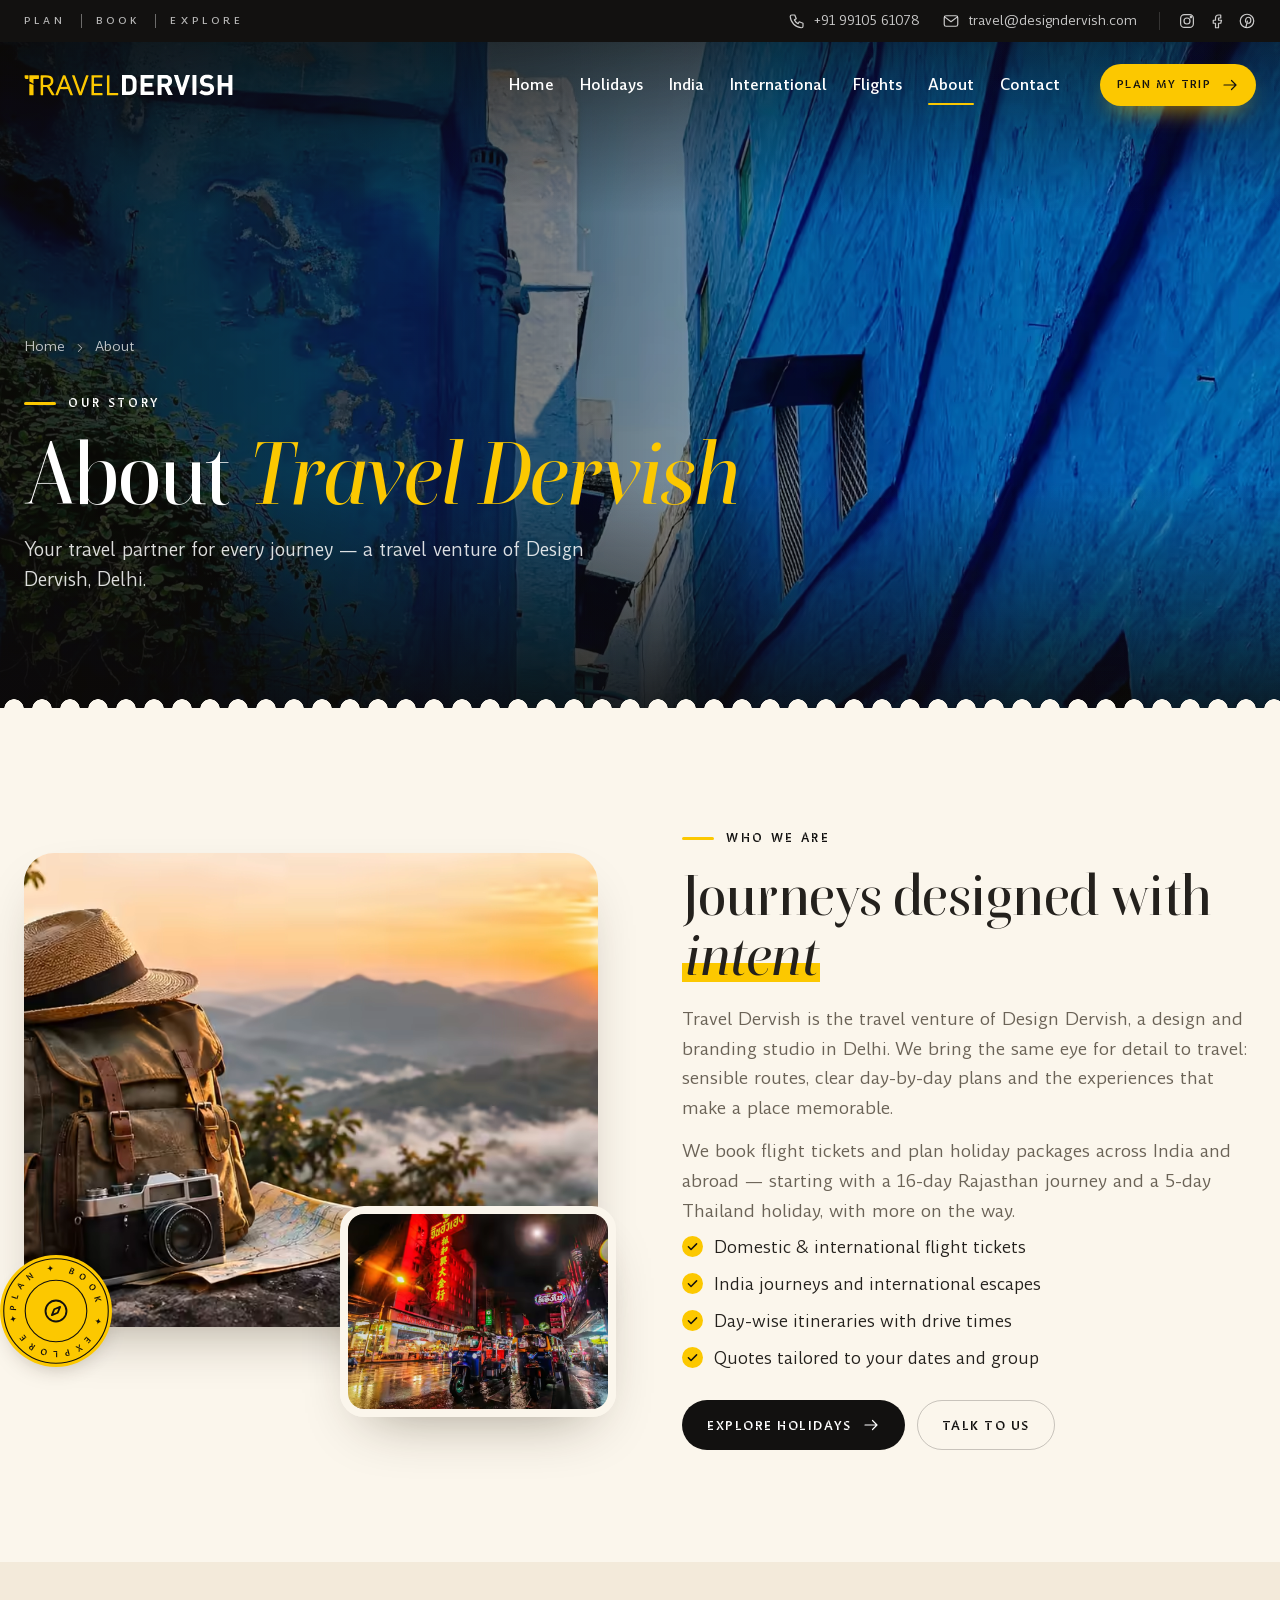
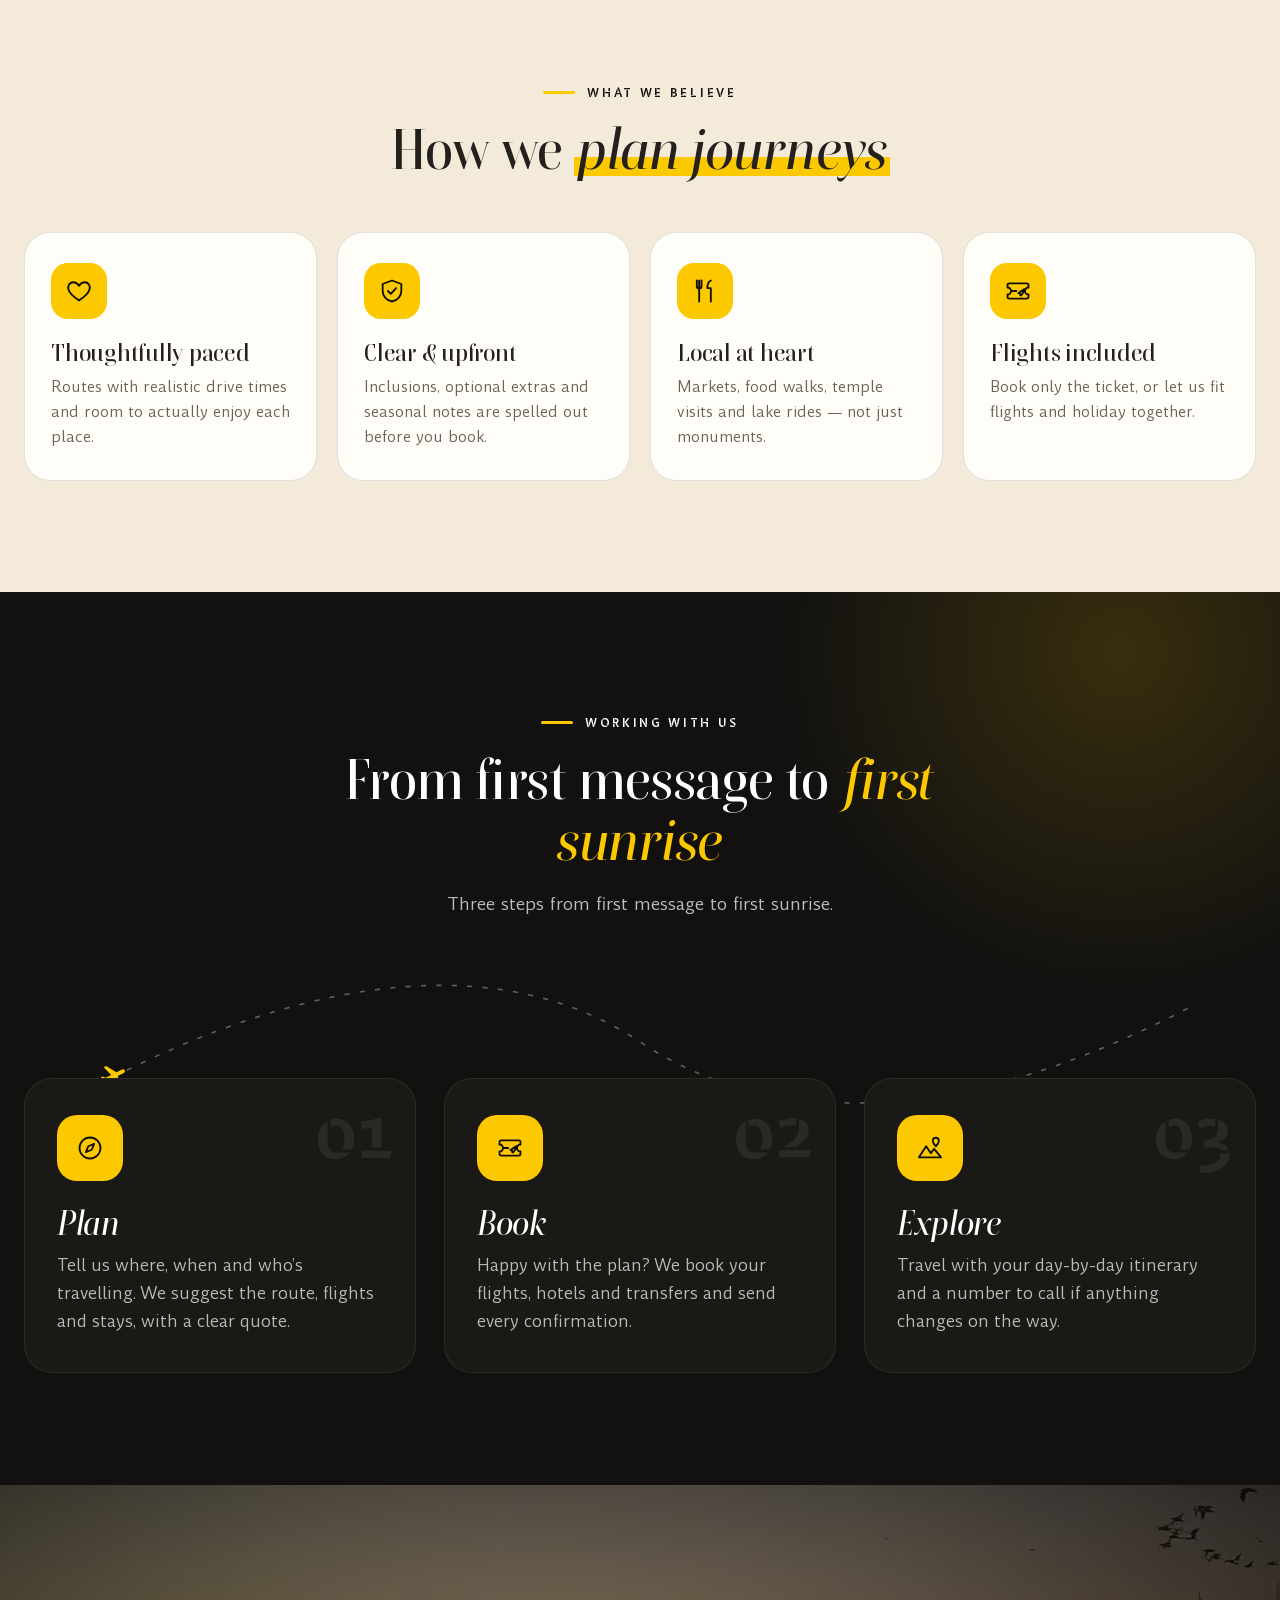
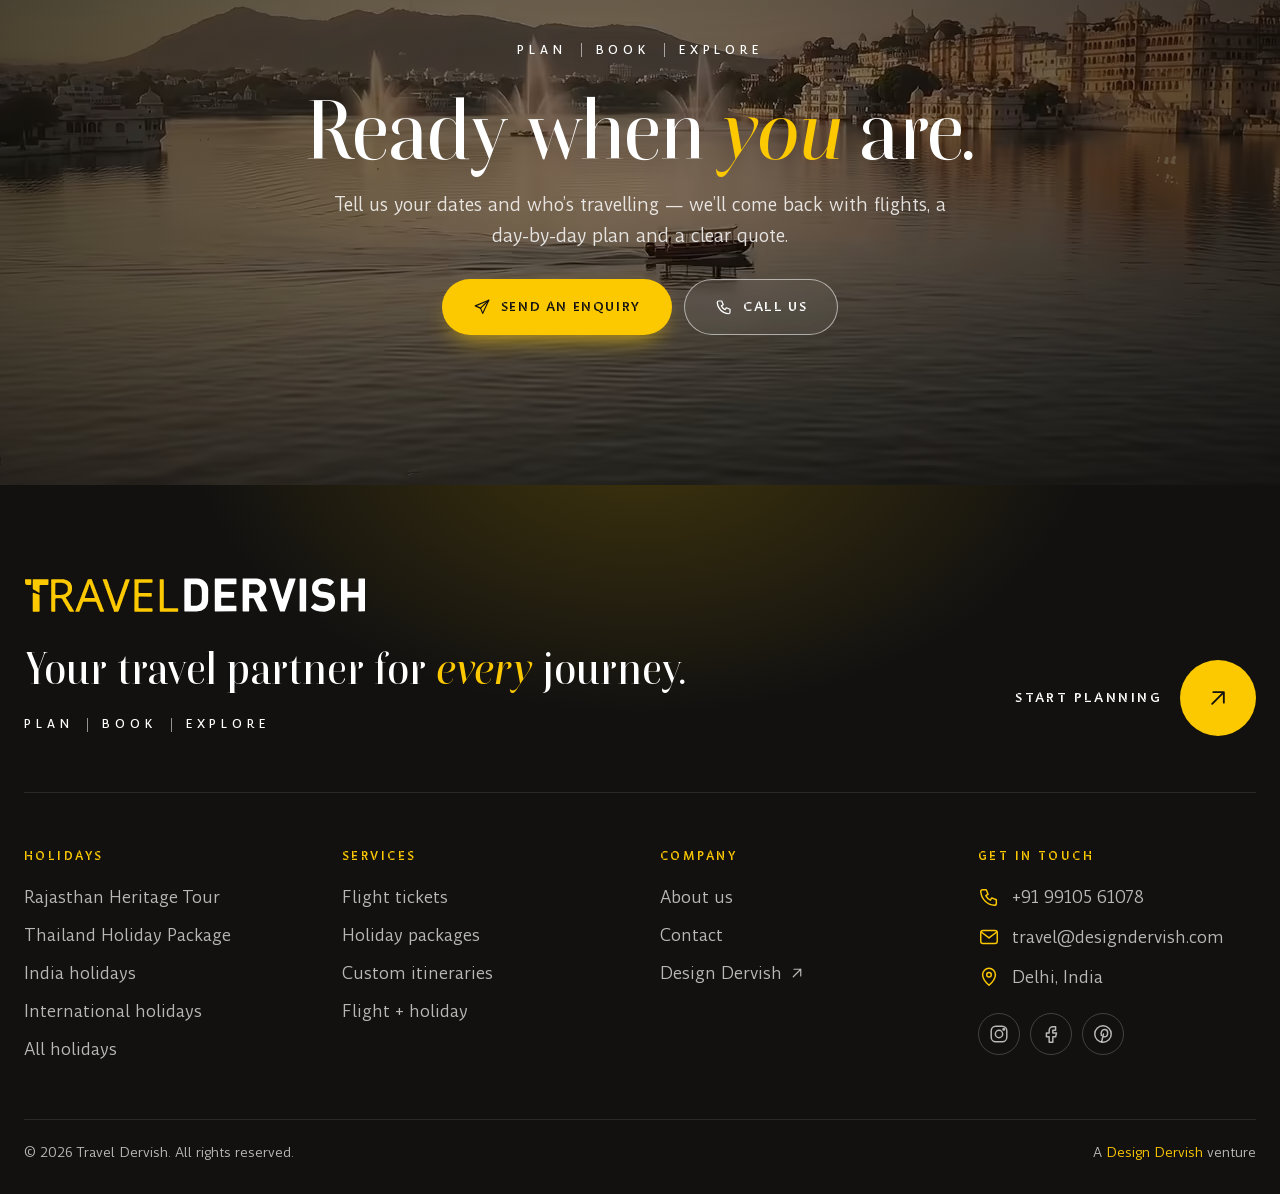
<file: website/about.html>
<!doctype html>
<html lang="en">
<head>
<meta charset="utf-8">
<meta name="viewport" content="width=device-width, initial-scale=1">
<title>About Us | Travel Dervish, a Design Dervish venture</title>
<meta name="description" content="Travel Dervish is the travel venture of Design Dervish, Delhi: flight tickets and day-by-day holidays across India and abroad.">
<link rel="canonical" href="https://travel.designdervish.com/about">
<meta property="og:type" content="website">
<meta property="og:site_name" content="Travel Dervish">
<meta property="og:title" content="About Us | Travel Dervish, a Design Dervish venture">
<meta property="og:description" content="Travel Dervish is the travel venture of Design Dervish, Delhi: flight tickets and day-by-day holidays across India and abroad.">
<meta property="og:url" content="https://travel.designdervish.com/about">
<meta property="og:image" content="https://travel.designdervish.com/assets/img/og-travel-dervish.jpg">
<meta property="og:image:type" content="image/jpeg">
<meta property="og:image:width" content="1200">
<meta property="og:image:height" content="630">
<meta property="og:image:alt" content="Travel Dervish: Your Travel Partner for Every Journey">
<meta name="twitter:card" content="summary_large_image">
<meta name="twitter:image" content="https://travel.designdervish.com/assets/img/og-travel-dervish.jpg">
<meta name="theme-color" content="#121110">
<link rel="icon" href="assets/img/favicon.svg" type="image/svg+xml">
<link rel="apple-touch-icon" href="assets/img/apple-touch-icon.png">
<link rel="preload" as="image" type="image/avif" href="assets/img/hero-about.avif" imagesrcset="assets/img/hero-about-sm.avif 960w, assets/img/hero-about.avif 1920w" imagesizes="100vw" fetchpriority="high">
<link rel="preload" href="assets/fonts/boska-500.woff2" as="font" type="font/woff2" crossorigin><link rel="preload" href="assets/fonts/boska-500i.woff2" as="font" type="font/woff2" crossorigin><link rel="preload" href="assets/fonts/amulya-400.woff2" as="font" type="font/woff2" crossorigin><link rel="preload" href="assets/fonts/bespoke-stencil-500.woff2" as="font" type="font/woff2" crossorigin>
<style>@font-face{font-family:'Boska';font-style:normal;font-weight:500;font-display:swap;src:url('assets/fonts/boska-500.woff2') format('woff2')}@font-face{font-family:'Boska';font-style:italic;font-weight:500;font-display:swap;src:url('assets/fonts/boska-500i.woff2') format('woff2')}@font-face{font-family:'Bespoke Stencil';font-style:normal;font-weight:500;font-display:swap;src:url('assets/fonts/bespoke-stencil-500.woff2') format('woff2')}@font-face{font-family:'Bespoke Stencil';font-style:normal;font-weight:700;font-display:swap;src:url('assets/fonts/bespoke-stencil-700.woff2') format('woff2')}@font-face{font-family:'Amulya';font-style:normal;font-weight:400;font-display:swap;src:url('assets/fonts/amulya-400.woff2') format('woff2')}@font-face{font-family:'Amulya';font-style:normal;font-weight:500;font-display:swap;src:url('assets/fonts/amulya-500.woff2') format('woff2')}@font-face{font-family:'Amulya';font-style:normal;font-weight:700;font-display:swap;src:url('assets/fonts/amulya-700.woff2') format('woff2')}@font-face{font-family:'Boska Fallback';src:local('Georgia');size-adjust:93.89%;ascent-override:102.24%;descent-override:26.63%;line-gap-override:9.59%}@font-face{font-family:'Bespoke Stencil Fallback';src:local('Arial');size-adjust:107.60%;ascent-override:91.08%;descent-override:25.09%;line-gap-override:8.36%}@font-face{font-family:'Amulya Fallback';src:local('Arial');size-adjust:108.10%;ascent-override:96.21%;descent-override:32.38%;line-gap-override:8.33%}:root{--ink:#121110;--ink-2:#1b1915;--ink-3:#2a2621;--ink-4:#3b362f;--sun:#FCC800;--sun-2:#FFDA4A;--sun-3:#E2A900;--sun-soft:#FFF4C9;--ember:#E8711C;--cream:#FBF6EC;--sand:#F3EADA;--sand-2:#E8DBC4;--paper:#FFFDF8;--text:#24211d;--muted:#6b6357;--line:rgba(18,17,16,.12);--line-2:rgba(18,17,16,.22);--f-display:'Boska','Boska Fallback',Georgia,'Times New Roman',serif;--f-label:'Bespoke Stencil','Bespoke Stencil Fallback',Arial,sans-serif;--f-body:'Amulya','Amulya Fallback',Arial,system-ui,sans-serif;--r:18px;--r-lg:28px;--shadow:0 24px 60px -28px rgba(40,26,6,.45);--shadow-sm:0 10px 26px -14px rgba(40,26,6,.4);--ease:cubic-bezier(.2,.8,.2,1);--container:1240px;--notch-bg:var(--cream);--sky:linear-gradient(180deg,#9DB5C6 0%,#D9D3C6 30%,#F3D3A4 56%,#F4AE66 80%,#E98A3F 100%)}*,*::before,*::after{box-sizing:border-box}html{scroll-behavior:smooth;-webkit-text-size-adjust:100%;overflow-x:clip}body{margin:0;font-family:var(--f-body);font-size:17px;line-height:1.65;color:var(--text);background:var(--cream);-webkit-font-smoothing:antialiased;text-rendering:optimizeLegibility;overflow-x:clip}img,video,svg{display:block;max-width:100%}img{height:auto}picture{display:contents}video{object-fit:cover}a{color:inherit;text-decoration:none}button{font:inherit;color:inherit;cursor:pointer;background:none;border:0;padding:0}h1,h2,h3,h4{font-family:var(--f-display);font-weight:500;line-height:1.08;margin:0;letter-spacing:-.01em}p{margin:0 0 1em}::selection{background:var(--sun);color:var(--ink)}:focus-visible{outline:2.5px solid var(--sun-3);outline-offset:3px}.container{width:min(var(--container),100% - 48px);margin-inline:auto}[id]{scroll-margin-top:96px}.sr-only{position:absolute;left:-9999px;top:0;z-index:999;background:var(--sun);color:var(--ink);padding:12px 18px;border-radius:10px}.sr-only:focus{left:16px;top:16px}.ta-r{text-align:right}.grow{flex:1}.i{width:22px;height:22px;flex:none;fill:none;stroke:currentColor;stroke-width:1.6;stroke-linecap:round;stroke-linejoin:round}.i--xs{width:14px;height:14px}.i--sm{width:18px;height:18px}.i--lg{width:28px;height:28px}.i--xl{width:42px;height:42px;stroke-width:1.3}.btn{position:relative;display:inline-flex;align-items:center;justify-content:center;gap:10px;padding:15px 24px;border-radius:999px;border:1.5px solid transparent;font-family:var(--f-label);font-weight:500;font-size:.8rem;letter-spacing:.12em;text-transform:uppercase;line-height:1;white-space:nowrap;transition:transform .35s var(--ease),background .3s,color .3s,border-color .3s,box-shadow .3s}.btn:hover{transform:translateY(-2px)}.btn:active{transform:translateY(0)}.btn--sun{background:var(--sun);color:var(--ink);box-shadow:0 12px 26px -12px rgba(252,200,0,.85)}.btn--sun:hover{background:var(--sun-2);box-shadow:0 16px 32px -12px rgba(252,200,0,.9)}.btn--ink{background:var(--ink);color:#fff}.btn--ink:hover{background:var(--ink-4)}.btn--ghost{border-color:rgba(255,255,255,.55);color:#fff;background:rgba(255,255,255,.06);backdrop-filter:blur(6px)}.btn--ghost:hover{background:#fff;color:var(--ink);border-color:#fff}.btn--line{border-color:var(--line-2);color:var(--ink)}.btn--line:hover{border-color:var(--ink);background:var(--ink);color:#fff}.btn--line-light{border-color:rgba(255,255,255,.3);color:#fff}.btn--line-light:hover{border-color:var(--sun);color:var(--sun)}.btn--sm{padding:11px 16px;font-size:.7rem}.btn--lg{padding:18px 30px;font-size:.84rem}.btn--block{width:100%}.btns{display:flex;flex-wrap:wrap;gap:12px;margin-top:28px}.btns--center{justify-content:center}.btns--col{flex-direction:column;margin-top:auto;gap:8px}.motto{display:inline-flex;align-items:center;gap:14px;font-weight:500;font-size:.72rem;letter-spacing:.42em;text-transform:uppercase;color:var(--ink)}.motto i{width:1px;height:14px;background:currentColor;opacity:.55}.motto--light{color:#fff}.kicker{display:inline-flex;align-items:center;gap:12px;margin-bottom:16px;font-family:var(--f-label);font-weight:500;font-size:.76rem;letter-spacing:.22em;text-transform:uppercase;color:var(--ink)}.kicker::before{content:"";width:32px;height:3px;border-radius:3px;background:var(--sun)}.kicker--light{color:#fff}.head{max-width:740px;margin-bottom:52px}.head--center{margin-inline:auto;text-align:center}.title{font-size:clamp(2.2rem,4.4vw,3.6rem)}.title em,.phero--sky .phero__title em,.center-page h1 em{font-style:italic;padding:0 .06em;-webkit-box-decoration-break:clone;box-decoration-break:clone;background:linear-gradient(180deg,transparent 62%,var(--sun) 62%,var(--sun) 90%,transparent 90%)}.head--light .title,.head--light .kicker{color:#fff}.head--light .title em{background:none;color:var(--sun)}.lead{font-size:1.12rem;color:var(--muted);margin:18px 0 0}.lead + .lead{margin-top:14px}.head--light .lead{color:rgba(255,255,255,.72)}.head-split{display:flex;align-items:flex-end;justify-content:space-between;gap:24px;margin-bottom:52px}.head-split .head{margin-bottom:0}.link-arrow{display:inline-flex;align-items:center;gap:10px;padding-bottom:6px;border-bottom:2px solid var(--sun);font-family:var(--f-label);font-size:.76rem;letter-spacing:.16em;text-transform:uppercase;white-space:nowrap}.link-arrow .i{transition:transform .3s var(--ease)}.link-arrow:hover .i{transform:translateX(4px)}.badge{position:absolute;top:16px;left:16px;z-index:2;padding:8px 13px;border-radius:999px;background:var(--sun);color:var(--ink);font-family:var(--f-label);font-size:.64rem;letter-spacing:.16em;text-transform:uppercase;line-height:1}.badge--ember{background:var(--ember);color:#fff}.chips{display:flex;flex-wrap:wrap;gap:8px;align-items:center}.chips .badge{position:static}.chips--light{margin-bottom:18px}.chips--light span:not(.badge){padding:7px 14px;border-radius:999px;background:rgba(255,255,255,.14);backdrop-filter:blur(6px);font-size:.85rem}.ticks{list-style:none;padding:0;margin:8px 0;display:grid;gap:9px}.ticks li{display:flex;gap:11px;align-items:flex-start}.ticks .i{width:21px;height:21px;padding:3.5px;margin-top:3px;border-radius:50%;background:var(--sun);color:var(--ink);stroke-width:2.6}.ticks--sm{font-size:.95rem}.barcode{display:block;flex:none;width:104px;height:36px;opacity:.85;background:repeating-linear-gradient(90deg,var(--ink) 0 2px,transparent 2px 4px,var(--ink) 4px 5px,transparent 5px 8px,var(--ink) 8px 11px,transparent 11px 12px,var(--ink) 12px 13px,transparent 13px 16px)}.stamp{position:relative;display:grid;place-items:center;width:112px;height:112px;color:#fff;flex:none}.stamp>svg{position:absolute;inset:0;width:100%;height:100%;fill:none;stroke:currentColor;stroke-width:1.2;animation:spin 28s linear infinite}.stamp text{fill:currentColor;stroke:none;font-family:var(--f-label);font-size:9.5px}.stamp b{font-family:var(--f-label);font-weight:700;font-size:1.35rem;letter-spacing:.06em}.stamp b .i{width:28px;height:28px}.stamp--ink{color:var(--ink)}.stamp--sun{color:var(--ink);background:var(--sun);border-radius:50%;box-shadow:var(--shadow-sm)}@keyframes spin{to{transform:rotate(360deg)}}[data-tilt]{transform:perspective(1100px) rotateX(var(--rx,0deg)) rotateY(var(--ry,0deg));transition:transform .7s var(--ease)}[data-tilt].is-tilting{transition:transform .12s linear}.glare{position:absolute;inset:0;z-index:6;pointer-events:none;border-radius:inherit;opacity:0;transition:opacity .4s;background:radial-gradient(circle at var(--gx,50%) var(--gy,50%),rgba(255,255,255,.45),transparent 48%);mix-blend-mode:soft-light}[data-tilt].is-tilting .glare{opacity:1}.topbar{position:relative;z-index:60;background:var(--ink);color:rgba(255,255,255,.78);font-size:.85rem}.topbar__inner{display:flex;align-items:center;justify-content:space-between;gap:20px;height:42px}.topbar .motto{font-size:.62rem;color:rgba(255,255,255,.7)}.topbar__right{display:flex;align-items:center;gap:22px}.topbar__right>a{display:inline-flex;align-items:center;gap:8px;white-space:nowrap;transition:color .2s}.topbar__right>a:hover{color:var(--sun)}.topbar__right b{color:#fff;font-weight:700}.topbar__social{display:flex;gap:12px;padding-left:18px;border-left:1px solid rgba(255,255,255,.15)}.topbar__social a:hover{color:var(--sun)}.header{position:relative;z-index:50;color:var(--ink)}.header--solid{position:sticky;top:0;background:rgba(251,246,236,.94);backdrop-filter:blur(12px);border-bottom:1px solid var(--line)}.header--overlay{position:absolute;top:42px;left:0;right:0;color:#fff}.header--overlay.is-fixed{position:fixed;top:0;color:var(--ink);background:rgba(251,246,236,.93);backdrop-filter:blur(14px) saturate(1.3);box-shadow:0 12px 30px -22px rgba(0,0,0,.55);animation:drop .55s var(--ease)}@keyframes drop{from{transform:translateY(-100%)}}.header__inner{display:flex;align-items:center;gap:28px;height:86px;transition:height .3s}.is-fixed .header__inner,.header--solid .header__inner{height:72px}.logo{display:inline-flex;color:inherit;flex:none}.logo__mark{height:22px;width:209px}.logo--light{color:#fff}.logo--lg .logo__mark{height:36px;width:342px}.nav{display:flex;gap:2px;margin-left:auto}.nav__link{position:relative;padding:10px 12px;font-weight:500;font-size:.96rem}.nav__link::after{content:"";position:absolute;left:12px;right:12px;bottom:3px;height:2px;border-radius:2px;background:var(--sun);transform:scaleX(0);transform-origin:left;transition:transform .35s var(--ease)}.nav__link:hover::after,.nav__link.is-active::after{transform:scaleX(1)}.header__actions{display:flex;align-items:center;gap:12px}.nav-toggle{display:none;width:48px;height:48px;border-radius:50%;border:1.5px solid currentColor;place-items:center}.mobile-nav{position:fixed;inset:0;z-index:120;display:flex;flex-direction:column;padding:22px 24px 30px;overflow-y:auto;background:var(--ink);color:#fff;transform:translateX(100%);visibility:hidden;transition:transform .55s var(--ease),visibility 0s .55s}.mobile-nav.is-open{transform:none;visibility:visible;transition:transform .55s var(--ease)}.mobile-nav__top{display:flex;align-items:center;justify-content:space-between;margin-bottom:24px}.mobile-nav__close{width:48px;height:48px;border-radius:50%;border:1.5px solid rgba(255,255,255,.3);display:grid;place-items:center}.m-link{display:flex;align-items:center;justify-content:space-between;padding:15px 2px;border-bottom:1px solid rgba(255,255,255,.1);font-family:var(--f-display);font-size:1.8rem}.m-link .i{color:var(--sun);opacity:.6}.m-link.is-active{color:var(--sun)}.mobile-nav__foot{margin-top:auto;padding-top:28px;display:grid;gap:12px;justify-items:center}.mobile-nav__foot .motto{margin-top:10px;font-size:.62rem;opacity:.7}.hero{position:relative;display:flex;flex-direction:column;min-height:max(700px,calc(100svh - 42px));color:#fff;background:var(--ink);overflow:hidden;isolation:isolate}.hero__stage{position:absolute;inset:-5%;z-index:-2;will-change:transform;transform:translate3d(0,0,0)}.clip{position:absolute;inset:0;opacity:0;transition:opacity 1.3s ease;overflow:hidden}.clip.is-active{opacity:1;z-index:1}.clip.is-leaving{opacity:0;z-index:0}.clip img,.clip video{position:absolute;inset:0;width:100%;height:100%;object-fit:cover}.clip video{opacity:0;transition:opacity .9s ease}.clip.is-playing video{opacity:1}.clip img,.clip video{transform:scale(1.02);backface-visibility:hidden}.clip.is-active img,.clip.is-active video,.clip.is-leaving img,.clip.is-leaving video{animation:push 12s cubic-bezier(.25,.6,.3,1) both}.clip--still.is-active img{animation:drift 26s ease-in-out infinite alternate}@keyframes push{from{transform:scale(1.14)}to{transform:scale(1.02)}}@keyframes drift{from{transform:scale(1.05) translate(0,0)}to{transform:scale(1.17) translate(-2%,-1.5%)}}.hero__shade{position:absolute;inset:0;z-index:-1;pointer-events:none;background:linear-gradient(90deg,rgba(12,10,8,.8) 0%,rgba(12,10,8,.5) 42%,rgba(12,10,8,.12) 72%),linear-gradient(0deg,rgba(12,10,8,.8) 0%,transparent 34%),linear-gradient(180deg,rgba(12,10,8,.6) 0%,transparent 26%)}.hero__inner{flex:1;display:grid;grid-template-columns:minmax(0,1fr) 430px;gap:56px;align-items:center;padding-top:128px;padding-bottom:28px}[data-depth]{will-change:transform}.hero__title{margin:20px 0 18px;font-size:clamp(3rem,6.4vw,6rem);line-height:.98;letter-spacing:-.02em}.hero__title .ln{display:block;overflow:hidden;padding-bottom:.1em;margin-bottom:-.1em}.hero__title .ln>span{display:inline-block;animation:rise 1.2s var(--ease) both .15s}.hero__title .ln + .ln>span{animation-delay:.3s}.hero__title em{color:var(--sun)}@keyframes rise{from{transform:translateY(108%)}}.hero__text{max-width:540px;font-size:1.2rem;color:rgba(255,255,255,.86);animation:fade 1.2s ease both .5s}.hero__actions{display:flex;flex-wrap:wrap;gap:14px;margin-top:30px;animation:fade 1.2s ease both .7s}.hero .motto{animation:fade 1s ease both}@keyframes fade{from{opacity:0;transform:translateY(14px)}}.hero__bottom{display:flex;align-items:flex-end;gap:22px;padding-bottom:26px}.chapters{flex:1;display:grid;grid-template-columns:repeat(4,1fr);gap:22px}.chapter{display:grid;gap:2px;text-align:left;color:rgba(255,255,255,.55);transition:color .3s}.chapter__bar{height:2px;margin-bottom:12px;border-radius:2px;background:rgba(255,255,255,.25);overflow:hidden}.chapter__bar i{display:block;height:100%;background:var(--sun);transform:scaleX(0);transform-origin:left}.chapter.is-active .chapter__bar i{animation:bar var(--chapter-dur,9s) linear forwards}.hero.is-paused .chapter.is-active .chapter__bar i{animation-play-state:paused}@keyframes bar{to{transform:scaleX(1)}}.chapter__scope{font-family:var(--f-label);font-size:.62rem;letter-spacing:.2em;text-transform:uppercase;color:var(--sun)}.chapter strong{font-family:var(--f-display);font-weight:500;font-size:1.18rem;color:#fff}.chapter small{font-size:.8rem}.chapter.is-active,.chapter:hover{color:rgba(255,255,255,.88)}.hero__pause{flex:none;width:46px;height:46px;border-radius:50%;border:1.5px solid rgba(255,255,255,.4);display:grid;place-items:center;transition:.3s}.hero__pause:hover{background:#fff;color:var(--ink)}.hero__pause .i:last-child,.hero.is-paused .hero__pause .i:first-child{display:none}.hero.is-paused .hero__pause .i:last-child{display:block}.booker{position:relative;padding:18px;border-radius:28px;color:#fff;background:rgba(18,17,16,.82);animation:fade 1s ease both .55s;border:1px solid rgba(255,255,255,.16);box-shadow:0 30px 70px -24px rgba(0,0,0,.7)}.booker__tabs{position:relative;display:grid;grid-template-columns:1fr auto 1fr;align-items:center;gap:10px;margin-bottom:14px}.booker__tabs::before{content:"";position:absolute;left:50%;top:4px;bottom:4px;width:1px;background:rgba(255,255,255,.22)}.booker__tab{display:flex;flex-direction:column;align-items:center;gap:6px;padding:10px 8px;border-radius:18px;text-align:center;font-weight:700;font-size:1.04rem;line-height:1.12;color:rgba(255,255,255,.62);transition:background .3s,color .3s}.booker__tab:hover{color:#fff}.booker__tab.is-active{color:#fff;background:rgba(255,255,255,.1)}.booker__tab.is-active .i{color:var(--sun)}.booker__tab .i--xl{width:36px;height:36px}.booker__or{position:relative;z-index:1;width:36px;height:36px;border-radius:50%;display:grid;place-items:center;background:var(--sun);color:var(--ink);font-weight:700;font-size:.9rem}.booker__panel{display:none;gap:10px}.booker__panel.is-active{display:grid;animation:fade .45s ease}.seg{display:flex;gap:4px;padding:4px;border-radius:999px;background:rgba(255,255,255,.1)}.seg label{position:relative;flex:1}.seg input{position:absolute;inset:0;opacity:0;cursor:pointer}.seg span{display:flex;align-items:center;justify-content:center;gap:7px;padding:9px 10px;border-radius:999px;cursor:pointer;font-weight:500;font-size:.84rem;white-space:nowrap;transition:background .25s,color .25s}.seg input:checked + span{background:var(--sun);color:var(--ink)}.seg input:focus-visible + span{outline:2px solid var(--sun);outline-offset:2px}.bf{display:flex;flex-direction:column;gap:1px;min-width:0;padding:7px 14px;border-radius:14px;background:rgba(255,253,248,.96);color:var(--ink);cursor:text;transition:box-shadow .2s}.bf>span{font-family:var(--f-label);font-size:.6rem;letter-spacing:.16em;text-transform:uppercase;color:var(--muted)}.bf input,.bf select{width:100%;min-width:0;padding:0;border:0;outline:0;background:transparent;font:inherit;font-weight:500;font-size:.98rem;color:var(--ink);color-scheme:light}.bf select{appearance:none;cursor:pointer}.bf:focus-within{box-shadow:0 0 0 2.5px var(--sun)}.bf[hidden]{display:none}.bf-route{display:grid;grid-template-columns:1fr auto 1fr;align-items:center;gap:8px}.bf-swap{width:38px;height:38px;border-radius:50%;display:grid;place-items:center;background:var(--sun);color:var(--ink);transition:transform .45s var(--ease)}.bf-swap:hover{transform:rotate(180deg)}.bf-row{display:grid;grid-template-columns:1fr 1fr;gap:8px}.bf-row:has(>[hidden]){grid-template-columns:1fr}.booker .btn{margin-top:4px}@media (hover:hover) and (pointer:fine) and (min-width:1025px){.booker{background:rgba(18,17,16,.52);-webkit-backdrop-filter:blur(14px) saturate(1.25);backdrop-filter:blur(14px) saturate(1.25)}}.ticker{overflow:hidden;background:var(--sun);color:var(--ink)}.ticker__track{display:flex;width:max-content;animation:marquee 40s linear infinite;will-change:transform}.ticker span{padding:17px 0;font-family:var(--f-label);font-weight:500;font-size:1.02rem;letter-spacing:.16em;text-transform:uppercase;white-space:nowrap}.ticker i{padding:17px 26px;font-style:normal;opacity:.6}@keyframes marquee{to{transform:translateX(-50%)}}.section{position:relative;padding:112px 0}.section--sand{background:var(--sand);--notch-bg:var(--sand)}.section--ink{background:var(--ink);color:#fff;--notch-bg:var(--ink)}.duo{display:grid;grid-template-columns:1fr 84px 1fr;align-items:stretch}.duo__or{position:relative;display:grid;place-items:center}.duo__or::before{content:"";position:absolute;left:50%;top:8%;bottom:8%;width:1px;background:var(--line-2)}.duo__or span{position:relative;width:56px;height:56px;border-radius:50%;display:grid;place-items:center;background:var(--sun);font-weight:700;font-size:1.05rem;box-shadow:0 0 0 9px var(--cream)}.duo__card{position:relative;display:flex;flex-direction:column;gap:14px;min-height:520px;padding:40px;border-radius:var(--r-lg);overflow:hidden;isolation:isolate}.duo__card h3{font-size:clamp(2.2rem,3.4vw,2.9rem)}.duo__card p{max-width:440px;margin:0}.duo__card .btn{align-self:flex-start;margin-top:10px}.duo__card--sky{background:linear-gradient(160deg,#FFF8E0 0%,#FCE6B9 52%,#F6C38A 100%);color:var(--ink)}.duo__card--photo{background:var(--ink);color:#fff}.duo__card--photo::before{content:"";position:absolute;inset:0;z-index:-1;background:linear-gradient(180deg,rgba(12,10,8,.2) 0%,rgba(12,10,8,.55) 45%,rgba(12,10,8,.9) 100%)}.duo__bg{position:absolute;inset:0;z-index:-2;width:100%;height:100%;object-fit:cover;transition:transform 1.4s var(--ease)}.duo__card--photo:hover .duo__bg{transform:scale(1.07)}.duo__card--photo p{color:rgba(255,255,255,.85)}.duo__top{display:flex;align-items:flex-start;justify-content:space-between;margin-bottom:auto;padding-bottom:30px}.duo__icon{width:82px;height:82px;border-radius:24px;display:grid;place-items:center;background:var(--ink);color:var(--sun)}.duo__card--photo .duo__icon{background:var(--sun);color:var(--ink)}.duo__num{font-family:var(--f-label);font-size:3.6rem;line-height:1;opacity:.16}.duo__arc{position:absolute;right:-30px;top:30px;z-index:-1;width:62%;fill:none;stroke:var(--ink);stroke-width:1.5;stroke-dasharray:4 9;opacity:.32}.worlds{display:grid;grid-template-columns:1fr 1fr;gap:28px}.world{position:relative;display:block;aspect-ratio:5 / 5.6;max-height:660px;border-radius:var(--r-lg);overflow:hidden;color:#fff;background:var(--ink);isolation:isolate}.world img,.world video{position:absolute;inset:0;z-index:-2;width:100%;height:100%;object-fit:cover;transition:transform 1.4s var(--ease),opacity .7s}.world video{opacity:0}.world.is-playing video{opacity:1}.world:hover img,.world:hover video{transform:scale(1.06)}.world::after{content:"";position:absolute;inset:0;z-index:-1;background:linear-gradient(180deg,rgba(12,10,8,.1) 30%,rgba(12,10,8,.86) 100%)}.world .stamp{position:absolute;top:24px;right:24px}.world__body{position:absolute;left:32px;right:110px;bottom:30px}.world__count{display:inline-flex;align-items:center;gap:8px;margin-bottom:14px;padding:8px 14px;border-radius:999px;background:rgba(255,255,255,.14);backdrop-filter:blur(8px);font-family:var(--f-label);font-size:.7rem;letter-spacing:.18em;text-transform:uppercase}.world h3{font-size:clamp(2.6rem,5vw,4.4rem);font-style:italic}.world p{margin:6px 0 0;color:rgba(255,255,255,.82)}.world__go{position:absolute;right:28px;bottom:30px;width:64px;height:64px;border-radius:50%;display:grid;place-items:center;background:var(--sun);color:var(--ink);transition:transform .5s var(--ease)}.world:hover .world__go{transform:rotate(45deg) scale(1.05)}.passes{display:grid;grid-template-columns:repeat(3,1fr);gap:28px;align-items:stretch}.pass{position:relative;display:flex;flex-direction:column;border-radius:26px;background:var(--paper);box-shadow:var(--shadow)}.pass__media{position:relative;display:block;aspect-ratio:16 / 10.5;overflow:hidden;border-radius:26px 26px 0 0}.pass__media img{width:100%;height:100%;object-fit:cover;transition:transform 1.2s var(--ease)}.pass:hover .pass__media img{transform:scale(1.07)}.pass__scope{position:absolute;left:16px;bottom:14px;display:inline-flex;align-items:center;gap:6px;padding:7px 12px;border-radius:999px;background:rgba(18,17,16,.62);backdrop-filter:blur(8px);color:#fff;font-family:var(--f-label);font-size:.64rem;letter-spacing:.16em;text-transform:uppercase}.pass__body{flex:1;padding:24px 26px 22px}.pass__route{display:grid;grid-template-columns:auto 1fr auto;align-items:end;gap:14px;margin-bottom:20px}.pass__route small,.pass__meta dt{display:block;font-family:var(--f-label);font-size:.6rem;letter-spacing:.18em;text-transform:uppercase;color:var(--muted)}.pass__route b{font-family:var(--f-display);font-weight:500;font-size:1.45rem;line-height:1.1}.pass__fly{position:relative;display:flex;align-items:center;gap:6px;padding-bottom:8px}.pass__fly span{flex:1;border-top:1.5px dashed var(--line-2)}.pass__fly small{position:absolute;left:0;right:0;bottom:-12px;text-align:center;letter-spacing:.12em}.pass__plane{width:20px;height:20px;transform:rotate(90deg);color:var(--ink)}.pass:hover .pass__plane{animation:hop 1.4s var(--ease) infinite}@keyframes hop{50%{translate:8px -3px}}.pass__title{font-size:1.7rem;margin-bottom:10px}.pass__title a{background:linear-gradient(var(--sun),var(--sun)) 0 92% / 0 4px no-repeat;transition:background-size .45s var(--ease)}.pass__title a:hover{background-size:100% 4px}.pass__text{margin:0;font-size:.98rem;color:var(--muted)}.pass__stub{position:relative;padding:20px 26px 24px;border-top:2px dashed var(--line-2)}.pass__stub::before,.pass__stub::after{content:"";position:absolute;top:-15px;width:14px;height:28px;background:var(--notch-bg)}.pass__stub::before{left:0;border-radius:0 14px 14px 0;box-shadow:inset -4px 0 6px -4px rgba(40,26,6,.25)}.pass__stub::after{right:0;border-radius:14px 0 0 14px;box-shadow:inset 4px 0 6px -4px rgba(40,26,6,.25)}.pass__meta{display:grid;grid-template-columns:repeat(3,1fr);gap:10px;margin:0 0 18px}.pass__meta dd{margin:3px 0 0;font-weight:700;font-size:.98rem}.pass__meta--col{grid-template-columns:1fr;gap:14px;margin:0}.pass__foot{display:flex;align-items:center;justify-content:space-between;gap:14px}.pass--blank{background:var(--ink);color:#fff}.pass__blank{position:relative;padding:32px 26px 4px}.pass__blank .stamp{position:absolute;top:-30px;right:-18px;width:92px;height:92px;color:var(--ink);background:var(--sun);border-radius:50%;box-shadow:var(--shadow-sm)}.pass--blank .pass__blank{padding-top:40px}.pass__blank .stamp b .i{width:24px;height:24px}.pass--blank .kicker{color:#fff}.pass__blank h3{margin:6px 0 10px;font-size:2.2rem}.pass__blank h3 em{color:var(--sun)}.pass__blank p{max-width:82%;margin:0;font-size:.98rem;color:rgba(255,255,255,.72)}.pass--blank .pass__route small{color:rgba(255,255,255,.55)}.pass--blank .pass__fly span{border-color:rgba(255,255,255,.3)}.pass--blank .pass__plane{color:var(--sun)}.pass__route--blank b{font-style:italic;color:rgba(255,255,255,.92)}.pass--blank .pass__stub{border-top-color:rgba(255,255,255,.2)}.pbe{overflow:hidden}.pbe::before{content:"";position:absolute;top:-320px;right:-220px;width:760px;height:760px;border-radius:50%;pointer-events:none;background:radial-gradient(circle,rgba(252,200,0,.16),transparent 64%)}.pbe__track{position:relative}.pbe__path{width:100%;height:auto;margin-bottom:-46px;overflow:visible}.pbe__path path{fill:none;stroke:rgba(255,255,255,.32);stroke-width:1.6;stroke-dasharray:5 10}.pbe__plane{color:var(--sun)}.pbe__steps{position:relative;display:grid;grid-template-columns:repeat(3,1fr);gap:28px}.pbe__step{position:relative;overflow:hidden;padding:36px 32px;border-radius:var(--r-lg);background:var(--ink-2);border:1px solid rgba(255,255,255,.08);transition:border-color .4s,transform .5s var(--ease)}.pbe__step:hover{border-color:rgba(252,200,0,.5);transform:translateY(-6px)}.pbe__num{position:absolute;top:14px;right:22px;font-family:var(--f-label);font-size:4.8rem;line-height:1;color:rgba(255,255,255,.07)}.pbe__icon{width:66px;height:66px;margin-bottom:24px;border-radius:20px;display:grid;place-items:center;background:var(--sun);color:var(--ink)}.pbe__step h3{margin-bottom:10px;font-size:2.1rem;font-style:italic}.pbe__step p{margin:0;color:rgba(255,255,255,.7)}.flow-section{overflow:hidden}.flow{position:relative;height:clamp(440px,46vw,560px);perspective:1500px;outline:none;touch-action:pan-y;-webkit-user-select:none;user-select:none;-webkit-tap-highlight-color:transparent}.flow:focus-visible{outline:2.5px solid var(--sun-3);outline-offset:-6px;border-radius:30px}.flow__stage{position:absolute;inset:0;transform-style:preserve-3d}.flow__item{position:absolute;left:50%;top:47%;width:clamp(230px,24vw,320px);aspect-ratio:3 / 4;border-radius:24px;overflow:hidden;color:#fff;background:var(--ink);transform:translate(-50%,-50%);box-shadow:0 34px 60px -28px rgba(0,0,0,.6);contain:layout paint;will-change:transform,opacity;backface-visibility:hidden;-webkit-user-drag:none}.flow__item img{position:absolute;top:0;left:-8%;width:116%;max-width:none;height:100%;object-fit:cover;pointer-events:none;will-change:transform;backface-visibility:hidden}.flow__item::after{content:"";position:absolute;inset:0;background:linear-gradient(180deg,transparent 42%,rgba(12,10,8,.88));pointer-events:none}.flow__shade{position:absolute;inset:0;z-index:2;background:rgba(12,10,8,.5);opacity:0;pointer-events:none;will-change:opacity}.flow__info{position:absolute;left:22px;right:22px;bottom:22px;z-index:1;opacity:0;transform:translate3d(0,14px,0);transition:opacity .45s ease,transform .6s var(--ease)}.flow__item.is-active .flow__info{opacity:1;transform:none;transition-delay:.08s}.flow__country{display:inline-flex;align-items:center;gap:6px;font-family:var(--f-label);font-size:.64rem;letter-spacing:.18em;text-transform:uppercase;color:var(--sun)}.flow__info h4{margin:4px 0 2px;font-size:2.1rem;font-style:italic}.flow__info>span:last-child{font-size:.9rem;color:rgba(255,255,255,.82)}.flow.is-dragging .flow__item{cursor:grabbing}html:not(.js) .flow{height:auto}html:not(.js) .flow__stage{position:static;display:flex;gap:20px;overflow-x:auto;padding:0 24px 30px}html:not(.js) .flow__item{position:relative;left:auto;top:auto;flex:0 0 260px;transform:none}html:not(.js) .flow__info{opacity:1;transform:none}.has-flow-cursor .flow,.has-flow-cursor .flow *{cursor:none}.flow-cursor{position:fixed;left:0;top:0;z-index:95;pointer-events:none;will-change:transform;transform:translate3d(-300px,-300px,0)}.flow-cursor__in{position:relative;width:98px;height:98px;margin:-49px 0 0 -49px;border-radius:50%;display:grid;place-items:center;background:var(--sun);color:var(--ink);box-shadow:0 16px 36px -14px rgba(0,0,0,.5);transform:scale(0);transition:transform .45s var(--ease),background .3s,color .3s}.flow-cursor.is-on .flow-cursor__in{transform:scale(1)}.flow-cursor.is-on.is-down .flow-cursor__in{transform:scale(.8)}.flow-cursor.is-view .flow-cursor__in{background:var(--ink);color:var(--sun)}.flow-cursor__in>span{position:absolute;inset:0;display:flex;align-items:center;justify-content:center;gap:5px;font-family:var(--f-label);font-weight:500;font-size:.66rem;letter-spacing:.16em;text-transform:uppercase;transition:opacity .25s ease,transform .35s var(--ease)}.flow-cursor__view{opacity:0;transform:scale(.6)}.flow-cursor.is-view .flow-cursor__drag{opacity:0;transform:scale(.6)}.flow-cursor.is-view .flow-cursor__view{opacity:1;transform:none}.flow-cursor .i{width:13px;height:13px;stroke-width:2.4;transition:transform .35s var(--ease)}.flow-cursor.is-down .flow-cursor__drag .i:first-child{transform:translateX(-5px)}.flow-cursor.is-down .flow-cursor__drag .i:last-child{transform:translateX(5px)}.round-nav{display:flex;gap:10px}.round-btn{width:56px;height:56px;border-radius:50%;display:grid;place-items:center;border:1.5px solid var(--line-2);transition:.3s}.round-btn:hover{border-color:var(--ink);background:var(--ink);color:#fff}.round-btn--fill{background:var(--ink);color:#fff;border-color:var(--ink)}.round-btn--fill:hover{background:var(--sun);color:var(--ink);border-color:var(--sun)}.spotlight{background:var(--ink);color:#fff;overflow:hidden}.spotlight__grid{display:grid;grid-template-columns:1fr 1fr;gap:84px;align-items:center}.spotlight__media{position:relative}.vframe{position:relative;aspect-ratio:4 / 4.6;border-radius:30px;overflow:hidden;background:var(--ink-3);box-shadow:0 40px 90px -36px rgba(0,0,0,.9)}.vframe__video{position:absolute;inset:0;width:100%;height:100%;object-fit:cover;object-position:68% center}.spot-badge{position:absolute;left:-26px;bottom:44px;z-index:3;width:122px;height:122px;border-radius:50%;display:grid;place-content:center;text-align:center;background:var(--sun);color:var(--ink);box-shadow:0 20px 40px -14px rgba(0,0,0,.6)}.spot-badge strong{font-family:var(--f-display);font-size:2.9rem;font-weight:500;line-height:.9}.spot-badge span{font-family:var(--f-label);font-size:.68rem;letter-spacing:.22em;text-transform:uppercase}.spotlight__stamp{position:absolute;top:-34px;right:-26px;z-index:3}.spotlight .kicker{color:#fff}.spotlight .title em{background:none;color:var(--sun)}.spotlight .lead{color:rgba(255,255,255,.72)}.route-chips{display:flex;flex-wrap:wrap;gap:8px;margin:26px 0 22px}.route-chips span{padding:7px 14px;border-radius:999px;border:1px solid rgba(255,255,255,.2);font-size:.85rem}.vband{position:relative;display:flex;align-items:center;min-height:640px;overflow:hidden;color:#fff;background:var(--ink);isolation:isolate}.bgvideo{position:absolute;inset:0;z-index:-2;width:100%;height:100%;object-fit:cover}video.bgvideo,video.vframe__video{opacity:0;transition:opacity .9s ease}video.bgvideo.is-playing,video.vframe__video.is-playing{opacity:1}.vband__shade{position:absolute;inset:0;z-index:-1;background:radial-gradient(ellipse at center,rgba(12,10,8,.38),rgba(12,10,8,.82))}.vband__inner{padding:120px 0;text-align:center}.vband__quote{max-width:980px;margin:26px auto 60px;font-family:var(--f-display);font-size:clamp(2.4rem,5.4vw,4.9rem);line-height:1.04}.vband__quote em,.vband__title em{color:var(--sun)}.vband__title{margin:24px 0 16px;font-size:clamp(2.8rem,6.4vw,5.4rem)}.vband__text{max-width:620px;margin:0 auto;font-size:1.15rem;color:rgba(255,255,255,.84)}.vband--cta{min-height:600px}.stats{display:grid;grid-template-columns:repeat(4,1fr);gap:22px;max-width:1040px;margin:0 auto;padding-top:38px;border-top:1px solid rgba(255,255,255,.2)}.stat strong{display:block;font-family:var(--f-label);font-weight:500;font-size:3.4rem;line-height:1;color:var(--sun)}.stat strong .i{width:54px;height:54px;margin:0 auto;stroke-width:1.3}.stat span{display:block;margin-top:10px;font-size:.92rem;color:rgba(255,255,255,.8)}.moments{display:grid;grid-template-columns:repeat(4,1fr);grid-auto-rows:230px;gap:16px}.moments a{position:relative;display:block;overflow:hidden;border-radius:22px}.moments a:nth-child(1){grid-column:span 2;grid-row:span 2}.moments a:nth-child(3){grid-row:span 2}.moments a:nth-child(5),.moments a:nth-child(6){grid-column:span 2}.moments img{width:100%;height:100%;object-fit:cover;transition:transform 1.1s var(--ease)}.moments a:hover img{transform:scale(1.07)}.moments span{position:absolute;left:14px;bottom:14px;padding:7px 13px;border-radius:999px;background:rgba(18,17,16,.62);backdrop-filter:blur(6px);color:#fff;font-size:.82rem;opacity:0;translate:0 8px;transition:opacity .4s,translate .4s var(--ease)}.moments a:hover span,.moments a:focus-visible span{opacity:1;translate:0 0}.faq-layout{display:grid;grid-template-columns:.85fr 1.15fr;gap:64px;align-items:start}.faq-layout .head{margin-bottom:30px}.faq{display:grid;gap:12px}.faq__item{overflow:hidden;border-radius:18px;background:var(--paper);border:1px solid var(--line);transition:border-color .3s,box-shadow .3s}.faq__item.is-open{border-color:var(--ink);box-shadow:var(--shadow-sm)}.faq__q{width:100%;display:flex;align-items:center;justify-content:space-between;gap:18px;padding:20px 24px;text-align:left;font-family:var(--f-display);font-size:1.28rem;font-weight:500;line-height:1.25}.faq__plus{position:relative;flex:none;width:36px;height:36px;border-radius:50%;background:var(--sand);transition:transform .45s var(--ease),background .3s}.faq__plus::before,.faq__plus::after{content:"";position:absolute;left:50%;top:50%;width:13px;height:1.8px;border-radius:2px;background:var(--ink);transform:translate(-50%,-50%)}.faq__plus::after{transform:translate(-50%,-50%) rotate(90deg)}.is-open>.faq__q .faq__plus,.is-open>.day__head .faq__plus{transform:rotate(45deg);background:var(--sun)}.faq__a,.day__body{max-height:0;overflow:hidden;transition:max-height .5s var(--ease)}.faq__a p{margin:0;padding:0 24px 22px;color:var(--muted)}.help-card{position:relative;overflow:hidden;padding:30px;border-radius:var(--r-lg);background:var(--ink);color:#fff}.help-card::after{content:"";position:absolute;right:-80px;bottom:-80px;width:220px;height:220px;border-radius:50%;background:radial-gradient(circle,rgba(252,200,0,.22),transparent 65%)}.help-card__icon{width:58px;height:58px;margin-bottom:18px;border-radius:18px;display:grid;place-items:center;background:var(--sun);color:var(--ink)}.help-card h3{margin-bottom:8px;font-size:1.75rem}.help-card p{margin:0;color:rgba(255,255,255,.72)}.help-card .btns{margin-top:20px}.help-card .btn--ink{background:var(--sun);color:var(--ink)}.help-card .btn--ink:hover{background:var(--sun-2)}.help-card .btn--line{border-color:rgba(255,255,255,.3);color:#fff}.help-card .btn--line:hover{background:#fff;color:var(--ink)}.phero{position:relative;display:flex;align-items:flex-end;min-height:clamp(540px,74vh,760px);overflow:hidden;color:#fff;background:var(--ink);isolation:isolate}.phero__inner{padding:200px 0 112px}.phero__title{max-width:16ch;margin:2px 0 18px;font-size:clamp(2.9rem,6.8vw,6.1rem);line-height:.98;letter-spacing:-.02em;animation:fade 1s ease both .1s}.phero__title em{color:var(--sun)}.phero--pkg .phero__title{max-width:22ch;font-size:clamp(2.4rem,5vw,4.5rem)}.phero__text{display:flex;flex-wrap:wrap;align-items:center;gap:8px;max-width:620px;margin:0;font-size:1.16rem;color:rgba(255,255,255,.86);animation:fade 1s ease both .25s}.phero .btns{animation:fade 1s ease both .4s}.breadcrumb{display:flex;flex-wrap:wrap;align-items:center;gap:8px;margin-bottom:26px;font-size:.86rem;color:rgba(255,255,255,.75)}.breadcrumb a:hover{color:var(--sun)}.edge{position:absolute;left:0;right:0;bottom:-1px;z-index:3;height:20px;background:radial-gradient(circle at 14px 20px,var(--cream) 9.5px,transparent 10px) 0 0 / 28px 20px repeat-x}.phero--sky{align-items:center;color:var(--ink);background:var(--sky)}.phero--sky .hero__shade{background:radial-gradient(ellipse 60% 70% at 20% 45%,rgba(251,246,236,.55),transparent 70%)}.phero--sky .phero__inner{padding:190px 0 260px}.header--solid ~ main .phero--sky .phero__inner{padding-top:110px}.phero--sky .phero__title em{color:var(--ink)}.phero--sky .phero__text{color:var(--text)}.phero--sky .breadcrumb{color:var(--muted)}.phero--sky .breadcrumb a:hover{color:var(--ink)}.phero--sky .kicker--light{color:var(--ink)}.sky{position:absolute;inset:0;overflow:hidden}.sky__sun{position:absolute;left:70%;top:50%;width:150px;height:150px;border-radius:50%;background:radial-gradient(circle,#FFFBEA 0%,#FFE9A8 38%,rgba(255,214,140,0) 72%);box-shadow:0 0 140px 70px rgba(255,210,140,.5);animation:sunrise 3.2s var(--ease) both}@keyframes sunrise{from{opacity:0;translate:0 90px}}.sky__clouds{position:absolute;inset:0;animation:clouds 70s linear infinite alternate;background:radial-gradient(ellipse 28% 5% at 18% 28%,rgba(255,255,255,.6),transparent 70%),radial-gradient(ellipse 20% 3.5% at 72% 20%,rgba(255,255,255,.5),transparent 70%),radial-gradient(ellipse 30% 4.5% at 46% 40%,rgba(255,238,215,.5),transparent 70%),radial-gradient(ellipse 18% 3% at 88% 38%,rgba(255,244,228,.55),transparent 70%)}@keyframes clouds{to{transform:translateX(-6%)}}.sky__mtn{position:absolute;left:-6%;bottom:0;width:112%;max-width:none}.sky__mtn--3{height:50%}.sky__mtn--3 path{fill:#8D99A0;opacity:.6}.sky__mtn--2{height:40%}.sky__mtn--2 path{fill:#53605A;opacity:.92}.sky__mtn--1{height:27%}.sky__mtn--1 path{fill:#1D221E}.sky__mist{position:absolute;left:0;right:0;bottom:14%;height:24%;filter:blur(12px);animation:mist 16s ease-in-out infinite alternate;background:linear-gradient(0deg,transparent,rgba(255,242,226,.7) 50%,transparent)}@keyframes mist{to{transform:translateX(4%);opacity:.7}}.sky__flight{position:absolute;inset:0;width:100%;height:100%}.sky__trail{fill:none;stroke:rgba(255,255,255,.8);stroke-width:2;stroke-dasharray:2 11;stroke-linecap:round}.sky__plane{color:#fff;filter:drop-shadow(0 4px 6px rgba(0,0,0,.25))}.phero--sky .edge{display:none}.filters{display:flex;flex-wrap:wrap;align-items:center;justify-content:space-between;gap:18px;margin-bottom:26px}.tabs{display:inline-flex;gap:4px;padding:5px;border-radius:999px;background:var(--sand)}.tab{display:inline-flex;align-items:center;gap:8px;padding:11px 20px;border-radius:999px;font-weight:500;transition:background .3s,color .3s}.tab.is-active{background:var(--ink);color:#fff}.chip{display:inline-flex;align-items:center;gap:8px;padding:9px 16px;border-radius:999px;border:1.5px solid var(--line-2);font-size:.92rem;transition:.3s}.chip .i{width:18px;height:18px}.chip:hover,.chip.is-active{border-color:var(--ink);background:var(--sun)}.count-line{margin:0 0 24px;color:var(--muted)}.listing{display:grid;gap:30px}.lpass{position:relative;display:grid;grid-template-columns:380px minmax(0,1fr) 250px;border-radius:28px;background:var(--paper);box-shadow:var(--shadow)}.lpass.is-hidden{display:none}.lpass__media{position:relative;min-height:320px;overflow:hidden;border-radius:28px 0 0 28px}.lpass__media img{position:absolute;inset:0;width:100%;height:100%;object-fit:cover;transition:transform 1.2s var(--ease)}.lpass:hover .lpass__media img{transform:scale(1.06)}.lpass__body{padding:32px 34px}.lpass__region{display:inline-flex;align-items:center;gap:8px;margin-bottom:10px;font-family:var(--f-label);font-size:.68rem;letter-spacing:.18em;text-transform:uppercase;color:var(--muted)}.lpass h3{margin-bottom:14px;font-size:clamp(1.6rem,2.4vw,2.15rem)}.lpass__route{display:flex;flex-wrap:wrap;gap:6px 0;margin-bottom:14px;font-size:.86rem;font-weight:500}.lpass__route span:not(:last-child)::after{content:"\2192";margin:0 8px;color:var(--sun-3)}.lpass p{color:var(--muted)}.lpass__cats{list-style:none;display:flex;flex-wrap:wrap;gap:8px;margin:0;padding:0}.lpass__cats li{display:inline-flex;align-items:center;gap:6px;padding:6px 12px;border-radius:999px;background:var(--sand);font-size:.85rem}.lpass__cats .i{width:15px;height:15px}.lpass__stub{position:relative;display:flex;flex-direction:column;gap:18px;padding:32px 26px;border-left:2px dashed var(--line-2)}.lpass__stub::before,.lpass__stub::after{content:"";position:absolute;left:-15px;width:28px;height:14px;background:var(--notch-bg)}.lpass__stub::before{top:0;border-radius:0 0 14px 14px;box-shadow:inset 0 -4px 6px -4px rgba(40,26,6,.25)}.lpass__stub::after{bottom:0;border-radius:14px 14px 0 0;box-shadow:inset 0 4px 6px -4px rgba(40,26,6,.25)}.suggest{display:grid;grid-template-columns:auto 1fr auto;align-items:center;gap:30px;margin-top:44px;padding:34px 40px;border-radius:var(--r-lg);background:var(--sun)}.suggest .kicker::before{background:var(--ink)}.suggest h3{margin-bottom:6px;font-size:2.1rem}.suggest p{max-width:620px;margin:0}.suggest .btn--sun{background:var(--ink);color:#fff;box-shadow:none}.suggest .btn--sun:hover{background:var(--ink-4)}.pkg-top{position:relative;z-index:4;margin-top:-58px}.facts{display:grid;grid-template-columns:repeat(4,1fr);padding:10px;border-radius:24px;background:var(--paper);box-shadow:var(--shadow)}.fact{display:flex;align-items:center;gap:14px;padding:18px 20px}.fact:not(:last-child){border-right:1.5px dashed var(--line-2)}.fact__icon{flex:none;width:50px;height:50px;border-radius:15px;display:grid;place-items:center;background:var(--sun);color:var(--ink)}.fact small{display:block;font-family:var(--f-label);font-size:.6rem;letter-spacing:.18em;text-transform:uppercase;color:var(--muted)}.fact strong{font-size:.98rem;line-height:1.3}.pkg-gallery{position:relative;display:grid;grid-template-columns:2fr 1fr 1fr;grid-template-rows:230px 230px;gap:12px;margin-top:28px}.pkg-gallery button{position:relative;overflow:hidden;border-radius:20px}.pkg-gallery img{width:100%;height:100%;object-fit:cover;transition:transform .9s var(--ease)}.pkg-gallery button:hover img{transform:scale(1.06)}.g-main{grid-row:span 2}.pkg-gallery .pkg-gallery__all{position:absolute;right:16px;bottom:16px;display:inline-flex;align-items:center;gap:8px;padding:11px 17px;border-radius:999px;background:var(--paper);font-weight:700;font-size:.88rem;box-shadow:var(--shadow-sm)}.pkg-layout{display:grid;grid-template-columns:minmax(0,1fr) 390px;gap:56px;align-items:start;padding-top:50px;padding-bottom:110px}.pkg-tabs{position:sticky;top:72px;z-index:5;display:flex;gap:4px;overflow-x:auto;padding:10px 0;margin-bottom:10px;scrollbar-width:none;background:rgba(251,246,236,.94);backdrop-filter:blur(10px);border-bottom:1px solid var(--line)}.pkg-tabs::-webkit-scrollbar{display:none}.pkg-tabs a{padding:9px 16px;border-radius:999px;font-weight:500;font-size:.93rem;white-space:nowrap;transition:background .3s,color .3s}.pkg-tabs a:hover{background:var(--sand)}.pkg-tabs a.is-active{background:var(--ink);color:#fff}.pkg-section{padding:40px 0 10px;scroll-margin-top:140px}.pkg-section h2{display:flex;align-items:center;gap:14px;margin-bottom:22px;font-size:2.1rem}.pkg-section h2>.i{width:42px;height:42px;padding:9px;border-radius:13px;background:var(--sun);color:var(--ink)}.pkg-section>p{font-size:1.08rem;color:var(--muted)}.highlights{list-style:none;display:grid;grid-template-columns:1fr 1fr;gap:12px;margin:0;padding:0}.highlights li{display:flex;align-items:flex-start;gap:12px;padding:14px 16px;border-radius:15px;background:var(--paper);border:1px solid var(--line);font-size:.97rem}.highlights .i{flex:none;width:22px;height:22px;margin-top:2px;padding:4px;border-radius:50%;background:var(--sun);stroke-width:2.6}.route{position:relative;list-style:none;display:flex;flex-wrap:wrap;row-gap:28px;margin:0;padding:6px 0 0}.route li{position:relative;flex:1 0 104px;display:flex;flex-direction:column;align-items:center;gap:6px;text-align:center}.route li::before{content:"";position:absolute;top:8px;left:50%;width:100%;border-top:2px dashed var(--line-2)}.route li:last-child::before{display:none}.route li i{position:relative;z-index:1;width:18px;height:18px;border-radius:50%;background:var(--paper);border:3px solid var(--ink)}.route li:first-child i,.route li:last-child i{background:var(--sun)}.route span{font-weight:700;font-size:.95rem}.route small{font-family:var(--f-label);font-size:.64rem;letter-spacing:.16em;color:var(--muted)}.itinerary{display:grid;gap:12px}.day{overflow:hidden;border-radius:20px;background:var(--paper);border:1px solid var(--line);transition:border-color .3s,box-shadow .3s}.day.is-open{border-color:var(--ink);box-shadow:var(--shadow-sm)}.day__head{width:100%;display:grid;grid-template-columns:auto 1fr auto;align-items:center;gap:18px;padding:16px 20px;text-align:left}.day__num{width:64px;height:64px;border-radius:17px;display:flex;flex-direction:column;align-items:center;justify-content:center;line-height:1;background:var(--ink);color:#fff;transition:.3s}.day.is-open .day__num{background:var(--sun);color:var(--ink)}.day__num small{font-family:var(--f-label);font-size:.56rem;letter-spacing:.18em;text-transform:uppercase}.day__num strong{font-family:var(--f-label);font-size:1.55rem;font-weight:500}.day__title{display:block;font-family:var(--f-display);font-size:1.32rem;font-weight:500;line-height:1.2}.day__meta{display:flex;flex-wrap:wrap;gap:6px 16px;margin-top:6px;font-size:.84rem;color:var(--muted)}.day__meta span{display:inline-flex;align-items:center;gap:6px}.day__meta .i{width:15px;height:15px}.day__inner{padding:0 26px 26px 102px;color:var(--muted)}.day__inner img{width:100%;max-height:330px;margin:14px 0;border-radius:15px;object-fit:cover}.day__stay{display:inline-flex;align-items:center;gap:8px;padding:7px 14px;border-radius:999px;background:var(--sand);color:var(--ink);font-size:.86rem;font-weight:700}.overview-table{margin:0;overflow:hidden;border-radius:20px;background:var(--paper);border:1px solid var(--line)}.overview-table div{display:grid;grid-template-columns:220px 1fr;border-bottom:1px solid var(--line)}.overview-table div:last-child{border-bottom:0}.overview-table dt{display:flex;align-items:center;padding:14px 20px;background:var(--sand);font-family:var(--f-label);font-size:.7rem;letter-spacing:.16em;text-transform:uppercase}.overview-table dd{margin:0;padding:14px 20px}.notes{list-style:none;display:grid;gap:10px;margin:0;padding:0}.notes li{display:flex;align-items:flex-start;gap:12px;padding:14px 18px;border-radius:15px;background:var(--sun-soft);border:1px solid rgba(226,169,0,.35)}.notes .i{flex:none;margin-top:2px}.aside{position:sticky;top:92px;display:grid;gap:16px}.aside-card{overflow:hidden;border-radius:26px;background:var(--paper);box-shadow:var(--shadow)}.aside-card__head{position:relative;padding:26px 26px 30px;background:var(--ink);color:#fff}.aside-card__head .kicker{margin-bottom:6px}.aside-card__head strong{display:block;margin:2px 0;font-family:var(--f-display);font-size:2.1rem;font-weight:500}.aside-card__head>span:last-child{font-size:.92rem;color:rgba(255,255,255,.7)}.aside-card__head::after{content:"";position:absolute;left:0;right:0;bottom:-1px;height:12px;background:radial-gradient(circle at 8px 12px,var(--paper) 6px,transparent 6.5px) 0 0 / 16px 12px repeat-x}.aside-card__body{padding:22px 24px 24px}.aside-mini{display:flex;align-items:center;gap:14px;padding:14px 16px;border-radius:20px;background:var(--paper);border:1px solid var(--line)}.aside-mini strong{display:block;font-size:.98rem}.aside-mini a{font-size:.9rem;color:var(--muted);text-decoration:underline;text-decoration-color:var(--sun);text-decoration-thickness:2px;text-underline-offset:3px}.aside-mini a:hover{color:var(--ink)}.form{display:grid;gap:14px}.form-row{display:grid;grid-template-columns:1fr 1fr;gap:14px}.form-group{display:grid;gap:14px;padding:18px;border-radius:20px;background:var(--sand);border:1.5px dashed var(--line-2)}.form-group[hidden]{display:none}.field{display:flex;flex-direction:column;gap:6px;min-width:0}.field[hidden]{display:none}.field label,.seg-field legend{font-family:var(--f-label);font-size:.66rem;letter-spacing:.16em;text-transform:uppercase;color:var(--muted)}.field input,.field select,.field textarea{width:100%;min-width:0;padding:12px 14px;border-radius:13px;border:1.5px solid var(--line-2);background:var(--paper);font:inherit;font-size:1rem;color:var(--ink);color-scheme:light;transition:border-color .2s,box-shadow .2s}.field select{appearance:none;padding-right:38px;cursor:pointer;background:var(--paper) url("data:image/svg+xml,%3Csvg xmlns='http://www.w3.org/2000/svg' viewBox='0 0 24 24' fill='none' stroke='%23121110' stroke-width='2' stroke-linecap='round' stroke-linejoin='round'%3E%3Cpath d='M6 9l6 6 6-6'/%3E%3C/svg%3E") no-repeat right 12px center / 16px}.field textarea{min-height:110px;resize:vertical}.field input:focus,.field select:focus,.field textarea:focus{outline:none;border-color:var(--ink);box-shadow:0 0 0 4px rgba(252,200,0,.45)}.seg-field{min-width:0;margin:0;padding:0;border:0}.seg-field legend{margin-bottom:8px;padding:0}.form .seg{flex-wrap:wrap;border-radius:18px;background:var(--sand)}.form .seg label{flex:1 1 150px}.form .seg span{padding:13px 10px;border-radius:14px;color:var(--ink)}.check{display:flex;align-items:center;gap:10px;font-size:.93rem;cursor:pointer}.check input{width:18px;height:18px;accent-color:var(--ink)}.hp{position:absolute;left:-9999px;width:1px;height:1px;overflow:hidden}.alert{display:none;padding:12px 16px;border-radius:13px;font-size:.92rem}.alert--error{background:#FDE7E1;color:#8A2A12;border:1px solid #F3B9A8}.alert.is-shown{display:block}.or{text-align:center;font-size:.85rem;color:var(--muted)}.form-note{margin:0;text-align:center;font-size:.82rem;color:var(--muted)}.flights__grid{display:grid;grid-template-columns:minmax(0,1.15fr) minmax(0,.85fr);gap:56px;align-items:start}.panel{position:relative;padding:38px;border-radius:30px;background:var(--paper);box-shadow:var(--shadow)}.panel--ticket{border-top:8px solid var(--sun)}.panel__head{display:flex;align-items:center;gap:16px;margin-bottom:22px}.panel__icon{flex:none;width:62px;height:62px;border-radius:19px;display:grid;place-items:center;background:var(--ink);color:var(--sun)}.panel__head .kicker{margin-bottom:4px}.panel__head h2{font-size:clamp(1.8rem,3vw,2.3rem)}.panel__lead{margin:-6px 0 22px;color:var(--muted)}.flights__side .head{margin-bottom:28px}.whys{display:grid;gap:14px}.why{display:flex;align-items:flex-start;gap:16px;padding:18px;border-radius:20px;background:var(--paper);border:1px solid var(--line)}.why__icon{flex:none;width:56px;height:56px;border-radius:17px;display:grid;place-items:center;background:var(--sun);color:var(--ink)}.why h3{margin-bottom:4px;font-size:1.35rem}.why p{margin:0;font-size:.95rem;color:var(--muted)}.mini-pass{display:flex;align-items:center;justify-content:space-between;gap:16px;margin-top:18px;padding:22px 26px;border-radius:22px;background:var(--ink);color:#fff}.mini-pass small{display:block;font-family:var(--f-label);font-size:.62rem;letter-spacing:.18em;text-transform:uppercase;color:var(--sun)}.mini-pass strong{display:block;font-family:var(--f-display);font-size:1.7rem;font-weight:500}.mini-pass a{font-weight:700}.mini-pass a:hover{color:var(--sun)}.mini-pass .barcode{background:repeating-linear-gradient(90deg,#fff 0 2px,transparent 2px 4px,#fff 4px 5px,transparent 5px 8px,#fff 8px 11px,transparent 11px 12px,#fff 12px 13px,transparent 13px 16px)}.contact-grid{display:grid;grid-template-columns:minmax(0,1.3fr) minmax(0,.7fr);gap:40px;align-items:start}.contact-side{position:sticky;top:92px;display:grid;gap:18px}.person{overflow:hidden;border-radius:28px;background:var(--ink);color:#fff}.person__img{width:100%;aspect-ratio:16 / 9;object-fit:cover}.person__body{display:grid;gap:9px;padding:24px 26px 28px}.person__body .kicker{margin-bottom:0;color:#fff}.person__name{font-family:var(--f-display);font-size:2.1rem;font-weight:500;line-height:1.1}a.person__name:hover{color:var(--sun)}.person__line{display:flex;align-items:center;gap:10px;color:rgba(255,255,255,.85);word-break:break-word}a.person__line:hover{color:var(--sun)}.person .motto{margin-top:12px;font-size:.6rem;color:var(--sun)}.info-card{display:flex;align-items:center;gap:14px;padding:16px;border-radius:20px;background:var(--paper);border:1px solid var(--line)}.info-card small{display:block;font-family:var(--f-label);font-size:.62rem;letter-spacing:.16em;text-transform:uppercase;color:var(--muted)}.split{display:grid;grid-template-columns:1fr 1fr;gap:84px;align-items:center}.collage{position:relative;padding-bottom:90px}.collage .c1{width:100%;aspect-ratio:4 / 3.3;border-radius:30px;object-fit:cover;box-shadow:var(--shadow)}.collage .c2{position:absolute;right:-18px;bottom:0;width:48%;border-radius:24px;border:8px solid var(--cream);box-shadow:var(--shadow)}.collage__stamp{position:absolute;left:-24px;bottom:50px}.values{display:grid;grid-template-columns:repeat(4,1fr);gap:20px}.value{position:relative;overflow:hidden;padding:30px 26px;border-radius:26px;background:var(--paper);border:1px solid var(--line)}.value h3{margin:20px 0 8px;font-size:1.55rem}.value p{margin:0;font-size:.96rem;color:var(--muted)}.footer{position:relative;overflow:hidden;padding-top:92px;background:var(--ink);color:rgba(255,255,255,.7)}.footer__glow{position:absolute;left:50%;top:-380px;width:1000px;height:640px;transform:translateX(-50%);pointer-events:none;background:radial-gradient(ellipse at center,rgba(252,200,0,.2),transparent 64%)}.footer__top{position:relative;display:flex;align-items:flex-end;justify-content:space-between;gap:30px;padding-bottom:56px;border-bottom:1px solid rgba(255,255,255,.1)}.footer__tag{margin:24px 0 16px;font-family:var(--f-display);font-size:clamp(1.9rem,3.4vw,2.9rem);line-height:1.1;color:#fff}.footer__tag em{color:var(--sun)}.footer__cta{display:inline-flex;align-items:center;gap:18px;font-family:var(--f-label);font-size:.84rem;letter-spacing:.18em;text-transform:uppercase;color:#fff}.footer__cta .i{width:76px;height:76px;padding:24px;border-radius:50%;background:var(--sun);color:var(--ink);transition:transform .5s var(--ease)}.footer__cta:hover .i{transform:rotate(45deg)}.footer__grid{position:relative;display:grid;grid-template-columns:repeat(4,1fr);gap:40px;padding:56px 0}.footer h4{margin-bottom:20px;font-family:var(--f-label);font-weight:500;font-size:.76rem;letter-spacing:.2em;text-transform:uppercase;color:var(--sun)}.footer__links{display:grid;gap:10px;justify-items:start}.footer__links a{display:inline-flex;align-items:center;gap:6px;transition:color .2s}.footer__links a:hover{color:#fff}.footer__contact{list-style:none;display:grid;gap:12px;margin:0 0 22px;padding:0}.footer__contact li{display:flex;align-items:center;gap:12px;word-break:break-word}.footer__contact .i{color:var(--sun)}.footer__contact a:hover{color:#fff}.socials{display:flex;gap:10px}.socials a{width:42px;height:42px;border-radius:50%;display:grid;place-items:center;border:1px solid rgba(255,255,255,.2);transition:.3s}.socials a:hover{background:var(--sun);border-color:var(--sun);color:var(--ink)}.footer__bottom{display:flex;flex-wrap:wrap;justify-content:space-between;gap:20px;padding:22px 0 30px;border-top:1px solid rgba(255,255,255,.1);font-size:.85rem}.footer__bottom a{color:var(--sun)}.to-top{position:fixed;right:22px;bottom:22px;z-index:40;width:52px;height:52px;border-radius:50%;display:grid;place-items:center;background:var(--sun);color:var(--ink);box-shadow:var(--shadow-sm);opacity:0;translate:0 20px;pointer-events:none;transition:opacity .4s,translate .4s var(--ease)}.to-top.is-visible{opacity:1;translate:0 0;pointer-events:auto}.wa-float{position:fixed;left:22px;bottom:22px;z-index:40;width:56px;height:56px;border-radius:50%;display:grid;place-items:center;background:#25D366;color:#fff;box-shadow:var(--shadow-sm)}.lightbox{position:fixed;inset:0;z-index:200;display:none;align-items:center;justify-content:center;padding:60px 90px;background:rgba(12,10,8,.95)}.lightbox.is-open{display:flex}.lightbox img{max-width:100%;max-height:82vh;border-radius:16px}.lightbox button{position:absolute;width:54px;height:54px;border-radius:50%;display:grid;place-items:center;background:rgba(255,255,255,.1);color:#fff;transition:.3s}.lightbox button:hover{background:var(--sun);color:var(--ink)}.lightbox__close{top:20px;right:20px}.lightbox__prev{left:20px;top:50%;translate:0 -50%}.lightbox__next{right:20px;top:50%;translate:0 -50%}.lightbox__cap{position:absolute;left:0;right:0;bottom:22px;text-align:center;font-size:.92rem;color:rgba(255,255,255,.8)}.center-page{position:relative;display:grid;place-items:center;min-height:calc(100vh - 114px);padding:90px 20px 140px;overflow:hidden;background:var(--sky)}.center-page__sky{position:absolute;inset:0}.center-page__card{position:relative;z-index:2;max-width:640px;padding:48px 42px;border-radius:32px;text-align:center;background:rgba(255,253,248,.92);backdrop-filter:blur(14px);box-shadow:var(--shadow)}.center-page h1{margin:18px 0 14px;font-size:clamp(2rem,4vw,3.1rem)}.center-page p{color:var(--muted)}.center-page p a{color:var(--ink);font-weight:700;text-decoration:underline;text-decoration-color:var(--sun);text-decoration-thickness:2px}.check-circle{width:86px;height:86px;margin:0 auto 18px;border-radius:50%;display:grid;place-items:center;background:var(--sun)}.check-circle .i{width:42px;height:42px;stroke-width:2.4}.big{display:flex;align-items:center;justify-content:center;gap:4px;font-family:var(--f-label);font-size:6.4rem;line-height:1}.big .i{width:84px;height:84px;color:var(--sun-3);transform:rotate(45deg)}.is-idle,.is-idle *{animation-play-state:paused !important}.js [data-reveal]{opacity:0;translate:0 28px;transition:opacity .75s var(--ease),translate .75s var(--ease),transform .7s var(--ease)}.js [data-reveal].is-visible{opacity:1;translate:0 0}.js .passes>:nth-child(2),.js .worlds>:nth-child(2),.js .pbe__steps>:nth-child(2),.js .values>:nth-child(2),.js .whys>:nth-child(2){transition-delay:.12s}.js .passes>:nth-child(3),.js .pbe__steps>:nth-child(3),.js .values>:nth-child(3),.js .whys>:nth-child(3){transition-delay:.24s}.js .values>:nth-child(4),.js .whys>:nth-child(4){transition-delay:.36s}.js [data-tilt][data-reveal].is-visible{transition:opacity .75s var(--ease),translate .75s var(--ease),transform .7s var(--ease)}.js [data-tilt][data-reveal].is-visible.is-tilting{transition:opacity .75s,translate .75s,transform .12s linear}@media (max-width:1180px){.nav{display:none}.nav-toggle{display:grid}.header__actions{margin-left:auto}.hero__inner{grid-template-columns:minmax(0,1fr) 390px;gap:36px}.lpass{grid-template-columns:300px minmax(0,1fr) 230px}}@media (max-width:1024px){.section{padding:92px 0}.hero__inner{grid-template-columns:1fr;gap:40px;padding-top:160px}.booker{max-width:560px}.chapters{grid-template-columns:repeat(4,1fr);gap:14px}.chapter small{display:none}.duo{grid-template-columns:1fr;gap:0}.duo__or{height:84px}.duo__or::before{left:8%;right:8%;top:50%;bottom:auto;width:auto;height:1px}.duo__card{min-height:460px}.passes{grid-template-columns:repeat(2,1fr)}.spotlight__grid,.split,.faq-layout,.contact-grid,.flights__grid{grid-template-columns:1fr;gap:56px}.spotlight__media{max-width:560px}.pkg-layout{grid-template-columns:1fr}.aside,.contact-side{position:static}.facts{grid-template-columns:repeat(2,1fr)}.fact:nth-child(2){border-right:0}.values{grid-template-columns:repeat(2,1fr)}.footer__grid{grid-template-columns:repeat(2,1fr)}.stats{grid-template-columns:repeat(2,1fr);row-gap:34px}.lpass{grid-template-columns:280px minmax(0,1fr)}.lpass__stub{grid-column:1 / -1;flex-direction:row;flex-wrap:wrap;align-items:center;border-left:0;border-top:2px dashed var(--line-2)}.lpass__stub::before,.lpass__stub::after{top:-15px;width:14px;height:28px}.lpass__stub::before{left:0;border-radius:0 14px 14px 0;box-shadow:inset -4px 0 6px -4px rgba(40,26,6,.25)}.lpass__stub::after{left:auto;right:0;bottom:auto;border-radius:14px 0 0 14px;box-shadow:inset 4px 0 6px -4px rgba(40,26,6,.25)}.lpass__stub .pass__meta--col{grid-template-columns:repeat(3,auto);gap:24px}.lpass__stub .btns--col{flex-direction:row;margin-left:auto;margin-top:0}.lpass__media{border-radius:28px 0 0 0}}@media (max-width:860px){.pbe__steps{grid-template-columns:1fr}.pbe__path{display:none}.suggest{grid-template-columns:1fr;text-align:left}.moments{grid-template-columns:repeat(2,1fr);grid-auto-rows:180px}.moments a:nth-child(n){grid-column:auto;grid-row:auto}.moments a:nth-child(1){grid-column:span 2;grid-row:span 2}}@media (max-width:760px){body{font-size:16px}.container{width:calc(100% - 36px)}.section{padding:76px 0}.topbar .motto,.hide-sm{display:none}.topbar__inner{justify-content:center}.header__inner{height:72px}.head,.head-split{margin-bottom:36px}.head-split{flex-direction:column;align-items:flex-start}.hero{min-height:0}.hero__inner{padding-top:140px;padding-bottom:24px}.hero__title{font-size:clamp(2.6rem,11vw,3.6rem)}.hero__text{font-size:1.05rem}.booker{padding:16px;border-radius:24px}.booker__tab{font-size:.95rem;padding:10px 6px}.booker__tab .i--xl{width:34px;height:34px}.seg span{font-size:.78rem;padding:8px 6px}.chapters{gap:10px}.chapter:not(.is-active) strong,.chapter:not(.is-active) .chapter__scope{opacity:.5}.chapter strong{font-size:.92rem}.chapter__scope{font-size:.54rem}.duo__card{padding:30px 26px;min-height:0}.duo__top{padding-bottom:50px}.passes,.worlds,.values{grid-template-columns:1fr}.world{aspect-ratio:4 / 4.3}.world .stamp{width:88px;height:88px;top:16px;right:16px}.world__body{left:22px;right:92px;bottom:22px}.world__go{right:20px;bottom:22px;width:54px;height:54px}.flow{height:470px}.flow__item{width:250px}.spot-badge{left:12px;bottom:16px;width:96px;height:96px}.spot-badge strong{font-size:2.2rem}.spotlight__stamp{right:8px;top:-26px;width:92px;height:92px}.vband{min-height:560px}.stat strong{font-size:2.6rem}.phero__inner{padding:160px 0 96px}.phero--sky .phero__inner{padding:150px 0 230px}.header--solid ~ main .phero--sky .phero__inner{padding-top:80px}.facts{grid-template-columns:1fr;padding:6px 14px}.fact{padding:14px 6px;border-right:0 !important}.fact:not(:last-child){border-bottom:1.5px dashed var(--line-2)}.pkg-gallery{grid-template-columns:1fr 1fr;grid-template-rows:220px 130px}.g-main{grid-column:span 2;grid-row:auto}.g-hide-sm{display:none}.highlights,.form-row{grid-template-columns:1fr}.overview-table div{grid-template-columns:1fr}.day__head{gap:12px;padding:14px}.day__num{width:54px;height:54px}.day__title{font-size:1.12rem}.day__inner{padding:0 18px 20px}.lpass{grid-template-columns:1fr}.lpass__media{min-height:230px;border-radius:28px 28px 0 0}.lpass__body{padding:26px 22px}.lpass__stub{padding:26px 22px}.lpass__stub .pass__meta--col{grid-template-columns:repeat(3,auto);gap:16px}.lpass__stub .btns--col{width:100%;margin-left:0}.lpass__stub .btns--col .btn{flex:1}.lpass__stub .barcode{display:none}.panel{padding:26px 20px}.collage .c2{right:0}.collage__stamp{left:8px;width:92px;height:92px}.footer__top{flex-direction:column;align-items:flex-start}.footer__grid{grid-template-columns:1fr;gap:34px;padding:44px 0}.logo--lg .logo__mark{height:28px;width:266px}.suggest{padding:28px 24px}.suggest .stamp{display:none}.lightbox{padding:60px 14px}.lightbox__prev,.lightbox__next{top:auto;bottom:14px;translate:none}}@media (max-width:480px){.logo__mark{height:18px;width:171px}.hide-xs{display:none}.topbar__social{display:none}.topbar{font-size:.8rem}.btn--lg{padding:16px 22px;font-size:.78rem}.pass__body,.pass__stub{padding-left:20px;padding-right:20px}.pass__meta{grid-template-columns:repeat(3,auto)}.pass__foot .barcode{width:70px}.bf-route{grid-template-columns:1fr}.bf-swap{justify-self:center;transform:rotate(90deg);margin:-4px 0}.bf-swap:hover{transform:rotate(270deg)}.center-page__card{padding:36px 22px}.big{font-size:4.6rem}.big .i{width:60px;height:60px}}@media (prefers-reduced-motion:reduce){*,*::before,*::after{animation-duration:.01ms !important;animation-iteration-count:1 !important;transition-duration:.01ms !important;scroll-behavior:auto !important}.js [data-reveal]{opacity:1;translate:none}.sky__plane,.pbe__plane{display:none}.clip video,.bgvideo,.vframe video,.world video{display:none}}@view-transition{navigation:auto}::view-transition-old(root){animation:vt-out .26s ease both}::view-transition-new(root){animation:vt-in .38s ease both}@keyframes vt-out{to{opacity:0}}@keyframes vt-in{from{opacity:0}}@media (prefers-reduced-motion:reduce){@view-transition{navigation:none}}</style>
<script type="speculationrules">{"prefetch": [{"where": {"and": [{"href_matches": "/*"}, {"not": {"href_matches": "/assets/*"}}, {"not": {"selector_matches": "[download], [target=_blank]"}}]}, "eagerness": "moderate"}], "prerender": [{"where": {"and": [{"href_matches": "/*"}, {"not": {"href_matches": "/assets/*"}}, {"not": {"selector_matches": "[download], [target=_blank]"}}]}, "eagerness": "moderate"}]}</script>
<script>document.documentElement.className += ' js';</script>
</head>
<body>
<svg xmlns="http://www.w3.org/2000/svg" style="display:none"><symbol id="i-pin" viewBox="0 0 24 24"><path d="M12 21s-7-6.2-7-11.5A7 7 0 0 1 19 9.5C19 14.8 12 21 12 21z"/><circle cx="12" cy="9.5" r="2.5"/></symbol><symbol id="i-compass" viewBox="0 0 24 24"><circle cx="12" cy="12" r="9"/><path d="M15.5 8.5l-2 5-5 2 2-5z"/></symbol><symbol id="i-check" viewBox="0 0 24 24"><path d="M5 12.5l4.5 4.5L19 7.5"/></symbol><symbol id="i-phone" viewBox="0 0 24 24"><path d="M5 4h4l2 5-2.5 1.5a11 11 0 0 0 5 5L15 13l5 2v4a2 2 0 0 1-2 2A16 16 0 0 1 3 6a2 2 0 0 1 2-2z"/></symbol><symbol id="i-mail" viewBox="0 0 24 24"><rect x="3" y="5" width="18" height="14" rx="2.5"/><path d="M3.5 6.5l8.5 6.5 8.5-6.5"/></symbol><symbol id="i-instagram" viewBox="0 0 24 24"><rect x="3.5" y="3.5" width="17" height="17" rx="5"/><circle cx="12" cy="12" r="4"/><circle cx="17.2" cy="6.8" r=".9"/></symbol><symbol id="i-facebook" viewBox="0 0 24 24"><path d="M14 8h3V4h-3a4 4 0 0 0-4 4v3H7v4h3v6h4v-6h3l1-4h-4V8z"/></symbol><symbol id="i-pinterest" viewBox="0 0 24 24"><circle cx="12" cy="12" r="9"/><path d="M10.5 20.5l2-8.5M10.2 13.6c-1-3.6 1-6.6 3.4-6.6 2.3 0 3.5 1.6 3.5 3.5 0 2.6-1.6 4.5-3.6 4.5-1 0-1.8-.6-1.6-1.6"/></symbol><symbol id="i-arrow-right" viewBox="0 0 24 24"><path d="M4 12h16M14 6l6 6-6 6"/></symbol><symbol id="i-arrow-up" viewBox="0 0 24 24"><path d="M12 20V4M6 10l6-6 6 6"/></symbol><symbol id="i-arrow-up-right" viewBox="0 0 24 24"><path d="M7 17L17 7M8 7h9v9"/></symbol><symbol id="i-chevron-right" viewBox="0 0 24 24"><path d="M9 6l6 6-6 6"/></symbol><symbol id="i-menu" viewBox="0 0 24 24"><path d="M4 7h16M4 12h10M4 17h16"/></symbol><symbol id="i-close" viewBox="0 0 24 24"><path d="M6 6l12 12M18 6L6 18"/></symbol><symbol id="i-send" viewBox="0 0 24 24"><path d="M21 3L3 10.5l7 3 3 7z"/><path d="M10 13.5L21 3"/></symbol><symbol id="i-plane-fill" viewBox="0 0 24 24"><path fill="currentColor" stroke="none" d="M21 15.5v-2l-8-5V3.5a1.5 1.5 0 0 0-3 0v5l-8 5v2l8-2.5V18l-2 1.5V21l3.5-1 3.5 1v-1.5L13 18v-5z"/></symbol><symbol id="i-ticket" viewBox="0 0 24 24"><path d="M3 9V7a1.5 1.5 0 0 1 1.5-1.5h15A1.5 1.5 0 0 1 21 7v2a3 3 0 0 0 0 6v2a1.5 1.5 0 0 1-1.5 1.5h-15A1.5 1.5 0 0 1 3 17v-2a3 3 0 0 0 0-6z"/><path d="M6.5 12h4"/><path d="M12.5 13.8l4.6-3.2c.5-.3 1.1.2.8.7l-3.2 4.6-.9-.6-.1-1.4-1.4-.1z"/></symbol><symbol id="i-mountain" viewBox="0 0 24 24"><path d="M2.5 20l6.2-9.5 4 6 2.8-3.8 6 7.3z"/><path d="M17 3.2a2.6 2.6 0 0 1 2.6 2.6c0 2-2.6 4.7-2.6 4.7s-2.6-2.7-2.6-4.7A2.6 2.6 0 0 1 17 3.2z"/></symbol><symbol id="i-shield" viewBox="0 0 24 24"><path d="M12 3l8 3v6c0 4.5-3.4 8.2-8 9-4.6-.8-8-4.5-8-9V6z"/><path d="M8.5 12l2.5 2.5 4.5-5"/></symbol><symbol id="i-food" viewBox="0 0 24 24"><path d="M7 3v8M5 3v5a2 2 0 0 0 4 0V3M7 11v10M17 3c-2 1-3 3.5-3 6.5h3V21"/></symbol><symbol id="i-heart" viewBox="0 0 24 24"><path d="M12 20s-7.5-4.6-9-9.3C2 7.2 4.2 4.5 7.2 4.5c2 0 3.6 1.2 4.8 3 1.2-1.8 2.8-3 4.8-3 3 0 5.2 2.7 4.2 6.2C19.5 15.4 12 20 12 20z"/></symbol><symbol id="brand" viewBox="26 33 798 84"><path fill="#FCC800" fill-rule="evenodd" d="M47.33 69.83L46.33 71.00L46.33 113.17L46.83 114.00L47.83 114.33L55.67 114.00L58.50 114.33L60.67 114.17L61.67 113.67L62.50 112.67L62.33 75.50L62.17 75.00L60.83 74.00L58.33 73.50L56.83 72.50L53.33 71.67L50.33 70.17ZM343.17 38.50L342.67 39.17L342.83 113.00L343.67 113.83L345.33 114.33L348.83 114.00L384.83 114.33L385.67 113.00L385.83 108.33L385.67 106.83L384.83 105.83L359.67 106.00L353.33 105.67L352.17 104.83L352.17 39.33L351.33 38.17L345.83 38.00ZM284.50 38.17L283.83 38.67L283.50 39.50L283.83 41.50L283.50 43.67L283.83 45.67L283.50 112.50L283.83 113.33L284.50 114.00L285.67 114.33L325.00 114.17L326.00 112.83L326.17 111.00L325.83 109.67L326.00 107.17L325.67 106.50L324.67 105.83L295.33 106.00L294.00 105.50L293.33 104.67L293.33 80.50L294.33 79.00L295.17 78.67L322.83 78.83L324.00 77.67L324.33 76.33L324.00 74.50L324.17 71.17L322.83 70.17L295.50 70.33L294.17 69.83L293.17 68.50L293.33 48.33L294.33 46.83L295.83 46.33L320.33 46.50L322.17 46.17L324.33 46.67L325.33 46.17L326.00 44.67L325.83 38.83L324.83 38.00ZM210.00 38.17L209.50 38.83L209.67 40.17L211.83 45.17L212.17 47.33L213.17 48.83L214.33 53.17L215.50 55.33L216.33 58.83L217.83 61.67L218.17 63.67L219.67 67.00L220.50 70.33L221.67 72.50L222.50 75.67L223.50 77.33L224.33 81.17L225.50 83.33L226.17 86.33L227.33 88.50L228.33 92.17L229.33 94.00L230.33 98.00L231.50 100.33L232.33 103.50L233.67 106.17L236.17 113.33L236.83 114.17L237.67 114.50L240.00 114.00L242.50 114.33L245.00 114.00L246.33 113.00L247.33 111.33L247.83 108.83L249.50 105.17L250.17 102.17L251.50 99.67L252.33 96.17L253.67 93.50L254.50 90.33L255.50 88.67L256.33 84.83L257.50 82.83L258.00 80.33L261.33 72.00L262.00 69.33L263.33 66.50L263.67 64.33L265.50 60.33L266.50 56.67L267.50 54.83L270.33 45.83L271.50 44.17L272.00 41.00L272.83 39.00L272.33 38.33L270.00 38.00L264.00 38.17L262.67 39.00L261.67 42.67L260.33 45.17L257.33 55.00L256.33 56.67L255.83 59.33L254.50 62.17L253.67 65.67L252.67 67.50L251.67 71.17L250.33 74.00L249.67 76.83L248.33 79.67L247.50 83.33L246.33 85.33L243.17 96.00L241.67 100.17L240.67 101.00L240.00 100.17L239.67 96.17L238.17 92.50L237.67 89.67L236.17 86.50L235.50 83.83L234.33 81.50L233.50 78.00L229.83 68.83L228.67 64.67L227.83 63.17L227.50 61.00L226.00 57.83L223.17 48.83L222.17 46.67L221.67 44.17L220.33 41.83L219.83 39.33L219.17 38.33L218.17 38.00ZM89.67 38.67L89.17 39.67L89.50 45.17L89.50 113.17L91.00 114.17L93.33 114.33L94.67 114.00L97.33 114.17L98.17 113.83L99.00 112.83L99.00 84.67L99.33 83.83L100.83 82.67L108.50 82.83L112.83 82.50L115.50 85.17L118.33 90.50L119.67 92.17L120.83 94.83L122.00 96.17L122.67 97.83L127.50 105.33L128.33 107.67L130.00 109.83L130.50 111.50L131.83 113.17L133.17 114.17L138.50 114.00L141.33 114.33L142.17 114.00L142.83 113.17L142.67 112.33L140.17 108.67L137.50 103.67L134.17 99.00L133.17 96.67L132.00 95.50L131.33 93.83L130.00 92.17L127.67 87.67L123.67 81.33L123.67 80.50L124.17 80.00L128.67 77.67L133.67 73.33L135.67 70.50L137.17 66.83L137.83 64.17L138.00 56.67L137.50 53.00L136.17 50.33L135.50 48.00L132.67 44.67L127.50 41.00L119.00 38.50L108.83 38.00L91.83 38.00ZM99.83 47.00L102.83 46.17L106.50 46.50L114.67 46.50L118.50 47.67L121.17 48.00L124.50 50.50L127.33 54.17L128.00 56.67L128.00 62.83L127.67 66.00L126.00 68.67L123.33 71.50L120.00 73.33L118.00 74.00L111.83 74.83L101.00 74.83L100.17 74.50L99.00 72.83L99.17 48.00ZM46.33 38.83L46.50 60.50L47.17 61.33L50.17 63.33L52.50 64.33L60.67 69.83L61.83 69.83L62.33 69.33L62.33 53.17L63.00 52.17L64.00 51.67L81.17 51.67L82.50 51.17L83.00 50.50L83.17 39.33L82.50 38.33L81.67 38.00L47.33 38.00ZM28.67 38.33L28.17 39.50L28.83 48.50L30.00 50.33L32.83 51.67L41.33 51.67L42.83 51.00L43.17 43.50L43.00 39.00L42.50 38.33L41.67 38.00L29.33 38.00ZM183.00 37.83L175.67 38.00L174.50 39.17L169.50 52.33L168.33 54.50L167.67 57.50L166.33 59.83L165.50 62.83L164.33 64.67L164.00 66.83L162.33 69.83L161.50 73.00L160.17 75.33L159.50 79.17L158.33 80.50L158.00 82.50L156.50 85.33L155.50 88.67L152.33 96.00L151.83 98.17L150.33 101.00L149.67 103.67L148.33 106.00L147.33 109.33L146.00 111.83L145.83 113.33L146.83 114.33L149.33 114.00L154.00 114.17L155.50 113.33L156.50 110.17L157.50 108.50L158.17 105.83L159.50 103.67L160.33 100.00L161.50 98.00L161.67 96.67L164.00 91.50L164.67 90.83L165.67 90.50L167.50 90.83L170.33 90.50L176.17 90.83L193.00 90.67L194.83 92.33L195.50 93.50L196.00 95.67L197.50 98.83L198.50 102.00L199.50 103.67L200.33 106.83L201.83 109.67L203.00 113.17L204.33 114.17L208.17 114.00L209.50 114.33L211.83 114.17L212.83 113.17L211.50 109.00L210.50 107.33L208.50 102.00L207.67 98.67L206.00 95.33L205.83 94.17L204.33 91.67L203.50 88.33L201.83 84.83L201.67 83.50L200.33 81.00L199.67 78.33L198.50 76.33L197.50 72.83L196.33 70.67L193.33 62.33L192.33 60.50L191.83 58.00L190.33 55.17L189.67 52.17L188.17 50.00L187.17 46.33L184.50 39.50ZM178.83 50.17L179.33 50.17L179.83 50.67L181.00 53.17L182.33 58.33L183.67 60.83L184.17 63.33L185.33 65.17L186.17 68.67L187.83 72.00L188.50 74.67L189.83 77.50L190.00 79.00L191.33 80.50L190.67 81.50L189.50 82.00L169.17 82.17L168.17 81.67L167.67 80.83L169.67 76.33L170.33 73.83L171.50 71.67L171.83 69.83L173.50 66.33L174.17 63.50L175.33 61.50L176.00 57.67L177.50 54.83L177.83 51.67Z"/><path fill="currentColor" fill-rule="evenodd" d="M765.83 36.83L765.50 37.50L765.67 112.83L766.33 113.33L779.67 113.33L780.50 112.67L780.67 82.00L781.33 81.17L805.33 81.00L806.00 81.33L806.50 82.17L806.50 112.33L806.83 113.00L807.50 113.33L821.17 113.17L821.67 112.33L821.67 37.50L821.33 36.83L820.67 36.50L807.50 36.50L806.83 36.83L806.50 37.50L806.50 66.67L806.17 67.33L805.33 67.83L781.33 67.67L780.67 66.83L780.67 37.50L780.33 36.83L779.67 36.50L766.50 36.50ZM670.17 36.50L669.50 36.83L669.17 37.50L669.17 112.33L669.50 113.00L670.17 113.33L683.33 113.33L684.00 113.00L684.33 112.33L684.33 37.50L684.00 36.83L683.33 36.50ZM598.83 36.50L598.33 37.00L598.33 37.83L600.83 44.67L602.00 49.17L603.83 53.83L604.17 55.67L609.83 72.00L610.00 73.33L623.00 112.33L624.00 113.33L634.00 113.33L634.67 112.83L646.67 77.33L646.83 76.00L659.67 38.17L659.67 36.83L659.17 36.50L645.00 36.50L644.33 36.83L641.17 46.17L640.83 48.17L639.17 52.67L638.83 54.67L637.17 59.17L636.83 61.17L635.17 65.67L634.83 67.67L633.17 72.17L632.83 74.17L632.00 76.00L629.67 84.00L628.83 84.50L627.83 82.83L613.83 37.17L613.00 36.50ZM536.67 36.67L536.17 37.50L536.17 112.33L536.50 113.00L537.17 113.33L550.33 113.33L551.00 113.00L551.33 112.33L551.33 83.50L552.33 82.67L561.33 82.67L562.50 83.67L576.17 112.00L577.00 113.00L577.67 113.33L593.67 113.17L594.00 112.50L577.83 81.33L577.83 80.33L578.33 79.83L582.17 77.83L587.00 73.33L589.67 68.83L590.67 65.83L591.33 60.67L590.83 54.83L589.67 50.83L587.50 46.67L585.83 44.50L582.17 41.17L577.00 38.33L572.67 37.00L569.00 36.50ZM551.50 50.33L552.33 49.83L566.17 49.83L568.33 50.17L571.83 51.67L574.33 54.00L576.00 57.50L576.00 62.50L575.00 65.00L572.50 67.83L570.50 69.00L567.83 69.83L552.33 70.00L551.67 69.67L551.33 69.17ZM471.50 36.83L471.17 37.50L471.17 112.33L471.50 113.00L472.17 113.33L521.17 113.17L521.67 112.33L521.67 100.67L520.83 99.83L487.17 99.83L486.17 99.17L486.00 82.50L486.33 81.83L487.17 81.33L515.33 81.33L516.00 81.00L516.33 80.33L516.33 68.50L515.50 67.83L486.67 67.67L486.00 66.67L486.00 50.67L487.00 49.83L520.83 49.83L521.67 49.17L521.67 37.50L521.33 36.83L520.67 36.50L472.17 36.50ZM400.67 36.67L400.17 37.50L400.17 112.33L400.50 113.00L401.17 113.33L428.50 113.33L435.83 112.50L439.33 111.50L443.67 109.50L447.33 106.83L449.67 104.50L451.83 101.50L453.67 97.83L454.67 94.83L455.67 89.67L455.83 61.17L454.67 54.67L453.67 51.67L451.50 47.67L449.00 44.50L445.17 41.17L441.33 39.00L435.67 37.17L430.50 36.50ZM416.33 49.83L427.67 49.83L432.50 50.83L435.17 52.33L438.00 55.17L439.83 58.67L440.83 64.83L441.00 71.50L440.83 84.33L440.00 90.33L439.00 93.00L437.83 94.83L434.50 97.83L432.00 99.00L428.50 99.83L416.50 99.83L415.83 99.50L415.33 98.67L415.33 50.67ZM736.83 37.17L731.83 36.17L726.50 35.83L720.00 36.00L715.00 37.00L709.67 39.17L705.67 41.83L702.33 45.33L700.00 49.33L699.17 51.50L698.17 56.17L698.17 62.50L699.00 66.50L700.17 69.67L702.67 73.33L706.50 76.67L710.33 78.67L713.33 79.67L718.00 80.67L728.00 81.83L732.17 83.00L734.33 84.50L735.50 85.83L736.83 89.33L736.83 92.67L735.67 95.67L733.17 98.17L728.83 100.00L724.33 100.50L717.00 100.00L713.00 99.00L710.50 98.00L708.17 96.67L705.50 94.50L704.50 94.33L695.50 103.33L695.50 104.17L699.50 107.67L704.67 110.67L710.17 112.50L716.33 113.67L726.83 113.83L732.83 112.83L738.50 110.83L740.83 109.67L743.67 107.67L747.17 104.17L749.83 99.83L750.83 97.33L751.67 92.83L751.67 87.83L750.83 83.00L749.83 80.00L747.17 75.67L743.33 72.33L739.17 70.17L732.50 68.50L721.00 67.00L718.00 66.00L716.17 65.00L713.83 62.67L712.83 60.50L712.83 56.33L714.17 53.50L715.50 51.83L718.17 50.00L721.83 49.00L728.83 49.17L733.17 50.00L735.33 50.83L739.33 53.67L740.33 54.00L741.00 53.67L748.83 45.83L749.33 44.50L745.50 41.17L741.83 39.00Z"/></symbol></svg>
<a class="sr-only" href="#main">Skip to content</a>
<div class="topbar"><div class="container topbar__inner">
<div class="motto motto--light"><span>Plan</span><i></i><span>Book</span><i></i><span>Explore</span></div>
<div class="topbar__right">
<a href="tel:+919910561078"><svg class="i i--sm" aria-hidden="true"><use href="#i-phone"/></svg><span>+91 99105 61078</span></a>
<a href="mailto:travel@designdervish.com" class="hide-sm"><svg class="i i--sm" aria-hidden="true"><use href="#i-mail"/></svg><span>travel@designdervish.com</span></a>
<div class="topbar__social"><a href="https://www.instagram.com/" target="_blank" rel="noopener" aria-label="Instagram"><svg class="i i--sm" aria-hidden="true"><use href="#i-instagram"/></svg></a><a href="https://www.facebook.com/" target="_blank" rel="noopener" aria-label="Facebook"><svg class="i i--sm" aria-hidden="true"><use href="#i-facebook"/></svg></a><a href="https://www.pinterest.com/" target="_blank" rel="noopener" aria-label="Pinterest"><svg class="i i--sm" aria-hidden="true"><use href="#i-pinterest"/></svg></a></div>
</div>
</div></div>
<header class="header header--overlay">
<div class="container header__inner">
<a href="/" class="logo " aria-label="Travel Dervish home"><svg class="logo__mark" viewBox="0 0 798 84" aria-hidden="true"><use href="#brand"/></svg></a>
<nav class="nav" aria-label="Main"><a class="nav__link" href="/">Home</a><a class="nav__link" href="journeys">Holidays</a><a class="nav__link" href="journeys?type=india">India</a><a class="nav__link" href="journeys?type=international">International</a><a class="nav__link" href="flights">Flights</a><a class="nav__link is-active" href="about">About</a><a class="nav__link" href="contact">Contact</a></nav>
<div class="header__actions">
<a href="contact" class="btn btn--sun btn--sm hide-xs">Plan my trip <svg class="i i--sm" aria-hidden="true"><use href="#i-arrow-right"/></svg></a>
<button class="nav-toggle" data-nav-open aria-label="Open menu"><svg class="i" aria-hidden="true"><use href="#i-menu"/></svg></button>
</div>
</div>
</header>
<div class="mobile-nav" aria-label="Mobile menu">
<div class="mobile-nav__top"><a href="/" class="logo logo--light" aria-label="Travel Dervish home"><svg class="logo__mark" viewBox="0 0 798 84" aria-hidden="true"><use href="#brand"/></svg></a><button class="mobile-nav__close" data-nav-close aria-label="Close menu"><svg class="i" aria-hidden="true"><use href="#i-close"/></svg></button></div>
<nav class="mobile-nav__links"><a class="m-link" href="/"><span>Home</span><svg class="i i--sm" aria-hidden="true"><use href="#i-arrow-right"/></svg></a><a class="m-link" href="journeys"><span>Holidays</span><svg class="i i--sm" aria-hidden="true"><use href="#i-arrow-right"/></svg></a><a class="m-link" href="journeys?type=india"><span>India</span><svg class="i i--sm" aria-hidden="true"><use href="#i-arrow-right"/></svg></a><a class="m-link" href="journeys?type=international"><span>International</span><svg class="i i--sm" aria-hidden="true"><use href="#i-arrow-right"/></svg></a><a class="m-link" href="flights"><span>Flights</span><svg class="i i--sm" aria-hidden="true"><use href="#i-arrow-right"/></svg></a><a class="m-link is-active" href="about"><span>About</span><svg class="i i--sm" aria-hidden="true"><use href="#i-arrow-right"/></svg></a><a class="m-link" href="contact"><span>Contact</span><svg class="i i--sm" aria-hidden="true"><use href="#i-arrow-right"/></svg></a></nav>
<div class="mobile-nav__foot">
<a href="contact" class="btn btn--sun btn--lg btn--block"><svg class="i i--sm" aria-hidden="true"><use href="#i-send"/></svg> Plan my trip</a>
<a href="tel:+919910561078" class="btn btn--line-light btn--block"><svg class="i i--sm" aria-hidden="true"><use href="#i-phone"/></svg> Call +91 99105 61078</a>
<div class="motto motto--light"><span>Plan</span><i></i><span>Book</span><i></i><span>Explore</span></div>
</div>
</div>
<main id="main">
<section class="phero phero--still" data-hero>
<div class="hero__stage" data-stage><div class="clip is-active clip--still"><picture><source type="image/avif" srcset="assets/img/hero-about-sm.avif 960w, assets/img/hero-about.avif 1920w" sizes="100vw"><img src="assets/img/hero-about.webp" srcset="assets/img/hero-about-sm.webp 960w, assets/img/hero-about.webp 1920w" sizes="100vw" alt="Blue-washed lanes of Jodhpur" width="1920" height="1080" fetchpriority="high"></picture></div></div>
<div class="hero__shade"></div>
<div class="container phero__inner">
<nav class="breadcrumb" aria-label="Breadcrumb"><a href="/">Home</a><svg class="i i--xs" aria-hidden="true"><use href="#i-chevron-right"/></svg><span>About</span></nav>
<span class="kicker kicker--light">Our story</span>
<h1 class="phero__title">About <em>Travel Dervish</em></h1>
<p class="phero__text">Your travel partner for every journey &mdash; a travel venture of Design Dervish, Delhi.</p>
</div>
<div class="edge" aria-hidden="true"></div>
</section>
<section class="section">
<div class="container split">
<div class="collage" data-reveal>
<picture><source type="image/avif" srcset="assets/img/brand-sunrise.avif"><img src="assets/img/brand-sunrise.webp" alt="Backpack, hat and camera on a mountain top at sunrise" width="1086" height="600" class="c1" loading="lazy" decoding="async"></picture>
<picture><source type="image/avif" srcset="assets/img/about-tuktuk.avif"><img src="assets/img/about-tuktuk.webp" alt="Tuk-tuks on a Bangkok street at night" width="800" height="600" class="c2" loading="lazy" decoding="async"></picture>
<span class="stamp stamp--sun collage__stamp" aria-hidden="true"><svg viewBox="0 0 120 120"><defs><path id="st-about" d="M60 60m-43 0a43 43 0 1 1 86 0a43 43 0 1 1-86 0"/></defs>
<circle cx="60" cy="60" r="56"/><circle cx="60" cy="60" r="33"/><text><textPath href="#st-about" textLength="266" lengthAdjust="spacing">PLAN &#10022; BOOK &#10022; EXPLORE &#10022; </textPath></text></svg><b><svg class="i" aria-hidden="true"><use href="#i-compass"/></svg></b></span>
</div>
<div data-reveal>
<span class="kicker">Who we are</span>
<h2 class="title">Journeys designed with <em>intent</em></h2>
<p class="lead">Travel Dervish is the travel venture of Design Dervish, a design and branding studio in Delhi. We bring the same eye for detail to travel: sensible routes, clear day-by-day plans and the experiences that make a place memorable.</p>
<p class="lead">We book flight tickets and plan holiday packages across India and abroad &mdash; starting with a 16-day Rajasthan journey and a 5-day Thailand holiday, with more on the way.</p>
<ul class="ticks">
<li><svg class="i" aria-hidden="true"><use href="#i-check"/></svg> Domestic &amp; international flight tickets</li>
<li><svg class="i" aria-hidden="true"><use href="#i-check"/></svg> India journeys and international escapes</li>
<li><svg class="i" aria-hidden="true"><use href="#i-check"/></svg> Day-wise itineraries with drive times</li>
<li><svg class="i" aria-hidden="true"><use href="#i-check"/></svg> Quotes tailored to your dates and group</li>
</ul>
<div class="btns"><a href="journeys" class="btn btn--ink">Explore holidays <svg class="i i--sm" aria-hidden="true"><use href="#i-arrow-right"/></svg></a><a href="contact" class="btn btn--line">Talk to us</a></div>
</div>
</div>
</section>
<section class="section section--sand">
<div class="container">
<div class="head head--center" data-reveal><span class="kicker">What we believe</span><h2 class="title">How we <em>plan journeys</em></h2></div>
<div class="values"><div class="value" data-tilt data-reveal><span class="why__icon"><svg class="i i--lg" aria-hidden="true"><use href="#i-heart"/></svg></span><h3>Thoughtfully paced</h3><p>Routes with realistic drive times and room to actually enjoy each place.</p><i class="glare" aria-hidden="true"></i></div><div class="value" data-tilt data-reveal><span class="why__icon"><svg class="i i--lg" aria-hidden="true"><use href="#i-shield"/></svg></span><h3>Clear &amp; upfront</h3><p>Inclusions, optional extras and seasonal notes are spelled out before you book.</p><i class="glare" aria-hidden="true"></i></div><div class="value" data-tilt data-reveal><span class="why__icon"><svg class="i i--lg" aria-hidden="true"><use href="#i-food"/></svg></span><h3>Local at heart</h3><p>Markets, food walks, temple visits and lake rides &mdash; not just monuments.</p><i class="glare" aria-hidden="true"></i></div><div class="value" data-tilt data-reveal><span class="why__icon"><svg class="i i--lg" aria-hidden="true"><use href="#i-ticket"/></svg></span><h3>Flights included</h3><p>Book only the ticket, or let us fit flights and holiday together.</p><i class="glare" aria-hidden="true"></i></div></div>
</div>
</section>
<section class="section section--ink pbe">
<div class="container">
<div class="head head--center head--light" data-reveal><span class="kicker">Working with us</span><h2 class="title">From first message to <em>first sunrise</em></h2><p class="lead">Three steps from first message to first sunrise.</p></div>
<div class="pbe__track">
<svg class="pbe__path" viewBox="0 0 1200 150" aria-hidden="true">
<path id="pbe-arc" d="M60 118 C 300 -10, 480 -10, 600 70 S 900 160, 1140 34"/>
<g class="pbe__plane"><use href="#i-plane-fill" x="-15" y="-15" width="30" height="30" transform="rotate(90)"/>
<animateMotion dur="10s" repeatCount="indefinite" rotate="auto"><mpath href="#pbe-arc"/></animateMotion></g>
</svg>
<div class="pbe__steps"><div class="pbe__step" data-reveal><span class="pbe__num">01</span><div class="pbe__icon"><svg class="i i--lg" aria-hidden="true"><use href="#i-compass"/></svg></div><h3>Plan</h3><p>Tell us where, when and who&rsquo;s travelling. We suggest the route, flights and stays, with a clear quote.</p></div><div class="pbe__step" data-reveal><span class="pbe__num">02</span><div class="pbe__icon"><svg class="i i--lg" aria-hidden="true"><use href="#i-ticket"/></svg></div><h3>Book</h3><p>Happy with the plan? We book your flights, hotels and transfers and send every confirmation.</p></div><div class="pbe__step" data-reveal><span class="pbe__num">03</span><div class="pbe__icon"><svg class="i i--lg" aria-hidden="true"><use href="#i-mountain"/></svg></div><h3>Explore</h3><p>Travel with your day-by-day itinerary and a number to call if anything changes on the way.</p></div></div>
</div>
</div>
</section>
<section class="vband vband--cta">
<picture><source type="image/avif" srcset="assets/img/poster-lake-sm.avif 768w, assets/img/poster-lake.avif 1280w" sizes="100vw"><img class="bgvideo" src="assets/img/poster-lake.webp" srcset="assets/img/poster-lake-sm.webp 768w, assets/img/poster-lake.webp 1280w" sizes="100vw" alt="" width="1280" height="720" loading="lazy" decoding="async"></picture><video class="bgvideo" muted loop playsinline preload="none" data-hd="assets/video/lake-hd.mp4" data-sm="assets/video/lake-sm.mp4" data-lazy-video aria-hidden="true"></video>
<div class="vband__shade"></div>
<div class="container vband__inner" data-reveal>
<div class="motto motto--light"><span>Plan</span><i></i><span>Book</span><i></i><span>Explore</span></div>
<h2 class="vband__title">Ready when <em>you</em> are.</h2>
<p class="vband__text">Tell us your dates and who&rsquo;s travelling &mdash; we&rsquo;ll come back with flights, a day-by-day plan and a clear quote.</p>
<div class="btns btns--center">
<a href="contact" class="btn btn--sun btn--lg"><svg class="i i--sm" aria-hidden="true"><use href="#i-send"/></svg> Send an enquiry</a>
<a href="tel:+919910561078" class="btn btn--ghost btn--lg"><svg class="i i--sm" aria-hidden="true"><use href="#i-phone"/></svg> Call us</a>
</div>
</div>
</section>
</main>
<footer class="footer">
<div class="footer__glow" aria-hidden="true"></div>
<div class="container footer__top">
<div>
<a href="/" class="logo logo--light logo--lg" aria-label="Travel Dervish home"><svg class="logo__mark" viewBox="0 0 798 84" aria-hidden="true"><use href="#brand"/></svg></a>
<p class="footer__tag">Your travel partner for <em>every</em> journey.</p>
<div class="motto motto--light"><span>Plan</span><i></i><span>Book</span><i></i><span>Explore</span></div>
</div>
<a href="contact" class="footer__cta"><span>Start planning</span><svg class="i" aria-hidden="true"><use href="#i-arrow-up-right"/></svg></a>
</div>
<div class="container footer__grid">
<div><h4>Holidays</h4><div class="footer__links"><a href="rajasthan-heritage-tour">Rajasthan Heritage Tour</a><a href="thailand-holiday-package">Thailand Holiday Package</a><a href="journeys?type=india">India holidays</a><a href="journeys?type=international">International holidays</a><a href="journeys">All holidays</a></div></div>
<div><h4>Services</h4><div class="footer__links"><a href="flights">Flight tickets</a><a href="journeys">Holiday packages</a><a href="contact?journey=custom">Custom itineraries</a><a href="contact?service=both">Flight + holiday</a></div></div>
<div><h4>Company</h4><div class="footer__links"><a href="about">About us</a><a href="contact">Contact</a><a href="https://www.designdervish.com" target="_blank" rel="noopener">Design Dervish <svg class="i i--sm" aria-hidden="true"><use href="#i-arrow-up-right"/></svg></a></div></div>
<div>
<h4>Get in touch</h4>
<ul class="footer__contact">
<li><svg class="i" aria-hidden="true"><use href="#i-phone"/></svg><a href="tel:+919910561078">+91 99105 61078</a></li>
<li><svg class="i" aria-hidden="true"><use href="#i-mail"/></svg><a href="mailto:travel@designdervish.com">travel@designdervish.com</a></li>
<li><svg class="i" aria-hidden="true"><use href="#i-pin"/></svg><span>Delhi, India</span></li>
</ul>
<div class="socials"><a href="https://www.instagram.com/" target="_blank" rel="noopener" aria-label="Instagram"><svg class="i" aria-hidden="true"><use href="#i-instagram"/></svg></a><a href="https://www.facebook.com/" target="_blank" rel="noopener" aria-label="Facebook"><svg class="i" aria-hidden="true"><use href="#i-facebook"/></svg></a><a href="https://www.pinterest.com/" target="_blank" rel="noopener" aria-label="Pinterest"><svg class="i" aria-hidden="true"><use href="#i-pinterest"/></svg></a></div>
</div>
</div>
<div class="container footer__bottom">
<span>&copy; <span data-year>2026</span> Travel Dervish. All rights reserved.</span>
<span>A <a href="https://www.designdervish.com" target="_blank" rel="noopener">Design Dervish</a> venture</span>
</div>
</footer>
<button class="to-top" aria-label="Back to top"><svg class="i" aria-hidden="true"><use href="#i-arrow-up"/></svg></button>
<script src="assets/js/site.js?v=c1b1dfc6" defer></script>
</body>
</html>
</file>
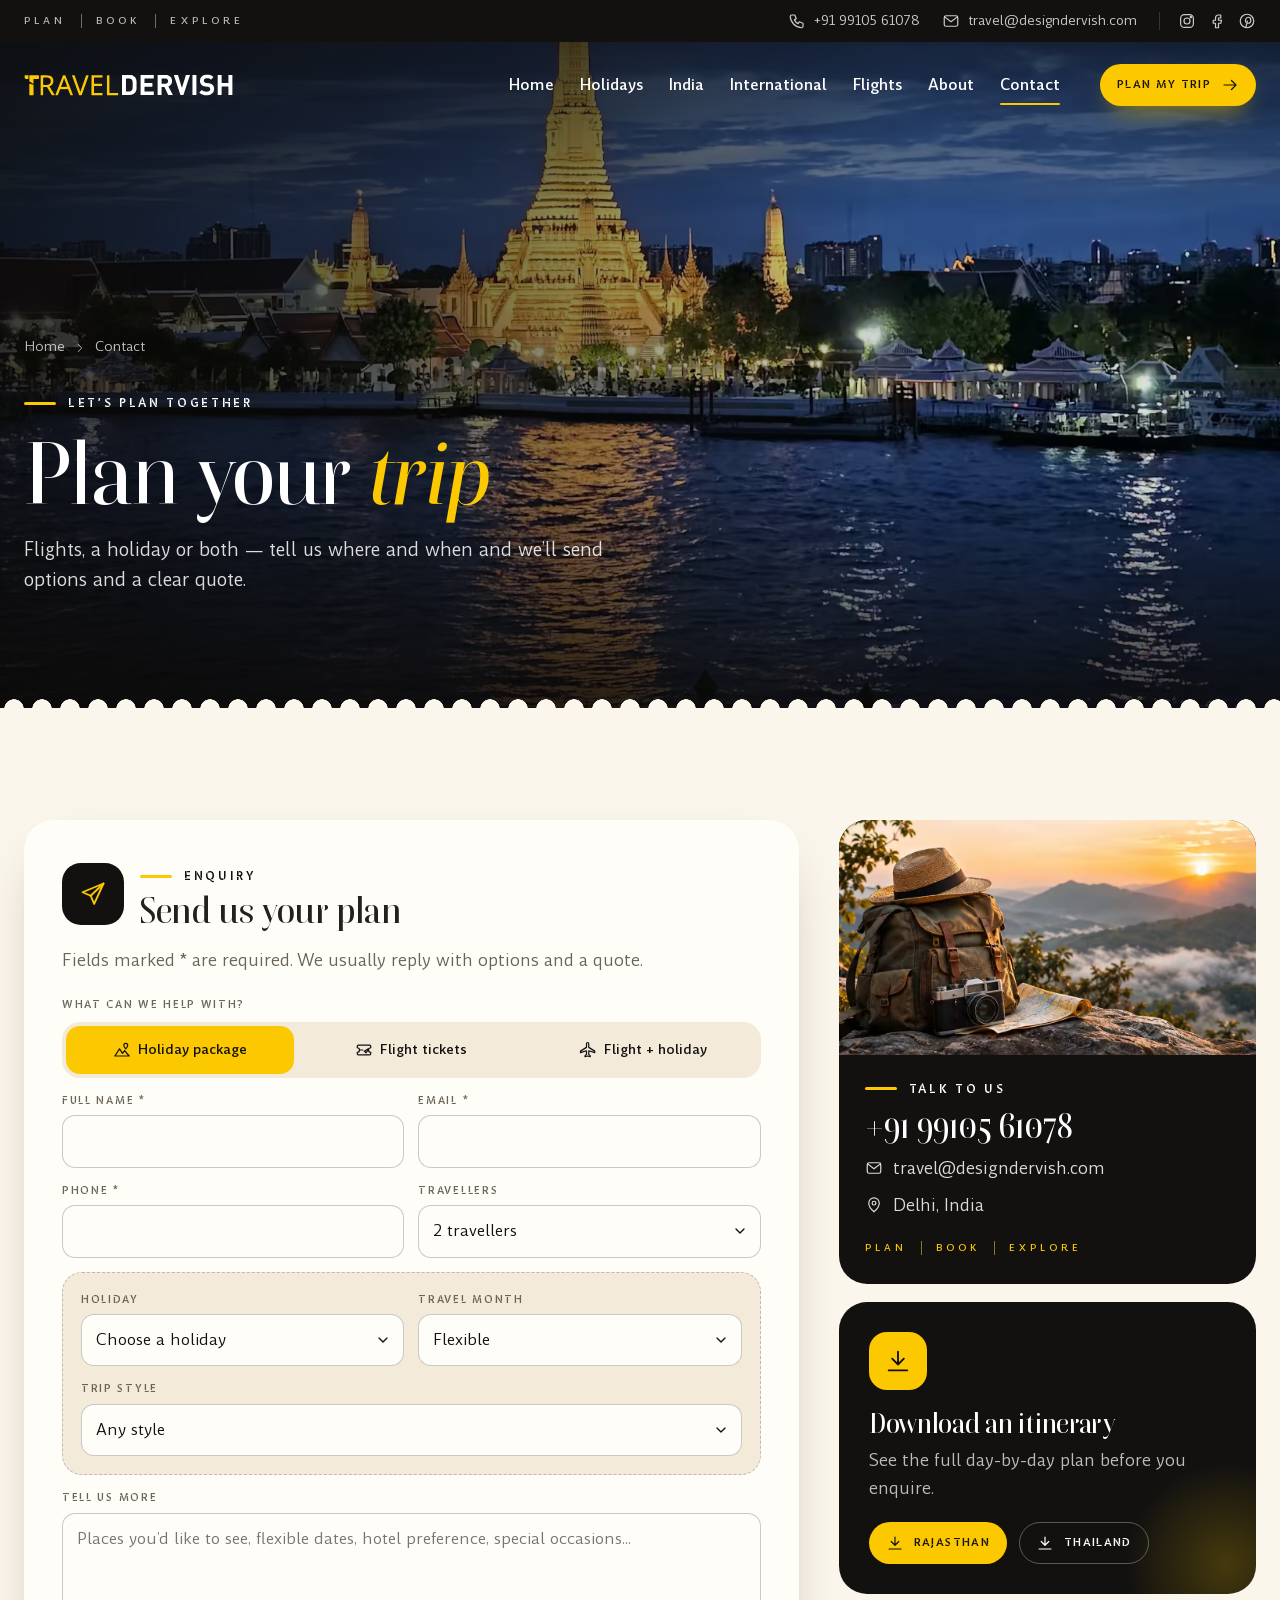
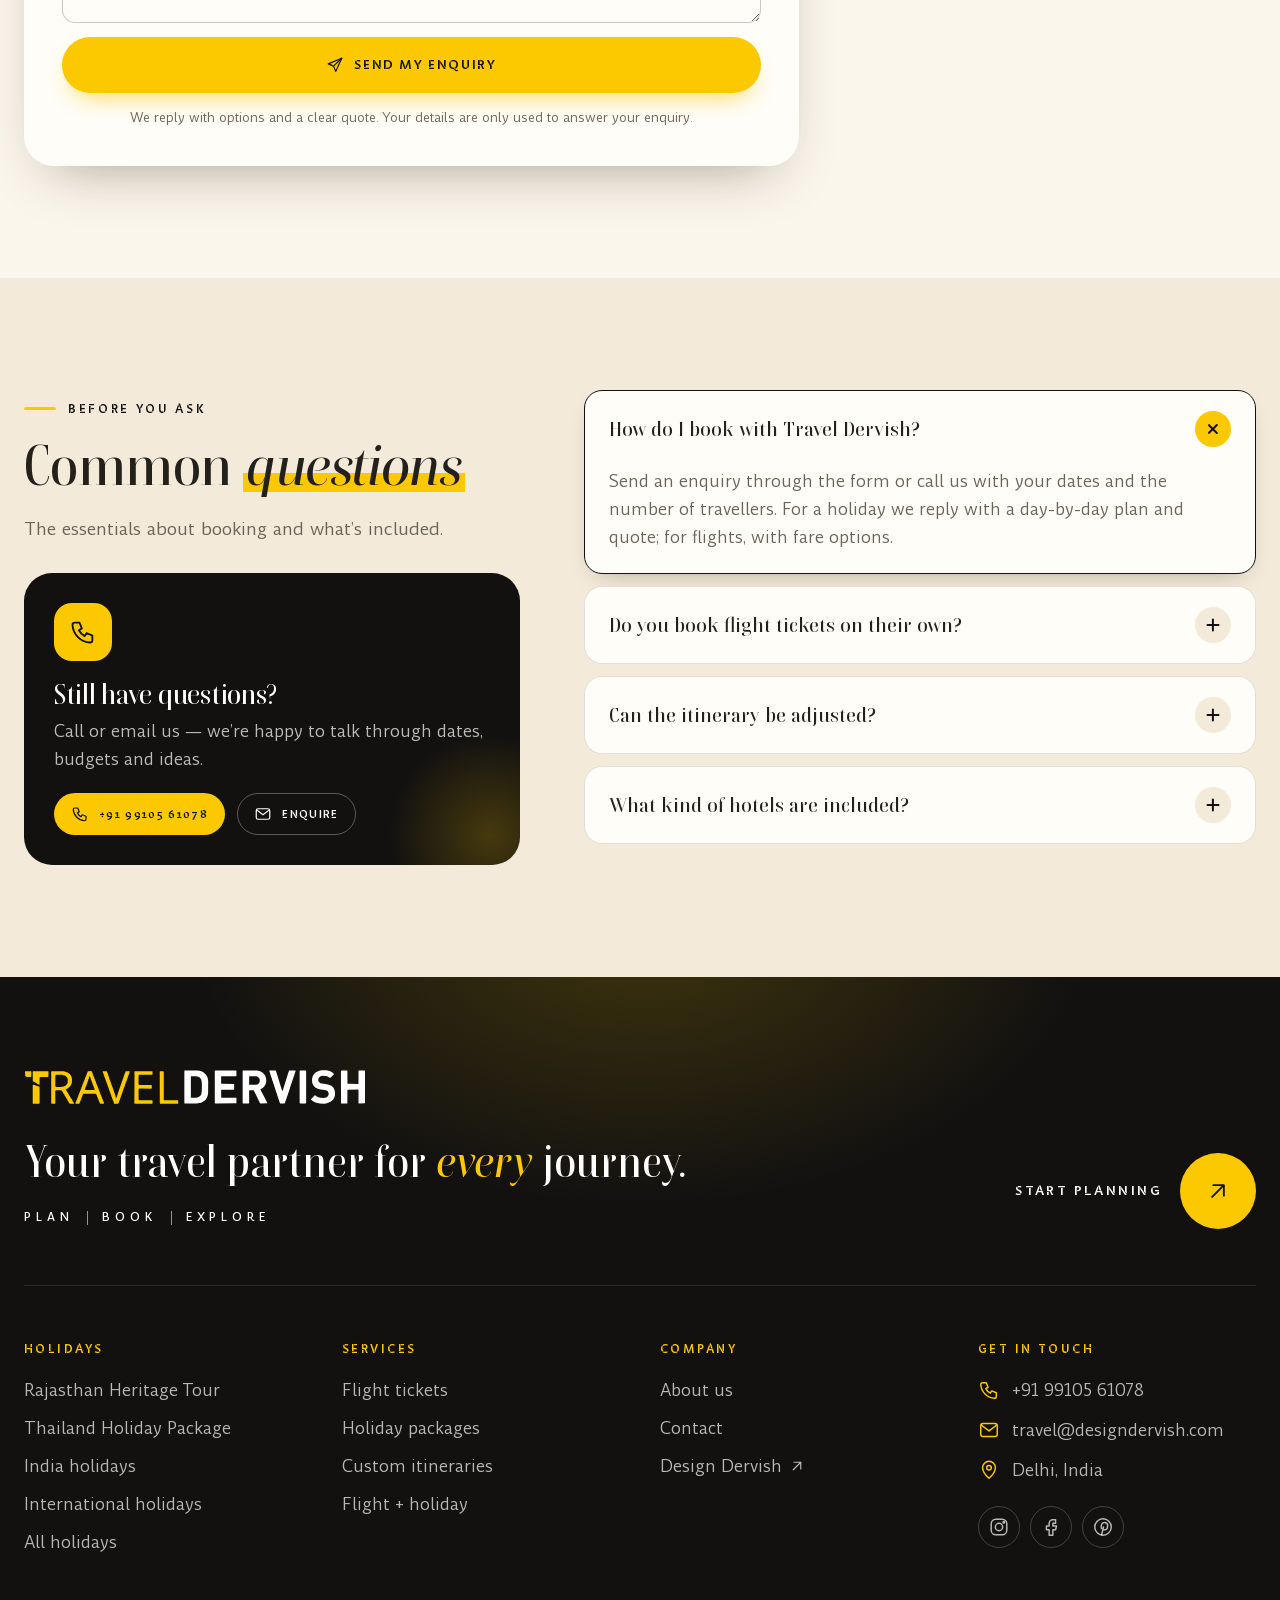
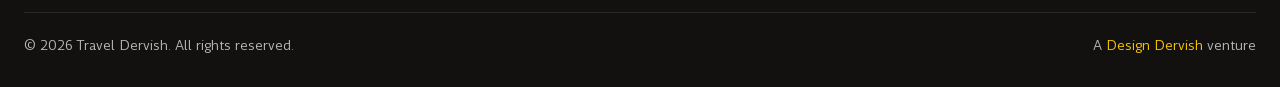
<file: website/contact.html>
<!doctype html>
<html lang="en">
<head>
<meta charset="utf-8">
<meta name="viewport" content="width=device-width, initial-scale=1">
<title>Contact & Enquiries | Plan Your Trip | Travel Dervish</title>
<meta name="description" content="Send Travel Dervish an enquiry or call +91 99105 61078 to book flight tickets or plan a holiday in India or abroad.">
<link rel="canonical" href="https://travel.designdervish.com/contact">
<meta property="og:type" content="website">
<meta property="og:site_name" content="Travel Dervish">
<meta property="og:title" content="Contact &amp; Enquiries | Plan Your Trip | Travel Dervish">
<meta property="og:description" content="Send Travel Dervish an enquiry or call +91 99105 61078 to book flight tickets or plan a holiday in India or abroad.">
<meta property="og:url" content="https://travel.designdervish.com/contact">
<meta property="og:image" content="https://travel.designdervish.com/assets/img/og-travel-dervish.jpg">
<meta property="og:image:type" content="image/jpeg">
<meta property="og:image:width" content="1200">
<meta property="og:image:height" content="630">
<meta property="og:image:alt" content="Travel Dervish: Your Travel Partner for Every Journey">
<meta name="twitter:card" content="summary_large_image">
<meta name="twitter:image" content="https://travel.designdervish.com/assets/img/og-travel-dervish.jpg">
<meta name="theme-color" content="#121110">
<link rel="icon" href="assets/img/favicon.svg" type="image/svg+xml">
<link rel="apple-touch-icon" href="assets/img/apple-touch-icon.png">
<link rel="preload" as="image" type="image/avif" href="assets/img/hero-contact.avif" imagesrcset="assets/img/hero-contact-sm.avif 960w, assets/img/hero-contact.avif 1920w" imagesizes="100vw" fetchpriority="high">
<link rel="preload" href="assets/fonts/boska-500.woff2" as="font" type="font/woff2" crossorigin><link rel="preload" href="assets/fonts/boska-500i.woff2" as="font" type="font/woff2" crossorigin><link rel="preload" href="assets/fonts/amulya-400.woff2" as="font" type="font/woff2" crossorigin><link rel="preload" href="assets/fonts/bespoke-stencil-500.woff2" as="font" type="font/woff2" crossorigin>
<style>@font-face{font-family:'Boska';font-style:normal;font-weight:500;font-display:swap;src:url('assets/fonts/boska-500.woff2') format('woff2')}@font-face{font-family:'Boska';font-style:italic;font-weight:500;font-display:swap;src:url('assets/fonts/boska-500i.woff2') format('woff2')}@font-face{font-family:'Bespoke Stencil';font-style:normal;font-weight:500;font-display:swap;src:url('assets/fonts/bespoke-stencil-500.woff2') format('woff2')}@font-face{font-family:'Bespoke Stencil';font-style:normal;font-weight:700;font-display:swap;src:url('assets/fonts/bespoke-stencil-700.woff2') format('woff2')}@font-face{font-family:'Amulya';font-style:normal;font-weight:400;font-display:swap;src:url('assets/fonts/amulya-400.woff2') format('woff2')}@font-face{font-family:'Amulya';font-style:normal;font-weight:500;font-display:swap;src:url('assets/fonts/amulya-500.woff2') format('woff2')}@font-face{font-family:'Amulya';font-style:normal;font-weight:700;font-display:swap;src:url('assets/fonts/amulya-700.woff2') format('woff2')}@font-face{font-family:'Boska Fallback';src:local('Georgia');size-adjust:93.89%;ascent-override:102.24%;descent-override:26.63%;line-gap-override:9.59%}@font-face{font-family:'Bespoke Stencil Fallback';src:local('Arial');size-adjust:107.60%;ascent-override:91.08%;descent-override:25.09%;line-gap-override:8.36%}@font-face{font-family:'Amulya Fallback';src:local('Arial');size-adjust:108.10%;ascent-override:96.21%;descent-override:32.38%;line-gap-override:8.33%}:root{--ink:#121110;--ink-2:#1b1915;--ink-3:#2a2621;--ink-4:#3b362f;--sun:#FCC800;--sun-2:#FFDA4A;--sun-3:#E2A900;--sun-soft:#FFF4C9;--ember:#E8711C;--cream:#FBF6EC;--sand:#F3EADA;--sand-2:#E8DBC4;--paper:#FFFDF8;--text:#24211d;--muted:#6b6357;--line:rgba(18,17,16,.12);--line-2:rgba(18,17,16,.22);--f-display:'Boska','Boska Fallback',Georgia,'Times New Roman',serif;--f-label:'Bespoke Stencil','Bespoke Stencil Fallback',Arial,sans-serif;--f-body:'Amulya','Amulya Fallback',Arial,system-ui,sans-serif;--r:18px;--r-lg:28px;--shadow:0 24px 60px -28px rgba(40,26,6,.45);--shadow-sm:0 10px 26px -14px rgba(40,26,6,.4);--ease:cubic-bezier(.2,.8,.2,1);--container:1240px;--notch-bg:var(--cream);--sky:linear-gradient(180deg,#9DB5C6 0%,#D9D3C6 30%,#F3D3A4 56%,#F4AE66 80%,#E98A3F 100%)}*,*::before,*::after{box-sizing:border-box}html{scroll-behavior:smooth;-webkit-text-size-adjust:100%;overflow-x:clip}body{margin:0;font-family:var(--f-body);font-size:17px;line-height:1.65;color:var(--text);background:var(--cream);-webkit-font-smoothing:antialiased;text-rendering:optimizeLegibility;overflow-x:clip}img,video,svg{display:block;max-width:100%}img{height:auto}picture{display:contents}video{object-fit:cover}a{color:inherit;text-decoration:none}button{font:inherit;color:inherit;cursor:pointer;background:none;border:0;padding:0}h1,h2,h3,h4{font-family:var(--f-display);font-weight:500;line-height:1.08;margin:0;letter-spacing:-.01em}p{margin:0 0 1em}::selection{background:var(--sun);color:var(--ink)}:focus-visible{outline:2.5px solid var(--sun-3);outline-offset:3px}.container{width:min(var(--container),100% - 48px);margin-inline:auto}[id]{scroll-margin-top:96px}.sr-only{position:absolute;left:-9999px;top:0;z-index:999;background:var(--sun);color:var(--ink);padding:12px 18px;border-radius:10px}.sr-only:focus{left:16px;top:16px}.ta-r{text-align:right}.grow{flex:1}.i{width:22px;height:22px;flex:none;fill:none;stroke:currentColor;stroke-width:1.6;stroke-linecap:round;stroke-linejoin:round}.i--xs{width:14px;height:14px}.i--sm{width:18px;height:18px}.i--lg{width:28px;height:28px}.i--xl{width:42px;height:42px;stroke-width:1.3}.btn{position:relative;display:inline-flex;align-items:center;justify-content:center;gap:10px;padding:15px 24px;border-radius:999px;border:1.5px solid transparent;font-family:var(--f-label);font-weight:500;font-size:.8rem;letter-spacing:.12em;text-transform:uppercase;line-height:1;white-space:nowrap;transition:transform .35s var(--ease),background .3s,color .3s,border-color .3s,box-shadow .3s}.btn:hover{transform:translateY(-2px)}.btn:active{transform:translateY(0)}.btn--sun{background:var(--sun);color:var(--ink);box-shadow:0 12px 26px -12px rgba(252,200,0,.85)}.btn--sun:hover{background:var(--sun-2);box-shadow:0 16px 32px -12px rgba(252,200,0,.9)}.btn--ink{background:var(--ink);color:#fff}.btn--ink:hover{background:var(--ink-4)}.btn--ghost{border-color:rgba(255,255,255,.55);color:#fff;background:rgba(255,255,255,.06);backdrop-filter:blur(6px)}.btn--ghost:hover{background:#fff;color:var(--ink);border-color:#fff}.btn--line{border-color:var(--line-2);color:var(--ink)}.btn--line:hover{border-color:var(--ink);background:var(--ink);color:#fff}.btn--line-light{border-color:rgba(255,255,255,.3);color:#fff}.btn--line-light:hover{border-color:var(--sun);color:var(--sun)}.btn--sm{padding:11px 16px;font-size:.7rem}.btn--lg{padding:18px 30px;font-size:.84rem}.btn--block{width:100%}.btns{display:flex;flex-wrap:wrap;gap:12px;margin-top:28px}.btns--center{justify-content:center}.btns--col{flex-direction:column;margin-top:auto;gap:8px}.motto{display:inline-flex;align-items:center;gap:14px;font-weight:500;font-size:.72rem;letter-spacing:.42em;text-transform:uppercase;color:var(--ink)}.motto i{width:1px;height:14px;background:currentColor;opacity:.55}.motto--light{color:#fff}.kicker{display:inline-flex;align-items:center;gap:12px;margin-bottom:16px;font-family:var(--f-label);font-weight:500;font-size:.76rem;letter-spacing:.22em;text-transform:uppercase;color:var(--ink)}.kicker::before{content:"";width:32px;height:3px;border-radius:3px;background:var(--sun)}.kicker--light{color:#fff}.head{max-width:740px;margin-bottom:52px}.head--center{margin-inline:auto;text-align:center}.title{font-size:clamp(2.2rem,4.4vw,3.6rem)}.title em,.phero--sky .phero__title em,.center-page h1 em{font-style:italic;padding:0 .06em;-webkit-box-decoration-break:clone;box-decoration-break:clone;background:linear-gradient(180deg,transparent 62%,var(--sun) 62%,var(--sun) 90%,transparent 90%)}.head--light .title,.head--light .kicker{color:#fff}.head--light .title em{background:none;color:var(--sun)}.lead{font-size:1.12rem;color:var(--muted);margin:18px 0 0}.lead + .lead{margin-top:14px}.head--light .lead{color:rgba(255,255,255,.72)}.head-split{display:flex;align-items:flex-end;justify-content:space-between;gap:24px;margin-bottom:52px}.head-split .head{margin-bottom:0}.link-arrow{display:inline-flex;align-items:center;gap:10px;padding-bottom:6px;border-bottom:2px solid var(--sun);font-family:var(--f-label);font-size:.76rem;letter-spacing:.16em;text-transform:uppercase;white-space:nowrap}.link-arrow .i{transition:transform .3s var(--ease)}.link-arrow:hover .i{transform:translateX(4px)}.badge{position:absolute;top:16px;left:16px;z-index:2;padding:8px 13px;border-radius:999px;background:var(--sun);color:var(--ink);font-family:var(--f-label);font-size:.64rem;letter-spacing:.16em;text-transform:uppercase;line-height:1}.badge--ember{background:var(--ember);color:#fff}.chips{display:flex;flex-wrap:wrap;gap:8px;align-items:center}.chips .badge{position:static}.chips--light{margin-bottom:18px}.chips--light span:not(.badge){padding:7px 14px;border-radius:999px;background:rgba(255,255,255,.14);backdrop-filter:blur(6px);font-size:.85rem}.ticks{list-style:none;padding:0;margin:8px 0;display:grid;gap:9px}.ticks li{display:flex;gap:11px;align-items:flex-start}.ticks .i{width:21px;height:21px;padding:3.5px;margin-top:3px;border-radius:50%;background:var(--sun);color:var(--ink);stroke-width:2.6}.ticks--sm{font-size:.95rem}.barcode{display:block;flex:none;width:104px;height:36px;opacity:.85;background:repeating-linear-gradient(90deg,var(--ink) 0 2px,transparent 2px 4px,var(--ink) 4px 5px,transparent 5px 8px,var(--ink) 8px 11px,transparent 11px 12px,var(--ink) 12px 13px,transparent 13px 16px)}.stamp{position:relative;display:grid;place-items:center;width:112px;height:112px;color:#fff;flex:none}.stamp>svg{position:absolute;inset:0;width:100%;height:100%;fill:none;stroke:currentColor;stroke-width:1.2;animation:spin 28s linear infinite}.stamp text{fill:currentColor;stroke:none;font-family:var(--f-label);font-size:9.5px}.stamp b{font-family:var(--f-label);font-weight:700;font-size:1.35rem;letter-spacing:.06em}.stamp b .i{width:28px;height:28px}.stamp--ink{color:var(--ink)}.stamp--sun{color:var(--ink);background:var(--sun);border-radius:50%;box-shadow:var(--shadow-sm)}@keyframes spin{to{transform:rotate(360deg)}}[data-tilt]{transform:perspective(1100px) rotateX(var(--rx,0deg)) rotateY(var(--ry,0deg));transition:transform .7s var(--ease)}[data-tilt].is-tilting{transition:transform .12s linear}.glare{position:absolute;inset:0;z-index:6;pointer-events:none;border-radius:inherit;opacity:0;transition:opacity .4s;background:radial-gradient(circle at var(--gx,50%) var(--gy,50%),rgba(255,255,255,.45),transparent 48%);mix-blend-mode:soft-light}[data-tilt].is-tilting .glare{opacity:1}.topbar{position:relative;z-index:60;background:var(--ink);color:rgba(255,255,255,.78);font-size:.85rem}.topbar__inner{display:flex;align-items:center;justify-content:space-between;gap:20px;height:42px}.topbar .motto{font-size:.62rem;color:rgba(255,255,255,.7)}.topbar__right{display:flex;align-items:center;gap:22px}.topbar__right>a{display:inline-flex;align-items:center;gap:8px;white-space:nowrap;transition:color .2s}.topbar__right>a:hover{color:var(--sun)}.topbar__right b{color:#fff;font-weight:700}.topbar__social{display:flex;gap:12px;padding-left:18px;border-left:1px solid rgba(255,255,255,.15)}.topbar__social a:hover{color:var(--sun)}.header{position:relative;z-index:50;color:var(--ink)}.header--solid{position:sticky;top:0;background:rgba(251,246,236,.94);backdrop-filter:blur(12px);border-bottom:1px solid var(--line)}.header--overlay{position:absolute;top:42px;left:0;right:0;color:#fff}.header--overlay.is-fixed{position:fixed;top:0;color:var(--ink);background:rgba(251,246,236,.93);backdrop-filter:blur(14px) saturate(1.3);box-shadow:0 12px 30px -22px rgba(0,0,0,.55);animation:drop .55s var(--ease)}@keyframes drop{from{transform:translateY(-100%)}}.header__inner{display:flex;align-items:center;gap:28px;height:86px;transition:height .3s}.is-fixed .header__inner,.header--solid .header__inner{height:72px}.logo{display:inline-flex;color:inherit;flex:none}.logo__mark{height:22px;width:209px}.logo--light{color:#fff}.logo--lg .logo__mark{height:36px;width:342px}.nav{display:flex;gap:2px;margin-left:auto}.nav__link{position:relative;padding:10px 12px;font-weight:500;font-size:.96rem}.nav__link::after{content:"";position:absolute;left:12px;right:12px;bottom:3px;height:2px;border-radius:2px;background:var(--sun);transform:scaleX(0);transform-origin:left;transition:transform .35s var(--ease)}.nav__link:hover::after,.nav__link.is-active::after{transform:scaleX(1)}.header__actions{display:flex;align-items:center;gap:12px}.nav-toggle{display:none;width:48px;height:48px;border-radius:50%;border:1.5px solid currentColor;place-items:center}.mobile-nav{position:fixed;inset:0;z-index:120;display:flex;flex-direction:column;padding:22px 24px 30px;overflow-y:auto;background:var(--ink);color:#fff;transform:translateX(100%);visibility:hidden;transition:transform .55s var(--ease),visibility 0s .55s}.mobile-nav.is-open{transform:none;visibility:visible;transition:transform .55s var(--ease)}.mobile-nav__top{display:flex;align-items:center;justify-content:space-between;margin-bottom:24px}.mobile-nav__close{width:48px;height:48px;border-radius:50%;border:1.5px solid rgba(255,255,255,.3);display:grid;place-items:center}.m-link{display:flex;align-items:center;justify-content:space-between;padding:15px 2px;border-bottom:1px solid rgba(255,255,255,.1);font-family:var(--f-display);font-size:1.8rem}.m-link .i{color:var(--sun);opacity:.6}.m-link.is-active{color:var(--sun)}.mobile-nav__foot{margin-top:auto;padding-top:28px;display:grid;gap:12px;justify-items:center}.mobile-nav__foot .motto{margin-top:10px;font-size:.62rem;opacity:.7}.hero{position:relative;display:flex;flex-direction:column;min-height:max(700px,calc(100svh - 42px));color:#fff;background:var(--ink);overflow:hidden;isolation:isolate}.hero__stage{position:absolute;inset:-5%;z-index:-2;will-change:transform;transform:translate3d(0,0,0)}.clip{position:absolute;inset:0;opacity:0;transition:opacity 1.3s ease;overflow:hidden}.clip.is-active{opacity:1;z-index:1}.clip.is-leaving{opacity:0;z-index:0}.clip img,.clip video{position:absolute;inset:0;width:100%;height:100%;object-fit:cover}.clip video{opacity:0;transition:opacity .9s ease}.clip.is-playing video{opacity:1}.clip img,.clip video{transform:scale(1.02);backface-visibility:hidden}.clip.is-active img,.clip.is-active video,.clip.is-leaving img,.clip.is-leaving video{animation:push 12s cubic-bezier(.25,.6,.3,1) both}.clip--still.is-active img{animation:drift 26s ease-in-out infinite alternate}@keyframes push{from{transform:scale(1.14)}to{transform:scale(1.02)}}@keyframes drift{from{transform:scale(1.05) translate(0,0)}to{transform:scale(1.17) translate(-2%,-1.5%)}}.hero__shade{position:absolute;inset:0;z-index:-1;pointer-events:none;background:linear-gradient(90deg,rgba(12,10,8,.8) 0%,rgba(12,10,8,.5) 42%,rgba(12,10,8,.12) 72%),linear-gradient(0deg,rgba(12,10,8,.8) 0%,transparent 34%),linear-gradient(180deg,rgba(12,10,8,.6) 0%,transparent 26%)}.hero__inner{flex:1;display:grid;grid-template-columns:minmax(0,1fr) 430px;gap:56px;align-items:center;padding-top:128px;padding-bottom:28px}[data-depth]{will-change:transform}.hero__title{margin:20px 0 18px;font-size:clamp(3rem,6.4vw,6rem);line-height:.98;letter-spacing:-.02em}.hero__title .ln{display:block;overflow:hidden;padding-bottom:.1em;margin-bottom:-.1em}.hero__title .ln>span{display:inline-block;animation:rise 1.2s var(--ease) both .15s}.hero__title .ln + .ln>span{animation-delay:.3s}.hero__title em{color:var(--sun)}@keyframes rise{from{transform:translateY(108%)}}.hero__text{max-width:540px;font-size:1.2rem;color:rgba(255,255,255,.86);animation:fade 1.2s ease both .5s}.hero__actions{display:flex;flex-wrap:wrap;gap:14px;margin-top:30px;animation:fade 1.2s ease both .7s}.hero .motto{animation:fade 1s ease both}@keyframes fade{from{opacity:0;transform:translateY(14px)}}.hero__bottom{display:flex;align-items:flex-end;gap:22px;padding-bottom:26px}.chapters{flex:1;display:grid;grid-template-columns:repeat(4,1fr);gap:22px}.chapter{display:grid;gap:2px;text-align:left;color:rgba(255,255,255,.55);transition:color .3s}.chapter__bar{height:2px;margin-bottom:12px;border-radius:2px;background:rgba(255,255,255,.25);overflow:hidden}.chapter__bar i{display:block;height:100%;background:var(--sun);transform:scaleX(0);transform-origin:left}.chapter.is-active .chapter__bar i{animation:bar var(--chapter-dur,9s) linear forwards}.hero.is-paused .chapter.is-active .chapter__bar i{animation-play-state:paused}@keyframes bar{to{transform:scaleX(1)}}.chapter__scope{font-family:var(--f-label);font-size:.62rem;letter-spacing:.2em;text-transform:uppercase;color:var(--sun)}.chapter strong{font-family:var(--f-display);font-weight:500;font-size:1.18rem;color:#fff}.chapter small{font-size:.8rem}.chapter.is-active,.chapter:hover{color:rgba(255,255,255,.88)}.hero__pause{flex:none;width:46px;height:46px;border-radius:50%;border:1.5px solid rgba(255,255,255,.4);display:grid;place-items:center;transition:.3s}.hero__pause:hover{background:#fff;color:var(--ink)}.hero__pause .i:last-child,.hero.is-paused .hero__pause .i:first-child{display:none}.hero.is-paused .hero__pause .i:last-child{display:block}.booker{position:relative;padding:18px;border-radius:28px;color:#fff;background:rgba(18,17,16,.82);animation:fade 1s ease both .55s;border:1px solid rgba(255,255,255,.16);box-shadow:0 30px 70px -24px rgba(0,0,0,.7)}.booker__tabs{position:relative;display:grid;grid-template-columns:1fr auto 1fr;align-items:center;gap:10px;margin-bottom:14px}.booker__tabs::before{content:"";position:absolute;left:50%;top:4px;bottom:4px;width:1px;background:rgba(255,255,255,.22)}.booker__tab{display:flex;flex-direction:column;align-items:center;gap:6px;padding:10px 8px;border-radius:18px;text-align:center;font-weight:700;font-size:1.04rem;line-height:1.12;color:rgba(255,255,255,.62);transition:background .3s,color .3s}.booker__tab:hover{color:#fff}.booker__tab.is-active{color:#fff;background:rgba(255,255,255,.1)}.booker__tab.is-active .i{color:var(--sun)}.booker__tab .i--xl{width:36px;height:36px}.booker__or{position:relative;z-index:1;width:36px;height:36px;border-radius:50%;display:grid;place-items:center;background:var(--sun);color:var(--ink);font-weight:700;font-size:.9rem}.booker__panel{display:none;gap:10px}.booker__panel.is-active{display:grid;animation:fade .45s ease}.seg{display:flex;gap:4px;padding:4px;border-radius:999px;background:rgba(255,255,255,.1)}.seg label{position:relative;flex:1}.seg input{position:absolute;inset:0;opacity:0;cursor:pointer}.seg span{display:flex;align-items:center;justify-content:center;gap:7px;padding:9px 10px;border-radius:999px;cursor:pointer;font-weight:500;font-size:.84rem;white-space:nowrap;transition:background .25s,color .25s}.seg input:checked + span{background:var(--sun);color:var(--ink)}.seg input:focus-visible + span{outline:2px solid var(--sun);outline-offset:2px}.bf{display:flex;flex-direction:column;gap:1px;min-width:0;padding:7px 14px;border-radius:14px;background:rgba(255,253,248,.96);color:var(--ink);cursor:text;transition:box-shadow .2s}.bf>span{font-family:var(--f-label);font-size:.6rem;letter-spacing:.16em;text-transform:uppercase;color:var(--muted)}.bf input,.bf select{width:100%;min-width:0;padding:0;border:0;outline:0;background:transparent;font:inherit;font-weight:500;font-size:.98rem;color:var(--ink);color-scheme:light}.bf select{appearance:none;cursor:pointer}.bf:focus-within{box-shadow:0 0 0 2.5px var(--sun)}.bf[hidden]{display:none}.bf-route{display:grid;grid-template-columns:1fr auto 1fr;align-items:center;gap:8px}.bf-swap{width:38px;height:38px;border-radius:50%;display:grid;place-items:center;background:var(--sun);color:var(--ink);transition:transform .45s var(--ease)}.bf-swap:hover{transform:rotate(180deg)}.bf-row{display:grid;grid-template-columns:1fr 1fr;gap:8px}.bf-row:has(>[hidden]){grid-template-columns:1fr}.booker .btn{margin-top:4px}@media (hover:hover) and (pointer:fine) and (min-width:1025px){.booker{background:rgba(18,17,16,.52);-webkit-backdrop-filter:blur(14px) saturate(1.25);backdrop-filter:blur(14px) saturate(1.25)}}.ticker{overflow:hidden;background:var(--sun);color:var(--ink)}.ticker__track{display:flex;width:max-content;animation:marquee 40s linear infinite;will-change:transform}.ticker span{padding:17px 0;font-family:var(--f-label);font-weight:500;font-size:1.02rem;letter-spacing:.16em;text-transform:uppercase;white-space:nowrap}.ticker i{padding:17px 26px;font-style:normal;opacity:.6}@keyframes marquee{to{transform:translateX(-50%)}}.section{position:relative;padding:112px 0}.section--sand{background:var(--sand);--notch-bg:var(--sand)}.section--ink{background:var(--ink);color:#fff;--notch-bg:var(--ink)}.duo{display:grid;grid-template-columns:1fr 84px 1fr;align-items:stretch}.duo__or{position:relative;display:grid;place-items:center}.duo__or::before{content:"";position:absolute;left:50%;top:8%;bottom:8%;width:1px;background:var(--line-2)}.duo__or span{position:relative;width:56px;height:56px;border-radius:50%;display:grid;place-items:center;background:var(--sun);font-weight:700;font-size:1.05rem;box-shadow:0 0 0 9px var(--cream)}.duo__card{position:relative;display:flex;flex-direction:column;gap:14px;min-height:520px;padding:40px;border-radius:var(--r-lg);overflow:hidden;isolation:isolate}.duo__card h3{font-size:clamp(2.2rem,3.4vw,2.9rem)}.duo__card p{max-width:440px;margin:0}.duo__card .btn{align-self:flex-start;margin-top:10px}.duo__card--sky{background:linear-gradient(160deg,#FFF8E0 0%,#FCE6B9 52%,#F6C38A 100%);color:var(--ink)}.duo__card--photo{background:var(--ink);color:#fff}.duo__card--photo::before{content:"";position:absolute;inset:0;z-index:-1;background:linear-gradient(180deg,rgba(12,10,8,.2) 0%,rgba(12,10,8,.55) 45%,rgba(12,10,8,.9) 100%)}.duo__bg{position:absolute;inset:0;z-index:-2;width:100%;height:100%;object-fit:cover;transition:transform 1.4s var(--ease)}.duo__card--photo:hover .duo__bg{transform:scale(1.07)}.duo__card--photo p{color:rgba(255,255,255,.85)}.duo__top{display:flex;align-items:flex-start;justify-content:space-between;margin-bottom:auto;padding-bottom:30px}.duo__icon{width:82px;height:82px;border-radius:24px;display:grid;place-items:center;background:var(--ink);color:var(--sun)}.duo__card--photo .duo__icon{background:var(--sun);color:var(--ink)}.duo__num{font-family:var(--f-label);font-size:3.6rem;line-height:1;opacity:.16}.duo__arc{position:absolute;right:-30px;top:30px;z-index:-1;width:62%;fill:none;stroke:var(--ink);stroke-width:1.5;stroke-dasharray:4 9;opacity:.32}.worlds{display:grid;grid-template-columns:1fr 1fr;gap:28px}.world{position:relative;display:block;aspect-ratio:5 / 5.6;max-height:660px;border-radius:var(--r-lg);overflow:hidden;color:#fff;background:var(--ink);isolation:isolate}.world img,.world video{position:absolute;inset:0;z-index:-2;width:100%;height:100%;object-fit:cover;transition:transform 1.4s var(--ease),opacity .7s}.world video{opacity:0}.world.is-playing video{opacity:1}.world:hover img,.world:hover video{transform:scale(1.06)}.world::after{content:"";position:absolute;inset:0;z-index:-1;background:linear-gradient(180deg,rgba(12,10,8,.1) 30%,rgba(12,10,8,.86) 100%)}.world .stamp{position:absolute;top:24px;right:24px}.world__body{position:absolute;left:32px;right:110px;bottom:30px}.world__count{display:inline-flex;align-items:center;gap:8px;margin-bottom:14px;padding:8px 14px;border-radius:999px;background:rgba(255,255,255,.14);backdrop-filter:blur(8px);font-family:var(--f-label);font-size:.7rem;letter-spacing:.18em;text-transform:uppercase}.world h3{font-size:clamp(2.6rem,5vw,4.4rem);font-style:italic}.world p{margin:6px 0 0;color:rgba(255,255,255,.82)}.world__go{position:absolute;right:28px;bottom:30px;width:64px;height:64px;border-radius:50%;display:grid;place-items:center;background:var(--sun);color:var(--ink);transition:transform .5s var(--ease)}.world:hover .world__go{transform:rotate(45deg) scale(1.05)}.passes{display:grid;grid-template-columns:repeat(3,1fr);gap:28px;align-items:stretch}.pass{position:relative;display:flex;flex-direction:column;border-radius:26px;background:var(--paper);box-shadow:var(--shadow)}.pass__media{position:relative;display:block;aspect-ratio:16 / 10.5;overflow:hidden;border-radius:26px 26px 0 0}.pass__media img{width:100%;height:100%;object-fit:cover;transition:transform 1.2s var(--ease)}.pass:hover .pass__media img{transform:scale(1.07)}.pass__scope{position:absolute;left:16px;bottom:14px;display:inline-flex;align-items:center;gap:6px;padding:7px 12px;border-radius:999px;background:rgba(18,17,16,.62);backdrop-filter:blur(8px);color:#fff;font-family:var(--f-label);font-size:.64rem;letter-spacing:.16em;text-transform:uppercase}.pass__body{flex:1;padding:24px 26px 22px}.pass__route{display:grid;grid-template-columns:auto 1fr auto;align-items:end;gap:14px;margin-bottom:20px}.pass__route small,.pass__meta dt{display:block;font-family:var(--f-label);font-size:.6rem;letter-spacing:.18em;text-transform:uppercase;color:var(--muted)}.pass__route b{font-family:var(--f-display);font-weight:500;font-size:1.45rem;line-height:1.1}.pass__fly{position:relative;display:flex;align-items:center;gap:6px;padding-bottom:8px}.pass__fly span{flex:1;border-top:1.5px dashed var(--line-2)}.pass__fly small{position:absolute;left:0;right:0;bottom:-12px;text-align:center;letter-spacing:.12em}.pass__plane{width:20px;height:20px;transform:rotate(90deg);color:var(--ink)}.pass:hover .pass__plane{animation:hop 1.4s var(--ease) infinite}@keyframes hop{50%{translate:8px -3px}}.pass__title{font-size:1.7rem;margin-bottom:10px}.pass__title a{background:linear-gradient(var(--sun),var(--sun)) 0 92% / 0 4px no-repeat;transition:background-size .45s var(--ease)}.pass__title a:hover{background-size:100% 4px}.pass__text{margin:0;font-size:.98rem;color:var(--muted)}.pass__stub{position:relative;padding:20px 26px 24px;border-top:2px dashed var(--line-2)}.pass__stub::before,.pass__stub::after{content:"";position:absolute;top:-15px;width:14px;height:28px;background:var(--notch-bg)}.pass__stub::before{left:0;border-radius:0 14px 14px 0;box-shadow:inset -4px 0 6px -4px rgba(40,26,6,.25)}.pass__stub::after{right:0;border-radius:14px 0 0 14px;box-shadow:inset 4px 0 6px -4px rgba(40,26,6,.25)}.pass__meta{display:grid;grid-template-columns:repeat(3,1fr);gap:10px;margin:0 0 18px}.pass__meta dd{margin:3px 0 0;font-weight:700;font-size:.98rem}.pass__meta--col{grid-template-columns:1fr;gap:14px;margin:0}.pass__foot{display:flex;align-items:center;justify-content:space-between;gap:14px}.pass--blank{background:var(--ink);color:#fff}.pass__blank{position:relative;padding:32px 26px 4px}.pass__blank .stamp{position:absolute;top:-30px;right:-18px;width:92px;height:92px;color:var(--ink);background:var(--sun);border-radius:50%;box-shadow:var(--shadow-sm)}.pass--blank .pass__blank{padding-top:40px}.pass__blank .stamp b .i{width:24px;height:24px}.pass--blank .kicker{color:#fff}.pass__blank h3{margin:6px 0 10px;font-size:2.2rem}.pass__blank h3 em{color:var(--sun)}.pass__blank p{max-width:82%;margin:0;font-size:.98rem;color:rgba(255,255,255,.72)}.pass--blank .pass__route small{color:rgba(255,255,255,.55)}.pass--blank .pass__fly span{border-color:rgba(255,255,255,.3)}.pass--blank .pass__plane{color:var(--sun)}.pass__route--blank b{font-style:italic;color:rgba(255,255,255,.92)}.pass--blank .pass__stub{border-top-color:rgba(255,255,255,.2)}.pbe{overflow:hidden}.pbe::before{content:"";position:absolute;top:-320px;right:-220px;width:760px;height:760px;border-radius:50%;pointer-events:none;background:radial-gradient(circle,rgba(252,200,0,.16),transparent 64%)}.pbe__track{position:relative}.pbe__path{width:100%;height:auto;margin-bottom:-46px;overflow:visible}.pbe__path path{fill:none;stroke:rgba(255,255,255,.32);stroke-width:1.6;stroke-dasharray:5 10}.pbe__plane{color:var(--sun)}.pbe__steps{position:relative;display:grid;grid-template-columns:repeat(3,1fr);gap:28px}.pbe__step{position:relative;overflow:hidden;padding:36px 32px;border-radius:var(--r-lg);background:var(--ink-2);border:1px solid rgba(255,255,255,.08);transition:border-color .4s,transform .5s var(--ease)}.pbe__step:hover{border-color:rgba(252,200,0,.5);transform:translateY(-6px)}.pbe__num{position:absolute;top:14px;right:22px;font-family:var(--f-label);font-size:4.8rem;line-height:1;color:rgba(255,255,255,.07)}.pbe__icon{width:66px;height:66px;margin-bottom:24px;border-radius:20px;display:grid;place-items:center;background:var(--sun);color:var(--ink)}.pbe__step h3{margin-bottom:10px;font-size:2.1rem;font-style:italic}.pbe__step p{margin:0;color:rgba(255,255,255,.7)}.flow-section{overflow:hidden}.flow{position:relative;height:clamp(440px,46vw,560px);perspective:1500px;outline:none;touch-action:pan-y;-webkit-user-select:none;user-select:none;-webkit-tap-highlight-color:transparent}.flow:focus-visible{outline:2.5px solid var(--sun-3);outline-offset:-6px;border-radius:30px}.flow__stage{position:absolute;inset:0;transform-style:preserve-3d}.flow__item{position:absolute;left:50%;top:47%;width:clamp(230px,24vw,320px);aspect-ratio:3 / 4;border-radius:24px;overflow:hidden;color:#fff;background:var(--ink);transform:translate(-50%,-50%);box-shadow:0 34px 60px -28px rgba(0,0,0,.6);contain:layout paint;will-change:transform,opacity;backface-visibility:hidden;-webkit-user-drag:none}.flow__item img{position:absolute;top:0;left:-8%;width:116%;max-width:none;height:100%;object-fit:cover;pointer-events:none;will-change:transform;backface-visibility:hidden}.flow__item::after{content:"";position:absolute;inset:0;background:linear-gradient(180deg,transparent 42%,rgba(12,10,8,.88));pointer-events:none}.flow__shade{position:absolute;inset:0;z-index:2;background:rgba(12,10,8,.5);opacity:0;pointer-events:none;will-change:opacity}.flow__info{position:absolute;left:22px;right:22px;bottom:22px;z-index:1;opacity:0;transform:translate3d(0,14px,0);transition:opacity .45s ease,transform .6s var(--ease)}.flow__item.is-active .flow__info{opacity:1;transform:none;transition-delay:.08s}.flow__country{display:inline-flex;align-items:center;gap:6px;font-family:var(--f-label);font-size:.64rem;letter-spacing:.18em;text-transform:uppercase;color:var(--sun)}.flow__info h4{margin:4px 0 2px;font-size:2.1rem;font-style:italic}.flow__info>span:last-child{font-size:.9rem;color:rgba(255,255,255,.82)}.flow.is-dragging .flow__item{cursor:grabbing}html:not(.js) .flow{height:auto}html:not(.js) .flow__stage{position:static;display:flex;gap:20px;overflow-x:auto;padding:0 24px 30px}html:not(.js) .flow__item{position:relative;left:auto;top:auto;flex:0 0 260px;transform:none}html:not(.js) .flow__info{opacity:1;transform:none}.has-flow-cursor .flow,.has-flow-cursor .flow *{cursor:none}.flow-cursor{position:fixed;left:0;top:0;z-index:95;pointer-events:none;will-change:transform;transform:translate3d(-300px,-300px,0)}.flow-cursor__in{position:relative;width:98px;height:98px;margin:-49px 0 0 -49px;border-radius:50%;display:grid;place-items:center;background:var(--sun);color:var(--ink);box-shadow:0 16px 36px -14px rgba(0,0,0,.5);transform:scale(0);transition:transform .45s var(--ease),background .3s,color .3s}.flow-cursor.is-on .flow-cursor__in{transform:scale(1)}.flow-cursor.is-on.is-down .flow-cursor__in{transform:scale(.8)}.flow-cursor.is-view .flow-cursor__in{background:var(--ink);color:var(--sun)}.flow-cursor__in>span{position:absolute;inset:0;display:flex;align-items:center;justify-content:center;gap:5px;font-family:var(--f-label);font-weight:500;font-size:.66rem;letter-spacing:.16em;text-transform:uppercase;transition:opacity .25s ease,transform .35s var(--ease)}.flow-cursor__view{opacity:0;transform:scale(.6)}.flow-cursor.is-view .flow-cursor__drag{opacity:0;transform:scale(.6)}.flow-cursor.is-view .flow-cursor__view{opacity:1;transform:none}.flow-cursor .i{width:13px;height:13px;stroke-width:2.4;transition:transform .35s var(--ease)}.flow-cursor.is-down .flow-cursor__drag .i:first-child{transform:translateX(-5px)}.flow-cursor.is-down .flow-cursor__drag .i:last-child{transform:translateX(5px)}.round-nav{display:flex;gap:10px}.round-btn{width:56px;height:56px;border-radius:50%;display:grid;place-items:center;border:1.5px solid var(--line-2);transition:.3s}.round-btn:hover{border-color:var(--ink);background:var(--ink);color:#fff}.round-btn--fill{background:var(--ink);color:#fff;border-color:var(--ink)}.round-btn--fill:hover{background:var(--sun);color:var(--ink);border-color:var(--sun)}.spotlight{background:var(--ink);color:#fff;overflow:hidden}.spotlight__grid{display:grid;grid-template-columns:1fr 1fr;gap:84px;align-items:center}.spotlight__media{position:relative}.vframe{position:relative;aspect-ratio:4 / 4.6;border-radius:30px;overflow:hidden;background:var(--ink-3);box-shadow:0 40px 90px -36px rgba(0,0,0,.9)}.vframe__video{position:absolute;inset:0;width:100%;height:100%;object-fit:cover;object-position:68% center}.spot-badge{position:absolute;left:-26px;bottom:44px;z-index:3;width:122px;height:122px;border-radius:50%;display:grid;place-content:center;text-align:center;background:var(--sun);color:var(--ink);box-shadow:0 20px 40px -14px rgba(0,0,0,.6)}.spot-badge strong{font-family:var(--f-display);font-size:2.9rem;font-weight:500;line-height:.9}.spot-badge span{font-family:var(--f-label);font-size:.68rem;letter-spacing:.22em;text-transform:uppercase}.spotlight__stamp{position:absolute;top:-34px;right:-26px;z-index:3}.spotlight .kicker{color:#fff}.spotlight .title em{background:none;color:var(--sun)}.spotlight .lead{color:rgba(255,255,255,.72)}.route-chips{display:flex;flex-wrap:wrap;gap:8px;margin:26px 0 22px}.route-chips span{padding:7px 14px;border-radius:999px;border:1px solid rgba(255,255,255,.2);font-size:.85rem}.vband{position:relative;display:flex;align-items:center;min-height:640px;overflow:hidden;color:#fff;background:var(--ink);isolation:isolate}.bgvideo{position:absolute;inset:0;z-index:-2;width:100%;height:100%;object-fit:cover}video.bgvideo,video.vframe__video{opacity:0;transition:opacity .9s ease}video.bgvideo.is-playing,video.vframe__video.is-playing{opacity:1}.vband__shade{position:absolute;inset:0;z-index:-1;background:radial-gradient(ellipse at center,rgba(12,10,8,.38),rgba(12,10,8,.82))}.vband__inner{padding:120px 0;text-align:center}.vband__quote{max-width:980px;margin:26px auto 60px;font-family:var(--f-display);font-size:clamp(2.4rem,5.4vw,4.9rem);line-height:1.04}.vband__quote em,.vband__title em{color:var(--sun)}.vband__title{margin:24px 0 16px;font-size:clamp(2.8rem,6.4vw,5.4rem)}.vband__text{max-width:620px;margin:0 auto;font-size:1.15rem;color:rgba(255,255,255,.84)}.vband--cta{min-height:600px}.stats{display:grid;grid-template-columns:repeat(4,1fr);gap:22px;max-width:1040px;margin:0 auto;padding-top:38px;border-top:1px solid rgba(255,255,255,.2)}.stat strong{display:block;font-family:var(--f-label);font-weight:500;font-size:3.4rem;line-height:1;color:var(--sun)}.stat strong .i{width:54px;height:54px;margin:0 auto;stroke-width:1.3}.stat span{display:block;margin-top:10px;font-size:.92rem;color:rgba(255,255,255,.8)}.moments{display:grid;grid-template-columns:repeat(4,1fr);grid-auto-rows:230px;gap:16px}.moments a{position:relative;display:block;overflow:hidden;border-radius:22px}.moments a:nth-child(1){grid-column:span 2;grid-row:span 2}.moments a:nth-child(3){grid-row:span 2}.moments a:nth-child(5),.moments a:nth-child(6){grid-column:span 2}.moments img{width:100%;height:100%;object-fit:cover;transition:transform 1.1s var(--ease)}.moments a:hover img{transform:scale(1.07)}.moments span{position:absolute;left:14px;bottom:14px;padding:7px 13px;border-radius:999px;background:rgba(18,17,16,.62);backdrop-filter:blur(6px);color:#fff;font-size:.82rem;opacity:0;translate:0 8px;transition:opacity .4s,translate .4s var(--ease)}.moments a:hover span,.moments a:focus-visible span{opacity:1;translate:0 0}.faq-layout{display:grid;grid-template-columns:.85fr 1.15fr;gap:64px;align-items:start}.faq-layout .head{margin-bottom:30px}.faq{display:grid;gap:12px}.faq__item{overflow:hidden;border-radius:18px;background:var(--paper);border:1px solid var(--line);transition:border-color .3s,box-shadow .3s}.faq__item.is-open{border-color:var(--ink);box-shadow:var(--shadow-sm)}.faq__q{width:100%;display:flex;align-items:center;justify-content:space-between;gap:18px;padding:20px 24px;text-align:left;font-family:var(--f-display);font-size:1.28rem;font-weight:500;line-height:1.25}.faq__plus{position:relative;flex:none;width:36px;height:36px;border-radius:50%;background:var(--sand);transition:transform .45s var(--ease),background .3s}.faq__plus::before,.faq__plus::after{content:"";position:absolute;left:50%;top:50%;width:13px;height:1.8px;border-radius:2px;background:var(--ink);transform:translate(-50%,-50%)}.faq__plus::after{transform:translate(-50%,-50%) rotate(90deg)}.is-open>.faq__q .faq__plus,.is-open>.day__head .faq__plus{transform:rotate(45deg);background:var(--sun)}.faq__a,.day__body{max-height:0;overflow:hidden;transition:max-height .5s var(--ease)}.faq__a p{margin:0;padding:0 24px 22px;color:var(--muted)}.help-card{position:relative;overflow:hidden;padding:30px;border-radius:var(--r-lg);background:var(--ink);color:#fff}.help-card::after{content:"";position:absolute;right:-80px;bottom:-80px;width:220px;height:220px;border-radius:50%;background:radial-gradient(circle,rgba(252,200,0,.22),transparent 65%)}.help-card__icon{width:58px;height:58px;margin-bottom:18px;border-radius:18px;display:grid;place-items:center;background:var(--sun);color:var(--ink)}.help-card h3{margin-bottom:8px;font-size:1.75rem}.help-card p{margin:0;color:rgba(255,255,255,.72)}.help-card .btns{margin-top:20px}.help-card .btn--ink{background:var(--sun);color:var(--ink)}.help-card .btn--ink:hover{background:var(--sun-2)}.help-card .btn--line{border-color:rgba(255,255,255,.3);color:#fff}.help-card .btn--line:hover{background:#fff;color:var(--ink)}.phero{position:relative;display:flex;align-items:flex-end;min-height:clamp(540px,74vh,760px);overflow:hidden;color:#fff;background:var(--ink);isolation:isolate}.phero__inner{padding:200px 0 112px}.phero__title{max-width:16ch;margin:2px 0 18px;font-size:clamp(2.9rem,6.8vw,6.1rem);line-height:.98;letter-spacing:-.02em;animation:fade 1s ease both .1s}.phero__title em{color:var(--sun)}.phero--pkg .phero__title{max-width:22ch;font-size:clamp(2.4rem,5vw,4.5rem)}.phero__text{display:flex;flex-wrap:wrap;align-items:center;gap:8px;max-width:620px;margin:0;font-size:1.16rem;color:rgba(255,255,255,.86);animation:fade 1s ease both .25s}.phero .btns{animation:fade 1s ease both .4s}.breadcrumb{display:flex;flex-wrap:wrap;align-items:center;gap:8px;margin-bottom:26px;font-size:.86rem;color:rgba(255,255,255,.75)}.breadcrumb a:hover{color:var(--sun)}.edge{position:absolute;left:0;right:0;bottom:-1px;z-index:3;height:20px;background:radial-gradient(circle at 14px 20px,var(--cream) 9.5px,transparent 10px) 0 0 / 28px 20px repeat-x}.phero--sky{align-items:center;color:var(--ink);background:var(--sky)}.phero--sky .hero__shade{background:radial-gradient(ellipse 60% 70% at 20% 45%,rgba(251,246,236,.55),transparent 70%)}.phero--sky .phero__inner{padding:190px 0 260px}.header--solid ~ main .phero--sky .phero__inner{padding-top:110px}.phero--sky .phero__title em{color:var(--ink)}.phero--sky .phero__text{color:var(--text)}.phero--sky .breadcrumb{color:var(--muted)}.phero--sky .breadcrumb a:hover{color:var(--ink)}.phero--sky .kicker--light{color:var(--ink)}.sky{position:absolute;inset:0;overflow:hidden}.sky__sun{position:absolute;left:70%;top:50%;width:150px;height:150px;border-radius:50%;background:radial-gradient(circle,#FFFBEA 0%,#FFE9A8 38%,rgba(255,214,140,0) 72%);box-shadow:0 0 140px 70px rgba(255,210,140,.5);animation:sunrise 3.2s var(--ease) both}@keyframes sunrise{from{opacity:0;translate:0 90px}}.sky__clouds{position:absolute;inset:0;animation:clouds 70s linear infinite alternate;background:radial-gradient(ellipse 28% 5% at 18% 28%,rgba(255,255,255,.6),transparent 70%),radial-gradient(ellipse 20% 3.5% at 72% 20%,rgba(255,255,255,.5),transparent 70%),radial-gradient(ellipse 30% 4.5% at 46% 40%,rgba(255,238,215,.5),transparent 70%),radial-gradient(ellipse 18% 3% at 88% 38%,rgba(255,244,228,.55),transparent 70%)}@keyframes clouds{to{transform:translateX(-6%)}}.sky__mtn{position:absolute;left:-6%;bottom:0;width:112%;max-width:none}.sky__mtn--3{height:50%}.sky__mtn--3 path{fill:#8D99A0;opacity:.6}.sky__mtn--2{height:40%}.sky__mtn--2 path{fill:#53605A;opacity:.92}.sky__mtn--1{height:27%}.sky__mtn--1 path{fill:#1D221E}.sky__mist{position:absolute;left:0;right:0;bottom:14%;height:24%;filter:blur(12px);animation:mist 16s ease-in-out infinite alternate;background:linear-gradient(0deg,transparent,rgba(255,242,226,.7) 50%,transparent)}@keyframes mist{to{transform:translateX(4%);opacity:.7}}.sky__flight{position:absolute;inset:0;width:100%;height:100%}.sky__trail{fill:none;stroke:rgba(255,255,255,.8);stroke-width:2;stroke-dasharray:2 11;stroke-linecap:round}.sky__plane{color:#fff;filter:drop-shadow(0 4px 6px rgba(0,0,0,.25))}.phero--sky .edge{display:none}.filters{display:flex;flex-wrap:wrap;align-items:center;justify-content:space-between;gap:18px;margin-bottom:26px}.tabs{display:inline-flex;gap:4px;padding:5px;border-radius:999px;background:var(--sand)}.tab{display:inline-flex;align-items:center;gap:8px;padding:11px 20px;border-radius:999px;font-weight:500;transition:background .3s,color .3s}.tab.is-active{background:var(--ink);color:#fff}.chip{display:inline-flex;align-items:center;gap:8px;padding:9px 16px;border-radius:999px;border:1.5px solid var(--line-2);font-size:.92rem;transition:.3s}.chip .i{width:18px;height:18px}.chip:hover,.chip.is-active{border-color:var(--ink);background:var(--sun)}.count-line{margin:0 0 24px;color:var(--muted)}.listing{display:grid;gap:30px}.lpass{position:relative;display:grid;grid-template-columns:380px minmax(0,1fr) 250px;border-radius:28px;background:var(--paper);box-shadow:var(--shadow)}.lpass.is-hidden{display:none}.lpass__media{position:relative;min-height:320px;overflow:hidden;border-radius:28px 0 0 28px}.lpass__media img{position:absolute;inset:0;width:100%;height:100%;object-fit:cover;transition:transform 1.2s var(--ease)}.lpass:hover .lpass__media img{transform:scale(1.06)}.lpass__body{padding:32px 34px}.lpass__region{display:inline-flex;align-items:center;gap:8px;margin-bottom:10px;font-family:var(--f-label);font-size:.68rem;letter-spacing:.18em;text-transform:uppercase;color:var(--muted)}.lpass h3{margin-bottom:14px;font-size:clamp(1.6rem,2.4vw,2.15rem)}.lpass__route{display:flex;flex-wrap:wrap;gap:6px 0;margin-bottom:14px;font-size:.86rem;font-weight:500}.lpass__route span:not(:last-child)::after{content:"\2192";margin:0 8px;color:var(--sun-3)}.lpass p{color:var(--muted)}.lpass__cats{list-style:none;display:flex;flex-wrap:wrap;gap:8px;margin:0;padding:0}.lpass__cats li{display:inline-flex;align-items:center;gap:6px;padding:6px 12px;border-radius:999px;background:var(--sand);font-size:.85rem}.lpass__cats .i{width:15px;height:15px}.lpass__stub{position:relative;display:flex;flex-direction:column;gap:18px;padding:32px 26px;border-left:2px dashed var(--line-2)}.lpass__stub::before,.lpass__stub::after{content:"";position:absolute;left:-15px;width:28px;height:14px;background:var(--notch-bg)}.lpass__stub::before{top:0;border-radius:0 0 14px 14px;box-shadow:inset 0 -4px 6px -4px rgba(40,26,6,.25)}.lpass__stub::after{bottom:0;border-radius:14px 14px 0 0;box-shadow:inset 0 4px 6px -4px rgba(40,26,6,.25)}.suggest{display:grid;grid-template-columns:auto 1fr auto;align-items:center;gap:30px;margin-top:44px;padding:34px 40px;border-radius:var(--r-lg);background:var(--sun)}.suggest .kicker::before{background:var(--ink)}.suggest h3{margin-bottom:6px;font-size:2.1rem}.suggest p{max-width:620px;margin:0}.suggest .btn--sun{background:var(--ink);color:#fff;box-shadow:none}.suggest .btn--sun:hover{background:var(--ink-4)}.pkg-top{position:relative;z-index:4;margin-top:-58px}.facts{display:grid;grid-template-columns:repeat(4,1fr);padding:10px;border-radius:24px;background:var(--paper);box-shadow:var(--shadow)}.fact{display:flex;align-items:center;gap:14px;padding:18px 20px}.fact:not(:last-child){border-right:1.5px dashed var(--line-2)}.fact__icon{flex:none;width:50px;height:50px;border-radius:15px;display:grid;place-items:center;background:var(--sun);color:var(--ink)}.fact small{display:block;font-family:var(--f-label);font-size:.6rem;letter-spacing:.18em;text-transform:uppercase;color:var(--muted)}.fact strong{font-size:.98rem;line-height:1.3}.pkg-gallery{position:relative;display:grid;grid-template-columns:2fr 1fr 1fr;grid-template-rows:230px 230px;gap:12px;margin-top:28px}.pkg-gallery button{position:relative;overflow:hidden;border-radius:20px}.pkg-gallery img{width:100%;height:100%;object-fit:cover;transition:transform .9s var(--ease)}.pkg-gallery button:hover img{transform:scale(1.06)}.g-main{grid-row:span 2}.pkg-gallery .pkg-gallery__all{position:absolute;right:16px;bottom:16px;display:inline-flex;align-items:center;gap:8px;padding:11px 17px;border-radius:999px;background:var(--paper);font-weight:700;font-size:.88rem;box-shadow:var(--shadow-sm)}.pkg-layout{display:grid;grid-template-columns:minmax(0,1fr) 390px;gap:56px;align-items:start;padding-top:50px;padding-bottom:110px}.pkg-tabs{position:sticky;top:72px;z-index:5;display:flex;gap:4px;overflow-x:auto;padding:10px 0;margin-bottom:10px;scrollbar-width:none;background:rgba(251,246,236,.94);backdrop-filter:blur(10px);border-bottom:1px solid var(--line)}.pkg-tabs::-webkit-scrollbar{display:none}.pkg-tabs a{padding:9px 16px;border-radius:999px;font-weight:500;font-size:.93rem;white-space:nowrap;transition:background .3s,color .3s}.pkg-tabs a:hover{background:var(--sand)}.pkg-tabs a.is-active{background:var(--ink);color:#fff}.pkg-section{padding:40px 0 10px;scroll-margin-top:140px}.pkg-section h2{display:flex;align-items:center;gap:14px;margin-bottom:22px;font-size:2.1rem}.pkg-section h2>.i{width:42px;height:42px;padding:9px;border-radius:13px;background:var(--sun);color:var(--ink)}.pkg-section>p{font-size:1.08rem;color:var(--muted)}.highlights{list-style:none;display:grid;grid-template-columns:1fr 1fr;gap:12px;margin:0;padding:0}.highlights li{display:flex;align-items:flex-start;gap:12px;padding:14px 16px;border-radius:15px;background:var(--paper);border:1px solid var(--line);font-size:.97rem}.highlights .i{flex:none;width:22px;height:22px;margin-top:2px;padding:4px;border-radius:50%;background:var(--sun);stroke-width:2.6}.route{position:relative;list-style:none;display:flex;flex-wrap:wrap;row-gap:28px;margin:0;padding:6px 0 0}.route li{position:relative;flex:1 0 104px;display:flex;flex-direction:column;align-items:center;gap:6px;text-align:center}.route li::before{content:"";position:absolute;top:8px;left:50%;width:100%;border-top:2px dashed var(--line-2)}.route li:last-child::before{display:none}.route li i{position:relative;z-index:1;width:18px;height:18px;border-radius:50%;background:var(--paper);border:3px solid var(--ink)}.route li:first-child i,.route li:last-child i{background:var(--sun)}.route span{font-weight:700;font-size:.95rem}.route small{font-family:var(--f-label);font-size:.64rem;letter-spacing:.16em;color:var(--muted)}.itinerary{display:grid;gap:12px}.day{overflow:hidden;border-radius:20px;background:var(--paper);border:1px solid var(--line);transition:border-color .3s,box-shadow .3s}.day.is-open{border-color:var(--ink);box-shadow:var(--shadow-sm)}.day__head{width:100%;display:grid;grid-template-columns:auto 1fr auto;align-items:center;gap:18px;padding:16px 20px;text-align:left}.day__num{width:64px;height:64px;border-radius:17px;display:flex;flex-direction:column;align-items:center;justify-content:center;line-height:1;background:var(--ink);color:#fff;transition:.3s}.day.is-open .day__num{background:var(--sun);color:var(--ink)}.day__num small{font-family:var(--f-label);font-size:.56rem;letter-spacing:.18em;text-transform:uppercase}.day__num strong{font-family:var(--f-label);font-size:1.55rem;font-weight:500}.day__title{display:block;font-family:var(--f-display);font-size:1.32rem;font-weight:500;line-height:1.2}.day__meta{display:flex;flex-wrap:wrap;gap:6px 16px;margin-top:6px;font-size:.84rem;color:var(--muted)}.day__meta span{display:inline-flex;align-items:center;gap:6px}.day__meta .i{width:15px;height:15px}.day__inner{padding:0 26px 26px 102px;color:var(--muted)}.day__inner img{width:100%;max-height:330px;margin:14px 0;border-radius:15px;object-fit:cover}.day__stay{display:inline-flex;align-items:center;gap:8px;padding:7px 14px;border-radius:999px;background:var(--sand);color:var(--ink);font-size:.86rem;font-weight:700}.overview-table{margin:0;overflow:hidden;border-radius:20px;background:var(--paper);border:1px solid var(--line)}.overview-table div{display:grid;grid-template-columns:220px 1fr;border-bottom:1px solid var(--line)}.overview-table div:last-child{border-bottom:0}.overview-table dt{display:flex;align-items:center;padding:14px 20px;background:var(--sand);font-family:var(--f-label);font-size:.7rem;letter-spacing:.16em;text-transform:uppercase}.overview-table dd{margin:0;padding:14px 20px}.notes{list-style:none;display:grid;gap:10px;margin:0;padding:0}.notes li{display:flex;align-items:flex-start;gap:12px;padding:14px 18px;border-radius:15px;background:var(--sun-soft);border:1px solid rgba(226,169,0,.35)}.notes .i{flex:none;margin-top:2px}.aside{position:sticky;top:92px;display:grid;gap:16px}.aside-card{overflow:hidden;border-radius:26px;background:var(--paper);box-shadow:var(--shadow)}.aside-card__head{position:relative;padding:26px 26px 30px;background:var(--ink);color:#fff}.aside-card__head .kicker{margin-bottom:6px}.aside-card__head strong{display:block;margin:2px 0;font-family:var(--f-display);font-size:2.1rem;font-weight:500}.aside-card__head>span:last-child{font-size:.92rem;color:rgba(255,255,255,.7)}.aside-card__head::after{content:"";position:absolute;left:0;right:0;bottom:-1px;height:12px;background:radial-gradient(circle at 8px 12px,var(--paper) 6px,transparent 6.5px) 0 0 / 16px 12px repeat-x}.aside-card__body{padding:22px 24px 24px}.aside-mini{display:flex;align-items:center;gap:14px;padding:14px 16px;border-radius:20px;background:var(--paper);border:1px solid var(--line)}.aside-mini strong{display:block;font-size:.98rem}.aside-mini a{font-size:.9rem;color:var(--muted);text-decoration:underline;text-decoration-color:var(--sun);text-decoration-thickness:2px;text-underline-offset:3px}.aside-mini a:hover{color:var(--ink)}.form{display:grid;gap:14px}.form-row{display:grid;grid-template-columns:1fr 1fr;gap:14px}.form-group{display:grid;gap:14px;padding:18px;border-radius:20px;background:var(--sand);border:1.5px dashed var(--line-2)}.form-group[hidden]{display:none}.field{display:flex;flex-direction:column;gap:6px;min-width:0}.field[hidden]{display:none}.field label,.seg-field legend{font-family:var(--f-label);font-size:.66rem;letter-spacing:.16em;text-transform:uppercase;color:var(--muted)}.field input,.field select,.field textarea{width:100%;min-width:0;padding:12px 14px;border-radius:13px;border:1.5px solid var(--line-2);background:var(--paper);font:inherit;font-size:1rem;color:var(--ink);color-scheme:light;transition:border-color .2s,box-shadow .2s}.field select{appearance:none;padding-right:38px;cursor:pointer;background:var(--paper) url("data:image/svg+xml,%3Csvg xmlns='http://www.w3.org/2000/svg' viewBox='0 0 24 24' fill='none' stroke='%23121110' stroke-width='2' stroke-linecap='round' stroke-linejoin='round'%3E%3Cpath d='M6 9l6 6 6-6'/%3E%3C/svg%3E") no-repeat right 12px center / 16px}.field textarea{min-height:110px;resize:vertical}.field input:focus,.field select:focus,.field textarea:focus{outline:none;border-color:var(--ink);box-shadow:0 0 0 4px rgba(252,200,0,.45)}.seg-field{min-width:0;margin:0;padding:0;border:0}.seg-field legend{margin-bottom:8px;padding:0}.form .seg{flex-wrap:wrap;border-radius:18px;background:var(--sand)}.form .seg label{flex:1 1 150px}.form .seg span{padding:13px 10px;border-radius:14px;color:var(--ink)}.check{display:flex;align-items:center;gap:10px;font-size:.93rem;cursor:pointer}.check input{width:18px;height:18px;accent-color:var(--ink)}.hp{position:absolute;left:-9999px;width:1px;height:1px;overflow:hidden}.alert{display:none;padding:12px 16px;border-radius:13px;font-size:.92rem}.alert--error{background:#FDE7E1;color:#8A2A12;border:1px solid #F3B9A8}.alert.is-shown{display:block}.or{text-align:center;font-size:.85rem;color:var(--muted)}.form-note{margin:0;text-align:center;font-size:.82rem;color:var(--muted)}.flights__grid{display:grid;grid-template-columns:minmax(0,1.15fr) minmax(0,.85fr);gap:56px;align-items:start}.panel{position:relative;padding:38px;border-radius:30px;background:var(--paper);box-shadow:var(--shadow)}.panel--ticket{border-top:8px solid var(--sun)}.panel__head{display:flex;align-items:center;gap:16px;margin-bottom:22px}.panel__icon{flex:none;width:62px;height:62px;border-radius:19px;display:grid;place-items:center;background:var(--ink);color:var(--sun)}.panel__head .kicker{margin-bottom:4px}.panel__head h2{font-size:clamp(1.8rem,3vw,2.3rem)}.panel__lead{margin:-6px 0 22px;color:var(--muted)}.flights__side .head{margin-bottom:28px}.whys{display:grid;gap:14px}.why{display:flex;align-items:flex-start;gap:16px;padding:18px;border-radius:20px;background:var(--paper);border:1px solid var(--line)}.why__icon{flex:none;width:56px;height:56px;border-radius:17px;display:grid;place-items:center;background:var(--sun);color:var(--ink)}.why h3{margin-bottom:4px;font-size:1.35rem}.why p{margin:0;font-size:.95rem;color:var(--muted)}.mini-pass{display:flex;align-items:center;justify-content:space-between;gap:16px;margin-top:18px;padding:22px 26px;border-radius:22px;background:var(--ink);color:#fff}.mini-pass small{display:block;font-family:var(--f-label);font-size:.62rem;letter-spacing:.18em;text-transform:uppercase;color:var(--sun)}.mini-pass strong{display:block;font-family:var(--f-display);font-size:1.7rem;font-weight:500}.mini-pass a{font-weight:700}.mini-pass a:hover{color:var(--sun)}.mini-pass .barcode{background:repeating-linear-gradient(90deg,#fff 0 2px,transparent 2px 4px,#fff 4px 5px,transparent 5px 8px,#fff 8px 11px,transparent 11px 12px,#fff 12px 13px,transparent 13px 16px)}.contact-grid{display:grid;grid-template-columns:minmax(0,1.3fr) minmax(0,.7fr);gap:40px;align-items:start}.contact-side{position:sticky;top:92px;display:grid;gap:18px}.person{overflow:hidden;border-radius:28px;background:var(--ink);color:#fff}.person__img{width:100%;aspect-ratio:16 / 9;object-fit:cover}.person__body{display:grid;gap:9px;padding:24px 26px 28px}.person__body .kicker{margin-bottom:0;color:#fff}.person__name{font-family:var(--f-display);font-size:2.1rem;font-weight:500;line-height:1.1}a.person__name:hover{color:var(--sun)}.person__line{display:flex;align-items:center;gap:10px;color:rgba(255,255,255,.85);word-break:break-word}a.person__line:hover{color:var(--sun)}.person .motto{margin-top:12px;font-size:.6rem;color:var(--sun)}.info-card{display:flex;align-items:center;gap:14px;padding:16px;border-radius:20px;background:var(--paper);border:1px solid var(--line)}.info-card small{display:block;font-family:var(--f-label);font-size:.62rem;letter-spacing:.16em;text-transform:uppercase;color:var(--muted)}.split{display:grid;grid-template-columns:1fr 1fr;gap:84px;align-items:center}.collage{position:relative;padding-bottom:90px}.collage .c1{width:100%;aspect-ratio:4 / 3.3;border-radius:30px;object-fit:cover;box-shadow:var(--shadow)}.collage .c2{position:absolute;right:-18px;bottom:0;width:48%;border-radius:24px;border:8px solid var(--cream);box-shadow:var(--shadow)}.collage__stamp{position:absolute;left:-24px;bottom:50px}.values{display:grid;grid-template-columns:repeat(4,1fr);gap:20px}.value{position:relative;overflow:hidden;padding:30px 26px;border-radius:26px;background:var(--paper);border:1px solid var(--line)}.value h3{margin:20px 0 8px;font-size:1.55rem}.value p{margin:0;font-size:.96rem;color:var(--muted)}.footer{position:relative;overflow:hidden;padding-top:92px;background:var(--ink);color:rgba(255,255,255,.7)}.footer__glow{position:absolute;left:50%;top:-380px;width:1000px;height:640px;transform:translateX(-50%);pointer-events:none;background:radial-gradient(ellipse at center,rgba(252,200,0,.2),transparent 64%)}.footer__top{position:relative;display:flex;align-items:flex-end;justify-content:space-between;gap:30px;padding-bottom:56px;border-bottom:1px solid rgba(255,255,255,.1)}.footer__tag{margin:24px 0 16px;font-family:var(--f-display);font-size:clamp(1.9rem,3.4vw,2.9rem);line-height:1.1;color:#fff}.footer__tag em{color:var(--sun)}.footer__cta{display:inline-flex;align-items:center;gap:18px;font-family:var(--f-label);font-size:.84rem;letter-spacing:.18em;text-transform:uppercase;color:#fff}.footer__cta .i{width:76px;height:76px;padding:24px;border-radius:50%;background:var(--sun);color:var(--ink);transition:transform .5s var(--ease)}.footer__cta:hover .i{transform:rotate(45deg)}.footer__grid{position:relative;display:grid;grid-template-columns:repeat(4,1fr);gap:40px;padding:56px 0}.footer h4{margin-bottom:20px;font-family:var(--f-label);font-weight:500;font-size:.76rem;letter-spacing:.2em;text-transform:uppercase;color:var(--sun)}.footer__links{display:grid;gap:10px;justify-items:start}.footer__links a{display:inline-flex;align-items:center;gap:6px;transition:color .2s}.footer__links a:hover{color:#fff}.footer__contact{list-style:none;display:grid;gap:12px;margin:0 0 22px;padding:0}.footer__contact li{display:flex;align-items:center;gap:12px;word-break:break-word}.footer__contact .i{color:var(--sun)}.footer__contact a:hover{color:#fff}.socials{display:flex;gap:10px}.socials a{width:42px;height:42px;border-radius:50%;display:grid;place-items:center;border:1px solid rgba(255,255,255,.2);transition:.3s}.socials a:hover{background:var(--sun);border-color:var(--sun);color:var(--ink)}.footer__bottom{display:flex;flex-wrap:wrap;justify-content:space-between;gap:20px;padding:22px 0 30px;border-top:1px solid rgba(255,255,255,.1);font-size:.85rem}.footer__bottom a{color:var(--sun)}.to-top{position:fixed;right:22px;bottom:22px;z-index:40;width:52px;height:52px;border-radius:50%;display:grid;place-items:center;background:var(--sun);color:var(--ink);box-shadow:var(--shadow-sm);opacity:0;translate:0 20px;pointer-events:none;transition:opacity .4s,translate .4s var(--ease)}.to-top.is-visible{opacity:1;translate:0 0;pointer-events:auto}.wa-float{position:fixed;left:22px;bottom:22px;z-index:40;width:56px;height:56px;border-radius:50%;display:grid;place-items:center;background:#25D366;color:#fff;box-shadow:var(--shadow-sm)}.lightbox{position:fixed;inset:0;z-index:200;display:none;align-items:center;justify-content:center;padding:60px 90px;background:rgba(12,10,8,.95)}.lightbox.is-open{display:flex}.lightbox img{max-width:100%;max-height:82vh;border-radius:16px}.lightbox button{position:absolute;width:54px;height:54px;border-radius:50%;display:grid;place-items:center;background:rgba(255,255,255,.1);color:#fff;transition:.3s}.lightbox button:hover{background:var(--sun);color:var(--ink)}.lightbox__close{top:20px;right:20px}.lightbox__prev{left:20px;top:50%;translate:0 -50%}.lightbox__next{right:20px;top:50%;translate:0 -50%}.lightbox__cap{position:absolute;left:0;right:0;bottom:22px;text-align:center;font-size:.92rem;color:rgba(255,255,255,.8)}.center-page{position:relative;display:grid;place-items:center;min-height:calc(100vh - 114px);padding:90px 20px 140px;overflow:hidden;background:var(--sky)}.center-page__sky{position:absolute;inset:0}.center-page__card{position:relative;z-index:2;max-width:640px;padding:48px 42px;border-radius:32px;text-align:center;background:rgba(255,253,248,.92);backdrop-filter:blur(14px);box-shadow:var(--shadow)}.center-page h1{margin:18px 0 14px;font-size:clamp(2rem,4vw,3.1rem)}.center-page p{color:var(--muted)}.center-page p a{color:var(--ink);font-weight:700;text-decoration:underline;text-decoration-color:var(--sun);text-decoration-thickness:2px}.check-circle{width:86px;height:86px;margin:0 auto 18px;border-radius:50%;display:grid;place-items:center;background:var(--sun)}.check-circle .i{width:42px;height:42px;stroke-width:2.4}.big{display:flex;align-items:center;justify-content:center;gap:4px;font-family:var(--f-label);font-size:6.4rem;line-height:1}.big .i{width:84px;height:84px;color:var(--sun-3);transform:rotate(45deg)}.is-idle,.is-idle *{animation-play-state:paused !important}.js [data-reveal]{opacity:0;translate:0 28px;transition:opacity .75s var(--ease),translate .75s var(--ease),transform .7s var(--ease)}.js [data-reveal].is-visible{opacity:1;translate:0 0}.js .passes>:nth-child(2),.js .worlds>:nth-child(2),.js .pbe__steps>:nth-child(2),.js .values>:nth-child(2),.js .whys>:nth-child(2){transition-delay:.12s}.js .passes>:nth-child(3),.js .pbe__steps>:nth-child(3),.js .values>:nth-child(3),.js .whys>:nth-child(3){transition-delay:.24s}.js .values>:nth-child(4),.js .whys>:nth-child(4){transition-delay:.36s}.js [data-tilt][data-reveal].is-visible{transition:opacity .75s var(--ease),translate .75s var(--ease),transform .7s var(--ease)}.js [data-tilt][data-reveal].is-visible.is-tilting{transition:opacity .75s,translate .75s,transform .12s linear}@media (max-width:1180px){.nav{display:none}.nav-toggle{display:grid}.header__actions{margin-left:auto}.hero__inner{grid-template-columns:minmax(0,1fr) 390px;gap:36px}.lpass{grid-template-columns:300px minmax(0,1fr) 230px}}@media (max-width:1024px){.section{padding:92px 0}.hero__inner{grid-template-columns:1fr;gap:40px;padding-top:160px}.booker{max-width:560px}.chapters{grid-template-columns:repeat(4,1fr);gap:14px}.chapter small{display:none}.duo{grid-template-columns:1fr;gap:0}.duo__or{height:84px}.duo__or::before{left:8%;right:8%;top:50%;bottom:auto;width:auto;height:1px}.duo__card{min-height:460px}.passes{grid-template-columns:repeat(2,1fr)}.spotlight__grid,.split,.faq-layout,.contact-grid,.flights__grid{grid-template-columns:1fr;gap:56px}.spotlight__media{max-width:560px}.pkg-layout{grid-template-columns:1fr}.aside,.contact-side{position:static}.facts{grid-template-columns:repeat(2,1fr)}.fact:nth-child(2){border-right:0}.values{grid-template-columns:repeat(2,1fr)}.footer__grid{grid-template-columns:repeat(2,1fr)}.stats{grid-template-columns:repeat(2,1fr);row-gap:34px}.lpass{grid-template-columns:280px minmax(0,1fr)}.lpass__stub{grid-column:1 / -1;flex-direction:row;flex-wrap:wrap;align-items:center;border-left:0;border-top:2px dashed var(--line-2)}.lpass__stub::before,.lpass__stub::after{top:-15px;width:14px;height:28px}.lpass__stub::before{left:0;border-radius:0 14px 14px 0;box-shadow:inset -4px 0 6px -4px rgba(40,26,6,.25)}.lpass__stub::after{left:auto;right:0;bottom:auto;border-radius:14px 0 0 14px;box-shadow:inset 4px 0 6px -4px rgba(40,26,6,.25)}.lpass__stub .pass__meta--col{grid-template-columns:repeat(3,auto);gap:24px}.lpass__stub .btns--col{flex-direction:row;margin-left:auto;margin-top:0}.lpass__media{border-radius:28px 0 0 0}}@media (max-width:860px){.pbe__steps{grid-template-columns:1fr}.pbe__path{display:none}.suggest{grid-template-columns:1fr;text-align:left}.moments{grid-template-columns:repeat(2,1fr);grid-auto-rows:180px}.moments a:nth-child(n){grid-column:auto;grid-row:auto}.moments a:nth-child(1){grid-column:span 2;grid-row:span 2}}@media (max-width:760px){body{font-size:16px}.container{width:calc(100% - 36px)}.section{padding:76px 0}.topbar .motto,.hide-sm{display:none}.topbar__inner{justify-content:center}.header__inner{height:72px}.head,.head-split{margin-bottom:36px}.head-split{flex-direction:column;align-items:flex-start}.hero{min-height:0}.hero__inner{padding-top:140px;padding-bottom:24px}.hero__title{font-size:clamp(2.6rem,11vw,3.6rem)}.hero__text{font-size:1.05rem}.booker{padding:16px;border-radius:24px}.booker__tab{font-size:.95rem;padding:10px 6px}.booker__tab .i--xl{width:34px;height:34px}.seg span{font-size:.78rem;padding:8px 6px}.chapters{gap:10px}.chapter:not(.is-active) strong,.chapter:not(.is-active) .chapter__scope{opacity:.5}.chapter strong{font-size:.92rem}.chapter__scope{font-size:.54rem}.duo__card{padding:30px 26px;min-height:0}.duo__top{padding-bottom:50px}.passes,.worlds,.values{grid-template-columns:1fr}.world{aspect-ratio:4 / 4.3}.world .stamp{width:88px;height:88px;top:16px;right:16px}.world__body{left:22px;right:92px;bottom:22px}.world__go{right:20px;bottom:22px;width:54px;height:54px}.flow{height:470px}.flow__item{width:250px}.spot-badge{left:12px;bottom:16px;width:96px;height:96px}.spot-badge strong{font-size:2.2rem}.spotlight__stamp{right:8px;top:-26px;width:92px;height:92px}.vband{min-height:560px}.stat strong{font-size:2.6rem}.phero__inner{padding:160px 0 96px}.phero--sky .phero__inner{padding:150px 0 230px}.header--solid ~ main .phero--sky .phero__inner{padding-top:80px}.facts{grid-template-columns:1fr;padding:6px 14px}.fact{padding:14px 6px;border-right:0 !important}.fact:not(:last-child){border-bottom:1.5px dashed var(--line-2)}.pkg-gallery{grid-template-columns:1fr 1fr;grid-template-rows:220px 130px}.g-main{grid-column:span 2;grid-row:auto}.g-hide-sm{display:none}.highlights,.form-row{grid-template-columns:1fr}.overview-table div{grid-template-columns:1fr}.day__head{gap:12px;padding:14px}.day__num{width:54px;height:54px}.day__title{font-size:1.12rem}.day__inner{padding:0 18px 20px}.lpass{grid-template-columns:1fr}.lpass__media{min-height:230px;border-radius:28px 28px 0 0}.lpass__body{padding:26px 22px}.lpass__stub{padding:26px 22px}.lpass__stub .pass__meta--col{grid-template-columns:repeat(3,auto);gap:16px}.lpass__stub .btns--col{width:100%;margin-left:0}.lpass__stub .btns--col .btn{flex:1}.lpass__stub .barcode{display:none}.panel{padding:26px 20px}.collage .c2{right:0}.collage__stamp{left:8px;width:92px;height:92px}.footer__top{flex-direction:column;align-items:flex-start}.footer__grid{grid-template-columns:1fr;gap:34px;padding:44px 0}.logo--lg .logo__mark{height:28px;width:266px}.suggest{padding:28px 24px}.suggest .stamp{display:none}.lightbox{padding:60px 14px}.lightbox__prev,.lightbox__next{top:auto;bottom:14px;translate:none}}@media (max-width:480px){.logo__mark{height:18px;width:171px}.hide-xs{display:none}.topbar__social{display:none}.topbar{font-size:.8rem}.btn--lg{padding:16px 22px;font-size:.78rem}.pass__body,.pass__stub{padding-left:20px;padding-right:20px}.pass__meta{grid-template-columns:repeat(3,auto)}.pass__foot .barcode{width:70px}.bf-route{grid-template-columns:1fr}.bf-swap{justify-self:center;transform:rotate(90deg);margin:-4px 0}.bf-swap:hover{transform:rotate(270deg)}.center-page__card{padding:36px 22px}.big{font-size:4.6rem}.big .i{width:60px;height:60px}}@media (prefers-reduced-motion:reduce){*,*::before,*::after{animation-duration:.01ms !important;animation-iteration-count:1 !important;transition-duration:.01ms !important;scroll-behavior:auto !important}.js [data-reveal]{opacity:1;translate:none}.sky__plane,.pbe__plane{display:none}.clip video,.bgvideo,.vframe video,.world video{display:none}}@view-transition{navigation:auto}::view-transition-old(root){animation:vt-out .26s ease both}::view-transition-new(root){animation:vt-in .38s ease both}@keyframes vt-out{to{opacity:0}}@keyframes vt-in{from{opacity:0}}@media (prefers-reduced-motion:reduce){@view-transition{navigation:none}}</style>
<script type="speculationrules">{"prefetch": [{"where": {"and": [{"href_matches": "/*"}, {"not": {"href_matches": "/assets/*"}}, {"not": {"selector_matches": "[download], [target=_blank]"}}]}, "eagerness": "moderate"}], "prerender": [{"where": {"and": [{"href_matches": "/*"}, {"not": {"href_matches": "/assets/*"}}, {"not": {"selector_matches": "[download], [target=_blank]"}}]}, "eagerness": "moderate"}]}</script>
<script>document.documentElement.className += ' js';</script>
</head>
<body>
<svg xmlns="http://www.w3.org/2000/svg" style="display:none"><symbol id="i-pin" viewBox="0 0 24 24"><path d="M12 21s-7-6.2-7-11.5A7 7 0 0 1 19 9.5C19 14.8 12 21 12 21z"/><circle cx="12" cy="9.5" r="2.5"/></symbol><symbol id="i-phone" viewBox="0 0 24 24"><path d="M5 4h4l2 5-2.5 1.5a11 11 0 0 0 5 5L15 13l5 2v4a2 2 0 0 1-2 2A16 16 0 0 1 3 6a2 2 0 0 1 2-2z"/></symbol><symbol id="i-mail" viewBox="0 0 24 24"><rect x="3" y="5" width="18" height="14" rx="2.5"/><path d="M3.5 6.5l8.5 6.5 8.5-6.5"/></symbol><symbol id="i-instagram" viewBox="0 0 24 24"><rect x="3.5" y="3.5" width="17" height="17" rx="5"/><circle cx="12" cy="12" r="4"/><circle cx="17.2" cy="6.8" r=".9"/></symbol><symbol id="i-facebook" viewBox="0 0 24 24"><path d="M14 8h3V4h-3a4 4 0 0 0-4 4v3H7v4h3v6h4v-6h3l1-4h-4V8z"/></symbol><symbol id="i-pinterest" viewBox="0 0 24 24"><circle cx="12" cy="12" r="9"/><path d="M10.5 20.5l2-8.5M10.2 13.6c-1-3.6 1-6.6 3.4-6.6 2.3 0 3.5 1.6 3.5 3.5 0 2.6-1.6 4.5-3.6 4.5-1 0-1.8-.6-1.6-1.6"/></symbol><symbol id="i-arrow-right" viewBox="0 0 24 24"><path d="M4 12h16M14 6l6 6-6 6"/></symbol><symbol id="i-arrow-up" viewBox="0 0 24 24"><path d="M12 20V4M6 10l6-6 6 6"/></symbol><symbol id="i-arrow-up-right" viewBox="0 0 24 24"><path d="M7 17L17 7M8 7h9v9"/></symbol><symbol id="i-chevron-right" viewBox="0 0 24 24"><path d="M9 6l6 6-6 6"/></symbol><symbol id="i-download" viewBox="0 0 24 24"><path d="M12 4v11M7 10l5 5 5-5M4 20h16"/></symbol><symbol id="i-menu" viewBox="0 0 24 24"><path d="M4 7h16M4 12h10M4 17h16"/></symbol><symbol id="i-close" viewBox="0 0 24 24"><path d="M6 6l12 12M18 6L6 18"/></symbol><symbol id="i-send" viewBox="0 0 24 24"><path d="M21 3L3 10.5l7 3 3 7z"/><path d="M10 13.5L21 3"/></symbol><symbol id="i-plane" viewBox="0 0 24 24"><path d="M21 15.5v-2l-8-5V3.5a1.5 1.5 0 0 0-3 0v5l-8 5v2l8-2.5V18l-2 1.5V21l3.5-1 3.5 1v-1.5L13 18v-5z"/></symbol><symbol id="i-ticket" viewBox="0 0 24 24"><path d="M3 9V7a1.5 1.5 0 0 1 1.5-1.5h15A1.5 1.5 0 0 1 21 7v2a3 3 0 0 0 0 6v2a1.5 1.5 0 0 1-1.5 1.5h-15A1.5 1.5 0 0 1 3 17v-2a3 3 0 0 0 0-6z"/><path d="M6.5 12h4"/><path d="M12.5 13.8l4.6-3.2c.5-.3 1.1.2.8.7l-3.2 4.6-.9-.6-.1-1.4-1.4-.1z"/></symbol><symbol id="i-mountain" viewBox="0 0 24 24"><path d="M2.5 20l6.2-9.5 4 6 2.8-3.8 6 7.3z"/><path d="M17 3.2a2.6 2.6 0 0 1 2.6 2.6c0 2-2.6 4.7-2.6 4.7s-2.6-2.7-2.6-4.7A2.6 2.6 0 0 1 17 3.2z"/></symbol><symbol id="brand" viewBox="26 33 798 84"><path fill="#FCC800" fill-rule="evenodd" d="M47.33 69.83L46.33 71.00L46.33 113.17L46.83 114.00L47.83 114.33L55.67 114.00L58.50 114.33L60.67 114.17L61.67 113.67L62.50 112.67L62.33 75.50L62.17 75.00L60.83 74.00L58.33 73.50L56.83 72.50L53.33 71.67L50.33 70.17ZM343.17 38.50L342.67 39.17L342.83 113.00L343.67 113.83L345.33 114.33L348.83 114.00L384.83 114.33L385.67 113.00L385.83 108.33L385.67 106.83L384.83 105.83L359.67 106.00L353.33 105.67L352.17 104.83L352.17 39.33L351.33 38.17L345.83 38.00ZM284.50 38.17L283.83 38.67L283.50 39.50L283.83 41.50L283.50 43.67L283.83 45.67L283.50 112.50L283.83 113.33L284.50 114.00L285.67 114.33L325.00 114.17L326.00 112.83L326.17 111.00L325.83 109.67L326.00 107.17L325.67 106.50L324.67 105.83L295.33 106.00L294.00 105.50L293.33 104.67L293.33 80.50L294.33 79.00L295.17 78.67L322.83 78.83L324.00 77.67L324.33 76.33L324.00 74.50L324.17 71.17L322.83 70.17L295.50 70.33L294.17 69.83L293.17 68.50L293.33 48.33L294.33 46.83L295.83 46.33L320.33 46.50L322.17 46.17L324.33 46.67L325.33 46.17L326.00 44.67L325.83 38.83L324.83 38.00ZM210.00 38.17L209.50 38.83L209.67 40.17L211.83 45.17L212.17 47.33L213.17 48.83L214.33 53.17L215.50 55.33L216.33 58.83L217.83 61.67L218.17 63.67L219.67 67.00L220.50 70.33L221.67 72.50L222.50 75.67L223.50 77.33L224.33 81.17L225.50 83.33L226.17 86.33L227.33 88.50L228.33 92.17L229.33 94.00L230.33 98.00L231.50 100.33L232.33 103.50L233.67 106.17L236.17 113.33L236.83 114.17L237.67 114.50L240.00 114.00L242.50 114.33L245.00 114.00L246.33 113.00L247.33 111.33L247.83 108.83L249.50 105.17L250.17 102.17L251.50 99.67L252.33 96.17L253.67 93.50L254.50 90.33L255.50 88.67L256.33 84.83L257.50 82.83L258.00 80.33L261.33 72.00L262.00 69.33L263.33 66.50L263.67 64.33L265.50 60.33L266.50 56.67L267.50 54.83L270.33 45.83L271.50 44.17L272.00 41.00L272.83 39.00L272.33 38.33L270.00 38.00L264.00 38.17L262.67 39.00L261.67 42.67L260.33 45.17L257.33 55.00L256.33 56.67L255.83 59.33L254.50 62.17L253.67 65.67L252.67 67.50L251.67 71.17L250.33 74.00L249.67 76.83L248.33 79.67L247.50 83.33L246.33 85.33L243.17 96.00L241.67 100.17L240.67 101.00L240.00 100.17L239.67 96.17L238.17 92.50L237.67 89.67L236.17 86.50L235.50 83.83L234.33 81.50L233.50 78.00L229.83 68.83L228.67 64.67L227.83 63.17L227.50 61.00L226.00 57.83L223.17 48.83L222.17 46.67L221.67 44.17L220.33 41.83L219.83 39.33L219.17 38.33L218.17 38.00ZM89.67 38.67L89.17 39.67L89.50 45.17L89.50 113.17L91.00 114.17L93.33 114.33L94.67 114.00L97.33 114.17L98.17 113.83L99.00 112.83L99.00 84.67L99.33 83.83L100.83 82.67L108.50 82.83L112.83 82.50L115.50 85.17L118.33 90.50L119.67 92.17L120.83 94.83L122.00 96.17L122.67 97.83L127.50 105.33L128.33 107.67L130.00 109.83L130.50 111.50L131.83 113.17L133.17 114.17L138.50 114.00L141.33 114.33L142.17 114.00L142.83 113.17L142.67 112.33L140.17 108.67L137.50 103.67L134.17 99.00L133.17 96.67L132.00 95.50L131.33 93.83L130.00 92.17L127.67 87.67L123.67 81.33L123.67 80.50L124.17 80.00L128.67 77.67L133.67 73.33L135.67 70.50L137.17 66.83L137.83 64.17L138.00 56.67L137.50 53.00L136.17 50.33L135.50 48.00L132.67 44.67L127.50 41.00L119.00 38.50L108.83 38.00L91.83 38.00ZM99.83 47.00L102.83 46.17L106.50 46.50L114.67 46.50L118.50 47.67L121.17 48.00L124.50 50.50L127.33 54.17L128.00 56.67L128.00 62.83L127.67 66.00L126.00 68.67L123.33 71.50L120.00 73.33L118.00 74.00L111.83 74.83L101.00 74.83L100.17 74.50L99.00 72.83L99.17 48.00ZM46.33 38.83L46.50 60.50L47.17 61.33L50.17 63.33L52.50 64.33L60.67 69.83L61.83 69.83L62.33 69.33L62.33 53.17L63.00 52.17L64.00 51.67L81.17 51.67L82.50 51.17L83.00 50.50L83.17 39.33L82.50 38.33L81.67 38.00L47.33 38.00ZM28.67 38.33L28.17 39.50L28.83 48.50L30.00 50.33L32.83 51.67L41.33 51.67L42.83 51.00L43.17 43.50L43.00 39.00L42.50 38.33L41.67 38.00L29.33 38.00ZM183.00 37.83L175.67 38.00L174.50 39.17L169.50 52.33L168.33 54.50L167.67 57.50L166.33 59.83L165.50 62.83L164.33 64.67L164.00 66.83L162.33 69.83L161.50 73.00L160.17 75.33L159.50 79.17L158.33 80.50L158.00 82.50L156.50 85.33L155.50 88.67L152.33 96.00L151.83 98.17L150.33 101.00L149.67 103.67L148.33 106.00L147.33 109.33L146.00 111.83L145.83 113.33L146.83 114.33L149.33 114.00L154.00 114.17L155.50 113.33L156.50 110.17L157.50 108.50L158.17 105.83L159.50 103.67L160.33 100.00L161.50 98.00L161.67 96.67L164.00 91.50L164.67 90.83L165.67 90.50L167.50 90.83L170.33 90.50L176.17 90.83L193.00 90.67L194.83 92.33L195.50 93.50L196.00 95.67L197.50 98.83L198.50 102.00L199.50 103.67L200.33 106.83L201.83 109.67L203.00 113.17L204.33 114.17L208.17 114.00L209.50 114.33L211.83 114.17L212.83 113.17L211.50 109.00L210.50 107.33L208.50 102.00L207.67 98.67L206.00 95.33L205.83 94.17L204.33 91.67L203.50 88.33L201.83 84.83L201.67 83.50L200.33 81.00L199.67 78.33L198.50 76.33L197.50 72.83L196.33 70.67L193.33 62.33L192.33 60.50L191.83 58.00L190.33 55.17L189.67 52.17L188.17 50.00L187.17 46.33L184.50 39.50ZM178.83 50.17L179.33 50.17L179.83 50.67L181.00 53.17L182.33 58.33L183.67 60.83L184.17 63.33L185.33 65.17L186.17 68.67L187.83 72.00L188.50 74.67L189.83 77.50L190.00 79.00L191.33 80.50L190.67 81.50L189.50 82.00L169.17 82.17L168.17 81.67L167.67 80.83L169.67 76.33L170.33 73.83L171.50 71.67L171.83 69.83L173.50 66.33L174.17 63.50L175.33 61.50L176.00 57.67L177.50 54.83L177.83 51.67Z"/><path fill="currentColor" fill-rule="evenodd" d="M765.83 36.83L765.50 37.50L765.67 112.83L766.33 113.33L779.67 113.33L780.50 112.67L780.67 82.00L781.33 81.17L805.33 81.00L806.00 81.33L806.50 82.17L806.50 112.33L806.83 113.00L807.50 113.33L821.17 113.17L821.67 112.33L821.67 37.50L821.33 36.83L820.67 36.50L807.50 36.50L806.83 36.83L806.50 37.50L806.50 66.67L806.17 67.33L805.33 67.83L781.33 67.67L780.67 66.83L780.67 37.50L780.33 36.83L779.67 36.50L766.50 36.50ZM670.17 36.50L669.50 36.83L669.17 37.50L669.17 112.33L669.50 113.00L670.17 113.33L683.33 113.33L684.00 113.00L684.33 112.33L684.33 37.50L684.00 36.83L683.33 36.50ZM598.83 36.50L598.33 37.00L598.33 37.83L600.83 44.67L602.00 49.17L603.83 53.83L604.17 55.67L609.83 72.00L610.00 73.33L623.00 112.33L624.00 113.33L634.00 113.33L634.67 112.83L646.67 77.33L646.83 76.00L659.67 38.17L659.67 36.83L659.17 36.50L645.00 36.50L644.33 36.83L641.17 46.17L640.83 48.17L639.17 52.67L638.83 54.67L637.17 59.17L636.83 61.17L635.17 65.67L634.83 67.67L633.17 72.17L632.83 74.17L632.00 76.00L629.67 84.00L628.83 84.50L627.83 82.83L613.83 37.17L613.00 36.50ZM536.67 36.67L536.17 37.50L536.17 112.33L536.50 113.00L537.17 113.33L550.33 113.33L551.00 113.00L551.33 112.33L551.33 83.50L552.33 82.67L561.33 82.67L562.50 83.67L576.17 112.00L577.00 113.00L577.67 113.33L593.67 113.17L594.00 112.50L577.83 81.33L577.83 80.33L578.33 79.83L582.17 77.83L587.00 73.33L589.67 68.83L590.67 65.83L591.33 60.67L590.83 54.83L589.67 50.83L587.50 46.67L585.83 44.50L582.17 41.17L577.00 38.33L572.67 37.00L569.00 36.50ZM551.50 50.33L552.33 49.83L566.17 49.83L568.33 50.17L571.83 51.67L574.33 54.00L576.00 57.50L576.00 62.50L575.00 65.00L572.50 67.83L570.50 69.00L567.83 69.83L552.33 70.00L551.67 69.67L551.33 69.17ZM471.50 36.83L471.17 37.50L471.17 112.33L471.50 113.00L472.17 113.33L521.17 113.17L521.67 112.33L521.67 100.67L520.83 99.83L487.17 99.83L486.17 99.17L486.00 82.50L486.33 81.83L487.17 81.33L515.33 81.33L516.00 81.00L516.33 80.33L516.33 68.50L515.50 67.83L486.67 67.67L486.00 66.67L486.00 50.67L487.00 49.83L520.83 49.83L521.67 49.17L521.67 37.50L521.33 36.83L520.67 36.50L472.17 36.50ZM400.67 36.67L400.17 37.50L400.17 112.33L400.50 113.00L401.17 113.33L428.50 113.33L435.83 112.50L439.33 111.50L443.67 109.50L447.33 106.83L449.67 104.50L451.83 101.50L453.67 97.83L454.67 94.83L455.67 89.67L455.83 61.17L454.67 54.67L453.67 51.67L451.50 47.67L449.00 44.50L445.17 41.17L441.33 39.00L435.67 37.17L430.50 36.50ZM416.33 49.83L427.67 49.83L432.50 50.83L435.17 52.33L438.00 55.17L439.83 58.67L440.83 64.83L441.00 71.50L440.83 84.33L440.00 90.33L439.00 93.00L437.83 94.83L434.50 97.83L432.00 99.00L428.50 99.83L416.50 99.83L415.83 99.50L415.33 98.67L415.33 50.67ZM736.83 37.17L731.83 36.17L726.50 35.83L720.00 36.00L715.00 37.00L709.67 39.17L705.67 41.83L702.33 45.33L700.00 49.33L699.17 51.50L698.17 56.17L698.17 62.50L699.00 66.50L700.17 69.67L702.67 73.33L706.50 76.67L710.33 78.67L713.33 79.67L718.00 80.67L728.00 81.83L732.17 83.00L734.33 84.50L735.50 85.83L736.83 89.33L736.83 92.67L735.67 95.67L733.17 98.17L728.83 100.00L724.33 100.50L717.00 100.00L713.00 99.00L710.50 98.00L708.17 96.67L705.50 94.50L704.50 94.33L695.50 103.33L695.50 104.17L699.50 107.67L704.67 110.67L710.17 112.50L716.33 113.67L726.83 113.83L732.83 112.83L738.50 110.83L740.83 109.67L743.67 107.67L747.17 104.17L749.83 99.83L750.83 97.33L751.67 92.83L751.67 87.83L750.83 83.00L749.83 80.00L747.17 75.67L743.33 72.33L739.17 70.17L732.50 68.50L721.00 67.00L718.00 66.00L716.17 65.00L713.83 62.67L712.83 60.50L712.83 56.33L714.17 53.50L715.50 51.83L718.17 50.00L721.83 49.00L728.83 49.17L733.17 50.00L735.33 50.83L739.33 53.67L740.33 54.00L741.00 53.67L748.83 45.83L749.33 44.50L745.50 41.17L741.83 39.00Z"/></symbol></svg>
<a class="sr-only" href="#main">Skip to content</a>
<div class="topbar"><div class="container topbar__inner">
<div class="motto motto--light"><span>Plan</span><i></i><span>Book</span><i></i><span>Explore</span></div>
<div class="topbar__right">
<a href="tel:+919910561078"><svg class="i i--sm" aria-hidden="true"><use href="#i-phone"/></svg><span>+91 99105 61078</span></a>
<a href="mailto:travel@designdervish.com" class="hide-sm"><svg class="i i--sm" aria-hidden="true"><use href="#i-mail"/></svg><span>travel@designdervish.com</span></a>
<div class="topbar__social"><a href="https://www.instagram.com/" target="_blank" rel="noopener" aria-label="Instagram"><svg class="i i--sm" aria-hidden="true"><use href="#i-instagram"/></svg></a><a href="https://www.facebook.com/" target="_blank" rel="noopener" aria-label="Facebook"><svg class="i i--sm" aria-hidden="true"><use href="#i-facebook"/></svg></a><a href="https://www.pinterest.com/" target="_blank" rel="noopener" aria-label="Pinterest"><svg class="i i--sm" aria-hidden="true"><use href="#i-pinterest"/></svg></a></div>
</div>
</div></div>
<header class="header header--overlay">
<div class="container header__inner">
<a href="/" class="logo " aria-label="Travel Dervish home"><svg class="logo__mark" viewBox="0 0 798 84" aria-hidden="true"><use href="#brand"/></svg></a>
<nav class="nav" aria-label="Main"><a class="nav__link" href="/">Home</a><a class="nav__link" href="journeys">Holidays</a><a class="nav__link" href="journeys?type=india">India</a><a class="nav__link" href="journeys?type=international">International</a><a class="nav__link" href="flights">Flights</a><a class="nav__link" href="about">About</a><a class="nav__link is-active" href="contact">Contact</a></nav>
<div class="header__actions">
<a href="contact" class="btn btn--sun btn--sm hide-xs">Plan my trip <svg class="i i--sm" aria-hidden="true"><use href="#i-arrow-right"/></svg></a>
<button class="nav-toggle" data-nav-open aria-label="Open menu"><svg class="i" aria-hidden="true"><use href="#i-menu"/></svg></button>
</div>
</div>
</header>
<div class="mobile-nav" aria-label="Mobile menu">
<div class="mobile-nav__top"><a href="/" class="logo logo--light" aria-label="Travel Dervish home"><svg class="logo__mark" viewBox="0 0 798 84" aria-hidden="true"><use href="#brand"/></svg></a><button class="mobile-nav__close" data-nav-close aria-label="Close menu"><svg class="i" aria-hidden="true"><use href="#i-close"/></svg></button></div>
<nav class="mobile-nav__links"><a class="m-link" href="/"><span>Home</span><svg class="i i--sm" aria-hidden="true"><use href="#i-arrow-right"/></svg></a><a class="m-link" href="journeys"><span>Holidays</span><svg class="i i--sm" aria-hidden="true"><use href="#i-arrow-right"/></svg></a><a class="m-link" href="journeys?type=india"><span>India</span><svg class="i i--sm" aria-hidden="true"><use href="#i-arrow-right"/></svg></a><a class="m-link" href="journeys?type=international"><span>International</span><svg class="i i--sm" aria-hidden="true"><use href="#i-arrow-right"/></svg></a><a class="m-link" href="flights"><span>Flights</span><svg class="i i--sm" aria-hidden="true"><use href="#i-arrow-right"/></svg></a><a class="m-link" href="about"><span>About</span><svg class="i i--sm" aria-hidden="true"><use href="#i-arrow-right"/></svg></a><a class="m-link is-active" href="contact"><span>Contact</span><svg class="i i--sm" aria-hidden="true"><use href="#i-arrow-right"/></svg></a></nav>
<div class="mobile-nav__foot">
<a href="contact" class="btn btn--sun btn--lg btn--block"><svg class="i i--sm" aria-hidden="true"><use href="#i-send"/></svg> Plan my trip</a>
<a href="tel:+919910561078" class="btn btn--line-light btn--block"><svg class="i i--sm" aria-hidden="true"><use href="#i-phone"/></svg> Call +91 99105 61078</a>
<div class="motto motto--light"><span>Plan</span><i></i><span>Book</span><i></i><span>Explore</span></div>
</div>
</div>
<main id="main">
<section class="phero phero--still" data-hero>
<div class="hero__stage" data-stage><div class="clip is-active clip--still"><picture><source type="image/avif" srcset="assets/img/hero-contact-sm.avif 960w, assets/img/hero-contact.avif 1920w" sizes="100vw"><img src="assets/img/hero-contact.webp" srcset="assets/img/hero-contact-sm.webp 960w, assets/img/hero-contact.webp 1920w" sizes="100vw" alt="Wat Arun lit up at night on the Chao Phraya River" width="1920" height="1080" fetchpriority="high"></picture></div></div>
<div class="hero__shade"></div>
<div class="container phero__inner">
<nav class="breadcrumb" aria-label="Breadcrumb"><a href="/">Home</a><svg class="i i--xs" aria-hidden="true"><use href="#i-chevron-right"/></svg><span>Contact</span></nav>
<span class="kicker kicker--light">Let&rsquo;s plan together</span>
<h1 class="phero__title">Plan your <em>trip</em></h1>
<p class="phero__text">Flights, a holiday or both &mdash; tell us where and when and we&rsquo;ll send options and a clear quote.</p>
</div>
<div class="edge" aria-hidden="true"></div>
</section>
<section class="section">
<div class="container contact-grid">
<div class="panel" id="form" data-reveal>
<div class="panel__head"><span class="panel__icon"><svg class="i i--lg" aria-hidden="true"><use href="#i-send"/></svg></span><div><span class="kicker">Enquiry</span><h2>Send us your plan</h2></div></div>
<p class="panel__lead">Fields marked * are required. We usually reply with options and a quote.</p>
<form class="form" action="https://designdervish.com/travel-forms/send-enquiry.php" method="post" data-enquiry>
<div class="alert alert--error" role="alert">Sorry, your enquiry could not be sent. Please check the required fields, or call us on +91 99105 61078.</div>
<fieldset class="seg-field"><legend>What can we help with?</legend><div class="seg seg--block"><label><input type="radio" name="service" value="package" checked data-service><span><svg class="i i--sm" aria-hidden="true"><use href="#i-mountain"/></svg> Holiday package</span></label><label><input type="radio" name="service" value="flight" data-service><span><svg class="i i--sm" aria-hidden="true"><use href="#i-ticket"/></svg> Flight tickets</span></label><label><input type="radio" name="service" value="both" data-service><span><svg class="i i--sm" aria-hidden="true"><use href="#i-plane"/></svg> Flight + holiday</span></label></div></fieldset>
<div class="form-row">
<div class="field"><label for="f-name-contact">Full name *</label><input id="f-name-contact" name="name" required autocomplete="name"></div>
<div class="field"><label for="f-email-contact">Email *</label><input id="f-email-contact" name="email" type="email" required autocomplete="email"></div>
</div>
<div class="form-row">
<div class="field"><label for="f-phone-contact">Phone *</label><input id="f-phone-contact" name="phone" type="tel" required autocomplete="tel"></div>
<div class="field"><label for="f-pax-contact">Travellers</label><select id="f-pax-contact" name="travellers"><option value="1">1 traveller</option><option value="2" selected>2 travellers</option><option value="3-4">3&ndash;4 travellers</option><option value="5-8">5&ndash;8 travellers</option><option value="9+">9+ travellers</option></select></div>
</div>
<div class="form-group" data-for="package both">
<div class="form-row">
<div class="field"><label for="f-journey-contact">Holiday</label><select id="f-journey-contact" name="journey"><option value="">Choose a holiday</option><option value="rajasthan">Rajasthan Heritage Tour (16D / 15N)</option><option value="thailand">Thailand Holiday Package (5D / 4N)</option><option value="custom">Custom trip / not sure yet</option></select></div>
<div class="field"><label for="f-month-contact">Travel month</label><select id="f-month-contact" name="month"><option value="">Flexible</option><option value="January">January</option><option value="February">February</option><option value="March">March</option><option value="April">April</option><option value="May">May</option><option value="June">June</option><option value="July">July</option><option value="August">August</option><option value="September">September</option><option value="October">October</option><option value="November">November</option><option value="December">December</option></select></div>
</div>
<div class="field"><label for="f-style-contact">Trip style</label><select id="f-style-contact" name="style"><option value="">Any style</option><option value="heritage">Heritage &amp; culture</option><option value="beach">Beach &amp; islands</option><option value="wildlife">Wildlife</option><option value="honeymoon">Honeymoon</option><option value="family">Family</option><option value="group">Group tour</option></select></div>
</div>
<div class="form-group" data-for="flight both" hidden>
<div class="form-row">
<div class="field"><label for="f-from-contact">Flying from</label><input id="f-from-contact" name="from" list="airports" placeholder="City or airport" autocomplete="off"></div>
<div class="field"><label for="f-to-contact">Flying to</label><input id="f-to-contact" name="to" list="airports" placeholder="City or airport" autocomplete="off"></div>
</div>
<div class="form-row">
<div class="field"><label for="f-trip-contact">Trip type</label><select id="f-trip-contact" name="trip" data-trip><option value="return">Round trip</option><option value="oneway">One way</option><option value="multicity">Multi-city</option></select></div>
<div class="field"><label for="f-cabin-contact">Cabin class</label><select id="f-cabin-contact" name="cabin"><option value="Economy">Economy</option><option value="Premium economy">Premium economy</option><option value="Business">Business</option><option value="First">First</option></select></div>
</div>
<div class="form-row">
<div class="field"><label for="f-depart-contact">Departure date</label><input id="f-depart-contact" name="depart" type="date" data-depart></div>
<div class="field" data-return-field><label for="f-return-contact">Return date</label><input id="f-return-contact" name="return" type="date" data-returndate></div>
</div></div>
<div class="field"><label for="f-msg-contact">Tell us more</label><textarea id="f-msg-contact" name="message" placeholder="Places you&rsquo;d like to see, flexible dates, hotel preference, special occasions..."></textarea></div>
<div class="hp" aria-hidden="true"><label>Leave this empty<input name="website" tabindex="-1" autocomplete="off"></label></div>
<input type="hidden" name="page" value="contact">
<button type="submit" class="btn btn--sun btn--block btn--lg"><svg class="i i--sm" aria-hidden="true"><use href="#i-send"/></svg> Send my enquiry</button>
<p class="form-note">We reply with options and a clear quote. Your details are only used to answer your enquiry.</p>
</form>
</div>
<aside class="contact-side" data-reveal>
<div class="person">
<picture><source type="image/avif" srcset="assets/img/brand-sunrise.avif"><img src="assets/img/brand-sunrise.webp" alt="Backpack and camera on a mountain top at sunrise" width="1086" height="600" class="person__img" loading="lazy" decoding="async"></picture>
<div class="person__body">
<span class="kicker">Talk to us</span>
<a href="tel:+919910561078" class="person__name">+91 99105 61078</a>
<a href="mailto:travel@designdervish.com" class="person__line"><svg class="i i--sm" aria-hidden="true"><use href="#i-mail"/></svg> travel@designdervish.com</a>
<span class="person__line"><svg class="i i--sm" aria-hidden="true"><use href="#i-pin"/></svg> Delhi, India</span>
<div class="motto"><span>Plan</span><i></i><span>Book</span><i></i><span>Explore</span></div>
</div>
</div>
<div class="help-card"><span class="help-card__icon"><svg class="i i--lg" aria-hidden="true"><use href="#i-download"/></svg></span><h3>Download an itinerary</h3><p>See the full day-by-day plan before you enquire.</p>
<div class="btns"><a href="assets/pdf/rajasthan-heritage-tour-16d-15n.pdf" class="btn btn--ink btn--sm" download><svg class="i i--sm" aria-hidden="true"><use href="#i-download"/></svg> Rajasthan</a><a href="assets/pdf/thailand-holiday-package-5d-4n.pdf" class="btn btn--line btn--sm" download><svg class="i i--sm" aria-hidden="true"><use href="#i-download"/></svg> Thailand</a></div></div>
</aside>
</div>
</section>
<section class="section section--sand">
<div class="container faq-layout">
<div><div class="head" data-reveal><span class="kicker">Before you ask</span><h2 class="title">Common <em>questions</em></h2><p class="lead">The essentials about booking and what&rsquo;s included.</p></div><div data-reveal><div class="help-card"><span class="help-card__icon"><svg class="i i--lg" aria-hidden="true"><use href="#i-phone"/></svg></span><h3>Still have questions?</h3><p>Call or email us &mdash; we&rsquo;re happy to talk through dates, budgets and ideas.</p>
<div class="btns"><a href="tel:+919910561078" class="btn btn--ink btn--sm"><svg class="i i--sm" aria-hidden="true"><use href="#i-phone"/></svg> +91 99105 61078</a><a href="contact" class="btn btn--line btn--sm"><svg class="i i--sm" aria-hidden="true"><use href="#i-mail"/></svg> Enquire</a></div></div></div></div>
<div data-reveal><div class="faq"><div class="faq__item is-open" data-acc><button class="faq__q" data-acc-btn aria-expanded="false"><span>How do I book with Travel Dervish?</span><i class="faq__plus" aria-hidden="true"></i></button><div class="faq__a" data-acc-body><p>Send an enquiry through the form or call us with your dates and the number of travellers. For a holiday we reply with a day-by-day plan and quote; for flights, with fare options.</p></div></div><div class="faq__item" data-acc><button class="faq__q" data-acc-btn aria-expanded="false"><span>Do you book flight tickets on their own?</span><i class="faq__plus" aria-hidden="true"></i></button><div class="faq__a" data-acc-body><p>Yes. Share your route, travel dates, number of travellers and cabin class, and we&rsquo;ll come back with fare options before anything is booked.</p></div></div><div class="faq__item" data-acc><button class="faq__q" data-acc-btn aria-expanded="false"><span>Can the itinerary be adjusted?</span><i class="faq__plus" aria-hidden="true"></i></button><div class="faq__a" data-acc-body><p>Yes. The itineraries on this site are starting points &mdash; tell us what you&rsquo;d like to add, skip or slow down and we&rsquo;ll update the plan and quote.</p></div></div><div class="faq__item" data-acc><button class="faq__q" data-acc-btn aria-expanded="false"><span>What kind of hotels are included?</span><i class="faq__plus" aria-hidden="true"></i></button><div class="faq__a" data-acc-body><p>Accommodation is as per the hotel category you select. Share your preference when you enquire and we&rsquo;ll plan around it.</p></div></div></div></div>
</div>
</section>
</main>
<footer class="footer">
<div class="footer__glow" aria-hidden="true"></div>
<div class="container footer__top">
<div>
<a href="/" class="logo logo--light logo--lg" aria-label="Travel Dervish home"><svg class="logo__mark" viewBox="0 0 798 84" aria-hidden="true"><use href="#brand"/></svg></a>
<p class="footer__tag">Your travel partner for <em>every</em> journey.</p>
<div class="motto motto--light"><span>Plan</span><i></i><span>Book</span><i></i><span>Explore</span></div>
</div>
<a href="contact" class="footer__cta"><span>Start planning</span><svg class="i" aria-hidden="true"><use href="#i-arrow-up-right"/></svg></a>
</div>
<div class="container footer__grid">
<div><h4>Holidays</h4><div class="footer__links"><a href="rajasthan-heritage-tour">Rajasthan Heritage Tour</a><a href="thailand-holiday-package">Thailand Holiday Package</a><a href="journeys?type=india">India holidays</a><a href="journeys?type=international">International holidays</a><a href="journeys">All holidays</a></div></div>
<div><h4>Services</h4><div class="footer__links"><a href="flights">Flight tickets</a><a href="journeys">Holiday packages</a><a href="contact?journey=custom">Custom itineraries</a><a href="contact?service=both">Flight + holiday</a></div></div>
<div><h4>Company</h4><div class="footer__links"><a href="about">About us</a><a href="contact">Contact</a><a href="https://www.designdervish.com" target="_blank" rel="noopener">Design Dervish <svg class="i i--sm" aria-hidden="true"><use href="#i-arrow-up-right"/></svg></a></div></div>
<div>
<h4>Get in touch</h4>
<ul class="footer__contact">
<li><svg class="i" aria-hidden="true"><use href="#i-phone"/></svg><a href="tel:+919910561078">+91 99105 61078</a></li>
<li><svg class="i" aria-hidden="true"><use href="#i-mail"/></svg><a href="mailto:travel@designdervish.com">travel@designdervish.com</a></li>
<li><svg class="i" aria-hidden="true"><use href="#i-pin"/></svg><span>Delhi, India</span></li>
</ul>
<div class="socials"><a href="https://www.instagram.com/" target="_blank" rel="noopener" aria-label="Instagram"><svg class="i" aria-hidden="true"><use href="#i-instagram"/></svg></a><a href="https://www.facebook.com/" target="_blank" rel="noopener" aria-label="Facebook"><svg class="i" aria-hidden="true"><use href="#i-facebook"/></svg></a><a href="https://www.pinterest.com/" target="_blank" rel="noopener" aria-label="Pinterest"><svg class="i" aria-hidden="true"><use href="#i-pinterest"/></svg></a></div>
</div>
</div>
<div class="container footer__bottom">
<span>&copy; <span data-year>2026</span> Travel Dervish. All rights reserved.</span>
<span>A <a href="https://www.designdervish.com" target="_blank" rel="noopener">Design Dervish</a> venture</span>
</div>
</footer>
<button class="to-top" aria-label="Back to top"><svg class="i" aria-hidden="true"><use href="#i-arrow-up"/></svg></button>
<datalist id="airports"><option value="Delhi (DEL)"></option><option value="Mumbai (BOM)"></option><option value="Bengaluru (BLR)"></option><option value="Chennai (MAA)"></option><option value="Kolkata (CCU)"></option><option value="Hyderabad (HYD)"></option><option value="Ahmedabad (AMD)"></option><option value="Pune (PNQ)"></option><option value="Goa (GOI)"></option><option value="Kochi (COK)"></option><option value="Jaipur (JAI)"></option><option value="Udaipur (UDR)"></option><option value="Jodhpur (JDH)"></option><option value="Varanasi (VNS)"></option><option value="Amritsar (ATQ)"></option><option value="Srinagar (SXR)"></option><option value="Leh (IXL)"></option><option value="Bagdogra (IXB)"></option><option value="Port Blair (IXZ)"></option><option value="Dubai (DXB)"></option><option value="Abu Dhabi (AUH)"></option><option value="Bangkok (BKK)"></option><option value="Phuket (HKT)"></option><option value="Singapore (SIN)"></option><option value="Kuala Lumpur (KUL)"></option><option value="Bali (Denpasar) (DPS)"></option><option value="Male (Maldives) (MLE)"></option><option value="Colombo (CMB)"></option><option value="Kathmandu (KTM)"></option><option value="Hong Kong (HKG)"></option><option value="Tokyo (NRT)"></option><option value="Istanbul (IST)"></option><option value="London (LHR)"></option><option value="Paris (CDG)"></option><option value="Frankfurt (FRA)"></option><option value="Zurich (ZRH)"></option><option value="New York (JFK)"></option><option value="Toronto (YYZ)"></option><option value="Sydney (SYD)"></option><option value="Melbourne (MEL)"></option></datalist>
<script src="assets/js/site.js?v=c1b1dfc6" defer></script>
</body>
</html>
</file>
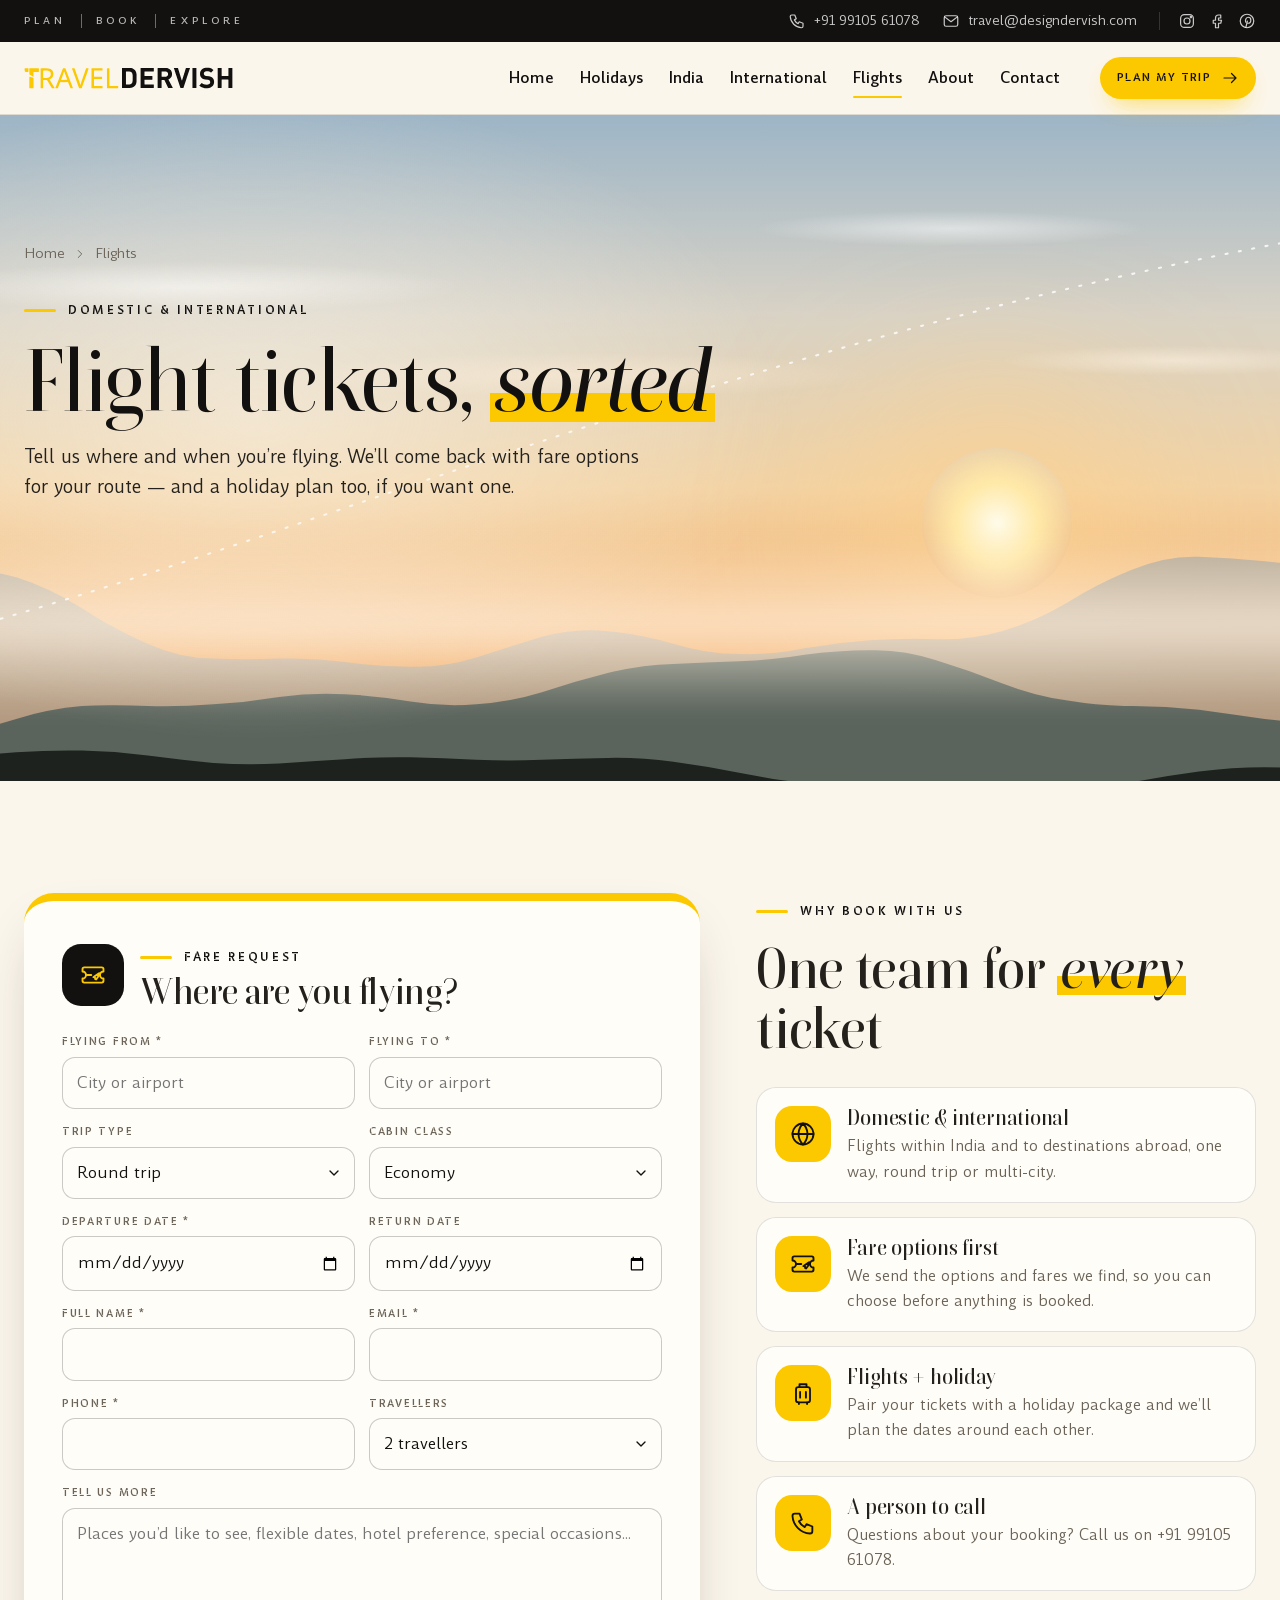
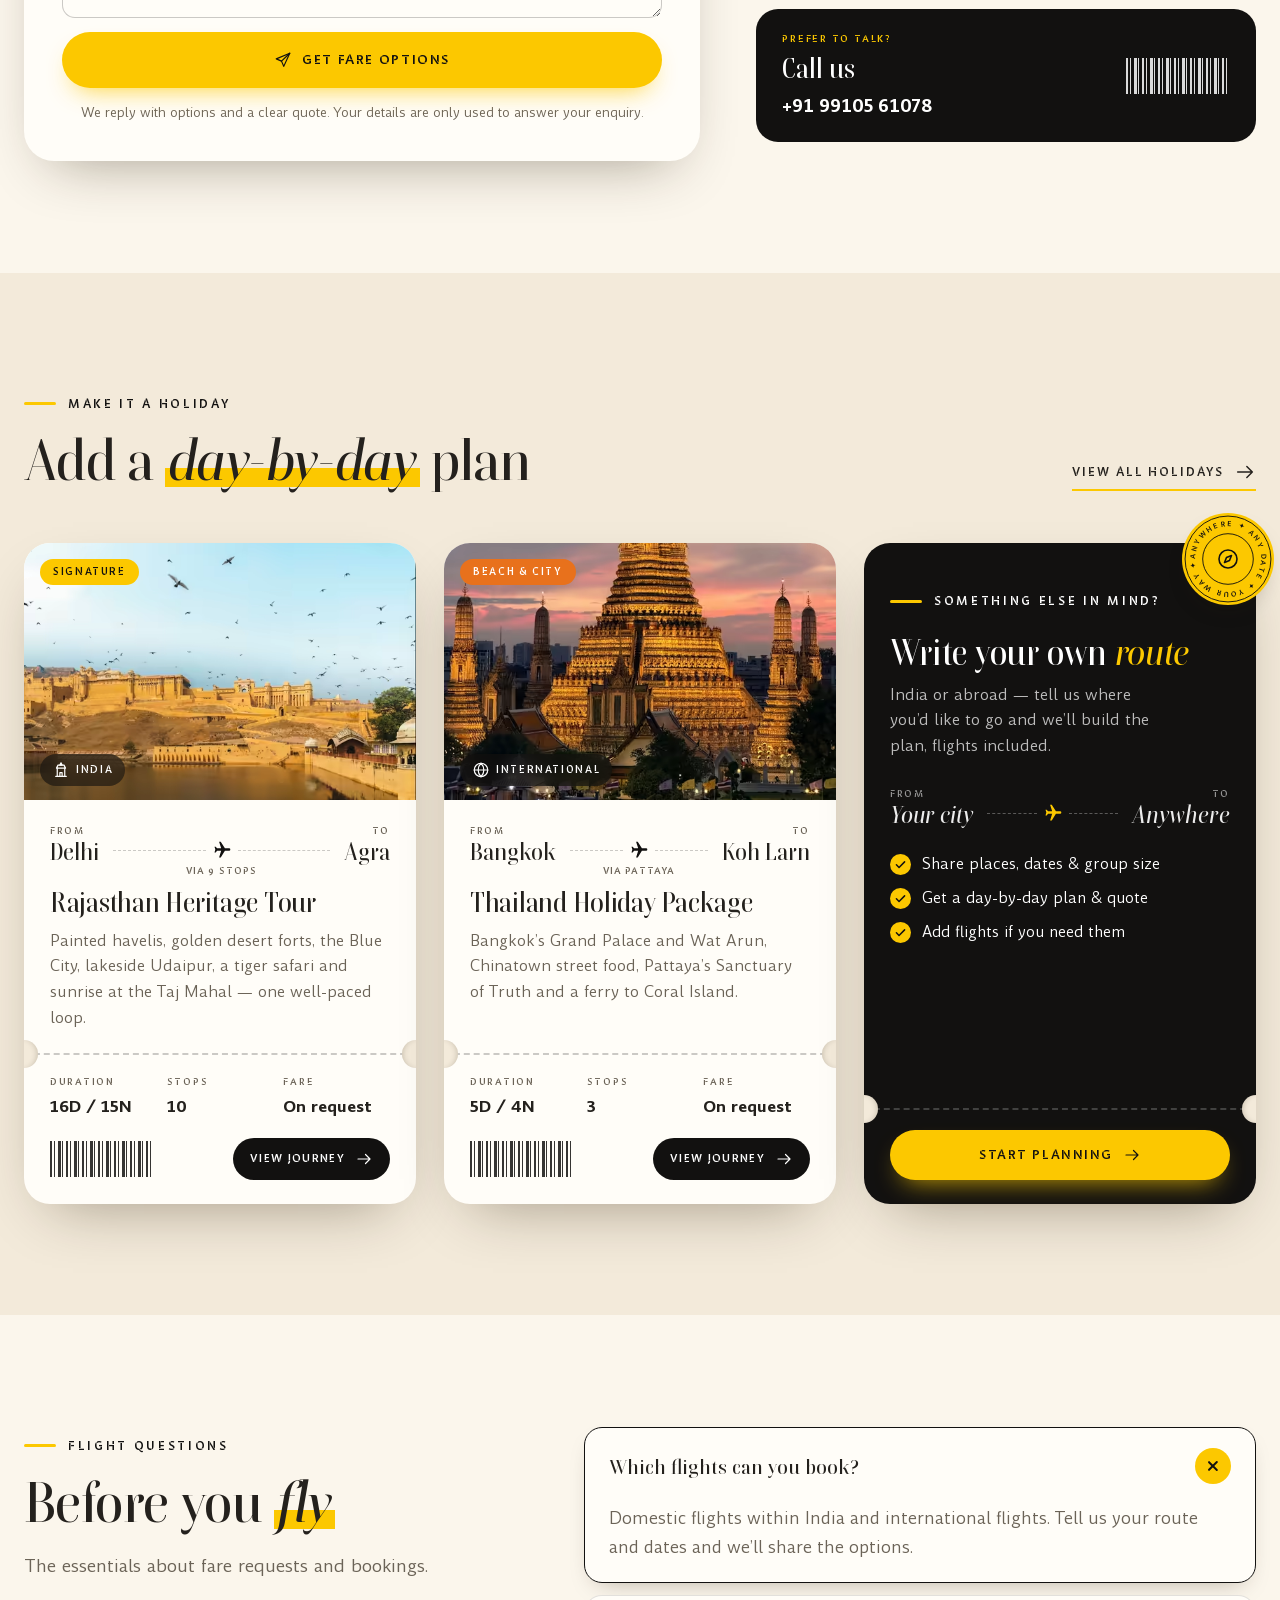
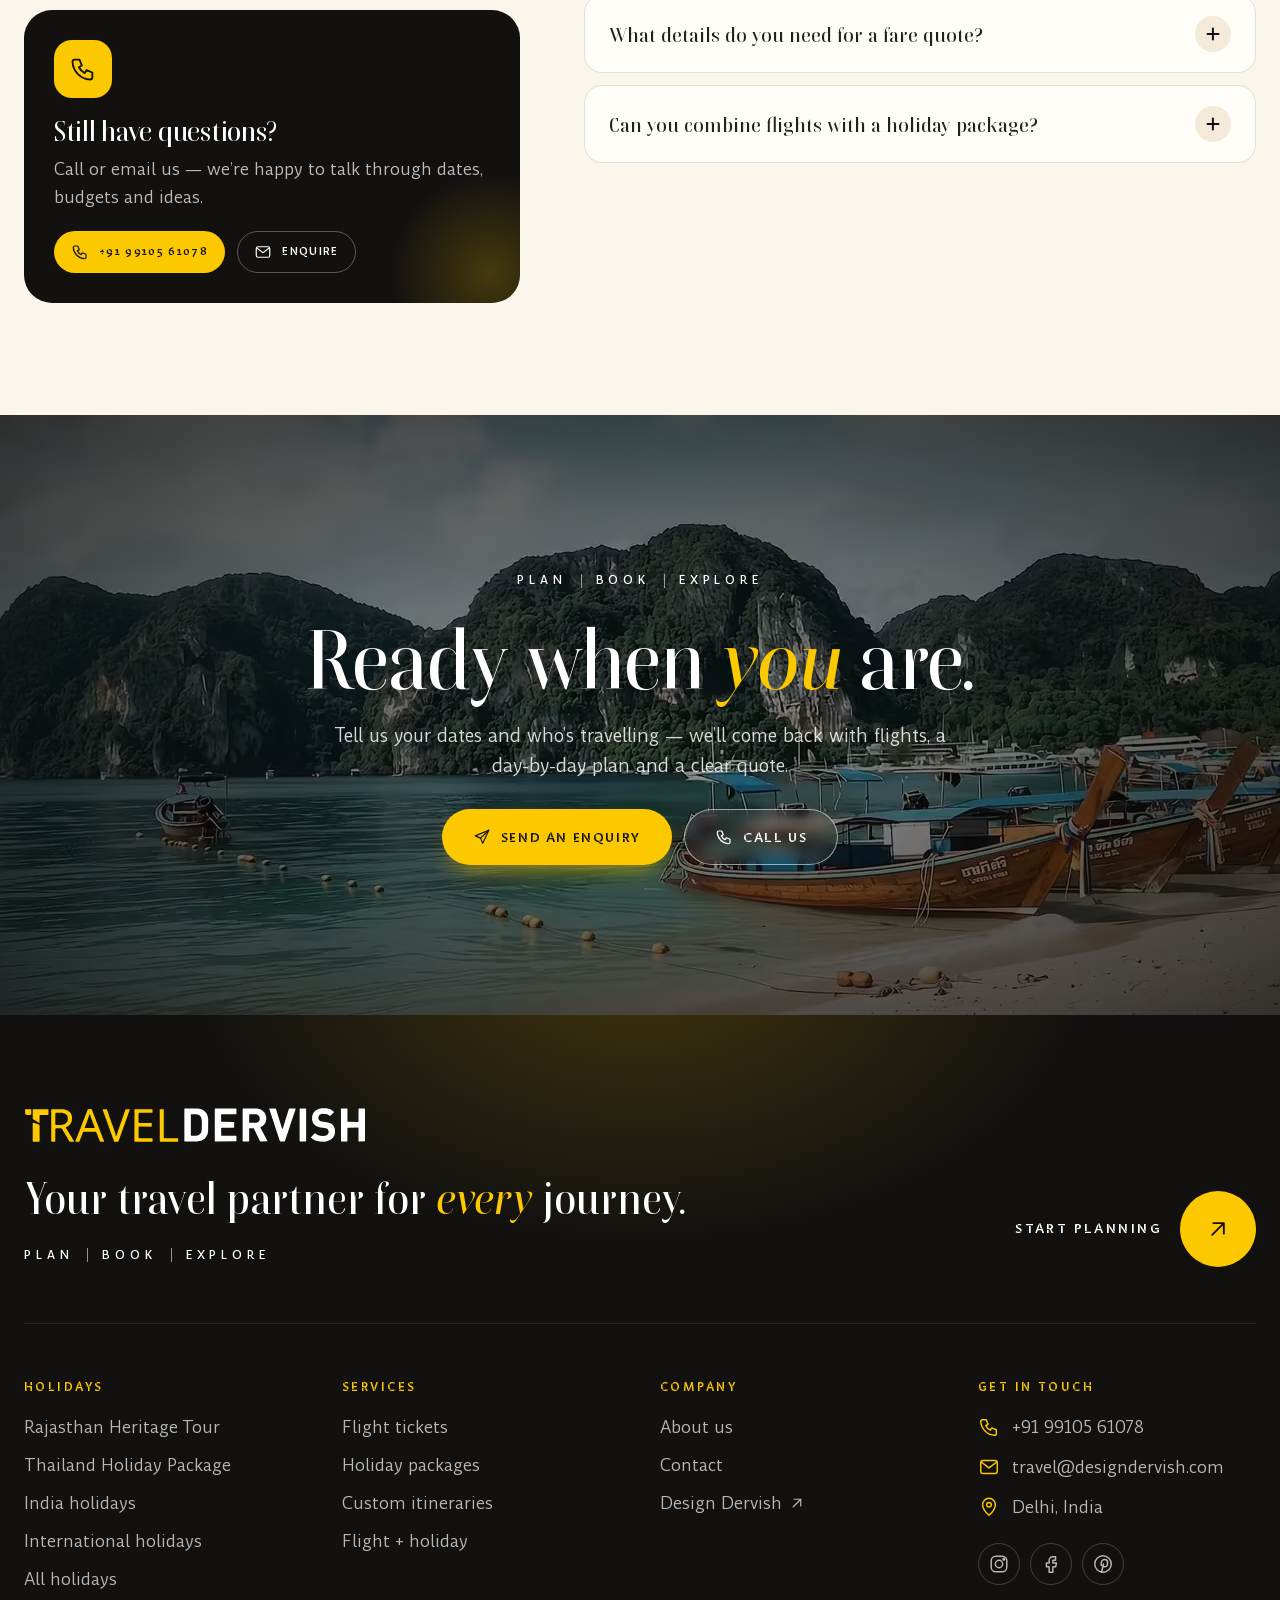
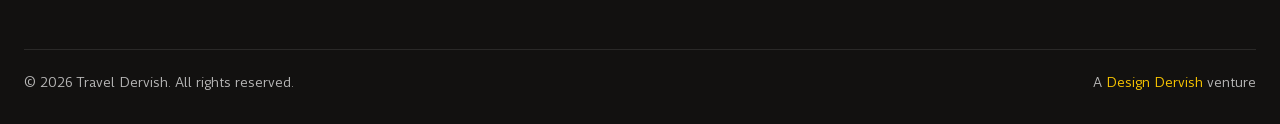
<file: website/flights.html>
<!doctype html>
<html lang="en">
<head>
<meta charset="utf-8">
<meta name="viewport" content="width=device-width, initial-scale=1">
<title>Flight Tickets | Domestic & International Flights | Travel Dervish</title>
<meta name="description" content="Request domestic and international flight tickets from Travel Dervish: one way, round trip or multi-city, with fare options before you book.">
<link rel="canonical" href="https://travel.designdervish.com/flights">
<meta property="og:type" content="website">
<meta property="og:site_name" content="Travel Dervish">
<meta property="og:title" content="Flight Tickets | Domestic &amp; International Flights | Travel Dervish">
<meta property="og:description" content="Request domestic and international flight tickets from Travel Dervish: one way, round trip or multi-city, with fare options before you book.">
<meta property="og:url" content="https://travel.designdervish.com/flights">
<meta property="og:image" content="https://travel.designdervish.com/assets/img/og-travel-dervish.jpg">
<meta property="og:image:type" content="image/jpeg">
<meta property="og:image:width" content="1200">
<meta property="og:image:height" content="630">
<meta property="og:image:alt" content="Travel Dervish: Your Travel Partner for Every Journey">
<meta name="twitter:card" content="summary_large_image">
<meta name="twitter:image" content="https://travel.designdervish.com/assets/img/og-travel-dervish.jpg">
<meta name="theme-color" content="#121110">
<link rel="icon" href="assets/img/favicon.svg" type="image/svg+xml">
<link rel="apple-touch-icon" href="assets/img/apple-touch-icon.png">
<link rel="preload" href="assets/fonts/boska-500.woff2" as="font" type="font/woff2" crossorigin><link rel="preload" href="assets/fonts/boska-500i.woff2" as="font" type="font/woff2" crossorigin><link rel="preload" href="assets/fonts/amulya-400.woff2" as="font" type="font/woff2" crossorigin><link rel="preload" href="assets/fonts/bespoke-stencil-500.woff2" as="font" type="font/woff2" crossorigin>
<style>@font-face{font-family:'Boska';font-style:normal;font-weight:500;font-display:swap;src:url('assets/fonts/boska-500.woff2') format('woff2')}@font-face{font-family:'Boska';font-style:italic;font-weight:500;font-display:swap;src:url('assets/fonts/boska-500i.woff2') format('woff2')}@font-face{font-family:'Bespoke Stencil';font-style:normal;font-weight:500;font-display:swap;src:url('assets/fonts/bespoke-stencil-500.woff2') format('woff2')}@font-face{font-family:'Bespoke Stencil';font-style:normal;font-weight:700;font-display:swap;src:url('assets/fonts/bespoke-stencil-700.woff2') format('woff2')}@font-face{font-family:'Amulya';font-style:normal;font-weight:400;font-display:swap;src:url('assets/fonts/amulya-400.woff2') format('woff2')}@font-face{font-family:'Amulya';font-style:normal;font-weight:500;font-display:swap;src:url('assets/fonts/amulya-500.woff2') format('woff2')}@font-face{font-family:'Amulya';font-style:normal;font-weight:700;font-display:swap;src:url('assets/fonts/amulya-700.woff2') format('woff2')}@font-face{font-family:'Boska Fallback';src:local('Georgia');size-adjust:93.89%;ascent-override:102.24%;descent-override:26.63%;line-gap-override:9.59%}@font-face{font-family:'Bespoke Stencil Fallback';src:local('Arial');size-adjust:107.60%;ascent-override:91.08%;descent-override:25.09%;line-gap-override:8.36%}@font-face{font-family:'Amulya Fallback';src:local('Arial');size-adjust:108.10%;ascent-override:96.21%;descent-override:32.38%;line-gap-override:8.33%}:root{--ink:#121110;--ink-2:#1b1915;--ink-3:#2a2621;--ink-4:#3b362f;--sun:#FCC800;--sun-2:#FFDA4A;--sun-3:#E2A900;--sun-soft:#FFF4C9;--ember:#E8711C;--cream:#FBF6EC;--sand:#F3EADA;--sand-2:#E8DBC4;--paper:#FFFDF8;--text:#24211d;--muted:#6b6357;--line:rgba(18,17,16,.12);--line-2:rgba(18,17,16,.22);--f-display:'Boska','Boska Fallback',Georgia,'Times New Roman',serif;--f-label:'Bespoke Stencil','Bespoke Stencil Fallback',Arial,sans-serif;--f-body:'Amulya','Amulya Fallback',Arial,system-ui,sans-serif;--r:18px;--r-lg:28px;--shadow:0 24px 60px -28px rgba(40,26,6,.45);--shadow-sm:0 10px 26px -14px rgba(40,26,6,.4);--ease:cubic-bezier(.2,.8,.2,1);--container:1240px;--notch-bg:var(--cream);--sky:linear-gradient(180deg,#9DB5C6 0%,#D9D3C6 30%,#F3D3A4 56%,#F4AE66 80%,#E98A3F 100%)}*,*::before,*::after{box-sizing:border-box}html{scroll-behavior:smooth;-webkit-text-size-adjust:100%;overflow-x:clip}body{margin:0;font-family:var(--f-body);font-size:17px;line-height:1.65;color:var(--text);background:var(--cream);-webkit-font-smoothing:antialiased;text-rendering:optimizeLegibility;overflow-x:clip}img,video,svg{display:block;max-width:100%}img{height:auto}picture{display:contents}video{object-fit:cover}a{color:inherit;text-decoration:none}button{font:inherit;color:inherit;cursor:pointer;background:none;border:0;padding:0}h1,h2,h3,h4{font-family:var(--f-display);font-weight:500;line-height:1.08;margin:0;letter-spacing:-.01em}p{margin:0 0 1em}::selection{background:var(--sun);color:var(--ink)}:focus-visible{outline:2.5px solid var(--sun-3);outline-offset:3px}.container{width:min(var(--container),100% - 48px);margin-inline:auto}[id]{scroll-margin-top:96px}.sr-only{position:absolute;left:-9999px;top:0;z-index:999;background:var(--sun);color:var(--ink);padding:12px 18px;border-radius:10px}.sr-only:focus{left:16px;top:16px}.ta-r{text-align:right}.grow{flex:1}.i{width:22px;height:22px;flex:none;fill:none;stroke:currentColor;stroke-width:1.6;stroke-linecap:round;stroke-linejoin:round}.i--xs{width:14px;height:14px}.i--sm{width:18px;height:18px}.i--lg{width:28px;height:28px}.i--xl{width:42px;height:42px;stroke-width:1.3}.btn{position:relative;display:inline-flex;align-items:center;justify-content:center;gap:10px;padding:15px 24px;border-radius:999px;border:1.5px solid transparent;font-family:var(--f-label);font-weight:500;font-size:.8rem;letter-spacing:.12em;text-transform:uppercase;line-height:1;white-space:nowrap;transition:transform .35s var(--ease),background .3s,color .3s,border-color .3s,box-shadow .3s}.btn:hover{transform:translateY(-2px)}.btn:active{transform:translateY(0)}.btn--sun{background:var(--sun);color:var(--ink);box-shadow:0 12px 26px -12px rgba(252,200,0,.85)}.btn--sun:hover{background:var(--sun-2);box-shadow:0 16px 32px -12px rgba(252,200,0,.9)}.btn--ink{background:var(--ink);color:#fff}.btn--ink:hover{background:var(--ink-4)}.btn--ghost{border-color:rgba(255,255,255,.55);color:#fff;background:rgba(255,255,255,.06);backdrop-filter:blur(6px)}.btn--ghost:hover{background:#fff;color:var(--ink);border-color:#fff}.btn--line{border-color:var(--line-2);color:var(--ink)}.btn--line:hover{border-color:var(--ink);background:var(--ink);color:#fff}.btn--line-light{border-color:rgba(255,255,255,.3);color:#fff}.btn--line-light:hover{border-color:var(--sun);color:var(--sun)}.btn--sm{padding:11px 16px;font-size:.7rem}.btn--lg{padding:18px 30px;font-size:.84rem}.btn--block{width:100%}.btns{display:flex;flex-wrap:wrap;gap:12px;margin-top:28px}.btns--center{justify-content:center}.btns--col{flex-direction:column;margin-top:auto;gap:8px}.motto{display:inline-flex;align-items:center;gap:14px;font-weight:500;font-size:.72rem;letter-spacing:.42em;text-transform:uppercase;color:var(--ink)}.motto i{width:1px;height:14px;background:currentColor;opacity:.55}.motto--light{color:#fff}.kicker{display:inline-flex;align-items:center;gap:12px;margin-bottom:16px;font-family:var(--f-label);font-weight:500;font-size:.76rem;letter-spacing:.22em;text-transform:uppercase;color:var(--ink)}.kicker::before{content:"";width:32px;height:3px;border-radius:3px;background:var(--sun)}.kicker--light{color:#fff}.head{max-width:740px;margin-bottom:52px}.head--center{margin-inline:auto;text-align:center}.title{font-size:clamp(2.2rem,4.4vw,3.6rem)}.title em,.phero--sky .phero__title em,.center-page h1 em{font-style:italic;padding:0 .06em;-webkit-box-decoration-break:clone;box-decoration-break:clone;background:linear-gradient(180deg,transparent 62%,var(--sun) 62%,var(--sun) 90%,transparent 90%)}.head--light .title,.head--light .kicker{color:#fff}.head--light .title em{background:none;color:var(--sun)}.lead{font-size:1.12rem;color:var(--muted);margin:18px 0 0}.lead + .lead{margin-top:14px}.head--light .lead{color:rgba(255,255,255,.72)}.head-split{display:flex;align-items:flex-end;justify-content:space-between;gap:24px;margin-bottom:52px}.head-split .head{margin-bottom:0}.link-arrow{display:inline-flex;align-items:center;gap:10px;padding-bottom:6px;border-bottom:2px solid var(--sun);font-family:var(--f-label);font-size:.76rem;letter-spacing:.16em;text-transform:uppercase;white-space:nowrap}.link-arrow .i{transition:transform .3s var(--ease)}.link-arrow:hover .i{transform:translateX(4px)}.badge{position:absolute;top:16px;left:16px;z-index:2;padding:8px 13px;border-radius:999px;background:var(--sun);color:var(--ink);font-family:var(--f-label);font-size:.64rem;letter-spacing:.16em;text-transform:uppercase;line-height:1}.badge--ember{background:var(--ember);color:#fff}.chips{display:flex;flex-wrap:wrap;gap:8px;align-items:center}.chips .badge{position:static}.chips--light{margin-bottom:18px}.chips--light span:not(.badge){padding:7px 14px;border-radius:999px;background:rgba(255,255,255,.14);backdrop-filter:blur(6px);font-size:.85rem}.ticks{list-style:none;padding:0;margin:8px 0;display:grid;gap:9px}.ticks li{display:flex;gap:11px;align-items:flex-start}.ticks .i{width:21px;height:21px;padding:3.5px;margin-top:3px;border-radius:50%;background:var(--sun);color:var(--ink);stroke-width:2.6}.ticks--sm{font-size:.95rem}.barcode{display:block;flex:none;width:104px;height:36px;opacity:.85;background:repeating-linear-gradient(90deg,var(--ink) 0 2px,transparent 2px 4px,var(--ink) 4px 5px,transparent 5px 8px,var(--ink) 8px 11px,transparent 11px 12px,var(--ink) 12px 13px,transparent 13px 16px)}.stamp{position:relative;display:grid;place-items:center;width:112px;height:112px;color:#fff;flex:none}.stamp>svg{position:absolute;inset:0;width:100%;height:100%;fill:none;stroke:currentColor;stroke-width:1.2;animation:spin 28s linear infinite}.stamp text{fill:currentColor;stroke:none;font-family:var(--f-label);font-size:9.5px}.stamp b{font-family:var(--f-label);font-weight:700;font-size:1.35rem;letter-spacing:.06em}.stamp b .i{width:28px;height:28px}.stamp--ink{color:var(--ink)}.stamp--sun{color:var(--ink);background:var(--sun);border-radius:50%;box-shadow:var(--shadow-sm)}@keyframes spin{to{transform:rotate(360deg)}}[data-tilt]{transform:perspective(1100px) rotateX(var(--rx,0deg)) rotateY(var(--ry,0deg));transition:transform .7s var(--ease)}[data-tilt].is-tilting{transition:transform .12s linear}.glare{position:absolute;inset:0;z-index:6;pointer-events:none;border-radius:inherit;opacity:0;transition:opacity .4s;background:radial-gradient(circle at var(--gx,50%) var(--gy,50%),rgba(255,255,255,.45),transparent 48%);mix-blend-mode:soft-light}[data-tilt].is-tilting .glare{opacity:1}.topbar{position:relative;z-index:60;background:var(--ink);color:rgba(255,255,255,.78);font-size:.85rem}.topbar__inner{display:flex;align-items:center;justify-content:space-between;gap:20px;height:42px}.topbar .motto{font-size:.62rem;color:rgba(255,255,255,.7)}.topbar__right{display:flex;align-items:center;gap:22px}.topbar__right>a{display:inline-flex;align-items:center;gap:8px;white-space:nowrap;transition:color .2s}.topbar__right>a:hover{color:var(--sun)}.topbar__right b{color:#fff;font-weight:700}.topbar__social{display:flex;gap:12px;padding-left:18px;border-left:1px solid rgba(255,255,255,.15)}.topbar__social a:hover{color:var(--sun)}.header{position:relative;z-index:50;color:var(--ink)}.header--solid{position:sticky;top:0;background:rgba(251,246,236,.94);backdrop-filter:blur(12px);border-bottom:1px solid var(--line)}.header--overlay{position:absolute;top:42px;left:0;right:0;color:#fff}.header--overlay.is-fixed{position:fixed;top:0;color:var(--ink);background:rgba(251,246,236,.93);backdrop-filter:blur(14px) saturate(1.3);box-shadow:0 12px 30px -22px rgba(0,0,0,.55);animation:drop .55s var(--ease)}@keyframes drop{from{transform:translateY(-100%)}}.header__inner{display:flex;align-items:center;gap:28px;height:86px;transition:height .3s}.is-fixed .header__inner,.header--solid .header__inner{height:72px}.logo{display:inline-flex;color:inherit;flex:none}.logo__mark{height:22px;width:209px}.logo--light{color:#fff}.logo--lg .logo__mark{height:36px;width:342px}.nav{display:flex;gap:2px;margin-left:auto}.nav__link{position:relative;padding:10px 12px;font-weight:500;font-size:.96rem}.nav__link::after{content:"";position:absolute;left:12px;right:12px;bottom:3px;height:2px;border-radius:2px;background:var(--sun);transform:scaleX(0);transform-origin:left;transition:transform .35s var(--ease)}.nav__link:hover::after,.nav__link.is-active::after{transform:scaleX(1)}.header__actions{display:flex;align-items:center;gap:12px}.nav-toggle{display:none;width:48px;height:48px;border-radius:50%;border:1.5px solid currentColor;place-items:center}.mobile-nav{position:fixed;inset:0;z-index:120;display:flex;flex-direction:column;padding:22px 24px 30px;overflow-y:auto;background:var(--ink);color:#fff;transform:translateX(100%);visibility:hidden;transition:transform .55s var(--ease),visibility 0s .55s}.mobile-nav.is-open{transform:none;visibility:visible;transition:transform .55s var(--ease)}.mobile-nav__top{display:flex;align-items:center;justify-content:space-between;margin-bottom:24px}.mobile-nav__close{width:48px;height:48px;border-radius:50%;border:1.5px solid rgba(255,255,255,.3);display:grid;place-items:center}.m-link{display:flex;align-items:center;justify-content:space-between;padding:15px 2px;border-bottom:1px solid rgba(255,255,255,.1);font-family:var(--f-display);font-size:1.8rem}.m-link .i{color:var(--sun);opacity:.6}.m-link.is-active{color:var(--sun)}.mobile-nav__foot{margin-top:auto;padding-top:28px;display:grid;gap:12px;justify-items:center}.mobile-nav__foot .motto{margin-top:10px;font-size:.62rem;opacity:.7}.hero{position:relative;display:flex;flex-direction:column;min-height:max(700px,calc(100svh - 42px));color:#fff;background:var(--ink);overflow:hidden;isolation:isolate}.hero__stage{position:absolute;inset:-5%;z-index:-2;will-change:transform;transform:translate3d(0,0,0)}.clip{position:absolute;inset:0;opacity:0;transition:opacity 1.3s ease;overflow:hidden}.clip.is-active{opacity:1;z-index:1}.clip.is-leaving{opacity:0;z-index:0}.clip img,.clip video{position:absolute;inset:0;width:100%;height:100%;object-fit:cover}.clip video{opacity:0;transition:opacity .9s ease}.clip.is-playing video{opacity:1}.clip img,.clip video{transform:scale(1.02);backface-visibility:hidden}.clip.is-active img,.clip.is-active video,.clip.is-leaving img,.clip.is-leaving video{animation:push 12s cubic-bezier(.25,.6,.3,1) both}.clip--still.is-active img{animation:drift 26s ease-in-out infinite alternate}@keyframes push{from{transform:scale(1.14)}to{transform:scale(1.02)}}@keyframes drift{from{transform:scale(1.05) translate(0,0)}to{transform:scale(1.17) translate(-2%,-1.5%)}}.hero__shade{position:absolute;inset:0;z-index:-1;pointer-events:none;background:linear-gradient(90deg,rgba(12,10,8,.8) 0%,rgba(12,10,8,.5) 42%,rgba(12,10,8,.12) 72%),linear-gradient(0deg,rgba(12,10,8,.8) 0%,transparent 34%),linear-gradient(180deg,rgba(12,10,8,.6) 0%,transparent 26%)}.hero__inner{flex:1;display:grid;grid-template-columns:minmax(0,1fr) 430px;gap:56px;align-items:center;padding-top:128px;padding-bottom:28px}[data-depth]{will-change:transform}.hero__title{margin:20px 0 18px;font-size:clamp(3rem,6.4vw,6rem);line-height:.98;letter-spacing:-.02em}.hero__title .ln{display:block;overflow:hidden;padding-bottom:.1em;margin-bottom:-.1em}.hero__title .ln>span{display:inline-block;animation:rise 1.2s var(--ease) both .15s}.hero__title .ln + .ln>span{animation-delay:.3s}.hero__title em{color:var(--sun)}@keyframes rise{from{transform:translateY(108%)}}.hero__text{max-width:540px;font-size:1.2rem;color:rgba(255,255,255,.86);animation:fade 1.2s ease both .5s}.hero__actions{display:flex;flex-wrap:wrap;gap:14px;margin-top:30px;animation:fade 1.2s ease both .7s}.hero .motto{animation:fade 1s ease both}@keyframes fade{from{opacity:0;transform:translateY(14px)}}.hero__bottom{display:flex;align-items:flex-end;gap:22px;padding-bottom:26px}.chapters{flex:1;display:grid;grid-template-columns:repeat(4,1fr);gap:22px}.chapter{display:grid;gap:2px;text-align:left;color:rgba(255,255,255,.55);transition:color .3s}.chapter__bar{height:2px;margin-bottom:12px;border-radius:2px;background:rgba(255,255,255,.25);overflow:hidden}.chapter__bar i{display:block;height:100%;background:var(--sun);transform:scaleX(0);transform-origin:left}.chapter.is-active .chapter__bar i{animation:bar var(--chapter-dur,9s) linear forwards}.hero.is-paused .chapter.is-active .chapter__bar i{animation-play-state:paused}@keyframes bar{to{transform:scaleX(1)}}.chapter__scope{font-family:var(--f-label);font-size:.62rem;letter-spacing:.2em;text-transform:uppercase;color:var(--sun)}.chapter strong{font-family:var(--f-display);font-weight:500;font-size:1.18rem;color:#fff}.chapter small{font-size:.8rem}.chapter.is-active,.chapter:hover{color:rgba(255,255,255,.88)}.hero__pause{flex:none;width:46px;height:46px;border-radius:50%;border:1.5px solid rgba(255,255,255,.4);display:grid;place-items:center;transition:.3s}.hero__pause:hover{background:#fff;color:var(--ink)}.hero__pause .i:last-child,.hero.is-paused .hero__pause .i:first-child{display:none}.hero.is-paused .hero__pause .i:last-child{display:block}.booker{position:relative;padding:18px;border-radius:28px;color:#fff;background:rgba(18,17,16,.82);animation:fade 1s ease both .55s;border:1px solid rgba(255,255,255,.16);box-shadow:0 30px 70px -24px rgba(0,0,0,.7)}.booker__tabs{position:relative;display:grid;grid-template-columns:1fr auto 1fr;align-items:center;gap:10px;margin-bottom:14px}.booker__tabs::before{content:"";position:absolute;left:50%;top:4px;bottom:4px;width:1px;background:rgba(255,255,255,.22)}.booker__tab{display:flex;flex-direction:column;align-items:center;gap:6px;padding:10px 8px;border-radius:18px;text-align:center;font-weight:700;font-size:1.04rem;line-height:1.12;color:rgba(255,255,255,.62);transition:background .3s,color .3s}.booker__tab:hover{color:#fff}.booker__tab.is-active{color:#fff;background:rgba(255,255,255,.1)}.booker__tab.is-active .i{color:var(--sun)}.booker__tab .i--xl{width:36px;height:36px}.booker__or{position:relative;z-index:1;width:36px;height:36px;border-radius:50%;display:grid;place-items:center;background:var(--sun);color:var(--ink);font-weight:700;font-size:.9rem}.booker__panel{display:none;gap:10px}.booker__panel.is-active{display:grid;animation:fade .45s ease}.seg{display:flex;gap:4px;padding:4px;border-radius:999px;background:rgba(255,255,255,.1)}.seg label{position:relative;flex:1}.seg input{position:absolute;inset:0;opacity:0;cursor:pointer}.seg span{display:flex;align-items:center;justify-content:center;gap:7px;padding:9px 10px;border-radius:999px;cursor:pointer;font-weight:500;font-size:.84rem;white-space:nowrap;transition:background .25s,color .25s}.seg input:checked + span{background:var(--sun);color:var(--ink)}.seg input:focus-visible + span{outline:2px solid var(--sun);outline-offset:2px}.bf{display:flex;flex-direction:column;gap:1px;min-width:0;padding:7px 14px;border-radius:14px;background:rgba(255,253,248,.96);color:var(--ink);cursor:text;transition:box-shadow .2s}.bf>span{font-family:var(--f-label);font-size:.6rem;letter-spacing:.16em;text-transform:uppercase;color:var(--muted)}.bf input,.bf select{width:100%;min-width:0;padding:0;border:0;outline:0;background:transparent;font:inherit;font-weight:500;font-size:.98rem;color:var(--ink);color-scheme:light}.bf select{appearance:none;cursor:pointer}.bf:focus-within{box-shadow:0 0 0 2.5px var(--sun)}.bf[hidden]{display:none}.bf-route{display:grid;grid-template-columns:1fr auto 1fr;align-items:center;gap:8px}.bf-swap{width:38px;height:38px;border-radius:50%;display:grid;place-items:center;background:var(--sun);color:var(--ink);transition:transform .45s var(--ease)}.bf-swap:hover{transform:rotate(180deg)}.bf-row{display:grid;grid-template-columns:1fr 1fr;gap:8px}.bf-row:has(>[hidden]){grid-template-columns:1fr}.booker .btn{margin-top:4px}@media (hover:hover) and (pointer:fine) and (min-width:1025px){.booker{background:rgba(18,17,16,.52);-webkit-backdrop-filter:blur(14px) saturate(1.25);backdrop-filter:blur(14px) saturate(1.25)}}.ticker{overflow:hidden;background:var(--sun);color:var(--ink)}.ticker__track{display:flex;width:max-content;animation:marquee 40s linear infinite;will-change:transform}.ticker span{padding:17px 0;font-family:var(--f-label);font-weight:500;font-size:1.02rem;letter-spacing:.16em;text-transform:uppercase;white-space:nowrap}.ticker i{padding:17px 26px;font-style:normal;opacity:.6}@keyframes marquee{to{transform:translateX(-50%)}}.section{position:relative;padding:112px 0}.section--sand{background:var(--sand);--notch-bg:var(--sand)}.section--ink{background:var(--ink);color:#fff;--notch-bg:var(--ink)}.duo{display:grid;grid-template-columns:1fr 84px 1fr;align-items:stretch}.duo__or{position:relative;display:grid;place-items:center}.duo__or::before{content:"";position:absolute;left:50%;top:8%;bottom:8%;width:1px;background:var(--line-2)}.duo__or span{position:relative;width:56px;height:56px;border-radius:50%;display:grid;place-items:center;background:var(--sun);font-weight:700;font-size:1.05rem;box-shadow:0 0 0 9px var(--cream)}.duo__card{position:relative;display:flex;flex-direction:column;gap:14px;min-height:520px;padding:40px;border-radius:var(--r-lg);overflow:hidden;isolation:isolate}.duo__card h3{font-size:clamp(2.2rem,3.4vw,2.9rem)}.duo__card p{max-width:440px;margin:0}.duo__card .btn{align-self:flex-start;margin-top:10px}.duo__card--sky{background:linear-gradient(160deg,#FFF8E0 0%,#FCE6B9 52%,#F6C38A 100%);color:var(--ink)}.duo__card--photo{background:var(--ink);color:#fff}.duo__card--photo::before{content:"";position:absolute;inset:0;z-index:-1;background:linear-gradient(180deg,rgba(12,10,8,.2) 0%,rgba(12,10,8,.55) 45%,rgba(12,10,8,.9) 100%)}.duo__bg{position:absolute;inset:0;z-index:-2;width:100%;height:100%;object-fit:cover;transition:transform 1.4s var(--ease)}.duo__card--photo:hover .duo__bg{transform:scale(1.07)}.duo__card--photo p{color:rgba(255,255,255,.85)}.duo__top{display:flex;align-items:flex-start;justify-content:space-between;margin-bottom:auto;padding-bottom:30px}.duo__icon{width:82px;height:82px;border-radius:24px;display:grid;place-items:center;background:var(--ink);color:var(--sun)}.duo__card--photo .duo__icon{background:var(--sun);color:var(--ink)}.duo__num{font-family:var(--f-label);font-size:3.6rem;line-height:1;opacity:.16}.duo__arc{position:absolute;right:-30px;top:30px;z-index:-1;width:62%;fill:none;stroke:var(--ink);stroke-width:1.5;stroke-dasharray:4 9;opacity:.32}.worlds{display:grid;grid-template-columns:1fr 1fr;gap:28px}.world{position:relative;display:block;aspect-ratio:5 / 5.6;max-height:660px;border-radius:var(--r-lg);overflow:hidden;color:#fff;background:var(--ink);isolation:isolate}.world img,.world video{position:absolute;inset:0;z-index:-2;width:100%;height:100%;object-fit:cover;transition:transform 1.4s var(--ease),opacity .7s}.world video{opacity:0}.world.is-playing video{opacity:1}.world:hover img,.world:hover video{transform:scale(1.06)}.world::after{content:"";position:absolute;inset:0;z-index:-1;background:linear-gradient(180deg,rgba(12,10,8,.1) 30%,rgba(12,10,8,.86) 100%)}.world .stamp{position:absolute;top:24px;right:24px}.world__body{position:absolute;left:32px;right:110px;bottom:30px}.world__count{display:inline-flex;align-items:center;gap:8px;margin-bottom:14px;padding:8px 14px;border-radius:999px;background:rgba(255,255,255,.14);backdrop-filter:blur(8px);font-family:var(--f-label);font-size:.7rem;letter-spacing:.18em;text-transform:uppercase}.world h3{font-size:clamp(2.6rem,5vw,4.4rem);font-style:italic}.world p{margin:6px 0 0;color:rgba(255,255,255,.82)}.world__go{position:absolute;right:28px;bottom:30px;width:64px;height:64px;border-radius:50%;display:grid;place-items:center;background:var(--sun);color:var(--ink);transition:transform .5s var(--ease)}.world:hover .world__go{transform:rotate(45deg) scale(1.05)}.passes{display:grid;grid-template-columns:repeat(3,1fr);gap:28px;align-items:stretch}.pass{position:relative;display:flex;flex-direction:column;border-radius:26px;background:var(--paper);box-shadow:var(--shadow)}.pass__media{position:relative;display:block;aspect-ratio:16 / 10.5;overflow:hidden;border-radius:26px 26px 0 0}.pass__media img{width:100%;height:100%;object-fit:cover;transition:transform 1.2s var(--ease)}.pass:hover .pass__media img{transform:scale(1.07)}.pass__scope{position:absolute;left:16px;bottom:14px;display:inline-flex;align-items:center;gap:6px;padding:7px 12px;border-radius:999px;background:rgba(18,17,16,.62);backdrop-filter:blur(8px);color:#fff;font-family:var(--f-label);font-size:.64rem;letter-spacing:.16em;text-transform:uppercase}.pass__body{flex:1;padding:24px 26px 22px}.pass__route{display:grid;grid-template-columns:auto 1fr auto;align-items:end;gap:14px;margin-bottom:20px}.pass__route small,.pass__meta dt{display:block;font-family:var(--f-label);font-size:.6rem;letter-spacing:.18em;text-transform:uppercase;color:var(--muted)}.pass__route b{font-family:var(--f-display);font-weight:500;font-size:1.45rem;line-height:1.1}.pass__fly{position:relative;display:flex;align-items:center;gap:6px;padding-bottom:8px}.pass__fly span{flex:1;border-top:1.5px dashed var(--line-2)}.pass__fly small{position:absolute;left:0;right:0;bottom:-12px;text-align:center;letter-spacing:.12em}.pass__plane{width:20px;height:20px;transform:rotate(90deg);color:var(--ink)}.pass:hover .pass__plane{animation:hop 1.4s var(--ease) infinite}@keyframes hop{50%{translate:8px -3px}}.pass__title{font-size:1.7rem;margin-bottom:10px}.pass__title a{background:linear-gradient(var(--sun),var(--sun)) 0 92% / 0 4px no-repeat;transition:background-size .45s var(--ease)}.pass__title a:hover{background-size:100% 4px}.pass__text{margin:0;font-size:.98rem;color:var(--muted)}.pass__stub{position:relative;padding:20px 26px 24px;border-top:2px dashed var(--line-2)}.pass__stub::before,.pass__stub::after{content:"";position:absolute;top:-15px;width:14px;height:28px;background:var(--notch-bg)}.pass__stub::before{left:0;border-radius:0 14px 14px 0;box-shadow:inset -4px 0 6px -4px rgba(40,26,6,.25)}.pass__stub::after{right:0;border-radius:14px 0 0 14px;box-shadow:inset 4px 0 6px -4px rgba(40,26,6,.25)}.pass__meta{display:grid;grid-template-columns:repeat(3,1fr);gap:10px;margin:0 0 18px}.pass__meta dd{margin:3px 0 0;font-weight:700;font-size:.98rem}.pass__meta--col{grid-template-columns:1fr;gap:14px;margin:0}.pass__foot{display:flex;align-items:center;justify-content:space-between;gap:14px}.pass--blank{background:var(--ink);color:#fff}.pass__blank{position:relative;padding:32px 26px 4px}.pass__blank .stamp{position:absolute;top:-30px;right:-18px;width:92px;height:92px;color:var(--ink);background:var(--sun);border-radius:50%;box-shadow:var(--shadow-sm)}.pass--blank .pass__blank{padding-top:40px}.pass__blank .stamp b .i{width:24px;height:24px}.pass--blank .kicker{color:#fff}.pass__blank h3{margin:6px 0 10px;font-size:2.2rem}.pass__blank h3 em{color:var(--sun)}.pass__blank p{max-width:82%;margin:0;font-size:.98rem;color:rgba(255,255,255,.72)}.pass--blank .pass__route small{color:rgba(255,255,255,.55)}.pass--blank .pass__fly span{border-color:rgba(255,255,255,.3)}.pass--blank .pass__plane{color:var(--sun)}.pass__route--blank b{font-style:italic;color:rgba(255,255,255,.92)}.pass--blank .pass__stub{border-top-color:rgba(255,255,255,.2)}.pbe{overflow:hidden}.pbe::before{content:"";position:absolute;top:-320px;right:-220px;width:760px;height:760px;border-radius:50%;pointer-events:none;background:radial-gradient(circle,rgba(252,200,0,.16),transparent 64%)}.pbe__track{position:relative}.pbe__path{width:100%;height:auto;margin-bottom:-46px;overflow:visible}.pbe__path path{fill:none;stroke:rgba(255,255,255,.32);stroke-width:1.6;stroke-dasharray:5 10}.pbe__plane{color:var(--sun)}.pbe__steps{position:relative;display:grid;grid-template-columns:repeat(3,1fr);gap:28px}.pbe__step{position:relative;overflow:hidden;padding:36px 32px;border-radius:var(--r-lg);background:var(--ink-2);border:1px solid rgba(255,255,255,.08);transition:border-color .4s,transform .5s var(--ease)}.pbe__step:hover{border-color:rgba(252,200,0,.5);transform:translateY(-6px)}.pbe__num{position:absolute;top:14px;right:22px;font-family:var(--f-label);font-size:4.8rem;line-height:1;color:rgba(255,255,255,.07)}.pbe__icon{width:66px;height:66px;margin-bottom:24px;border-radius:20px;display:grid;place-items:center;background:var(--sun);color:var(--ink)}.pbe__step h3{margin-bottom:10px;font-size:2.1rem;font-style:italic}.pbe__step p{margin:0;color:rgba(255,255,255,.7)}.flow-section{overflow:hidden}.flow{position:relative;height:clamp(440px,46vw,560px);perspective:1500px;outline:none;touch-action:pan-y;-webkit-user-select:none;user-select:none;-webkit-tap-highlight-color:transparent}.flow:focus-visible{outline:2.5px solid var(--sun-3);outline-offset:-6px;border-radius:30px}.flow__stage{position:absolute;inset:0;transform-style:preserve-3d}.flow__item{position:absolute;left:50%;top:47%;width:clamp(230px,24vw,320px);aspect-ratio:3 / 4;border-radius:24px;overflow:hidden;color:#fff;background:var(--ink);transform:translate(-50%,-50%);box-shadow:0 34px 60px -28px rgba(0,0,0,.6);contain:layout paint;will-change:transform,opacity;backface-visibility:hidden;-webkit-user-drag:none}.flow__item img{position:absolute;top:0;left:-8%;width:116%;max-width:none;height:100%;object-fit:cover;pointer-events:none;will-change:transform;backface-visibility:hidden}.flow__item::after{content:"";position:absolute;inset:0;background:linear-gradient(180deg,transparent 42%,rgba(12,10,8,.88));pointer-events:none}.flow__shade{position:absolute;inset:0;z-index:2;background:rgba(12,10,8,.5);opacity:0;pointer-events:none;will-change:opacity}.flow__info{position:absolute;left:22px;right:22px;bottom:22px;z-index:1;opacity:0;transform:translate3d(0,14px,0);transition:opacity .45s ease,transform .6s var(--ease)}.flow__item.is-active .flow__info{opacity:1;transform:none;transition-delay:.08s}.flow__country{display:inline-flex;align-items:center;gap:6px;font-family:var(--f-label);font-size:.64rem;letter-spacing:.18em;text-transform:uppercase;color:var(--sun)}.flow__info h4{margin:4px 0 2px;font-size:2.1rem;font-style:italic}.flow__info>span:last-child{font-size:.9rem;color:rgba(255,255,255,.82)}.flow.is-dragging .flow__item{cursor:grabbing}html:not(.js) .flow{height:auto}html:not(.js) .flow__stage{position:static;display:flex;gap:20px;overflow-x:auto;padding:0 24px 30px}html:not(.js) .flow__item{position:relative;left:auto;top:auto;flex:0 0 260px;transform:none}html:not(.js) .flow__info{opacity:1;transform:none}.has-flow-cursor .flow,.has-flow-cursor .flow *{cursor:none}.flow-cursor{position:fixed;left:0;top:0;z-index:95;pointer-events:none;will-change:transform;transform:translate3d(-300px,-300px,0)}.flow-cursor__in{position:relative;width:98px;height:98px;margin:-49px 0 0 -49px;border-radius:50%;display:grid;place-items:center;background:var(--sun);color:var(--ink);box-shadow:0 16px 36px -14px rgba(0,0,0,.5);transform:scale(0);transition:transform .45s var(--ease),background .3s,color .3s}.flow-cursor.is-on .flow-cursor__in{transform:scale(1)}.flow-cursor.is-on.is-down .flow-cursor__in{transform:scale(.8)}.flow-cursor.is-view .flow-cursor__in{background:var(--ink);color:var(--sun)}.flow-cursor__in>span{position:absolute;inset:0;display:flex;align-items:center;justify-content:center;gap:5px;font-family:var(--f-label);font-weight:500;font-size:.66rem;letter-spacing:.16em;text-transform:uppercase;transition:opacity .25s ease,transform .35s var(--ease)}.flow-cursor__view{opacity:0;transform:scale(.6)}.flow-cursor.is-view .flow-cursor__drag{opacity:0;transform:scale(.6)}.flow-cursor.is-view .flow-cursor__view{opacity:1;transform:none}.flow-cursor .i{width:13px;height:13px;stroke-width:2.4;transition:transform .35s var(--ease)}.flow-cursor.is-down .flow-cursor__drag .i:first-child{transform:translateX(-5px)}.flow-cursor.is-down .flow-cursor__drag .i:last-child{transform:translateX(5px)}.round-nav{display:flex;gap:10px}.round-btn{width:56px;height:56px;border-radius:50%;display:grid;place-items:center;border:1.5px solid var(--line-2);transition:.3s}.round-btn:hover{border-color:var(--ink);background:var(--ink);color:#fff}.round-btn--fill{background:var(--ink);color:#fff;border-color:var(--ink)}.round-btn--fill:hover{background:var(--sun);color:var(--ink);border-color:var(--sun)}.spotlight{background:var(--ink);color:#fff;overflow:hidden}.spotlight__grid{display:grid;grid-template-columns:1fr 1fr;gap:84px;align-items:center}.spotlight__media{position:relative}.vframe{position:relative;aspect-ratio:4 / 4.6;border-radius:30px;overflow:hidden;background:var(--ink-3);box-shadow:0 40px 90px -36px rgba(0,0,0,.9)}.vframe__video{position:absolute;inset:0;width:100%;height:100%;object-fit:cover;object-position:68% center}.spot-badge{position:absolute;left:-26px;bottom:44px;z-index:3;width:122px;height:122px;border-radius:50%;display:grid;place-content:center;text-align:center;background:var(--sun);color:var(--ink);box-shadow:0 20px 40px -14px rgba(0,0,0,.6)}.spot-badge strong{font-family:var(--f-display);font-size:2.9rem;font-weight:500;line-height:.9}.spot-badge span{font-family:var(--f-label);font-size:.68rem;letter-spacing:.22em;text-transform:uppercase}.spotlight__stamp{position:absolute;top:-34px;right:-26px;z-index:3}.spotlight .kicker{color:#fff}.spotlight .title em{background:none;color:var(--sun)}.spotlight .lead{color:rgba(255,255,255,.72)}.route-chips{display:flex;flex-wrap:wrap;gap:8px;margin:26px 0 22px}.route-chips span{padding:7px 14px;border-radius:999px;border:1px solid rgba(255,255,255,.2);font-size:.85rem}.vband{position:relative;display:flex;align-items:center;min-height:640px;overflow:hidden;color:#fff;background:var(--ink);isolation:isolate}.bgvideo{position:absolute;inset:0;z-index:-2;width:100%;height:100%;object-fit:cover}video.bgvideo,video.vframe__video{opacity:0;transition:opacity .9s ease}video.bgvideo.is-playing,video.vframe__video.is-playing{opacity:1}.vband__shade{position:absolute;inset:0;z-index:-1;background:radial-gradient(ellipse at center,rgba(12,10,8,.38),rgba(12,10,8,.82))}.vband__inner{padding:120px 0;text-align:center}.vband__quote{max-width:980px;margin:26px auto 60px;font-family:var(--f-display);font-size:clamp(2.4rem,5.4vw,4.9rem);line-height:1.04}.vband__quote em,.vband__title em{color:var(--sun)}.vband__title{margin:24px 0 16px;font-size:clamp(2.8rem,6.4vw,5.4rem)}.vband__text{max-width:620px;margin:0 auto;font-size:1.15rem;color:rgba(255,255,255,.84)}.vband--cta{min-height:600px}.stats{display:grid;grid-template-columns:repeat(4,1fr);gap:22px;max-width:1040px;margin:0 auto;padding-top:38px;border-top:1px solid rgba(255,255,255,.2)}.stat strong{display:block;font-family:var(--f-label);font-weight:500;font-size:3.4rem;line-height:1;color:var(--sun)}.stat strong .i{width:54px;height:54px;margin:0 auto;stroke-width:1.3}.stat span{display:block;margin-top:10px;font-size:.92rem;color:rgba(255,255,255,.8)}.moments{display:grid;grid-template-columns:repeat(4,1fr);grid-auto-rows:230px;gap:16px}.moments a{position:relative;display:block;overflow:hidden;border-radius:22px}.moments a:nth-child(1){grid-column:span 2;grid-row:span 2}.moments a:nth-child(3){grid-row:span 2}.moments a:nth-child(5),.moments a:nth-child(6){grid-column:span 2}.moments img{width:100%;height:100%;object-fit:cover;transition:transform 1.1s var(--ease)}.moments a:hover img{transform:scale(1.07)}.moments span{position:absolute;left:14px;bottom:14px;padding:7px 13px;border-radius:999px;background:rgba(18,17,16,.62);backdrop-filter:blur(6px);color:#fff;font-size:.82rem;opacity:0;translate:0 8px;transition:opacity .4s,translate .4s var(--ease)}.moments a:hover span,.moments a:focus-visible span{opacity:1;translate:0 0}.faq-layout{display:grid;grid-template-columns:.85fr 1.15fr;gap:64px;align-items:start}.faq-layout .head{margin-bottom:30px}.faq{display:grid;gap:12px}.faq__item{overflow:hidden;border-radius:18px;background:var(--paper);border:1px solid var(--line);transition:border-color .3s,box-shadow .3s}.faq__item.is-open{border-color:var(--ink);box-shadow:var(--shadow-sm)}.faq__q{width:100%;display:flex;align-items:center;justify-content:space-between;gap:18px;padding:20px 24px;text-align:left;font-family:var(--f-display);font-size:1.28rem;font-weight:500;line-height:1.25}.faq__plus{position:relative;flex:none;width:36px;height:36px;border-radius:50%;background:var(--sand);transition:transform .45s var(--ease),background .3s}.faq__plus::before,.faq__plus::after{content:"";position:absolute;left:50%;top:50%;width:13px;height:1.8px;border-radius:2px;background:var(--ink);transform:translate(-50%,-50%)}.faq__plus::after{transform:translate(-50%,-50%) rotate(90deg)}.is-open>.faq__q .faq__plus,.is-open>.day__head .faq__plus{transform:rotate(45deg);background:var(--sun)}.faq__a,.day__body{max-height:0;overflow:hidden;transition:max-height .5s var(--ease)}.faq__a p{margin:0;padding:0 24px 22px;color:var(--muted)}.help-card{position:relative;overflow:hidden;padding:30px;border-radius:var(--r-lg);background:var(--ink);color:#fff}.help-card::after{content:"";position:absolute;right:-80px;bottom:-80px;width:220px;height:220px;border-radius:50%;background:radial-gradient(circle,rgba(252,200,0,.22),transparent 65%)}.help-card__icon{width:58px;height:58px;margin-bottom:18px;border-radius:18px;display:grid;place-items:center;background:var(--sun);color:var(--ink)}.help-card h3{margin-bottom:8px;font-size:1.75rem}.help-card p{margin:0;color:rgba(255,255,255,.72)}.help-card .btns{margin-top:20px}.help-card .btn--ink{background:var(--sun);color:var(--ink)}.help-card .btn--ink:hover{background:var(--sun-2)}.help-card .btn--line{border-color:rgba(255,255,255,.3);color:#fff}.help-card .btn--line:hover{background:#fff;color:var(--ink)}.phero{position:relative;display:flex;align-items:flex-end;min-height:clamp(540px,74vh,760px);overflow:hidden;color:#fff;background:var(--ink);isolation:isolate}.phero__inner{padding:200px 0 112px}.phero__title{max-width:16ch;margin:2px 0 18px;font-size:clamp(2.9rem,6.8vw,6.1rem);line-height:.98;letter-spacing:-.02em;animation:fade 1s ease both .1s}.phero__title em{color:var(--sun)}.phero--pkg .phero__title{max-width:22ch;font-size:clamp(2.4rem,5vw,4.5rem)}.phero__text{display:flex;flex-wrap:wrap;align-items:center;gap:8px;max-width:620px;margin:0;font-size:1.16rem;color:rgba(255,255,255,.86);animation:fade 1s ease both .25s}.phero .btns{animation:fade 1s ease both .4s}.breadcrumb{display:flex;flex-wrap:wrap;align-items:center;gap:8px;margin-bottom:26px;font-size:.86rem;color:rgba(255,255,255,.75)}.breadcrumb a:hover{color:var(--sun)}.edge{position:absolute;left:0;right:0;bottom:-1px;z-index:3;height:20px;background:radial-gradient(circle at 14px 20px,var(--cream) 9.5px,transparent 10px) 0 0 / 28px 20px repeat-x}.phero--sky{align-items:center;color:var(--ink);background:var(--sky)}.phero--sky .hero__shade{background:radial-gradient(ellipse 60% 70% at 20% 45%,rgba(251,246,236,.55),transparent 70%)}.phero--sky .phero__inner{padding:190px 0 260px}.header--solid ~ main .phero--sky .phero__inner{padding-top:110px}.phero--sky .phero__title em{color:var(--ink)}.phero--sky .phero__text{color:var(--text)}.phero--sky .breadcrumb{color:var(--muted)}.phero--sky .breadcrumb a:hover{color:var(--ink)}.phero--sky .kicker--light{color:var(--ink)}.sky{position:absolute;inset:0;overflow:hidden}.sky__sun{position:absolute;left:70%;top:50%;width:150px;height:150px;border-radius:50%;background:radial-gradient(circle,#FFFBEA 0%,#FFE9A8 38%,rgba(255,214,140,0) 72%);box-shadow:0 0 140px 70px rgba(255,210,140,.5);animation:sunrise 3.2s var(--ease) both}@keyframes sunrise{from{opacity:0;translate:0 90px}}.sky__clouds{position:absolute;inset:0;animation:clouds 70s linear infinite alternate;background:radial-gradient(ellipse 28% 5% at 18% 28%,rgba(255,255,255,.6),transparent 70%),radial-gradient(ellipse 20% 3.5% at 72% 20%,rgba(255,255,255,.5),transparent 70%),radial-gradient(ellipse 30% 4.5% at 46% 40%,rgba(255,238,215,.5),transparent 70%),radial-gradient(ellipse 18% 3% at 88% 38%,rgba(255,244,228,.55),transparent 70%)}@keyframes clouds{to{transform:translateX(-6%)}}.sky__mtn{position:absolute;left:-6%;bottom:0;width:112%;max-width:none}.sky__mtn--3{height:50%}.sky__mtn--3 path{fill:#8D99A0;opacity:.6}.sky__mtn--2{height:40%}.sky__mtn--2 path{fill:#53605A;opacity:.92}.sky__mtn--1{height:27%}.sky__mtn--1 path{fill:#1D221E}.sky__mist{position:absolute;left:0;right:0;bottom:14%;height:24%;filter:blur(12px);animation:mist 16s ease-in-out infinite alternate;background:linear-gradient(0deg,transparent,rgba(255,242,226,.7) 50%,transparent)}@keyframes mist{to{transform:translateX(4%);opacity:.7}}.sky__flight{position:absolute;inset:0;width:100%;height:100%}.sky__trail{fill:none;stroke:rgba(255,255,255,.8);stroke-width:2;stroke-dasharray:2 11;stroke-linecap:round}.sky__plane{color:#fff;filter:drop-shadow(0 4px 6px rgba(0,0,0,.25))}.phero--sky .edge{display:none}.filters{display:flex;flex-wrap:wrap;align-items:center;justify-content:space-between;gap:18px;margin-bottom:26px}.tabs{display:inline-flex;gap:4px;padding:5px;border-radius:999px;background:var(--sand)}.tab{display:inline-flex;align-items:center;gap:8px;padding:11px 20px;border-radius:999px;font-weight:500;transition:background .3s,color .3s}.tab.is-active{background:var(--ink);color:#fff}.chip{display:inline-flex;align-items:center;gap:8px;padding:9px 16px;border-radius:999px;border:1.5px solid var(--line-2);font-size:.92rem;transition:.3s}.chip .i{width:18px;height:18px}.chip:hover,.chip.is-active{border-color:var(--ink);background:var(--sun)}.count-line{margin:0 0 24px;color:var(--muted)}.listing{display:grid;gap:30px}.lpass{position:relative;display:grid;grid-template-columns:380px minmax(0,1fr) 250px;border-radius:28px;background:var(--paper);box-shadow:var(--shadow)}.lpass.is-hidden{display:none}.lpass__media{position:relative;min-height:320px;overflow:hidden;border-radius:28px 0 0 28px}.lpass__media img{position:absolute;inset:0;width:100%;height:100%;object-fit:cover;transition:transform 1.2s var(--ease)}.lpass:hover .lpass__media img{transform:scale(1.06)}.lpass__body{padding:32px 34px}.lpass__region{display:inline-flex;align-items:center;gap:8px;margin-bottom:10px;font-family:var(--f-label);font-size:.68rem;letter-spacing:.18em;text-transform:uppercase;color:var(--muted)}.lpass h3{margin-bottom:14px;font-size:clamp(1.6rem,2.4vw,2.15rem)}.lpass__route{display:flex;flex-wrap:wrap;gap:6px 0;margin-bottom:14px;font-size:.86rem;font-weight:500}.lpass__route span:not(:last-child)::after{content:"\2192";margin:0 8px;color:var(--sun-3)}.lpass p{color:var(--muted)}.lpass__cats{list-style:none;display:flex;flex-wrap:wrap;gap:8px;margin:0;padding:0}.lpass__cats li{display:inline-flex;align-items:center;gap:6px;padding:6px 12px;border-radius:999px;background:var(--sand);font-size:.85rem}.lpass__cats .i{width:15px;height:15px}.lpass__stub{position:relative;display:flex;flex-direction:column;gap:18px;padding:32px 26px;border-left:2px dashed var(--line-2)}.lpass__stub::before,.lpass__stub::after{content:"";position:absolute;left:-15px;width:28px;height:14px;background:var(--notch-bg)}.lpass__stub::before{top:0;border-radius:0 0 14px 14px;box-shadow:inset 0 -4px 6px -4px rgba(40,26,6,.25)}.lpass__stub::after{bottom:0;border-radius:14px 14px 0 0;box-shadow:inset 0 4px 6px -4px rgba(40,26,6,.25)}.suggest{display:grid;grid-template-columns:auto 1fr auto;align-items:center;gap:30px;margin-top:44px;padding:34px 40px;border-radius:var(--r-lg);background:var(--sun)}.suggest .kicker::before{background:var(--ink)}.suggest h3{margin-bottom:6px;font-size:2.1rem}.suggest p{max-width:620px;margin:0}.suggest .btn--sun{background:var(--ink);color:#fff;box-shadow:none}.suggest .btn--sun:hover{background:var(--ink-4)}.pkg-top{position:relative;z-index:4;margin-top:-58px}.facts{display:grid;grid-template-columns:repeat(4,1fr);padding:10px;border-radius:24px;background:var(--paper);box-shadow:var(--shadow)}.fact{display:flex;align-items:center;gap:14px;padding:18px 20px}.fact:not(:last-child){border-right:1.5px dashed var(--line-2)}.fact__icon{flex:none;width:50px;height:50px;border-radius:15px;display:grid;place-items:center;background:var(--sun);color:var(--ink)}.fact small{display:block;font-family:var(--f-label);font-size:.6rem;letter-spacing:.18em;text-transform:uppercase;color:var(--muted)}.fact strong{font-size:.98rem;line-height:1.3}.pkg-gallery{position:relative;display:grid;grid-template-columns:2fr 1fr 1fr;grid-template-rows:230px 230px;gap:12px;margin-top:28px}.pkg-gallery button{position:relative;overflow:hidden;border-radius:20px}.pkg-gallery img{width:100%;height:100%;object-fit:cover;transition:transform .9s var(--ease)}.pkg-gallery button:hover img{transform:scale(1.06)}.g-main{grid-row:span 2}.pkg-gallery .pkg-gallery__all{position:absolute;right:16px;bottom:16px;display:inline-flex;align-items:center;gap:8px;padding:11px 17px;border-radius:999px;background:var(--paper);font-weight:700;font-size:.88rem;box-shadow:var(--shadow-sm)}.pkg-layout{display:grid;grid-template-columns:minmax(0,1fr) 390px;gap:56px;align-items:start;padding-top:50px;padding-bottom:110px}.pkg-tabs{position:sticky;top:72px;z-index:5;display:flex;gap:4px;overflow-x:auto;padding:10px 0;margin-bottom:10px;scrollbar-width:none;background:rgba(251,246,236,.94);backdrop-filter:blur(10px);border-bottom:1px solid var(--line)}.pkg-tabs::-webkit-scrollbar{display:none}.pkg-tabs a{padding:9px 16px;border-radius:999px;font-weight:500;font-size:.93rem;white-space:nowrap;transition:background .3s,color .3s}.pkg-tabs a:hover{background:var(--sand)}.pkg-tabs a.is-active{background:var(--ink);color:#fff}.pkg-section{padding:40px 0 10px;scroll-margin-top:140px}.pkg-section h2{display:flex;align-items:center;gap:14px;margin-bottom:22px;font-size:2.1rem}.pkg-section h2>.i{width:42px;height:42px;padding:9px;border-radius:13px;background:var(--sun);color:var(--ink)}.pkg-section>p{font-size:1.08rem;color:var(--muted)}.highlights{list-style:none;display:grid;grid-template-columns:1fr 1fr;gap:12px;margin:0;padding:0}.highlights li{display:flex;align-items:flex-start;gap:12px;padding:14px 16px;border-radius:15px;background:var(--paper);border:1px solid var(--line);font-size:.97rem}.highlights .i{flex:none;width:22px;height:22px;margin-top:2px;padding:4px;border-radius:50%;background:var(--sun);stroke-width:2.6}.route{position:relative;list-style:none;display:flex;flex-wrap:wrap;row-gap:28px;margin:0;padding:6px 0 0}.route li{position:relative;flex:1 0 104px;display:flex;flex-direction:column;align-items:center;gap:6px;text-align:center}.route li::before{content:"";position:absolute;top:8px;left:50%;width:100%;border-top:2px dashed var(--line-2)}.route li:last-child::before{display:none}.route li i{position:relative;z-index:1;width:18px;height:18px;border-radius:50%;background:var(--paper);border:3px solid var(--ink)}.route li:first-child i,.route li:last-child i{background:var(--sun)}.route span{font-weight:700;font-size:.95rem}.route small{font-family:var(--f-label);font-size:.64rem;letter-spacing:.16em;color:var(--muted)}.itinerary{display:grid;gap:12px}.day{overflow:hidden;border-radius:20px;background:var(--paper);border:1px solid var(--line);transition:border-color .3s,box-shadow .3s}.day.is-open{border-color:var(--ink);box-shadow:var(--shadow-sm)}.day__head{width:100%;display:grid;grid-template-columns:auto 1fr auto;align-items:center;gap:18px;padding:16px 20px;text-align:left}.day__num{width:64px;height:64px;border-radius:17px;display:flex;flex-direction:column;align-items:center;justify-content:center;line-height:1;background:var(--ink);color:#fff;transition:.3s}.day.is-open .day__num{background:var(--sun);color:var(--ink)}.day__num small{font-family:var(--f-label);font-size:.56rem;letter-spacing:.18em;text-transform:uppercase}.day__num strong{font-family:var(--f-label);font-size:1.55rem;font-weight:500}.day__title{display:block;font-family:var(--f-display);font-size:1.32rem;font-weight:500;line-height:1.2}.day__meta{display:flex;flex-wrap:wrap;gap:6px 16px;margin-top:6px;font-size:.84rem;color:var(--muted)}.day__meta span{display:inline-flex;align-items:center;gap:6px}.day__meta .i{width:15px;height:15px}.day__inner{padding:0 26px 26px 102px;color:var(--muted)}.day__inner img{width:100%;max-height:330px;margin:14px 0;border-radius:15px;object-fit:cover}.day__stay{display:inline-flex;align-items:center;gap:8px;padding:7px 14px;border-radius:999px;background:var(--sand);color:var(--ink);font-size:.86rem;font-weight:700}.overview-table{margin:0;overflow:hidden;border-radius:20px;background:var(--paper);border:1px solid var(--line)}.overview-table div{display:grid;grid-template-columns:220px 1fr;border-bottom:1px solid var(--line)}.overview-table div:last-child{border-bottom:0}.overview-table dt{display:flex;align-items:center;padding:14px 20px;background:var(--sand);font-family:var(--f-label);font-size:.7rem;letter-spacing:.16em;text-transform:uppercase}.overview-table dd{margin:0;padding:14px 20px}.notes{list-style:none;display:grid;gap:10px;margin:0;padding:0}.notes li{display:flex;align-items:flex-start;gap:12px;padding:14px 18px;border-radius:15px;background:var(--sun-soft);border:1px solid rgba(226,169,0,.35)}.notes .i{flex:none;margin-top:2px}.aside{position:sticky;top:92px;display:grid;gap:16px}.aside-card{overflow:hidden;border-radius:26px;background:var(--paper);box-shadow:var(--shadow)}.aside-card__head{position:relative;padding:26px 26px 30px;background:var(--ink);color:#fff}.aside-card__head .kicker{margin-bottom:6px}.aside-card__head strong{display:block;margin:2px 0;font-family:var(--f-display);font-size:2.1rem;font-weight:500}.aside-card__head>span:last-child{font-size:.92rem;color:rgba(255,255,255,.7)}.aside-card__head::after{content:"";position:absolute;left:0;right:0;bottom:-1px;height:12px;background:radial-gradient(circle at 8px 12px,var(--paper) 6px,transparent 6.5px) 0 0 / 16px 12px repeat-x}.aside-card__body{padding:22px 24px 24px}.aside-mini{display:flex;align-items:center;gap:14px;padding:14px 16px;border-radius:20px;background:var(--paper);border:1px solid var(--line)}.aside-mini strong{display:block;font-size:.98rem}.aside-mini a{font-size:.9rem;color:var(--muted);text-decoration:underline;text-decoration-color:var(--sun);text-decoration-thickness:2px;text-underline-offset:3px}.aside-mini a:hover{color:var(--ink)}.form{display:grid;gap:14px}.form-row{display:grid;grid-template-columns:1fr 1fr;gap:14px}.form-group{display:grid;gap:14px;padding:18px;border-radius:20px;background:var(--sand);border:1.5px dashed var(--line-2)}.form-group[hidden]{display:none}.field{display:flex;flex-direction:column;gap:6px;min-width:0}.field[hidden]{display:none}.field label,.seg-field legend{font-family:var(--f-label);font-size:.66rem;letter-spacing:.16em;text-transform:uppercase;color:var(--muted)}.field input,.field select,.field textarea{width:100%;min-width:0;padding:12px 14px;border-radius:13px;border:1.5px solid var(--line-2);background:var(--paper);font:inherit;font-size:1rem;color:var(--ink);color-scheme:light;transition:border-color .2s,box-shadow .2s}.field select{appearance:none;padding-right:38px;cursor:pointer;background:var(--paper) url("data:image/svg+xml,%3Csvg xmlns='http://www.w3.org/2000/svg' viewBox='0 0 24 24' fill='none' stroke='%23121110' stroke-width='2' stroke-linecap='round' stroke-linejoin='round'%3E%3Cpath d='M6 9l6 6 6-6'/%3E%3C/svg%3E") no-repeat right 12px center / 16px}.field textarea{min-height:110px;resize:vertical}.field input:focus,.field select:focus,.field textarea:focus{outline:none;border-color:var(--ink);box-shadow:0 0 0 4px rgba(252,200,0,.45)}.seg-field{min-width:0;margin:0;padding:0;border:0}.seg-field legend{margin-bottom:8px;padding:0}.form .seg{flex-wrap:wrap;border-radius:18px;background:var(--sand)}.form .seg label{flex:1 1 150px}.form .seg span{padding:13px 10px;border-radius:14px;color:var(--ink)}.check{display:flex;align-items:center;gap:10px;font-size:.93rem;cursor:pointer}.check input{width:18px;height:18px;accent-color:var(--ink)}.hp{position:absolute;left:-9999px;width:1px;height:1px;overflow:hidden}.alert{display:none;padding:12px 16px;border-radius:13px;font-size:.92rem}.alert--error{background:#FDE7E1;color:#8A2A12;border:1px solid #F3B9A8}.alert.is-shown{display:block}.or{text-align:center;font-size:.85rem;color:var(--muted)}.form-note{margin:0;text-align:center;font-size:.82rem;color:var(--muted)}.flights__grid{display:grid;grid-template-columns:minmax(0,1.15fr) minmax(0,.85fr);gap:56px;align-items:start}.panel{position:relative;padding:38px;border-radius:30px;background:var(--paper);box-shadow:var(--shadow)}.panel--ticket{border-top:8px solid var(--sun)}.panel__head{display:flex;align-items:center;gap:16px;margin-bottom:22px}.panel__icon{flex:none;width:62px;height:62px;border-radius:19px;display:grid;place-items:center;background:var(--ink);color:var(--sun)}.panel__head .kicker{margin-bottom:4px}.panel__head h2{font-size:clamp(1.8rem,3vw,2.3rem)}.panel__lead{margin:-6px 0 22px;color:var(--muted)}.flights__side .head{margin-bottom:28px}.whys{display:grid;gap:14px}.why{display:flex;align-items:flex-start;gap:16px;padding:18px;border-radius:20px;background:var(--paper);border:1px solid var(--line)}.why__icon{flex:none;width:56px;height:56px;border-radius:17px;display:grid;place-items:center;background:var(--sun);color:var(--ink)}.why h3{margin-bottom:4px;font-size:1.35rem}.why p{margin:0;font-size:.95rem;color:var(--muted)}.mini-pass{display:flex;align-items:center;justify-content:space-between;gap:16px;margin-top:18px;padding:22px 26px;border-radius:22px;background:var(--ink);color:#fff}.mini-pass small{display:block;font-family:var(--f-label);font-size:.62rem;letter-spacing:.18em;text-transform:uppercase;color:var(--sun)}.mini-pass strong{display:block;font-family:var(--f-display);font-size:1.7rem;font-weight:500}.mini-pass a{font-weight:700}.mini-pass a:hover{color:var(--sun)}.mini-pass .barcode{background:repeating-linear-gradient(90deg,#fff 0 2px,transparent 2px 4px,#fff 4px 5px,transparent 5px 8px,#fff 8px 11px,transparent 11px 12px,#fff 12px 13px,transparent 13px 16px)}.contact-grid{display:grid;grid-template-columns:minmax(0,1.3fr) minmax(0,.7fr);gap:40px;align-items:start}.contact-side{position:sticky;top:92px;display:grid;gap:18px}.person{overflow:hidden;border-radius:28px;background:var(--ink);color:#fff}.person__img{width:100%;aspect-ratio:16 / 9;object-fit:cover}.person__body{display:grid;gap:9px;padding:24px 26px 28px}.person__body .kicker{margin-bottom:0;color:#fff}.person__name{font-family:var(--f-display);font-size:2.1rem;font-weight:500;line-height:1.1}a.person__name:hover{color:var(--sun)}.person__line{display:flex;align-items:center;gap:10px;color:rgba(255,255,255,.85);word-break:break-word}a.person__line:hover{color:var(--sun)}.person .motto{margin-top:12px;font-size:.6rem;color:var(--sun)}.info-card{display:flex;align-items:center;gap:14px;padding:16px;border-radius:20px;background:var(--paper);border:1px solid var(--line)}.info-card small{display:block;font-family:var(--f-label);font-size:.62rem;letter-spacing:.16em;text-transform:uppercase;color:var(--muted)}.split{display:grid;grid-template-columns:1fr 1fr;gap:84px;align-items:center}.collage{position:relative;padding-bottom:90px}.collage .c1{width:100%;aspect-ratio:4 / 3.3;border-radius:30px;object-fit:cover;box-shadow:var(--shadow)}.collage .c2{position:absolute;right:-18px;bottom:0;width:48%;border-radius:24px;border:8px solid var(--cream);box-shadow:var(--shadow)}.collage__stamp{position:absolute;left:-24px;bottom:50px}.values{display:grid;grid-template-columns:repeat(4,1fr);gap:20px}.value{position:relative;overflow:hidden;padding:30px 26px;border-radius:26px;background:var(--paper);border:1px solid var(--line)}.value h3{margin:20px 0 8px;font-size:1.55rem}.value p{margin:0;font-size:.96rem;color:var(--muted)}.footer{position:relative;overflow:hidden;padding-top:92px;background:var(--ink);color:rgba(255,255,255,.7)}.footer__glow{position:absolute;left:50%;top:-380px;width:1000px;height:640px;transform:translateX(-50%);pointer-events:none;background:radial-gradient(ellipse at center,rgba(252,200,0,.2),transparent 64%)}.footer__top{position:relative;display:flex;align-items:flex-end;justify-content:space-between;gap:30px;padding-bottom:56px;border-bottom:1px solid rgba(255,255,255,.1)}.footer__tag{margin:24px 0 16px;font-family:var(--f-display);font-size:clamp(1.9rem,3.4vw,2.9rem);line-height:1.1;color:#fff}.footer__tag em{color:var(--sun)}.footer__cta{display:inline-flex;align-items:center;gap:18px;font-family:var(--f-label);font-size:.84rem;letter-spacing:.18em;text-transform:uppercase;color:#fff}.footer__cta .i{width:76px;height:76px;padding:24px;border-radius:50%;background:var(--sun);color:var(--ink);transition:transform .5s var(--ease)}.footer__cta:hover .i{transform:rotate(45deg)}.footer__grid{position:relative;display:grid;grid-template-columns:repeat(4,1fr);gap:40px;padding:56px 0}.footer h4{margin-bottom:20px;font-family:var(--f-label);font-weight:500;font-size:.76rem;letter-spacing:.2em;text-transform:uppercase;color:var(--sun)}.footer__links{display:grid;gap:10px;justify-items:start}.footer__links a{display:inline-flex;align-items:center;gap:6px;transition:color .2s}.footer__links a:hover{color:#fff}.footer__contact{list-style:none;display:grid;gap:12px;margin:0 0 22px;padding:0}.footer__contact li{display:flex;align-items:center;gap:12px;word-break:break-word}.footer__contact .i{color:var(--sun)}.footer__contact a:hover{color:#fff}.socials{display:flex;gap:10px}.socials a{width:42px;height:42px;border-radius:50%;display:grid;place-items:center;border:1px solid rgba(255,255,255,.2);transition:.3s}.socials a:hover{background:var(--sun);border-color:var(--sun);color:var(--ink)}.footer__bottom{display:flex;flex-wrap:wrap;justify-content:space-between;gap:20px;padding:22px 0 30px;border-top:1px solid rgba(255,255,255,.1);font-size:.85rem}.footer__bottom a{color:var(--sun)}.to-top{position:fixed;right:22px;bottom:22px;z-index:40;width:52px;height:52px;border-radius:50%;display:grid;place-items:center;background:var(--sun);color:var(--ink);box-shadow:var(--shadow-sm);opacity:0;translate:0 20px;pointer-events:none;transition:opacity .4s,translate .4s var(--ease)}.to-top.is-visible{opacity:1;translate:0 0;pointer-events:auto}.wa-float{position:fixed;left:22px;bottom:22px;z-index:40;width:56px;height:56px;border-radius:50%;display:grid;place-items:center;background:#25D366;color:#fff;box-shadow:var(--shadow-sm)}.lightbox{position:fixed;inset:0;z-index:200;display:none;align-items:center;justify-content:center;padding:60px 90px;background:rgba(12,10,8,.95)}.lightbox.is-open{display:flex}.lightbox img{max-width:100%;max-height:82vh;border-radius:16px}.lightbox button{position:absolute;width:54px;height:54px;border-radius:50%;display:grid;place-items:center;background:rgba(255,255,255,.1);color:#fff;transition:.3s}.lightbox button:hover{background:var(--sun);color:var(--ink)}.lightbox__close{top:20px;right:20px}.lightbox__prev{left:20px;top:50%;translate:0 -50%}.lightbox__next{right:20px;top:50%;translate:0 -50%}.lightbox__cap{position:absolute;left:0;right:0;bottom:22px;text-align:center;font-size:.92rem;color:rgba(255,255,255,.8)}.center-page{position:relative;display:grid;place-items:center;min-height:calc(100vh - 114px);padding:90px 20px 140px;overflow:hidden;background:var(--sky)}.center-page__sky{position:absolute;inset:0}.center-page__card{position:relative;z-index:2;max-width:640px;padding:48px 42px;border-radius:32px;text-align:center;background:rgba(255,253,248,.92);backdrop-filter:blur(14px);box-shadow:var(--shadow)}.center-page h1{margin:18px 0 14px;font-size:clamp(2rem,4vw,3.1rem)}.center-page p{color:var(--muted)}.center-page p a{color:var(--ink);font-weight:700;text-decoration:underline;text-decoration-color:var(--sun);text-decoration-thickness:2px}.check-circle{width:86px;height:86px;margin:0 auto 18px;border-radius:50%;display:grid;place-items:center;background:var(--sun)}.check-circle .i{width:42px;height:42px;stroke-width:2.4}.big{display:flex;align-items:center;justify-content:center;gap:4px;font-family:var(--f-label);font-size:6.4rem;line-height:1}.big .i{width:84px;height:84px;color:var(--sun-3);transform:rotate(45deg)}.is-idle,.is-idle *{animation-play-state:paused !important}.js [data-reveal]{opacity:0;translate:0 28px;transition:opacity .75s var(--ease),translate .75s var(--ease),transform .7s var(--ease)}.js [data-reveal].is-visible{opacity:1;translate:0 0}.js .passes>:nth-child(2),.js .worlds>:nth-child(2),.js .pbe__steps>:nth-child(2),.js .values>:nth-child(2),.js .whys>:nth-child(2){transition-delay:.12s}.js .passes>:nth-child(3),.js .pbe__steps>:nth-child(3),.js .values>:nth-child(3),.js .whys>:nth-child(3){transition-delay:.24s}.js .values>:nth-child(4),.js .whys>:nth-child(4){transition-delay:.36s}.js [data-tilt][data-reveal].is-visible{transition:opacity .75s var(--ease),translate .75s var(--ease),transform .7s var(--ease)}.js [data-tilt][data-reveal].is-visible.is-tilting{transition:opacity .75s,translate .75s,transform .12s linear}@media (max-width:1180px){.nav{display:none}.nav-toggle{display:grid}.header__actions{margin-left:auto}.hero__inner{grid-template-columns:minmax(0,1fr) 390px;gap:36px}.lpass{grid-template-columns:300px minmax(0,1fr) 230px}}@media (max-width:1024px){.section{padding:92px 0}.hero__inner{grid-template-columns:1fr;gap:40px;padding-top:160px}.booker{max-width:560px}.chapters{grid-template-columns:repeat(4,1fr);gap:14px}.chapter small{display:none}.duo{grid-template-columns:1fr;gap:0}.duo__or{height:84px}.duo__or::before{left:8%;right:8%;top:50%;bottom:auto;width:auto;height:1px}.duo__card{min-height:460px}.passes{grid-template-columns:repeat(2,1fr)}.spotlight__grid,.split,.faq-layout,.contact-grid,.flights__grid{grid-template-columns:1fr;gap:56px}.spotlight__media{max-width:560px}.pkg-layout{grid-template-columns:1fr}.aside,.contact-side{position:static}.facts{grid-template-columns:repeat(2,1fr)}.fact:nth-child(2){border-right:0}.values{grid-template-columns:repeat(2,1fr)}.footer__grid{grid-template-columns:repeat(2,1fr)}.stats{grid-template-columns:repeat(2,1fr);row-gap:34px}.lpass{grid-template-columns:280px minmax(0,1fr)}.lpass__stub{grid-column:1 / -1;flex-direction:row;flex-wrap:wrap;align-items:center;border-left:0;border-top:2px dashed var(--line-2)}.lpass__stub::before,.lpass__stub::after{top:-15px;width:14px;height:28px}.lpass__stub::before{left:0;border-radius:0 14px 14px 0;box-shadow:inset -4px 0 6px -4px rgba(40,26,6,.25)}.lpass__stub::after{left:auto;right:0;bottom:auto;border-radius:14px 0 0 14px;box-shadow:inset 4px 0 6px -4px rgba(40,26,6,.25)}.lpass__stub .pass__meta--col{grid-template-columns:repeat(3,auto);gap:24px}.lpass__stub .btns--col{flex-direction:row;margin-left:auto;margin-top:0}.lpass__media{border-radius:28px 0 0 0}}@media (max-width:860px){.pbe__steps{grid-template-columns:1fr}.pbe__path{display:none}.suggest{grid-template-columns:1fr;text-align:left}.moments{grid-template-columns:repeat(2,1fr);grid-auto-rows:180px}.moments a:nth-child(n){grid-column:auto;grid-row:auto}.moments a:nth-child(1){grid-column:span 2;grid-row:span 2}}@media (max-width:760px){body{font-size:16px}.container{width:calc(100% - 36px)}.section{padding:76px 0}.topbar .motto,.hide-sm{display:none}.topbar__inner{justify-content:center}.header__inner{height:72px}.head,.head-split{margin-bottom:36px}.head-split{flex-direction:column;align-items:flex-start}.hero{min-height:0}.hero__inner{padding-top:140px;padding-bottom:24px}.hero__title{font-size:clamp(2.6rem,11vw,3.6rem)}.hero__text{font-size:1.05rem}.booker{padding:16px;border-radius:24px}.booker__tab{font-size:.95rem;padding:10px 6px}.booker__tab .i--xl{width:34px;height:34px}.seg span{font-size:.78rem;padding:8px 6px}.chapters{gap:10px}.chapter:not(.is-active) strong,.chapter:not(.is-active) .chapter__scope{opacity:.5}.chapter strong{font-size:.92rem}.chapter__scope{font-size:.54rem}.duo__card{padding:30px 26px;min-height:0}.duo__top{padding-bottom:50px}.passes,.worlds,.values{grid-template-columns:1fr}.world{aspect-ratio:4 / 4.3}.world .stamp{width:88px;height:88px;top:16px;right:16px}.world__body{left:22px;right:92px;bottom:22px}.world__go{right:20px;bottom:22px;width:54px;height:54px}.flow{height:470px}.flow__item{width:250px}.spot-badge{left:12px;bottom:16px;width:96px;height:96px}.spot-badge strong{font-size:2.2rem}.spotlight__stamp{right:8px;top:-26px;width:92px;height:92px}.vband{min-height:560px}.stat strong{font-size:2.6rem}.phero__inner{padding:160px 0 96px}.phero--sky .phero__inner{padding:150px 0 230px}.header--solid ~ main .phero--sky .phero__inner{padding-top:80px}.facts{grid-template-columns:1fr;padding:6px 14px}.fact{padding:14px 6px;border-right:0 !important}.fact:not(:last-child){border-bottom:1.5px dashed var(--line-2)}.pkg-gallery{grid-template-columns:1fr 1fr;grid-template-rows:220px 130px}.g-main{grid-column:span 2;grid-row:auto}.g-hide-sm{display:none}.highlights,.form-row{grid-template-columns:1fr}.overview-table div{grid-template-columns:1fr}.day__head{gap:12px;padding:14px}.day__num{width:54px;height:54px}.day__title{font-size:1.12rem}.day__inner{padding:0 18px 20px}.lpass{grid-template-columns:1fr}.lpass__media{min-height:230px;border-radius:28px 28px 0 0}.lpass__body{padding:26px 22px}.lpass__stub{padding:26px 22px}.lpass__stub .pass__meta--col{grid-template-columns:repeat(3,auto);gap:16px}.lpass__stub .btns--col{width:100%;margin-left:0}.lpass__stub .btns--col .btn{flex:1}.lpass__stub .barcode{display:none}.panel{padding:26px 20px}.collage .c2{right:0}.collage__stamp{left:8px;width:92px;height:92px}.footer__top{flex-direction:column;align-items:flex-start}.footer__grid{grid-template-columns:1fr;gap:34px;padding:44px 0}.logo--lg .logo__mark{height:28px;width:266px}.suggest{padding:28px 24px}.suggest .stamp{display:none}.lightbox{padding:60px 14px}.lightbox__prev,.lightbox__next{top:auto;bottom:14px;translate:none}}@media (max-width:480px){.logo__mark{height:18px;width:171px}.hide-xs{display:none}.topbar__social{display:none}.topbar{font-size:.8rem}.btn--lg{padding:16px 22px;font-size:.78rem}.pass__body,.pass__stub{padding-left:20px;padding-right:20px}.pass__meta{grid-template-columns:repeat(3,auto)}.pass__foot .barcode{width:70px}.bf-route{grid-template-columns:1fr}.bf-swap{justify-self:center;transform:rotate(90deg);margin:-4px 0}.bf-swap:hover{transform:rotate(270deg)}.center-page__card{padding:36px 22px}.big{font-size:4.6rem}.big .i{width:60px;height:60px}}@media (prefers-reduced-motion:reduce){*,*::before,*::after{animation-duration:.01ms !important;animation-iteration-count:1 !important;transition-duration:.01ms !important;scroll-behavior:auto !important}.js [data-reveal]{opacity:1;translate:none}.sky__plane,.pbe__plane{display:none}.clip video,.bgvideo,.vframe video,.world video{display:none}}@view-transition{navigation:auto}::view-transition-old(root){animation:vt-out .26s ease both}::view-transition-new(root){animation:vt-in .38s ease both}@keyframes vt-out{to{opacity:0}}@keyframes vt-in{from{opacity:0}}@media (prefers-reduced-motion:reduce){@view-transition{navigation:none}}</style>
<script type="speculationrules">{"prefetch": [{"where": {"and": [{"href_matches": "/*"}, {"not": {"href_matches": "/assets/*"}}, {"not": {"selector_matches": "[download], [target=_blank]"}}]}, "eagerness": "moderate"}], "prerender": [{"where": {"and": [{"href_matches": "/*"}, {"not": {"href_matches": "/assets/*"}}, {"not": {"selector_matches": "[download], [target=_blank]"}}]}, "eagerness": "moderate"}]}</script>
<script>document.documentElement.className += ' js';</script>
</head>
<body>
<svg xmlns="http://www.w3.org/2000/svg" style="display:none"><symbol id="i-pin" viewBox="0 0 24 24"><path d="M12 21s-7-6.2-7-11.5A7 7 0 0 1 19 9.5C19 14.8 12 21 12 21z"/><circle cx="12" cy="9.5" r="2.5"/></symbol><symbol id="i-compass" viewBox="0 0 24 24"><circle cx="12" cy="12" r="9"/><path d="M15.5 8.5l-2 5-5 2 2-5z"/></symbol><symbol id="i-check" viewBox="0 0 24 24"><path d="M5 12.5l4.5 4.5L19 7.5"/></symbol><symbol id="i-phone" viewBox="0 0 24 24"><path d="M5 4h4l2 5-2.5 1.5a11 11 0 0 0 5 5L15 13l5 2v4a2 2 0 0 1-2 2A16 16 0 0 1 3 6a2 2 0 0 1 2-2z"/></symbol><symbol id="i-mail" viewBox="0 0 24 24"><rect x="3" y="5" width="18" height="14" rx="2.5"/><path d="M3.5 6.5l8.5 6.5 8.5-6.5"/></symbol><symbol id="i-instagram" viewBox="0 0 24 24"><rect x="3.5" y="3.5" width="17" height="17" rx="5"/><circle cx="12" cy="12" r="4"/><circle cx="17.2" cy="6.8" r=".9"/></symbol><symbol id="i-facebook" viewBox="0 0 24 24"><path d="M14 8h3V4h-3a4 4 0 0 0-4 4v3H7v4h3v6h4v-6h3l1-4h-4V8z"/></symbol><symbol id="i-pinterest" viewBox="0 0 24 24"><circle cx="12" cy="12" r="9"/><path d="M10.5 20.5l2-8.5M10.2 13.6c-1-3.6 1-6.6 3.4-6.6 2.3 0 3.5 1.6 3.5 3.5 0 2.6-1.6 4.5-3.6 4.5-1 0-1.8-.6-1.6-1.6"/></symbol><symbol id="i-arrow-right" viewBox="0 0 24 24"><path d="M4 12h16M14 6l6 6-6 6"/></symbol><symbol id="i-arrow-up" viewBox="0 0 24 24"><path d="M12 20V4M6 10l6-6 6 6"/></symbol><symbol id="i-arrow-up-right" viewBox="0 0 24 24"><path d="M7 17L17 7M8 7h9v9"/></symbol><symbol id="i-chevron-right" viewBox="0 0 24 24"><path d="M9 6l6 6-6 6"/></symbol><symbol id="i-menu" viewBox="0 0 24 24"><path d="M4 7h16M4 12h10M4 17h16"/></symbol><symbol id="i-close" viewBox="0 0 24 24"><path d="M6 6l12 12M18 6L6 18"/></symbol><symbol id="i-send" viewBox="0 0 24 24"><path d="M21 3L3 10.5l7 3 3 7z"/><path d="M10 13.5L21 3"/></symbol><symbol id="i-plane-fill" viewBox="0 0 24 24"><path fill="currentColor" stroke="none" d="M21 15.5v-2l-8-5V3.5a1.5 1.5 0 0 0-3 0v5l-8 5v2l8-2.5V18l-2 1.5V21l3.5-1 3.5 1v-1.5L13 18v-5z"/></symbol><symbol id="i-ticket" viewBox="0 0 24 24"><path d="M3 9V7a1.5 1.5 0 0 1 1.5-1.5h15A1.5 1.5 0 0 1 21 7v2a3 3 0 0 0 0 6v2a1.5 1.5 0 0 1-1.5 1.5h-15A1.5 1.5 0 0 1 3 17v-2a3 3 0 0 0 0-6z"/><path d="M6.5 12h4"/><path d="M12.5 13.8l4.6-3.2c.5-.3 1.1.2.8.7l-3.2 4.6-.9-.6-.1-1.4-1.4-.1z"/></symbol><symbol id="i-luggage" viewBox="0 0 24 24"><rect x="6" y="7" width="12" height="13" rx="2"/><path d="M9 7V4.5h6V7M9.5 11v5M14.5 11v5M8.5 20v1.5M15.5 20v1.5"/></symbol><symbol id="i-temple" viewBox="0 0 24 24"><path d="M12 2.5l1.5 3h-3z"/><path d="M6 9.5h12l-2-4H8z"/><path d="M5 20.5h14M7 9.5v11M17 9.5v11M10.5 20.5v-5h3v5"/></symbol><symbol id="i-globe" viewBox="0 0 24 24"><circle cx="12" cy="12" r="9"/><path d="M3 12h18M12 3c2.5 2.5 3.8 5.5 3.8 9s-1.3 6.5-3.8 9c-2.5-2.5-3.8-5.5-3.8-9S9.5 5.5 12 3z"/></symbol><symbol id="brand" viewBox="26 33 798 84"><path fill="#FCC800" fill-rule="evenodd" d="M47.33 69.83L46.33 71.00L46.33 113.17L46.83 114.00L47.83 114.33L55.67 114.00L58.50 114.33L60.67 114.17L61.67 113.67L62.50 112.67L62.33 75.50L62.17 75.00L60.83 74.00L58.33 73.50L56.83 72.50L53.33 71.67L50.33 70.17ZM343.17 38.50L342.67 39.17L342.83 113.00L343.67 113.83L345.33 114.33L348.83 114.00L384.83 114.33L385.67 113.00L385.83 108.33L385.67 106.83L384.83 105.83L359.67 106.00L353.33 105.67L352.17 104.83L352.17 39.33L351.33 38.17L345.83 38.00ZM284.50 38.17L283.83 38.67L283.50 39.50L283.83 41.50L283.50 43.67L283.83 45.67L283.50 112.50L283.83 113.33L284.50 114.00L285.67 114.33L325.00 114.17L326.00 112.83L326.17 111.00L325.83 109.67L326.00 107.17L325.67 106.50L324.67 105.83L295.33 106.00L294.00 105.50L293.33 104.67L293.33 80.50L294.33 79.00L295.17 78.67L322.83 78.83L324.00 77.67L324.33 76.33L324.00 74.50L324.17 71.17L322.83 70.17L295.50 70.33L294.17 69.83L293.17 68.50L293.33 48.33L294.33 46.83L295.83 46.33L320.33 46.50L322.17 46.17L324.33 46.67L325.33 46.17L326.00 44.67L325.83 38.83L324.83 38.00ZM210.00 38.17L209.50 38.83L209.67 40.17L211.83 45.17L212.17 47.33L213.17 48.83L214.33 53.17L215.50 55.33L216.33 58.83L217.83 61.67L218.17 63.67L219.67 67.00L220.50 70.33L221.67 72.50L222.50 75.67L223.50 77.33L224.33 81.17L225.50 83.33L226.17 86.33L227.33 88.50L228.33 92.17L229.33 94.00L230.33 98.00L231.50 100.33L232.33 103.50L233.67 106.17L236.17 113.33L236.83 114.17L237.67 114.50L240.00 114.00L242.50 114.33L245.00 114.00L246.33 113.00L247.33 111.33L247.83 108.83L249.50 105.17L250.17 102.17L251.50 99.67L252.33 96.17L253.67 93.50L254.50 90.33L255.50 88.67L256.33 84.83L257.50 82.83L258.00 80.33L261.33 72.00L262.00 69.33L263.33 66.50L263.67 64.33L265.50 60.33L266.50 56.67L267.50 54.83L270.33 45.83L271.50 44.17L272.00 41.00L272.83 39.00L272.33 38.33L270.00 38.00L264.00 38.17L262.67 39.00L261.67 42.67L260.33 45.17L257.33 55.00L256.33 56.67L255.83 59.33L254.50 62.17L253.67 65.67L252.67 67.50L251.67 71.17L250.33 74.00L249.67 76.83L248.33 79.67L247.50 83.33L246.33 85.33L243.17 96.00L241.67 100.17L240.67 101.00L240.00 100.17L239.67 96.17L238.17 92.50L237.67 89.67L236.17 86.50L235.50 83.83L234.33 81.50L233.50 78.00L229.83 68.83L228.67 64.67L227.83 63.17L227.50 61.00L226.00 57.83L223.17 48.83L222.17 46.67L221.67 44.17L220.33 41.83L219.83 39.33L219.17 38.33L218.17 38.00ZM89.67 38.67L89.17 39.67L89.50 45.17L89.50 113.17L91.00 114.17L93.33 114.33L94.67 114.00L97.33 114.17L98.17 113.83L99.00 112.83L99.00 84.67L99.33 83.83L100.83 82.67L108.50 82.83L112.83 82.50L115.50 85.17L118.33 90.50L119.67 92.17L120.83 94.83L122.00 96.17L122.67 97.83L127.50 105.33L128.33 107.67L130.00 109.83L130.50 111.50L131.83 113.17L133.17 114.17L138.50 114.00L141.33 114.33L142.17 114.00L142.83 113.17L142.67 112.33L140.17 108.67L137.50 103.67L134.17 99.00L133.17 96.67L132.00 95.50L131.33 93.83L130.00 92.17L127.67 87.67L123.67 81.33L123.67 80.50L124.17 80.00L128.67 77.67L133.67 73.33L135.67 70.50L137.17 66.83L137.83 64.17L138.00 56.67L137.50 53.00L136.17 50.33L135.50 48.00L132.67 44.67L127.50 41.00L119.00 38.50L108.83 38.00L91.83 38.00ZM99.83 47.00L102.83 46.17L106.50 46.50L114.67 46.50L118.50 47.67L121.17 48.00L124.50 50.50L127.33 54.17L128.00 56.67L128.00 62.83L127.67 66.00L126.00 68.67L123.33 71.50L120.00 73.33L118.00 74.00L111.83 74.83L101.00 74.83L100.17 74.50L99.00 72.83L99.17 48.00ZM46.33 38.83L46.50 60.50L47.17 61.33L50.17 63.33L52.50 64.33L60.67 69.83L61.83 69.83L62.33 69.33L62.33 53.17L63.00 52.17L64.00 51.67L81.17 51.67L82.50 51.17L83.00 50.50L83.17 39.33L82.50 38.33L81.67 38.00L47.33 38.00ZM28.67 38.33L28.17 39.50L28.83 48.50L30.00 50.33L32.83 51.67L41.33 51.67L42.83 51.00L43.17 43.50L43.00 39.00L42.50 38.33L41.67 38.00L29.33 38.00ZM183.00 37.83L175.67 38.00L174.50 39.17L169.50 52.33L168.33 54.50L167.67 57.50L166.33 59.83L165.50 62.83L164.33 64.67L164.00 66.83L162.33 69.83L161.50 73.00L160.17 75.33L159.50 79.17L158.33 80.50L158.00 82.50L156.50 85.33L155.50 88.67L152.33 96.00L151.83 98.17L150.33 101.00L149.67 103.67L148.33 106.00L147.33 109.33L146.00 111.83L145.83 113.33L146.83 114.33L149.33 114.00L154.00 114.17L155.50 113.33L156.50 110.17L157.50 108.50L158.17 105.83L159.50 103.67L160.33 100.00L161.50 98.00L161.67 96.67L164.00 91.50L164.67 90.83L165.67 90.50L167.50 90.83L170.33 90.50L176.17 90.83L193.00 90.67L194.83 92.33L195.50 93.50L196.00 95.67L197.50 98.83L198.50 102.00L199.50 103.67L200.33 106.83L201.83 109.67L203.00 113.17L204.33 114.17L208.17 114.00L209.50 114.33L211.83 114.17L212.83 113.17L211.50 109.00L210.50 107.33L208.50 102.00L207.67 98.67L206.00 95.33L205.83 94.17L204.33 91.67L203.50 88.33L201.83 84.83L201.67 83.50L200.33 81.00L199.67 78.33L198.50 76.33L197.50 72.83L196.33 70.67L193.33 62.33L192.33 60.50L191.83 58.00L190.33 55.17L189.67 52.17L188.17 50.00L187.17 46.33L184.50 39.50ZM178.83 50.17L179.33 50.17L179.83 50.67L181.00 53.17L182.33 58.33L183.67 60.83L184.17 63.33L185.33 65.17L186.17 68.67L187.83 72.00L188.50 74.67L189.83 77.50L190.00 79.00L191.33 80.50L190.67 81.50L189.50 82.00L169.17 82.17L168.17 81.67L167.67 80.83L169.67 76.33L170.33 73.83L171.50 71.67L171.83 69.83L173.50 66.33L174.17 63.50L175.33 61.50L176.00 57.67L177.50 54.83L177.83 51.67Z"/><path fill="currentColor" fill-rule="evenodd" d="M765.83 36.83L765.50 37.50L765.67 112.83L766.33 113.33L779.67 113.33L780.50 112.67L780.67 82.00L781.33 81.17L805.33 81.00L806.00 81.33L806.50 82.17L806.50 112.33L806.83 113.00L807.50 113.33L821.17 113.17L821.67 112.33L821.67 37.50L821.33 36.83L820.67 36.50L807.50 36.50L806.83 36.83L806.50 37.50L806.50 66.67L806.17 67.33L805.33 67.83L781.33 67.67L780.67 66.83L780.67 37.50L780.33 36.83L779.67 36.50L766.50 36.50ZM670.17 36.50L669.50 36.83L669.17 37.50L669.17 112.33L669.50 113.00L670.17 113.33L683.33 113.33L684.00 113.00L684.33 112.33L684.33 37.50L684.00 36.83L683.33 36.50ZM598.83 36.50L598.33 37.00L598.33 37.83L600.83 44.67L602.00 49.17L603.83 53.83L604.17 55.67L609.83 72.00L610.00 73.33L623.00 112.33L624.00 113.33L634.00 113.33L634.67 112.83L646.67 77.33L646.83 76.00L659.67 38.17L659.67 36.83L659.17 36.50L645.00 36.50L644.33 36.83L641.17 46.17L640.83 48.17L639.17 52.67L638.83 54.67L637.17 59.17L636.83 61.17L635.17 65.67L634.83 67.67L633.17 72.17L632.83 74.17L632.00 76.00L629.67 84.00L628.83 84.50L627.83 82.83L613.83 37.17L613.00 36.50ZM536.67 36.67L536.17 37.50L536.17 112.33L536.50 113.00L537.17 113.33L550.33 113.33L551.00 113.00L551.33 112.33L551.33 83.50L552.33 82.67L561.33 82.67L562.50 83.67L576.17 112.00L577.00 113.00L577.67 113.33L593.67 113.17L594.00 112.50L577.83 81.33L577.83 80.33L578.33 79.83L582.17 77.83L587.00 73.33L589.67 68.83L590.67 65.83L591.33 60.67L590.83 54.83L589.67 50.83L587.50 46.67L585.83 44.50L582.17 41.17L577.00 38.33L572.67 37.00L569.00 36.50ZM551.50 50.33L552.33 49.83L566.17 49.83L568.33 50.17L571.83 51.67L574.33 54.00L576.00 57.50L576.00 62.50L575.00 65.00L572.50 67.83L570.50 69.00L567.83 69.83L552.33 70.00L551.67 69.67L551.33 69.17ZM471.50 36.83L471.17 37.50L471.17 112.33L471.50 113.00L472.17 113.33L521.17 113.17L521.67 112.33L521.67 100.67L520.83 99.83L487.17 99.83L486.17 99.17L486.00 82.50L486.33 81.83L487.17 81.33L515.33 81.33L516.00 81.00L516.33 80.33L516.33 68.50L515.50 67.83L486.67 67.67L486.00 66.67L486.00 50.67L487.00 49.83L520.83 49.83L521.67 49.17L521.67 37.50L521.33 36.83L520.67 36.50L472.17 36.50ZM400.67 36.67L400.17 37.50L400.17 112.33L400.50 113.00L401.17 113.33L428.50 113.33L435.83 112.50L439.33 111.50L443.67 109.50L447.33 106.83L449.67 104.50L451.83 101.50L453.67 97.83L454.67 94.83L455.67 89.67L455.83 61.17L454.67 54.67L453.67 51.67L451.50 47.67L449.00 44.50L445.17 41.17L441.33 39.00L435.67 37.17L430.50 36.50ZM416.33 49.83L427.67 49.83L432.50 50.83L435.17 52.33L438.00 55.17L439.83 58.67L440.83 64.83L441.00 71.50L440.83 84.33L440.00 90.33L439.00 93.00L437.83 94.83L434.50 97.83L432.00 99.00L428.50 99.83L416.50 99.83L415.83 99.50L415.33 98.67L415.33 50.67ZM736.83 37.17L731.83 36.17L726.50 35.83L720.00 36.00L715.00 37.00L709.67 39.17L705.67 41.83L702.33 45.33L700.00 49.33L699.17 51.50L698.17 56.17L698.17 62.50L699.00 66.50L700.17 69.67L702.67 73.33L706.50 76.67L710.33 78.67L713.33 79.67L718.00 80.67L728.00 81.83L732.17 83.00L734.33 84.50L735.50 85.83L736.83 89.33L736.83 92.67L735.67 95.67L733.17 98.17L728.83 100.00L724.33 100.50L717.00 100.00L713.00 99.00L710.50 98.00L708.17 96.67L705.50 94.50L704.50 94.33L695.50 103.33L695.50 104.17L699.50 107.67L704.67 110.67L710.17 112.50L716.33 113.67L726.83 113.83L732.83 112.83L738.50 110.83L740.83 109.67L743.67 107.67L747.17 104.17L749.83 99.83L750.83 97.33L751.67 92.83L751.67 87.83L750.83 83.00L749.83 80.00L747.17 75.67L743.33 72.33L739.17 70.17L732.50 68.50L721.00 67.00L718.00 66.00L716.17 65.00L713.83 62.67L712.83 60.50L712.83 56.33L714.17 53.50L715.50 51.83L718.17 50.00L721.83 49.00L728.83 49.17L733.17 50.00L735.33 50.83L739.33 53.67L740.33 54.00L741.00 53.67L748.83 45.83L749.33 44.50L745.50 41.17L741.83 39.00Z"/></symbol></svg>
<a class="sr-only" href="#main">Skip to content</a>
<div class="topbar"><div class="container topbar__inner">
<div class="motto motto--light"><span>Plan</span><i></i><span>Book</span><i></i><span>Explore</span></div>
<div class="topbar__right">
<a href="tel:+919910561078"><svg class="i i--sm" aria-hidden="true"><use href="#i-phone"/></svg><span>+91 99105 61078</span></a>
<a href="mailto:travel@designdervish.com" class="hide-sm"><svg class="i i--sm" aria-hidden="true"><use href="#i-mail"/></svg><span>travel@designdervish.com</span></a>
<div class="topbar__social"><a href="https://www.instagram.com/" target="_blank" rel="noopener" aria-label="Instagram"><svg class="i i--sm" aria-hidden="true"><use href="#i-instagram"/></svg></a><a href="https://www.facebook.com/" target="_blank" rel="noopener" aria-label="Facebook"><svg class="i i--sm" aria-hidden="true"><use href="#i-facebook"/></svg></a><a href="https://www.pinterest.com/" target="_blank" rel="noopener" aria-label="Pinterest"><svg class="i i--sm" aria-hidden="true"><use href="#i-pinterest"/></svg></a></div>
</div>
</div></div>
<header class="header header--solid">
<div class="container header__inner">
<a href="/" class="logo " aria-label="Travel Dervish home"><svg class="logo__mark" viewBox="0 0 798 84" aria-hidden="true"><use href="#brand"/></svg></a>
<nav class="nav" aria-label="Main"><a class="nav__link" href="/">Home</a><a class="nav__link" href="journeys">Holidays</a><a class="nav__link" href="journeys?type=india">India</a><a class="nav__link" href="journeys?type=international">International</a><a class="nav__link is-active" href="flights">Flights</a><a class="nav__link" href="about">About</a><a class="nav__link" href="contact">Contact</a></nav>
<div class="header__actions">
<a href="contact" class="btn btn--sun btn--sm hide-xs">Plan my trip <svg class="i i--sm" aria-hidden="true"><use href="#i-arrow-right"/></svg></a>
<button class="nav-toggle" data-nav-open aria-label="Open menu"><svg class="i" aria-hidden="true"><use href="#i-menu"/></svg></button>
</div>
</div>
</header>
<div class="mobile-nav" aria-label="Mobile menu">
<div class="mobile-nav__top"><a href="/" class="logo logo--light" aria-label="Travel Dervish home"><svg class="logo__mark" viewBox="0 0 798 84" aria-hidden="true"><use href="#brand"/></svg></a><button class="mobile-nav__close" data-nav-close aria-label="Close menu"><svg class="i" aria-hidden="true"><use href="#i-close"/></svg></button></div>
<nav class="mobile-nav__links"><a class="m-link" href="/"><span>Home</span><svg class="i i--sm" aria-hidden="true"><use href="#i-arrow-right"/></svg></a><a class="m-link" href="journeys"><span>Holidays</span><svg class="i i--sm" aria-hidden="true"><use href="#i-arrow-right"/></svg></a><a class="m-link" href="journeys?type=india"><span>India</span><svg class="i i--sm" aria-hidden="true"><use href="#i-arrow-right"/></svg></a><a class="m-link" href="journeys?type=international"><span>International</span><svg class="i i--sm" aria-hidden="true"><use href="#i-arrow-right"/></svg></a><a class="m-link is-active" href="flights"><span>Flights</span><svg class="i i--sm" aria-hidden="true"><use href="#i-arrow-right"/></svg></a><a class="m-link" href="about"><span>About</span><svg class="i i--sm" aria-hidden="true"><use href="#i-arrow-right"/></svg></a><a class="m-link" href="contact"><span>Contact</span><svg class="i i--sm" aria-hidden="true"><use href="#i-arrow-right"/></svg></a></nav>
<div class="mobile-nav__foot">
<a href="contact" class="btn btn--sun btn--lg btn--block"><svg class="i i--sm" aria-hidden="true"><use href="#i-send"/></svg> Plan my trip</a>
<a href="tel:+919910561078" class="btn btn--line-light btn--block"><svg class="i i--sm" aria-hidden="true"><use href="#i-phone"/></svg> Call +91 99105 61078</a>
<div class="motto motto--light"><span>Plan</span><i></i><span>Book</span><i></i><span>Explore</span></div>
</div>
</div>
<main id="main">
<section class="phero phero--sky" data-hero>
<div class="hero__stage" data-stage>
<div class="sky" aria-hidden="true">
<div class="sky__sun" style="--d:4"></div>
<div class="sky__clouds"></div>
<svg class="sky__mtn sky__mtn--3" style="--d:6" viewBox="0 0 1440 320" preserveAspectRatio="none"><path d="M0 320L0 107Q0 107 30 107Q60 107 90 106Q120 105 150 113Q180 122 210 140Q240 159 270 171Q300 184 330 184Q360 185 390 184Q420 183 450 187Q480 191 510 191Q540 192 570 183Q600 174 630 165Q660 157 690 160Q720 163 750 171Q780 180 810 180Q840 181 870 175Q900 170 930 168Q960 166 990 167Q1020 168 1050 160Q1080 152 1110 135Q1140 117 1170 106Q1200 94 1230 95Q1260 96 1290 99Q1320 103 1350 102Q1380 101 1410 104L1440 106L1440 320Z"/></svg><svg class="sky__mtn sky__mtn--2" style="--d:14" viewBox="0 0 1440 320" preserveAspectRatio="none"><path d="M0 320L0 238Q0 238 30 241Q60 243 90 235Q120 226 150 215Q180 204 210 201Q240 199 270 201Q300 202 330 199Q360 197 390 191Q420 186 450 188Q480 190 510 196Q540 202 570 199Q600 197 630 186Q660 174 690 165Q720 156 750 155Q780 153 810 152Q840 151 870 145Q900 140 930 140Q960 139 990 151Q1020 162 1050 176Q1080 190 1110 195Q1140 201 1170 201Q1200 201 1230 205Q1260 210 1290 215Q1320 220 1350 218Q1380 215 1410 207L1440 199L1440 320Z"/></svg><div class="sky__mist"></div><svg class="sky__mtn sky__mtn--1" style="--d:26" viewBox="0 0 1440 320" preserveAspectRatio="none"><path d="M0 320L0 230Q0 230 30 229Q60 228 90 226Q120 224 150 219Q180 215 210 216Q240 217 270 224Q300 231 330 236Q360 240 390 237Q420 233 450 230Q480 226 510 227Q540 228 570 231Q600 233 630 231Q660 229 690 228Q720 227 750 234Q780 241 810 252Q840 263 870 269Q900 275 930 275Q960 275 990 276Q1020 277 1050 280Q1080 282 1110 279Q1140 276 1170 267Q1200 257 1230 250Q1260 243 1290 243Q1320 244 1350 245Q1380 247 1410 245L1440 242L1440 320Z"/></svg>
<svg class="sky__flight" viewBox="0 0 1440 700" preserveAspectRatio="xMidYMid slice">
<path id="sky-arc" class="sky__trail" d="M-80 560 C 360 470, 820 220, 1540 120"/>
<g class="sky__plane"><use href="#i-plane-fill" x="-16" y="-16" width="32" height="32" transform="rotate(90)"/>
<animateMotion dur="16s" repeatCount="indefinite" rotate="auto"><mpath href="#sky-arc"/></animateMotion></g>
</svg>
</div></div>
<div class="hero__shade"></div>
<div class="container phero__inner">
<nav class="breadcrumb" aria-label="Breadcrumb"><a href="/">Home</a><svg class="i i--xs" aria-hidden="true"><use href="#i-chevron-right"/></svg><span>Flights</span></nav>
<span class="kicker kicker--light">Domestic &amp; international</span>
<h1 class="phero__title">Flight tickets, <em>sorted</em></h1>
<p class="phero__text">Tell us where and when you&rsquo;re flying. We&rsquo;ll come back with fare options for your route &mdash; and a holiday plan too, if you want one.</p>
</div>
<div class="edge" aria-hidden="true"></div>
</section>
<section class="section flights">
<div class="container flights__grid">
<div class="panel panel--ticket" id="request" data-reveal>
<div class="panel__head"><span class="panel__icon"><svg class="i i--lg" aria-hidden="true"><use href="#i-ticket"/></svg></span><div><span class="kicker">Fare request</span><h2>Where are you flying?</h2></div></div>
<form class="form" action="https://designdervish.com/travel-forms/send-enquiry.php" method="post" data-enquiry>
<div class="alert alert--error" role="alert">Sorry, your enquiry could not be sent. Please check the required fields, or call us on +91 99105 61078.</div>
<input type="hidden" name="service" value="flight">
<div class="form-row">
<div class="field"><label for="f-from-flights">Flying from *</label><input id="f-from-flights" name="from" list="airports" placeholder="City or airport" autocomplete="off" required></div>
<div class="field"><label for="f-to-flights">Flying to *</label><input id="f-to-flights" name="to" list="airports" placeholder="City or airport" autocomplete="off" required></div>
</div>
<div class="form-row">
<div class="field"><label for="f-trip-flights">Trip type</label><select id="f-trip-flights" name="trip" data-trip><option value="return">Round trip</option><option value="oneway">One way</option><option value="multicity">Multi-city</option></select></div>
<div class="field"><label for="f-cabin-flights">Cabin class</label><select id="f-cabin-flights" name="cabin"><option value="Economy">Economy</option><option value="Premium economy">Premium economy</option><option value="Business">Business</option><option value="First">First</option></select></div>
</div>
<div class="form-row">
<div class="field"><label for="f-depart-flights">Departure date *</label><input id="f-depart-flights" name="depart" type="date" data-depart required></div>
<div class="field" data-return-field><label for="f-return-flights">Return date</label><input id="f-return-flights" name="return" type="date" data-returndate></div>
</div>
<div class="form-row">
<div class="field"><label for="f-name-flights">Full name *</label><input id="f-name-flights" name="name" required autocomplete="name"></div>
<div class="field"><label for="f-email-flights">Email *</label><input id="f-email-flights" name="email" type="email" required autocomplete="email"></div>
</div>
<div class="form-row">
<div class="field"><label for="f-phone-flights">Phone *</label><input id="f-phone-flights" name="phone" type="tel" required autocomplete="tel"></div>
<div class="field"><label for="f-pax-flights">Travellers</label><select id="f-pax-flights" name="travellers"><option value="1">1 traveller</option><option value="2" selected>2 travellers</option><option value="3-4">3&ndash;4 travellers</option><option value="5-8">5&ndash;8 travellers</option><option value="9+">9+ travellers</option></select></div>
</div>
<div class="field"><label for="f-msg-flights">Tell us more</label><textarea id="f-msg-flights" name="message" placeholder="Places you&rsquo;d like to see, flexible dates, hotel preference, special occasions..."></textarea></div>
<div class="hp" aria-hidden="true"><label>Leave this empty<input name="website" tabindex="-1" autocomplete="off"></label></div>
<input type="hidden" name="page" value="flights">
<button type="submit" class="btn btn--sun btn--block btn--lg"><svg class="i i--sm" aria-hidden="true"><use href="#i-send"/></svg> Get fare options</button>
<p class="form-note">We reply with options and a clear quote. Your details are only used to answer your enquiry.</p>
</form>
</div>
<div class="flights__side">
<div class="head" data-reveal><span class="kicker">Why book with us</span><h2 class="title">One team for <em>every</em> ticket</h2></div>
<div class="whys"><div class="why" data-reveal><span class="why__icon"><svg class="i i--lg" aria-hidden="true"><use href="#i-globe"/></svg></span><div><h3>Domestic &amp; international</h3><p>Flights within India and to destinations abroad, one way, round trip or multi-city.</p></div></div><div class="why" data-reveal><span class="why__icon"><svg class="i i--lg" aria-hidden="true"><use href="#i-ticket"/></svg></span><div><h3>Fare options first</h3><p>We send the options and fares we find, so you can choose before anything is booked.</p></div></div><div class="why" data-reveal><span class="why__icon"><svg class="i i--lg" aria-hidden="true"><use href="#i-luggage"/></svg></span><div><h3>Flights + holiday</h3><p>Pair your tickets with a holiday package and we&rsquo;ll plan the dates around each other.</p></div></div><div class="why" data-reveal><span class="why__icon"><svg class="i i--lg" aria-hidden="true"><use href="#i-phone"/></svg></span><div><h3>A person to call</h3><p>Questions about your booking? Call us on +91 99105 61078.</p></div></div></div>
<div class="mini-pass" data-reveal>
<div><small>Prefer to talk?</small><strong>Call us</strong><a href="tel:+919910561078">+91 99105 61078</a></div>
<span class="barcode" aria-hidden="true"></span>
</div>
</div>
</div>
</section>
<section class="section section--sand">
<div class="container">
<div class="head-split"><div class="head" data-reveal><span class="kicker">Make it a holiday</span><h2 class="title">Add a <em>day-by-day</em> plan</h2></div><a href="journeys" class="link-arrow" data-reveal>View all holidays <svg class="i" aria-hidden="true"><use href="#i-arrow-right"/></svg></a></div>
<div class="passes">
<article class="pass" data-tilt data-reveal>
<a href="rajasthan-heritage-tour" class="pass__media" tabindex="-1" aria-hidden="true"><picture><source type="image/avif" srcset="assets/img/card-rajasthan-sm.avif 560w, assets/img/card-rajasthan.avif 900w" sizes="(max-width: 760px) 92vw, (max-width: 1024px) 46vw, 400px"><img src="assets/img/card-rajasthan.webp" srcset="assets/img/card-rajasthan-sm.webp 560w, assets/img/card-rajasthan.webp 900w" sizes="(max-width: 760px) 92vw, (max-width: 1024px) 46vw, 400px" alt="Amber Fort above Maota Lake, Jaipur" width="900" height="640" loading="lazy" decoding="async"></picture>
<span class="badge badge--sun">Signature</span><span class="pass__scope"><svg class="i i--sm" aria-hidden="true"><use href="#i-temple"/></svg>India</span></a>
<div class="pass__body">
<div class="pass__route">
<div><small>From</small><b>Delhi</b></div>
<div class="pass__fly"><span></span><svg class="i pass__plane" aria-hidden="true"><use href="#i-plane-fill"/></svg><span></span><small>via 9 stops</small></div>
<div class="ta-r"><small>To</small><b>Agra</b></div>
</div>
<h3 class="pass__title"><a href="rajasthan-heritage-tour">Rajasthan Heritage Tour</a></h3>
<p class="pass__text">Painted havelis, golden desert forts, the Blue City, lakeside Udaipur, a tiger safari and sunrise at the Taj Mahal — one well-paced loop.</p>
</div>
<div class="pass__stub">
<dl class="pass__meta"><div><dt>Duration</dt><dd>16D / 15N</dd></div><div><dt>Stops</dt><dd>10</dd></div><div><dt>Fare</dt><dd>On request</dd></div></dl>
<div class="pass__foot"><span class="barcode" aria-hidden="true"></span><a href="rajasthan-heritage-tour" class="btn btn--ink btn--sm">View journey <svg class="i i--sm" aria-hidden="true"><use href="#i-arrow-right"/></svg></a></div>
</div>
<i class="glare" aria-hidden="true"></i>
</article>
<article class="pass" data-tilt data-reveal>
<a href="thailand-holiday-package" class="pass__media" tabindex="-1" aria-hidden="true"><picture><source type="image/avif" srcset="assets/img/card-thailand-sm.avif 560w, assets/img/card-thailand.avif 900w" sizes="(max-width: 760px) 92vw, (max-width: 1024px) 46vw, 400px"><img src="assets/img/card-thailand.webp" srcset="assets/img/card-thailand-sm.webp 560w, assets/img/card-thailand.webp 900w" sizes="(max-width: 760px) 92vw, (max-width: 1024px) 46vw, 400px" alt="Wat Arun at sunset, Bangkok" width="900" height="640" loading="lazy" decoding="async"></picture>
<span class="badge badge--ember">Beach &amp; City</span><span class="pass__scope"><svg class="i i--sm" aria-hidden="true"><use href="#i-globe"/></svg>International</span></a>
<div class="pass__body">
<div class="pass__route">
<div><small>From</small><b>Bangkok</b></div>
<div class="pass__fly"><span></span><svg class="i pass__plane" aria-hidden="true"><use href="#i-plane-fill"/></svg><span></span><small>via Pattaya</small></div>
<div class="ta-r"><small>To</small><b>Koh Larn</b></div>
</div>
<h3 class="pass__title"><a href="thailand-holiday-package">Thailand Holiday Package</a></h3>
<p class="pass__text">Bangkok&rsquo;s Grand Palace and Wat Arun, Chinatown street food, Pattaya&rsquo;s Sanctuary of Truth and a ferry to Coral Island.</p>
</div>
<div class="pass__stub">
<dl class="pass__meta"><div><dt>Duration</dt><dd>5D / 4N</dd></div><div><dt>Stops</dt><dd>3</dd></div><div><dt>Fare</dt><dd>On request</dd></div></dl>
<div class="pass__foot"><span class="barcode" aria-hidden="true"></span><a href="thailand-holiday-package" class="btn btn--ink btn--sm">View journey <svg class="i i--sm" aria-hidden="true"><use href="#i-arrow-right"/></svg></a></div>
</div>
<i class="glare" aria-hidden="true"></i>
</article>
<article class="pass pass--blank" data-tilt data-reveal>
<div class="pass__blank">
<span class="stamp stamp--ink" aria-hidden="true"><svg viewBox="0 0 120 120"><defs><path id="st-custom" d="M60 60m-43 0a43 43 0 1 1 86 0a43 43 0 1 1-86 0"/></defs>
<circle cx="60" cy="60" r="56"/><circle cx="60" cy="60" r="33"/><text><textPath href="#st-custom" textLength="266" lengthAdjust="spacing">ANYWHERE &#10022; ANY DATE &#10022; YOUR WAY &#10022; </textPath></text></svg><b><svg class="i" aria-hidden="true"><use href="#i-compass"/></svg></b></span>
<span class="kicker">Something else in mind?</span>
<h3>Write your own <em>route</em></h3>
<p>India or abroad &mdash; tell us where you&rsquo;d like to go and we&rsquo;ll build the plan, flights included.</p>
</div>
<div class="pass__body">
<div class="pass__route pass__route--blank">
<div><small>From</small><b>Your city</b></div>
<div class="pass__fly"><span></span><svg class="i pass__plane" aria-hidden="true"><use href="#i-plane-fill"/></svg><span></span></div>
<div class="ta-r"><small>To</small><b>Anywhere</b></div>
</div>
<ul class="ticks ticks--sm"><li><svg class="i" aria-hidden="true"><use href="#i-check"/></svg> Share places, dates &amp; group size</li><li><svg class="i" aria-hidden="true"><use href="#i-check"/></svg> Get a day-by-day plan &amp; quote</li><li><svg class="i" aria-hidden="true"><use href="#i-check"/></svg> Add flights if you need them</li></ul>
</div>
<div class="pass__stub"><a href="contact?journey=custom" class="btn btn--sun btn--block">Start planning <svg class="i i--sm" aria-hidden="true"><use href="#i-arrow-right"/></svg></a></div>
<i class="glare" aria-hidden="true"></i>
</article></div>
</div>
</section>
<section class="section">
<div class="container faq-layout">
<div><div class="head" data-reveal><span class="kicker">Flight questions</span><h2 class="title">Before you <em>fly</em></h2><p class="lead">The essentials about fare requests and bookings.</p></div><div data-reveal><div class="help-card"><span class="help-card__icon"><svg class="i i--lg" aria-hidden="true"><use href="#i-phone"/></svg></span><h3>Still have questions?</h3><p>Call or email us &mdash; we&rsquo;re happy to talk through dates, budgets and ideas.</p>
<div class="btns"><a href="tel:+919910561078" class="btn btn--ink btn--sm"><svg class="i i--sm" aria-hidden="true"><use href="#i-phone"/></svg> +91 99105 61078</a><a href="contact" class="btn btn--line btn--sm"><svg class="i i--sm" aria-hidden="true"><use href="#i-mail"/></svg> Enquire</a></div></div></div></div>
<div data-reveal><div class="faq"><div class="faq__item is-open" data-acc><button class="faq__q" data-acc-btn aria-expanded="false"><span>Which flights can you book?</span><i class="faq__plus" aria-hidden="true"></i></button><div class="faq__a" data-acc-body><p>Domestic flights within India and international flights. Tell us your route and dates and we&rsquo;ll share the options.</p></div></div><div class="faq__item" data-acc><button class="faq__q" data-acc-btn aria-expanded="false"><span>What details do you need for a fare quote?</span><i class="faq__plus" aria-hidden="true"></i></button><div class="faq__a" data-acc-body><p>Your route, travel dates (and whether they&rsquo;re flexible), the number of adults, children and infants, and the cabin class you prefer.</p></div></div><div class="faq__item" data-acc><button class="faq__q" data-acc-btn aria-expanded="false"><span>Can you combine flights with a holiday package?</span><i class="faq__plus" aria-hidden="true"></i></button><div class="faq__a" data-acc-body><p>Yes. Many travellers book the flight and the holiday together &mdash; choose &ldquo;Flight + holiday&rdquo; on the enquiry form.</p></div></div></div></div>
</div>
</section>
<section class="vband vband--cta">
<picture><source type="image/avif" srcset="assets/img/poster-bay-sm.avif 768w, assets/img/poster-bay.avif 1280w" sizes="100vw"><img class="bgvideo" src="assets/img/poster-bay.webp" srcset="assets/img/poster-bay-sm.webp 768w, assets/img/poster-bay.webp 1280w" sizes="100vw" alt="" width="1280" height="720" loading="lazy" decoding="async"></picture><video class="bgvideo" muted loop playsinline preload="none" data-hd="assets/video/bay-hd.mp4" data-sm="assets/video/bay-sm.mp4" data-lazy-video aria-hidden="true"></video>
<div class="vband__shade"></div>
<div class="container vband__inner" data-reveal>
<div class="motto motto--light"><span>Plan</span><i></i><span>Book</span><i></i><span>Explore</span></div>
<h2 class="vband__title">Ready when <em>you</em> are.</h2>
<p class="vband__text">Tell us your dates and who&rsquo;s travelling &mdash; we&rsquo;ll come back with flights, a day-by-day plan and a clear quote.</p>
<div class="btns btns--center">
<a href="contact" class="btn btn--sun btn--lg"><svg class="i i--sm" aria-hidden="true"><use href="#i-send"/></svg> Send an enquiry</a>
<a href="tel:+919910561078" class="btn btn--ghost btn--lg"><svg class="i i--sm" aria-hidden="true"><use href="#i-phone"/></svg> Call us</a>
</div>
</div>
</section>
</main>
<footer class="footer">
<div class="footer__glow" aria-hidden="true"></div>
<div class="container footer__top">
<div>
<a href="/" class="logo logo--light logo--lg" aria-label="Travel Dervish home"><svg class="logo__mark" viewBox="0 0 798 84" aria-hidden="true"><use href="#brand"/></svg></a>
<p class="footer__tag">Your travel partner for <em>every</em> journey.</p>
<div class="motto motto--light"><span>Plan</span><i></i><span>Book</span><i></i><span>Explore</span></div>
</div>
<a href="contact" class="footer__cta"><span>Start planning</span><svg class="i" aria-hidden="true"><use href="#i-arrow-up-right"/></svg></a>
</div>
<div class="container footer__grid">
<div><h4>Holidays</h4><div class="footer__links"><a href="rajasthan-heritage-tour">Rajasthan Heritage Tour</a><a href="thailand-holiday-package">Thailand Holiday Package</a><a href="journeys?type=india">India holidays</a><a href="journeys?type=international">International holidays</a><a href="journeys">All holidays</a></div></div>
<div><h4>Services</h4><div class="footer__links"><a href="flights">Flight tickets</a><a href="journeys">Holiday packages</a><a href="contact?journey=custom">Custom itineraries</a><a href="contact?service=both">Flight + holiday</a></div></div>
<div><h4>Company</h4><div class="footer__links"><a href="about">About us</a><a href="contact">Contact</a><a href="https://www.designdervish.com" target="_blank" rel="noopener">Design Dervish <svg class="i i--sm" aria-hidden="true"><use href="#i-arrow-up-right"/></svg></a></div></div>
<div>
<h4>Get in touch</h4>
<ul class="footer__contact">
<li><svg class="i" aria-hidden="true"><use href="#i-phone"/></svg><a href="tel:+919910561078">+91 99105 61078</a></li>
<li><svg class="i" aria-hidden="true"><use href="#i-mail"/></svg><a href="mailto:travel@designdervish.com">travel@designdervish.com</a></li>
<li><svg class="i" aria-hidden="true"><use href="#i-pin"/></svg><span>Delhi, India</span></li>
</ul>
<div class="socials"><a href="https://www.instagram.com/" target="_blank" rel="noopener" aria-label="Instagram"><svg class="i" aria-hidden="true"><use href="#i-instagram"/></svg></a><a href="https://www.facebook.com/" target="_blank" rel="noopener" aria-label="Facebook"><svg class="i" aria-hidden="true"><use href="#i-facebook"/></svg></a><a href="https://www.pinterest.com/" target="_blank" rel="noopener" aria-label="Pinterest"><svg class="i" aria-hidden="true"><use href="#i-pinterest"/></svg></a></div>
</div>
</div>
<div class="container footer__bottom">
<span>&copy; <span data-year>2026</span> Travel Dervish. All rights reserved.</span>
<span>A <a href="https://www.designdervish.com" target="_blank" rel="noopener">Design Dervish</a> venture</span>
</div>
</footer>
<button class="to-top" aria-label="Back to top"><svg class="i" aria-hidden="true"><use href="#i-arrow-up"/></svg></button>
<datalist id="airports"><option value="Delhi (DEL)"></option><option value="Mumbai (BOM)"></option><option value="Bengaluru (BLR)"></option><option value="Chennai (MAA)"></option><option value="Kolkata (CCU)"></option><option value="Hyderabad (HYD)"></option><option value="Ahmedabad (AMD)"></option><option value="Pune (PNQ)"></option><option value="Goa (GOI)"></option><option value="Kochi (COK)"></option><option value="Jaipur (JAI)"></option><option value="Udaipur (UDR)"></option><option value="Jodhpur (JDH)"></option><option value="Varanasi (VNS)"></option><option value="Amritsar (ATQ)"></option><option value="Srinagar (SXR)"></option><option value="Leh (IXL)"></option><option value="Bagdogra (IXB)"></option><option value="Port Blair (IXZ)"></option><option value="Dubai (DXB)"></option><option value="Abu Dhabi (AUH)"></option><option value="Bangkok (BKK)"></option><option value="Phuket (HKT)"></option><option value="Singapore (SIN)"></option><option value="Kuala Lumpur (KUL)"></option><option value="Bali (Denpasar) (DPS)"></option><option value="Male (Maldives) (MLE)"></option><option value="Colombo (CMB)"></option><option value="Kathmandu (KTM)"></option><option value="Hong Kong (HKG)"></option><option value="Tokyo (NRT)"></option><option value="Istanbul (IST)"></option><option value="London (LHR)"></option><option value="Paris (CDG)"></option><option value="Frankfurt (FRA)"></option><option value="Zurich (ZRH)"></option><option value="New York (JFK)"></option><option value="Toronto (YYZ)"></option><option value="Sydney (SYD)"></option><option value="Melbourne (MEL)"></option></datalist>
<script src="assets/js/site.js?v=c1b1dfc6" defer></script>
</body>
</html>
</file>
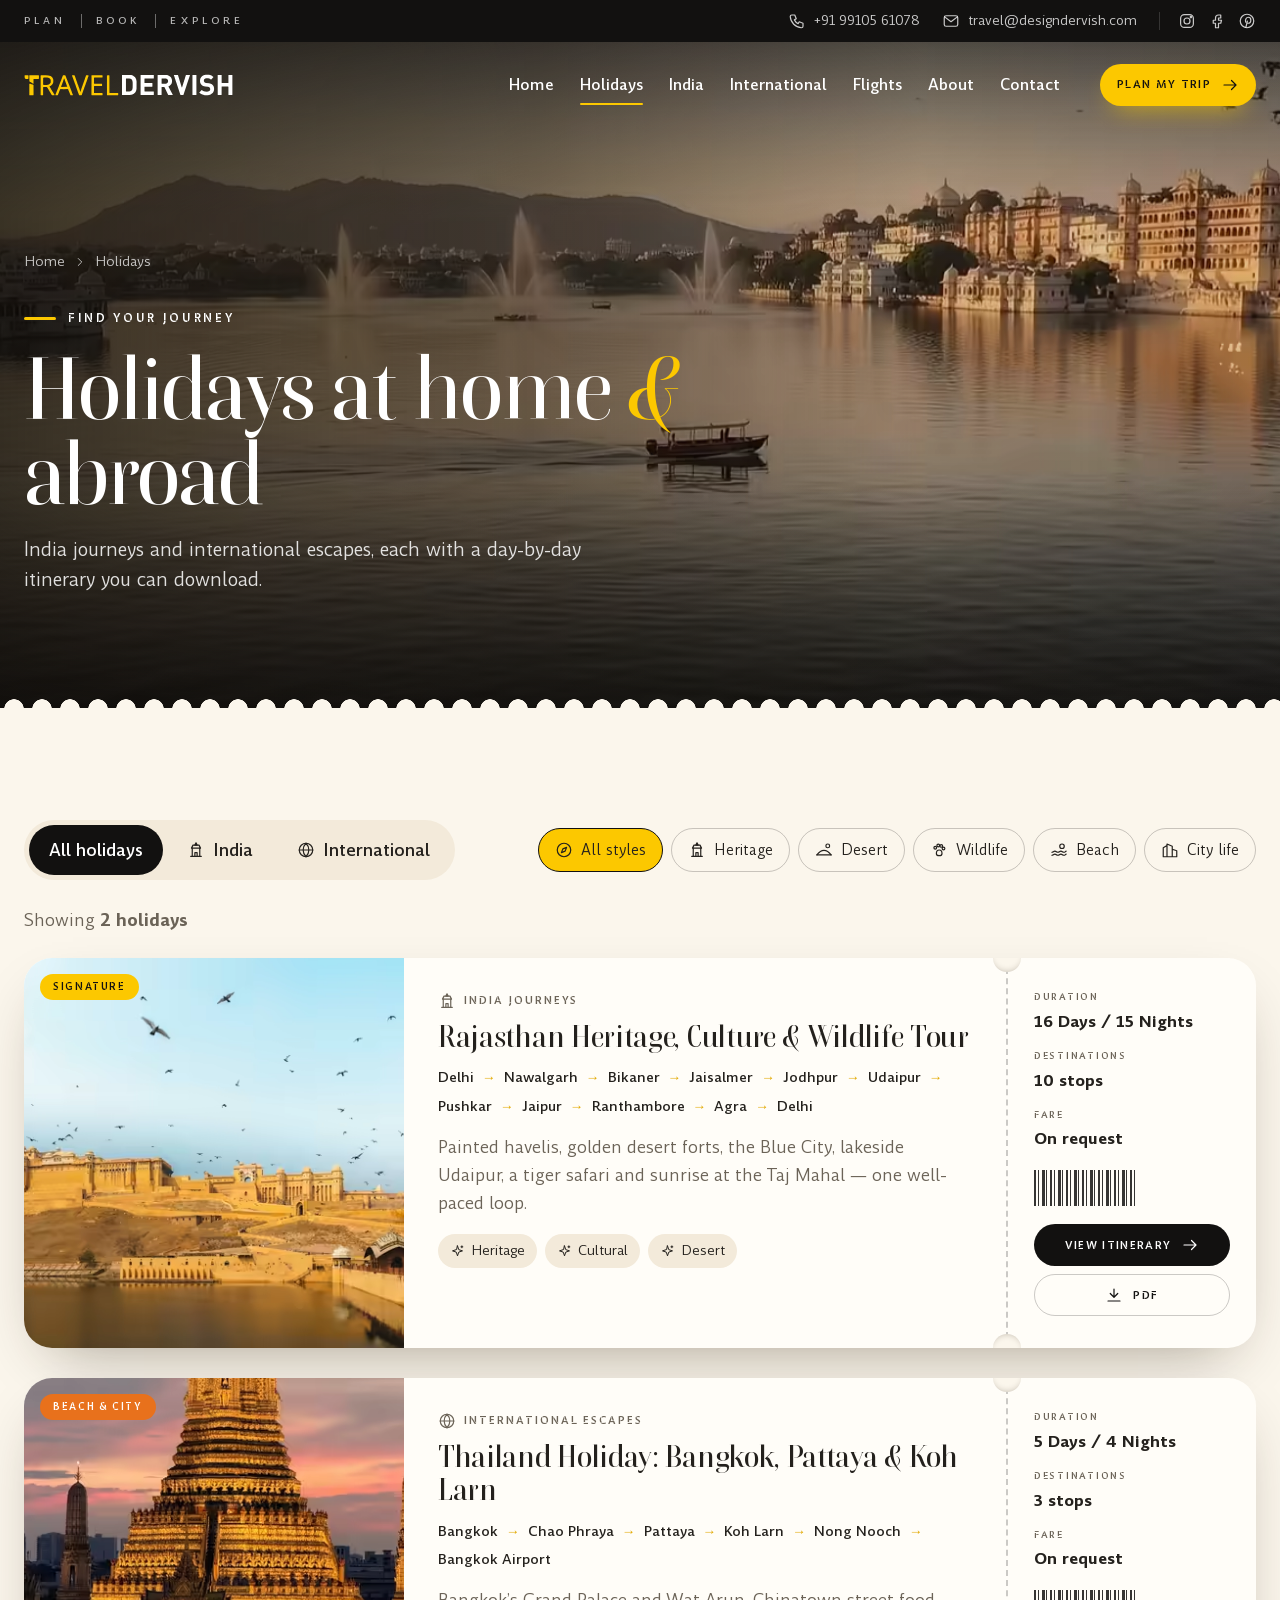
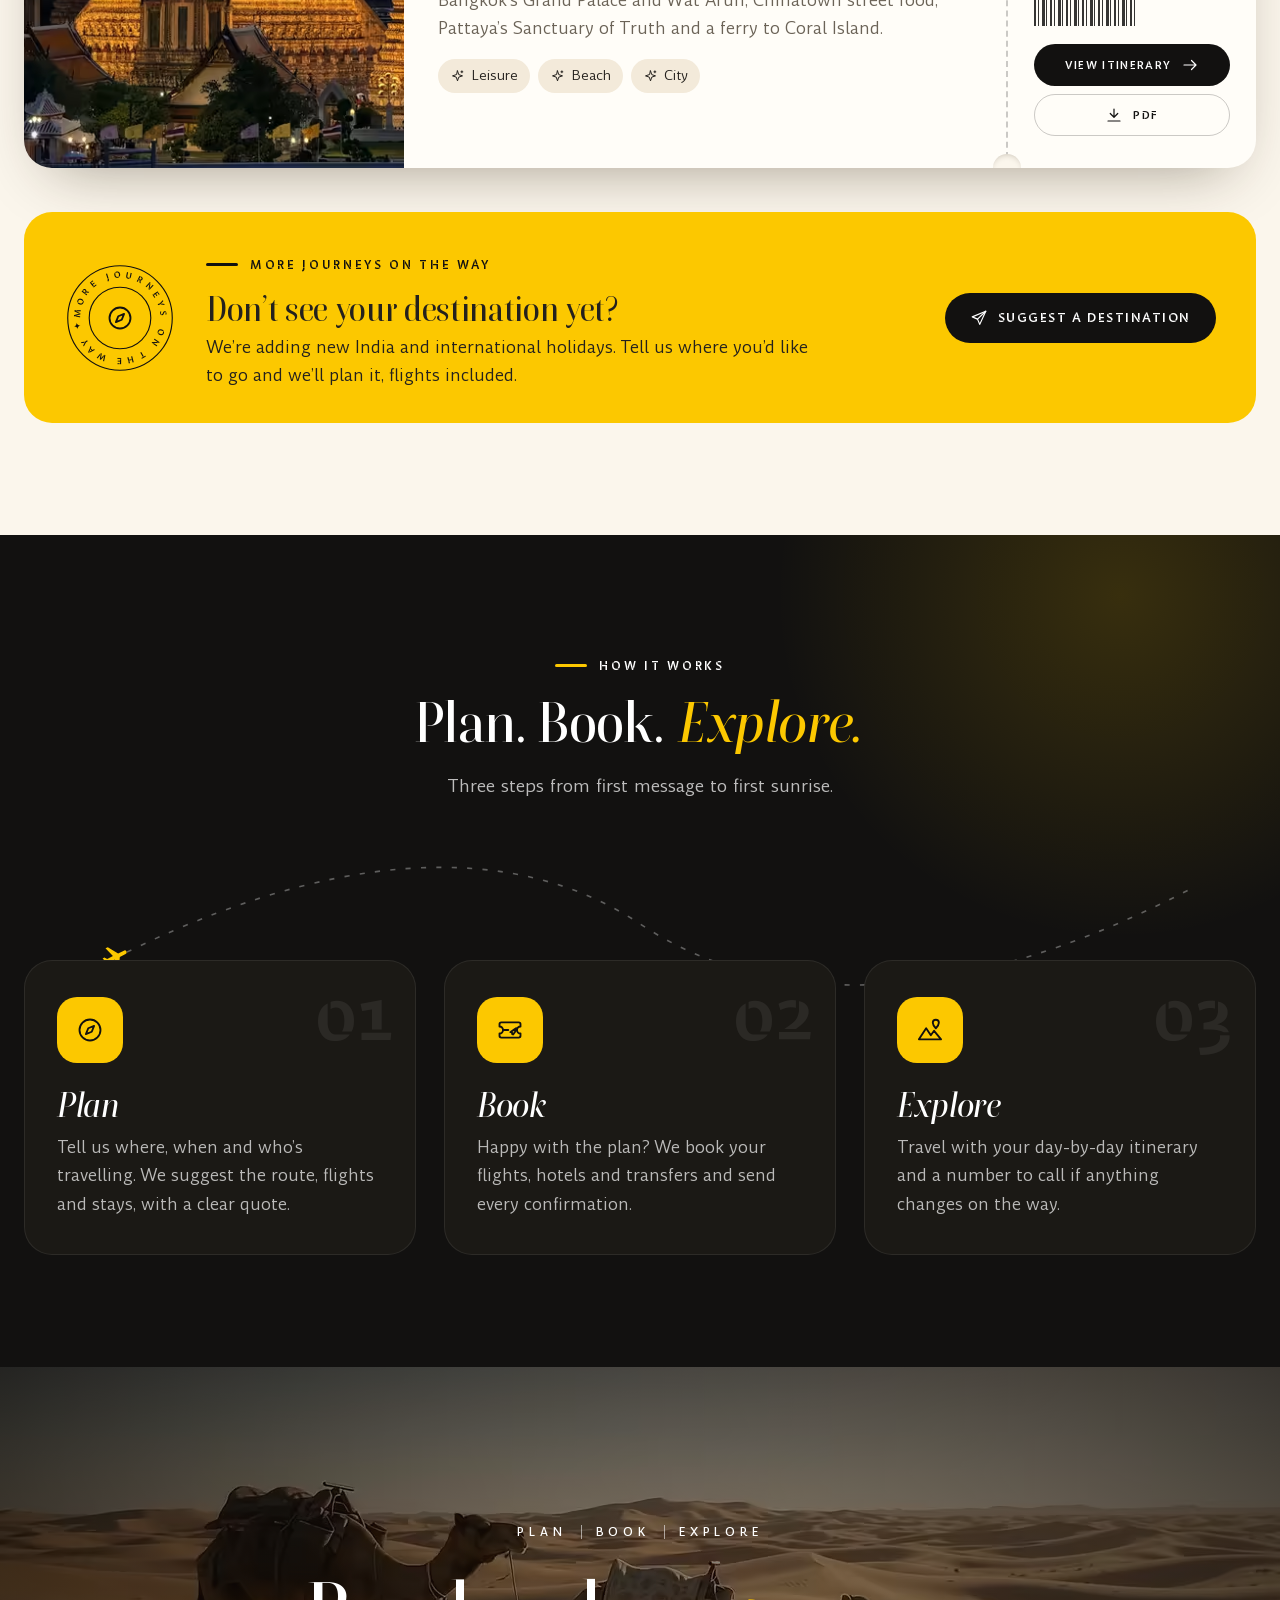
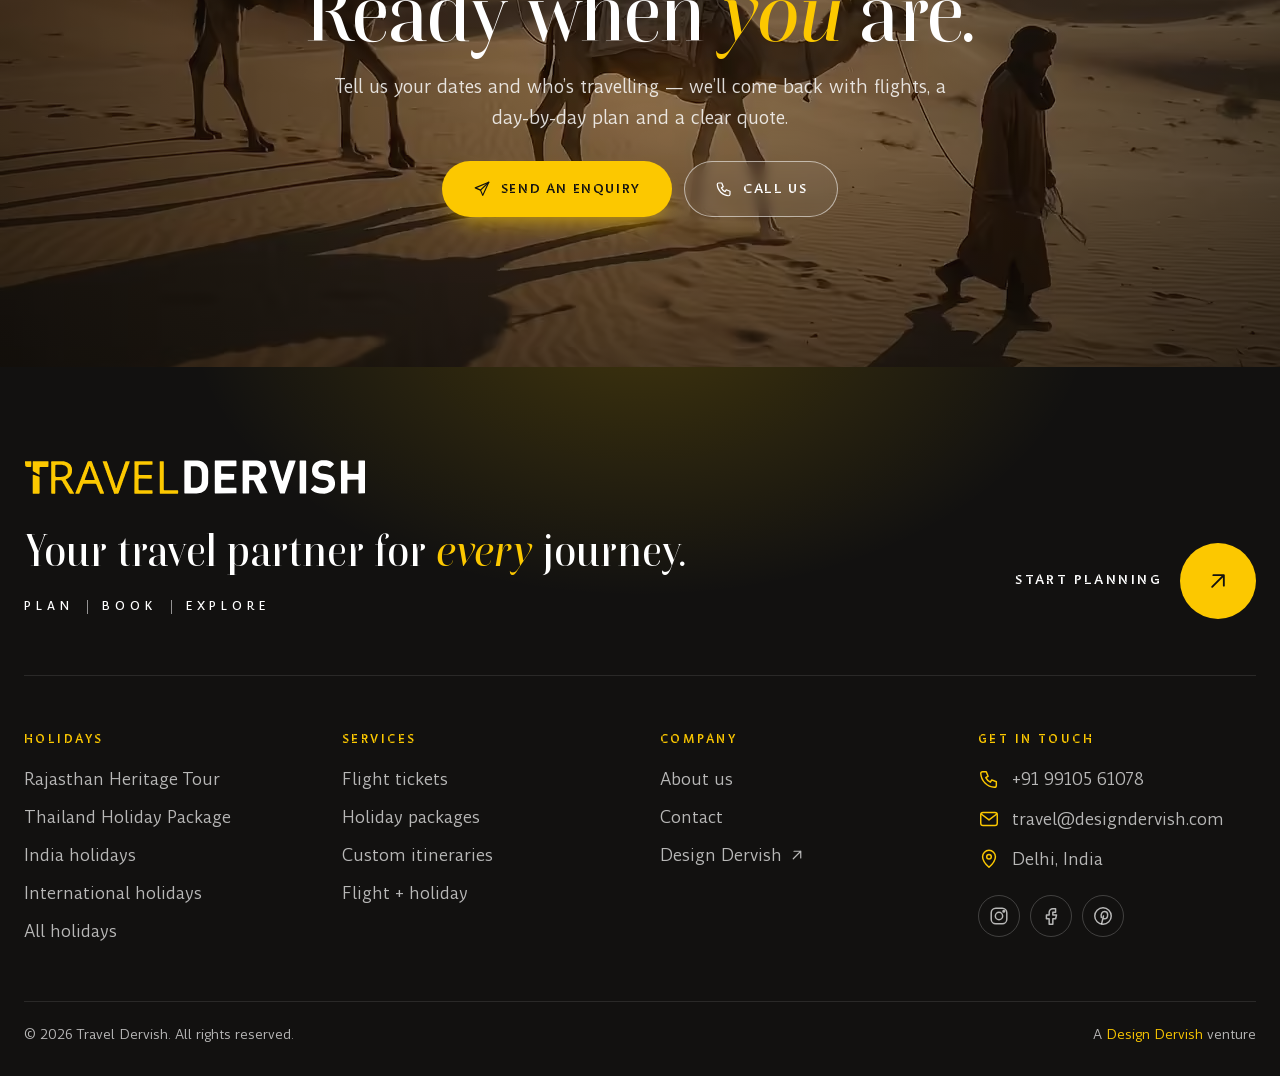
<file: website/journeys.html>
<!doctype html>
<html lang="en">
<head>
<meta charset="utf-8">
<meta name="viewport" content="width=device-width, initial-scale=1">
<title>Holidays | India & International Holiday Packages | Travel Dervish</title>
<meta name="description" content="Browse Travel Dervish holidays: the 16-day Rajasthan heritage, culture and wildlife tour and the 5-day Thailand holiday. Filter by India or international and travel style.">
<link rel="canonical" href="https://travel.designdervish.com/journeys">
<meta property="og:type" content="website">
<meta property="og:site_name" content="Travel Dervish">
<meta property="og:title" content="Holidays | India &amp; International Holiday Packages | Travel Dervish">
<meta property="og:description" content="Browse Travel Dervish holidays: the 16-day Rajasthan heritage, culture and wildlife tour and the 5-day Thailand holiday. Filter by India or international and travel style.">
<meta property="og:url" content="https://travel.designdervish.com/journeys">
<meta property="og:image" content="https://travel.designdervish.com/assets/img/og-travel-dervish.jpg">
<meta property="og:image:type" content="image/jpeg">
<meta property="og:image:width" content="1200">
<meta property="og:image:height" content="630">
<meta property="og:image:alt" content="Travel Dervish: Your Travel Partner for Every Journey">
<meta name="twitter:card" content="summary_large_image">
<meta name="twitter:image" content="https://travel.designdervish.com/assets/img/og-travel-dervish.jpg">
<meta name="theme-color" content="#121110">
<link rel="icon" href="assets/img/favicon.svg" type="image/svg+xml">
<link rel="apple-touch-icon" href="assets/img/apple-touch-icon.png">
<link rel="preload" as="image" type="image/avif" href="assets/img/poster-lake.avif" imagesrcset="assets/img/poster-lake-sm.avif 768w, assets/img/poster-lake.avif 1280w" imagesizes="100vw" fetchpriority="high">
<link rel="preload" href="assets/fonts/boska-500.woff2" as="font" type="font/woff2" crossorigin><link rel="preload" href="assets/fonts/boska-500i.woff2" as="font" type="font/woff2" crossorigin><link rel="preload" href="assets/fonts/amulya-400.woff2" as="font" type="font/woff2" crossorigin><link rel="preload" href="assets/fonts/bespoke-stencil-500.woff2" as="font" type="font/woff2" crossorigin>
<style>@font-face{font-family:'Boska';font-style:normal;font-weight:500;font-display:swap;src:url('assets/fonts/boska-500.woff2') format('woff2')}@font-face{font-family:'Boska';font-style:italic;font-weight:500;font-display:swap;src:url('assets/fonts/boska-500i.woff2') format('woff2')}@font-face{font-family:'Bespoke Stencil';font-style:normal;font-weight:500;font-display:swap;src:url('assets/fonts/bespoke-stencil-500.woff2') format('woff2')}@font-face{font-family:'Bespoke Stencil';font-style:normal;font-weight:700;font-display:swap;src:url('assets/fonts/bespoke-stencil-700.woff2') format('woff2')}@font-face{font-family:'Amulya';font-style:normal;font-weight:400;font-display:swap;src:url('assets/fonts/amulya-400.woff2') format('woff2')}@font-face{font-family:'Amulya';font-style:normal;font-weight:500;font-display:swap;src:url('assets/fonts/amulya-500.woff2') format('woff2')}@font-face{font-family:'Amulya';font-style:normal;font-weight:700;font-display:swap;src:url('assets/fonts/amulya-700.woff2') format('woff2')}@font-face{font-family:'Boska Fallback';src:local('Georgia');size-adjust:93.89%;ascent-override:102.24%;descent-override:26.63%;line-gap-override:9.59%}@font-face{font-family:'Bespoke Stencil Fallback';src:local('Arial');size-adjust:107.60%;ascent-override:91.08%;descent-override:25.09%;line-gap-override:8.36%}@font-face{font-family:'Amulya Fallback';src:local('Arial');size-adjust:108.10%;ascent-override:96.21%;descent-override:32.38%;line-gap-override:8.33%}:root{--ink:#121110;--ink-2:#1b1915;--ink-3:#2a2621;--ink-4:#3b362f;--sun:#FCC800;--sun-2:#FFDA4A;--sun-3:#E2A900;--sun-soft:#FFF4C9;--ember:#E8711C;--cream:#FBF6EC;--sand:#F3EADA;--sand-2:#E8DBC4;--paper:#FFFDF8;--text:#24211d;--muted:#6b6357;--line:rgba(18,17,16,.12);--line-2:rgba(18,17,16,.22);--f-display:'Boska','Boska Fallback',Georgia,'Times New Roman',serif;--f-label:'Bespoke Stencil','Bespoke Stencil Fallback',Arial,sans-serif;--f-body:'Amulya','Amulya Fallback',Arial,system-ui,sans-serif;--r:18px;--r-lg:28px;--shadow:0 24px 60px -28px rgba(40,26,6,.45);--shadow-sm:0 10px 26px -14px rgba(40,26,6,.4);--ease:cubic-bezier(.2,.8,.2,1);--container:1240px;--notch-bg:var(--cream);--sky:linear-gradient(180deg,#9DB5C6 0%,#D9D3C6 30%,#F3D3A4 56%,#F4AE66 80%,#E98A3F 100%)}*,*::before,*::after{box-sizing:border-box}html{scroll-behavior:smooth;-webkit-text-size-adjust:100%;overflow-x:clip}body{margin:0;font-family:var(--f-body);font-size:17px;line-height:1.65;color:var(--text);background:var(--cream);-webkit-font-smoothing:antialiased;text-rendering:optimizeLegibility;overflow-x:clip}img,video,svg{display:block;max-width:100%}img{height:auto}picture{display:contents}video{object-fit:cover}a{color:inherit;text-decoration:none}button{font:inherit;color:inherit;cursor:pointer;background:none;border:0;padding:0}h1,h2,h3,h4{font-family:var(--f-display);font-weight:500;line-height:1.08;margin:0;letter-spacing:-.01em}p{margin:0 0 1em}::selection{background:var(--sun);color:var(--ink)}:focus-visible{outline:2.5px solid var(--sun-3);outline-offset:3px}.container{width:min(var(--container),100% - 48px);margin-inline:auto}[id]{scroll-margin-top:96px}.sr-only{position:absolute;left:-9999px;top:0;z-index:999;background:var(--sun);color:var(--ink);padding:12px 18px;border-radius:10px}.sr-only:focus{left:16px;top:16px}.ta-r{text-align:right}.grow{flex:1}.i{width:22px;height:22px;flex:none;fill:none;stroke:currentColor;stroke-width:1.6;stroke-linecap:round;stroke-linejoin:round}.i--xs{width:14px;height:14px}.i--sm{width:18px;height:18px}.i--lg{width:28px;height:28px}.i--xl{width:42px;height:42px;stroke-width:1.3}.btn{position:relative;display:inline-flex;align-items:center;justify-content:center;gap:10px;padding:15px 24px;border-radius:999px;border:1.5px solid transparent;font-family:var(--f-label);font-weight:500;font-size:.8rem;letter-spacing:.12em;text-transform:uppercase;line-height:1;white-space:nowrap;transition:transform .35s var(--ease),background .3s,color .3s,border-color .3s,box-shadow .3s}.btn:hover{transform:translateY(-2px)}.btn:active{transform:translateY(0)}.btn--sun{background:var(--sun);color:var(--ink);box-shadow:0 12px 26px -12px rgba(252,200,0,.85)}.btn--sun:hover{background:var(--sun-2);box-shadow:0 16px 32px -12px rgba(252,200,0,.9)}.btn--ink{background:var(--ink);color:#fff}.btn--ink:hover{background:var(--ink-4)}.btn--ghost{border-color:rgba(255,255,255,.55);color:#fff;background:rgba(255,255,255,.06);backdrop-filter:blur(6px)}.btn--ghost:hover{background:#fff;color:var(--ink);border-color:#fff}.btn--line{border-color:var(--line-2);color:var(--ink)}.btn--line:hover{border-color:var(--ink);background:var(--ink);color:#fff}.btn--line-light{border-color:rgba(255,255,255,.3);color:#fff}.btn--line-light:hover{border-color:var(--sun);color:var(--sun)}.btn--sm{padding:11px 16px;font-size:.7rem}.btn--lg{padding:18px 30px;font-size:.84rem}.btn--block{width:100%}.btns{display:flex;flex-wrap:wrap;gap:12px;margin-top:28px}.btns--center{justify-content:center}.btns--col{flex-direction:column;margin-top:auto;gap:8px}.motto{display:inline-flex;align-items:center;gap:14px;font-weight:500;font-size:.72rem;letter-spacing:.42em;text-transform:uppercase;color:var(--ink)}.motto i{width:1px;height:14px;background:currentColor;opacity:.55}.motto--light{color:#fff}.kicker{display:inline-flex;align-items:center;gap:12px;margin-bottom:16px;font-family:var(--f-label);font-weight:500;font-size:.76rem;letter-spacing:.22em;text-transform:uppercase;color:var(--ink)}.kicker::before{content:"";width:32px;height:3px;border-radius:3px;background:var(--sun)}.kicker--light{color:#fff}.head{max-width:740px;margin-bottom:52px}.head--center{margin-inline:auto;text-align:center}.title{font-size:clamp(2.2rem,4.4vw,3.6rem)}.title em,.phero--sky .phero__title em,.center-page h1 em{font-style:italic;padding:0 .06em;-webkit-box-decoration-break:clone;box-decoration-break:clone;background:linear-gradient(180deg,transparent 62%,var(--sun) 62%,var(--sun) 90%,transparent 90%)}.head--light .title,.head--light .kicker{color:#fff}.head--light .title em{background:none;color:var(--sun)}.lead{font-size:1.12rem;color:var(--muted);margin:18px 0 0}.lead + .lead{margin-top:14px}.head--light .lead{color:rgba(255,255,255,.72)}.head-split{display:flex;align-items:flex-end;justify-content:space-between;gap:24px;margin-bottom:52px}.head-split .head{margin-bottom:0}.link-arrow{display:inline-flex;align-items:center;gap:10px;padding-bottom:6px;border-bottom:2px solid var(--sun);font-family:var(--f-label);font-size:.76rem;letter-spacing:.16em;text-transform:uppercase;white-space:nowrap}.link-arrow .i{transition:transform .3s var(--ease)}.link-arrow:hover .i{transform:translateX(4px)}.badge{position:absolute;top:16px;left:16px;z-index:2;padding:8px 13px;border-radius:999px;background:var(--sun);color:var(--ink);font-family:var(--f-label);font-size:.64rem;letter-spacing:.16em;text-transform:uppercase;line-height:1}.badge--ember{background:var(--ember);color:#fff}.chips{display:flex;flex-wrap:wrap;gap:8px;align-items:center}.chips .badge{position:static}.chips--light{margin-bottom:18px}.chips--light span:not(.badge){padding:7px 14px;border-radius:999px;background:rgba(255,255,255,.14);backdrop-filter:blur(6px);font-size:.85rem}.ticks{list-style:none;padding:0;margin:8px 0;display:grid;gap:9px}.ticks li{display:flex;gap:11px;align-items:flex-start}.ticks .i{width:21px;height:21px;padding:3.5px;margin-top:3px;border-radius:50%;background:var(--sun);color:var(--ink);stroke-width:2.6}.ticks--sm{font-size:.95rem}.barcode{display:block;flex:none;width:104px;height:36px;opacity:.85;background:repeating-linear-gradient(90deg,var(--ink) 0 2px,transparent 2px 4px,var(--ink) 4px 5px,transparent 5px 8px,var(--ink) 8px 11px,transparent 11px 12px,var(--ink) 12px 13px,transparent 13px 16px)}.stamp{position:relative;display:grid;place-items:center;width:112px;height:112px;color:#fff;flex:none}.stamp>svg{position:absolute;inset:0;width:100%;height:100%;fill:none;stroke:currentColor;stroke-width:1.2;animation:spin 28s linear infinite}.stamp text{fill:currentColor;stroke:none;font-family:var(--f-label);font-size:9.5px}.stamp b{font-family:var(--f-label);font-weight:700;font-size:1.35rem;letter-spacing:.06em}.stamp b .i{width:28px;height:28px}.stamp--ink{color:var(--ink)}.stamp--sun{color:var(--ink);background:var(--sun);border-radius:50%;box-shadow:var(--shadow-sm)}@keyframes spin{to{transform:rotate(360deg)}}[data-tilt]{transform:perspective(1100px) rotateX(var(--rx,0deg)) rotateY(var(--ry,0deg));transition:transform .7s var(--ease)}[data-tilt].is-tilting{transition:transform .12s linear}.glare{position:absolute;inset:0;z-index:6;pointer-events:none;border-radius:inherit;opacity:0;transition:opacity .4s;background:radial-gradient(circle at var(--gx,50%) var(--gy,50%),rgba(255,255,255,.45),transparent 48%);mix-blend-mode:soft-light}[data-tilt].is-tilting .glare{opacity:1}.topbar{position:relative;z-index:60;background:var(--ink);color:rgba(255,255,255,.78);font-size:.85rem}.topbar__inner{display:flex;align-items:center;justify-content:space-between;gap:20px;height:42px}.topbar .motto{font-size:.62rem;color:rgba(255,255,255,.7)}.topbar__right{display:flex;align-items:center;gap:22px}.topbar__right>a{display:inline-flex;align-items:center;gap:8px;white-space:nowrap;transition:color .2s}.topbar__right>a:hover{color:var(--sun)}.topbar__right b{color:#fff;font-weight:700}.topbar__social{display:flex;gap:12px;padding-left:18px;border-left:1px solid rgba(255,255,255,.15)}.topbar__social a:hover{color:var(--sun)}.header{position:relative;z-index:50;color:var(--ink)}.header--solid{position:sticky;top:0;background:rgba(251,246,236,.94);backdrop-filter:blur(12px);border-bottom:1px solid var(--line)}.header--overlay{position:absolute;top:42px;left:0;right:0;color:#fff}.header--overlay.is-fixed{position:fixed;top:0;color:var(--ink);background:rgba(251,246,236,.93);backdrop-filter:blur(14px) saturate(1.3);box-shadow:0 12px 30px -22px rgba(0,0,0,.55);animation:drop .55s var(--ease)}@keyframes drop{from{transform:translateY(-100%)}}.header__inner{display:flex;align-items:center;gap:28px;height:86px;transition:height .3s}.is-fixed .header__inner,.header--solid .header__inner{height:72px}.logo{display:inline-flex;color:inherit;flex:none}.logo__mark{height:22px;width:209px}.logo--light{color:#fff}.logo--lg .logo__mark{height:36px;width:342px}.nav{display:flex;gap:2px;margin-left:auto}.nav__link{position:relative;padding:10px 12px;font-weight:500;font-size:.96rem}.nav__link::after{content:"";position:absolute;left:12px;right:12px;bottom:3px;height:2px;border-radius:2px;background:var(--sun);transform:scaleX(0);transform-origin:left;transition:transform .35s var(--ease)}.nav__link:hover::after,.nav__link.is-active::after{transform:scaleX(1)}.header__actions{display:flex;align-items:center;gap:12px}.nav-toggle{display:none;width:48px;height:48px;border-radius:50%;border:1.5px solid currentColor;place-items:center}.mobile-nav{position:fixed;inset:0;z-index:120;display:flex;flex-direction:column;padding:22px 24px 30px;overflow-y:auto;background:var(--ink);color:#fff;transform:translateX(100%);visibility:hidden;transition:transform .55s var(--ease),visibility 0s .55s}.mobile-nav.is-open{transform:none;visibility:visible;transition:transform .55s var(--ease)}.mobile-nav__top{display:flex;align-items:center;justify-content:space-between;margin-bottom:24px}.mobile-nav__close{width:48px;height:48px;border-radius:50%;border:1.5px solid rgba(255,255,255,.3);display:grid;place-items:center}.m-link{display:flex;align-items:center;justify-content:space-between;padding:15px 2px;border-bottom:1px solid rgba(255,255,255,.1);font-family:var(--f-display);font-size:1.8rem}.m-link .i{color:var(--sun);opacity:.6}.m-link.is-active{color:var(--sun)}.mobile-nav__foot{margin-top:auto;padding-top:28px;display:grid;gap:12px;justify-items:center}.mobile-nav__foot .motto{margin-top:10px;font-size:.62rem;opacity:.7}.hero{position:relative;display:flex;flex-direction:column;min-height:max(700px,calc(100svh - 42px));color:#fff;background:var(--ink);overflow:hidden;isolation:isolate}.hero__stage{position:absolute;inset:-5%;z-index:-2;will-change:transform;transform:translate3d(0,0,0)}.clip{position:absolute;inset:0;opacity:0;transition:opacity 1.3s ease;overflow:hidden}.clip.is-active{opacity:1;z-index:1}.clip.is-leaving{opacity:0;z-index:0}.clip img,.clip video{position:absolute;inset:0;width:100%;height:100%;object-fit:cover}.clip video{opacity:0;transition:opacity .9s ease}.clip.is-playing video{opacity:1}.clip img,.clip video{transform:scale(1.02);backface-visibility:hidden}.clip.is-active img,.clip.is-active video,.clip.is-leaving img,.clip.is-leaving video{animation:push 12s cubic-bezier(.25,.6,.3,1) both}.clip--still.is-active img{animation:drift 26s ease-in-out infinite alternate}@keyframes push{from{transform:scale(1.14)}to{transform:scale(1.02)}}@keyframes drift{from{transform:scale(1.05) translate(0,0)}to{transform:scale(1.17) translate(-2%,-1.5%)}}.hero__shade{position:absolute;inset:0;z-index:-1;pointer-events:none;background:linear-gradient(90deg,rgba(12,10,8,.8) 0%,rgba(12,10,8,.5) 42%,rgba(12,10,8,.12) 72%),linear-gradient(0deg,rgba(12,10,8,.8) 0%,transparent 34%),linear-gradient(180deg,rgba(12,10,8,.6) 0%,transparent 26%)}.hero__inner{flex:1;display:grid;grid-template-columns:minmax(0,1fr) 430px;gap:56px;align-items:center;padding-top:128px;padding-bottom:28px}[data-depth]{will-change:transform}.hero__title{margin:20px 0 18px;font-size:clamp(3rem,6.4vw,6rem);line-height:.98;letter-spacing:-.02em}.hero__title .ln{display:block;overflow:hidden;padding-bottom:.1em;margin-bottom:-.1em}.hero__title .ln>span{display:inline-block;animation:rise 1.2s var(--ease) both .15s}.hero__title .ln + .ln>span{animation-delay:.3s}.hero__title em{color:var(--sun)}@keyframes rise{from{transform:translateY(108%)}}.hero__text{max-width:540px;font-size:1.2rem;color:rgba(255,255,255,.86);animation:fade 1.2s ease both .5s}.hero__actions{display:flex;flex-wrap:wrap;gap:14px;margin-top:30px;animation:fade 1.2s ease both .7s}.hero .motto{animation:fade 1s ease both}@keyframes fade{from{opacity:0;transform:translateY(14px)}}.hero__bottom{display:flex;align-items:flex-end;gap:22px;padding-bottom:26px}.chapters{flex:1;display:grid;grid-template-columns:repeat(4,1fr);gap:22px}.chapter{display:grid;gap:2px;text-align:left;color:rgba(255,255,255,.55);transition:color .3s}.chapter__bar{height:2px;margin-bottom:12px;border-radius:2px;background:rgba(255,255,255,.25);overflow:hidden}.chapter__bar i{display:block;height:100%;background:var(--sun);transform:scaleX(0);transform-origin:left}.chapter.is-active .chapter__bar i{animation:bar var(--chapter-dur,9s) linear forwards}.hero.is-paused .chapter.is-active .chapter__bar i{animation-play-state:paused}@keyframes bar{to{transform:scaleX(1)}}.chapter__scope{font-family:var(--f-label);font-size:.62rem;letter-spacing:.2em;text-transform:uppercase;color:var(--sun)}.chapter strong{font-family:var(--f-display);font-weight:500;font-size:1.18rem;color:#fff}.chapter small{font-size:.8rem}.chapter.is-active,.chapter:hover{color:rgba(255,255,255,.88)}.hero__pause{flex:none;width:46px;height:46px;border-radius:50%;border:1.5px solid rgba(255,255,255,.4);display:grid;place-items:center;transition:.3s}.hero__pause:hover{background:#fff;color:var(--ink)}.hero__pause .i:last-child,.hero.is-paused .hero__pause .i:first-child{display:none}.hero.is-paused .hero__pause .i:last-child{display:block}.booker{position:relative;padding:18px;border-radius:28px;color:#fff;background:rgba(18,17,16,.82);animation:fade 1s ease both .55s;border:1px solid rgba(255,255,255,.16);box-shadow:0 30px 70px -24px rgba(0,0,0,.7)}.booker__tabs{position:relative;display:grid;grid-template-columns:1fr auto 1fr;align-items:center;gap:10px;margin-bottom:14px}.booker__tabs::before{content:"";position:absolute;left:50%;top:4px;bottom:4px;width:1px;background:rgba(255,255,255,.22)}.booker__tab{display:flex;flex-direction:column;align-items:center;gap:6px;padding:10px 8px;border-radius:18px;text-align:center;font-weight:700;font-size:1.04rem;line-height:1.12;color:rgba(255,255,255,.62);transition:background .3s,color .3s}.booker__tab:hover{color:#fff}.booker__tab.is-active{color:#fff;background:rgba(255,255,255,.1)}.booker__tab.is-active .i{color:var(--sun)}.booker__tab .i--xl{width:36px;height:36px}.booker__or{position:relative;z-index:1;width:36px;height:36px;border-radius:50%;display:grid;place-items:center;background:var(--sun);color:var(--ink);font-weight:700;font-size:.9rem}.booker__panel{display:none;gap:10px}.booker__panel.is-active{display:grid;animation:fade .45s ease}.seg{display:flex;gap:4px;padding:4px;border-radius:999px;background:rgba(255,255,255,.1)}.seg label{position:relative;flex:1}.seg input{position:absolute;inset:0;opacity:0;cursor:pointer}.seg span{display:flex;align-items:center;justify-content:center;gap:7px;padding:9px 10px;border-radius:999px;cursor:pointer;font-weight:500;font-size:.84rem;white-space:nowrap;transition:background .25s,color .25s}.seg input:checked + span{background:var(--sun);color:var(--ink)}.seg input:focus-visible + span{outline:2px solid var(--sun);outline-offset:2px}.bf{display:flex;flex-direction:column;gap:1px;min-width:0;padding:7px 14px;border-radius:14px;background:rgba(255,253,248,.96);color:var(--ink);cursor:text;transition:box-shadow .2s}.bf>span{font-family:var(--f-label);font-size:.6rem;letter-spacing:.16em;text-transform:uppercase;color:var(--muted)}.bf input,.bf select{width:100%;min-width:0;padding:0;border:0;outline:0;background:transparent;font:inherit;font-weight:500;font-size:.98rem;color:var(--ink);color-scheme:light}.bf select{appearance:none;cursor:pointer}.bf:focus-within{box-shadow:0 0 0 2.5px var(--sun)}.bf[hidden]{display:none}.bf-route{display:grid;grid-template-columns:1fr auto 1fr;align-items:center;gap:8px}.bf-swap{width:38px;height:38px;border-radius:50%;display:grid;place-items:center;background:var(--sun);color:var(--ink);transition:transform .45s var(--ease)}.bf-swap:hover{transform:rotate(180deg)}.bf-row{display:grid;grid-template-columns:1fr 1fr;gap:8px}.bf-row:has(>[hidden]){grid-template-columns:1fr}.booker .btn{margin-top:4px}@media (hover:hover) and (pointer:fine) and (min-width:1025px){.booker{background:rgba(18,17,16,.52);-webkit-backdrop-filter:blur(14px) saturate(1.25);backdrop-filter:blur(14px) saturate(1.25)}}.ticker{overflow:hidden;background:var(--sun);color:var(--ink)}.ticker__track{display:flex;width:max-content;animation:marquee 40s linear infinite;will-change:transform}.ticker span{padding:17px 0;font-family:var(--f-label);font-weight:500;font-size:1.02rem;letter-spacing:.16em;text-transform:uppercase;white-space:nowrap}.ticker i{padding:17px 26px;font-style:normal;opacity:.6}@keyframes marquee{to{transform:translateX(-50%)}}.section{position:relative;padding:112px 0}.section--sand{background:var(--sand);--notch-bg:var(--sand)}.section--ink{background:var(--ink);color:#fff;--notch-bg:var(--ink)}.duo{display:grid;grid-template-columns:1fr 84px 1fr;align-items:stretch}.duo__or{position:relative;display:grid;place-items:center}.duo__or::before{content:"";position:absolute;left:50%;top:8%;bottom:8%;width:1px;background:var(--line-2)}.duo__or span{position:relative;width:56px;height:56px;border-radius:50%;display:grid;place-items:center;background:var(--sun);font-weight:700;font-size:1.05rem;box-shadow:0 0 0 9px var(--cream)}.duo__card{position:relative;display:flex;flex-direction:column;gap:14px;min-height:520px;padding:40px;border-radius:var(--r-lg);overflow:hidden;isolation:isolate}.duo__card h3{font-size:clamp(2.2rem,3.4vw,2.9rem)}.duo__card p{max-width:440px;margin:0}.duo__card .btn{align-self:flex-start;margin-top:10px}.duo__card--sky{background:linear-gradient(160deg,#FFF8E0 0%,#FCE6B9 52%,#F6C38A 100%);color:var(--ink)}.duo__card--photo{background:var(--ink);color:#fff}.duo__card--photo::before{content:"";position:absolute;inset:0;z-index:-1;background:linear-gradient(180deg,rgba(12,10,8,.2) 0%,rgba(12,10,8,.55) 45%,rgba(12,10,8,.9) 100%)}.duo__bg{position:absolute;inset:0;z-index:-2;width:100%;height:100%;object-fit:cover;transition:transform 1.4s var(--ease)}.duo__card--photo:hover .duo__bg{transform:scale(1.07)}.duo__card--photo p{color:rgba(255,255,255,.85)}.duo__top{display:flex;align-items:flex-start;justify-content:space-between;margin-bottom:auto;padding-bottom:30px}.duo__icon{width:82px;height:82px;border-radius:24px;display:grid;place-items:center;background:var(--ink);color:var(--sun)}.duo__card--photo .duo__icon{background:var(--sun);color:var(--ink)}.duo__num{font-family:var(--f-label);font-size:3.6rem;line-height:1;opacity:.16}.duo__arc{position:absolute;right:-30px;top:30px;z-index:-1;width:62%;fill:none;stroke:var(--ink);stroke-width:1.5;stroke-dasharray:4 9;opacity:.32}.worlds{display:grid;grid-template-columns:1fr 1fr;gap:28px}.world{position:relative;display:block;aspect-ratio:5 / 5.6;max-height:660px;border-radius:var(--r-lg);overflow:hidden;color:#fff;background:var(--ink);isolation:isolate}.world img,.world video{position:absolute;inset:0;z-index:-2;width:100%;height:100%;object-fit:cover;transition:transform 1.4s var(--ease),opacity .7s}.world video{opacity:0}.world.is-playing video{opacity:1}.world:hover img,.world:hover video{transform:scale(1.06)}.world::after{content:"";position:absolute;inset:0;z-index:-1;background:linear-gradient(180deg,rgba(12,10,8,.1) 30%,rgba(12,10,8,.86) 100%)}.world .stamp{position:absolute;top:24px;right:24px}.world__body{position:absolute;left:32px;right:110px;bottom:30px}.world__count{display:inline-flex;align-items:center;gap:8px;margin-bottom:14px;padding:8px 14px;border-radius:999px;background:rgba(255,255,255,.14);backdrop-filter:blur(8px);font-family:var(--f-label);font-size:.7rem;letter-spacing:.18em;text-transform:uppercase}.world h3{font-size:clamp(2.6rem,5vw,4.4rem);font-style:italic}.world p{margin:6px 0 0;color:rgba(255,255,255,.82)}.world__go{position:absolute;right:28px;bottom:30px;width:64px;height:64px;border-radius:50%;display:grid;place-items:center;background:var(--sun);color:var(--ink);transition:transform .5s var(--ease)}.world:hover .world__go{transform:rotate(45deg) scale(1.05)}.passes{display:grid;grid-template-columns:repeat(3,1fr);gap:28px;align-items:stretch}.pass{position:relative;display:flex;flex-direction:column;border-radius:26px;background:var(--paper);box-shadow:var(--shadow)}.pass__media{position:relative;display:block;aspect-ratio:16 / 10.5;overflow:hidden;border-radius:26px 26px 0 0}.pass__media img{width:100%;height:100%;object-fit:cover;transition:transform 1.2s var(--ease)}.pass:hover .pass__media img{transform:scale(1.07)}.pass__scope{position:absolute;left:16px;bottom:14px;display:inline-flex;align-items:center;gap:6px;padding:7px 12px;border-radius:999px;background:rgba(18,17,16,.62);backdrop-filter:blur(8px);color:#fff;font-family:var(--f-label);font-size:.64rem;letter-spacing:.16em;text-transform:uppercase}.pass__body{flex:1;padding:24px 26px 22px}.pass__route{display:grid;grid-template-columns:auto 1fr auto;align-items:end;gap:14px;margin-bottom:20px}.pass__route small,.pass__meta dt{display:block;font-family:var(--f-label);font-size:.6rem;letter-spacing:.18em;text-transform:uppercase;color:var(--muted)}.pass__route b{font-family:var(--f-display);font-weight:500;font-size:1.45rem;line-height:1.1}.pass__fly{position:relative;display:flex;align-items:center;gap:6px;padding-bottom:8px}.pass__fly span{flex:1;border-top:1.5px dashed var(--line-2)}.pass__fly small{position:absolute;left:0;right:0;bottom:-12px;text-align:center;letter-spacing:.12em}.pass__plane{width:20px;height:20px;transform:rotate(90deg);color:var(--ink)}.pass:hover .pass__plane{animation:hop 1.4s var(--ease) infinite}@keyframes hop{50%{translate:8px -3px}}.pass__title{font-size:1.7rem;margin-bottom:10px}.pass__title a{background:linear-gradient(var(--sun),var(--sun)) 0 92% / 0 4px no-repeat;transition:background-size .45s var(--ease)}.pass__title a:hover{background-size:100% 4px}.pass__text{margin:0;font-size:.98rem;color:var(--muted)}.pass__stub{position:relative;padding:20px 26px 24px;border-top:2px dashed var(--line-2)}.pass__stub::before,.pass__stub::after{content:"";position:absolute;top:-15px;width:14px;height:28px;background:var(--notch-bg)}.pass__stub::before{left:0;border-radius:0 14px 14px 0;box-shadow:inset -4px 0 6px -4px rgba(40,26,6,.25)}.pass__stub::after{right:0;border-radius:14px 0 0 14px;box-shadow:inset 4px 0 6px -4px rgba(40,26,6,.25)}.pass__meta{display:grid;grid-template-columns:repeat(3,1fr);gap:10px;margin:0 0 18px}.pass__meta dd{margin:3px 0 0;font-weight:700;font-size:.98rem}.pass__meta--col{grid-template-columns:1fr;gap:14px;margin:0}.pass__foot{display:flex;align-items:center;justify-content:space-between;gap:14px}.pass--blank{background:var(--ink);color:#fff}.pass__blank{position:relative;padding:32px 26px 4px}.pass__blank .stamp{position:absolute;top:-30px;right:-18px;width:92px;height:92px;color:var(--ink);background:var(--sun);border-radius:50%;box-shadow:var(--shadow-sm)}.pass--blank .pass__blank{padding-top:40px}.pass__blank .stamp b .i{width:24px;height:24px}.pass--blank .kicker{color:#fff}.pass__blank h3{margin:6px 0 10px;font-size:2.2rem}.pass__blank h3 em{color:var(--sun)}.pass__blank p{max-width:82%;margin:0;font-size:.98rem;color:rgba(255,255,255,.72)}.pass--blank .pass__route small{color:rgba(255,255,255,.55)}.pass--blank .pass__fly span{border-color:rgba(255,255,255,.3)}.pass--blank .pass__plane{color:var(--sun)}.pass__route--blank b{font-style:italic;color:rgba(255,255,255,.92)}.pass--blank .pass__stub{border-top-color:rgba(255,255,255,.2)}.pbe{overflow:hidden}.pbe::before{content:"";position:absolute;top:-320px;right:-220px;width:760px;height:760px;border-radius:50%;pointer-events:none;background:radial-gradient(circle,rgba(252,200,0,.16),transparent 64%)}.pbe__track{position:relative}.pbe__path{width:100%;height:auto;margin-bottom:-46px;overflow:visible}.pbe__path path{fill:none;stroke:rgba(255,255,255,.32);stroke-width:1.6;stroke-dasharray:5 10}.pbe__plane{color:var(--sun)}.pbe__steps{position:relative;display:grid;grid-template-columns:repeat(3,1fr);gap:28px}.pbe__step{position:relative;overflow:hidden;padding:36px 32px;border-radius:var(--r-lg);background:var(--ink-2);border:1px solid rgba(255,255,255,.08);transition:border-color .4s,transform .5s var(--ease)}.pbe__step:hover{border-color:rgba(252,200,0,.5);transform:translateY(-6px)}.pbe__num{position:absolute;top:14px;right:22px;font-family:var(--f-label);font-size:4.8rem;line-height:1;color:rgba(255,255,255,.07)}.pbe__icon{width:66px;height:66px;margin-bottom:24px;border-radius:20px;display:grid;place-items:center;background:var(--sun);color:var(--ink)}.pbe__step h3{margin-bottom:10px;font-size:2.1rem;font-style:italic}.pbe__step p{margin:0;color:rgba(255,255,255,.7)}.flow-section{overflow:hidden}.flow{position:relative;height:clamp(440px,46vw,560px);perspective:1500px;outline:none;touch-action:pan-y;-webkit-user-select:none;user-select:none;-webkit-tap-highlight-color:transparent}.flow:focus-visible{outline:2.5px solid var(--sun-3);outline-offset:-6px;border-radius:30px}.flow__stage{position:absolute;inset:0;transform-style:preserve-3d}.flow__item{position:absolute;left:50%;top:47%;width:clamp(230px,24vw,320px);aspect-ratio:3 / 4;border-radius:24px;overflow:hidden;color:#fff;background:var(--ink);transform:translate(-50%,-50%);box-shadow:0 34px 60px -28px rgba(0,0,0,.6);contain:layout paint;will-change:transform,opacity;backface-visibility:hidden;-webkit-user-drag:none}.flow__item img{position:absolute;top:0;left:-8%;width:116%;max-width:none;height:100%;object-fit:cover;pointer-events:none;will-change:transform;backface-visibility:hidden}.flow__item::after{content:"";position:absolute;inset:0;background:linear-gradient(180deg,transparent 42%,rgba(12,10,8,.88));pointer-events:none}.flow__shade{position:absolute;inset:0;z-index:2;background:rgba(12,10,8,.5);opacity:0;pointer-events:none;will-change:opacity}.flow__info{position:absolute;left:22px;right:22px;bottom:22px;z-index:1;opacity:0;transform:translate3d(0,14px,0);transition:opacity .45s ease,transform .6s var(--ease)}.flow__item.is-active .flow__info{opacity:1;transform:none;transition-delay:.08s}.flow__country{display:inline-flex;align-items:center;gap:6px;font-family:var(--f-label);font-size:.64rem;letter-spacing:.18em;text-transform:uppercase;color:var(--sun)}.flow__info h4{margin:4px 0 2px;font-size:2.1rem;font-style:italic}.flow__info>span:last-child{font-size:.9rem;color:rgba(255,255,255,.82)}.flow.is-dragging .flow__item{cursor:grabbing}html:not(.js) .flow{height:auto}html:not(.js) .flow__stage{position:static;display:flex;gap:20px;overflow-x:auto;padding:0 24px 30px}html:not(.js) .flow__item{position:relative;left:auto;top:auto;flex:0 0 260px;transform:none}html:not(.js) .flow__info{opacity:1;transform:none}.has-flow-cursor .flow,.has-flow-cursor .flow *{cursor:none}.flow-cursor{position:fixed;left:0;top:0;z-index:95;pointer-events:none;will-change:transform;transform:translate3d(-300px,-300px,0)}.flow-cursor__in{position:relative;width:98px;height:98px;margin:-49px 0 0 -49px;border-radius:50%;display:grid;place-items:center;background:var(--sun);color:var(--ink);box-shadow:0 16px 36px -14px rgba(0,0,0,.5);transform:scale(0);transition:transform .45s var(--ease),background .3s,color .3s}.flow-cursor.is-on .flow-cursor__in{transform:scale(1)}.flow-cursor.is-on.is-down .flow-cursor__in{transform:scale(.8)}.flow-cursor.is-view .flow-cursor__in{background:var(--ink);color:var(--sun)}.flow-cursor__in>span{position:absolute;inset:0;display:flex;align-items:center;justify-content:center;gap:5px;font-family:var(--f-label);font-weight:500;font-size:.66rem;letter-spacing:.16em;text-transform:uppercase;transition:opacity .25s ease,transform .35s var(--ease)}.flow-cursor__view{opacity:0;transform:scale(.6)}.flow-cursor.is-view .flow-cursor__drag{opacity:0;transform:scale(.6)}.flow-cursor.is-view .flow-cursor__view{opacity:1;transform:none}.flow-cursor .i{width:13px;height:13px;stroke-width:2.4;transition:transform .35s var(--ease)}.flow-cursor.is-down .flow-cursor__drag .i:first-child{transform:translateX(-5px)}.flow-cursor.is-down .flow-cursor__drag .i:last-child{transform:translateX(5px)}.round-nav{display:flex;gap:10px}.round-btn{width:56px;height:56px;border-radius:50%;display:grid;place-items:center;border:1.5px solid var(--line-2);transition:.3s}.round-btn:hover{border-color:var(--ink);background:var(--ink);color:#fff}.round-btn--fill{background:var(--ink);color:#fff;border-color:var(--ink)}.round-btn--fill:hover{background:var(--sun);color:var(--ink);border-color:var(--sun)}.spotlight{background:var(--ink);color:#fff;overflow:hidden}.spotlight__grid{display:grid;grid-template-columns:1fr 1fr;gap:84px;align-items:center}.spotlight__media{position:relative}.vframe{position:relative;aspect-ratio:4 / 4.6;border-radius:30px;overflow:hidden;background:var(--ink-3);box-shadow:0 40px 90px -36px rgba(0,0,0,.9)}.vframe__video{position:absolute;inset:0;width:100%;height:100%;object-fit:cover;object-position:68% center}.spot-badge{position:absolute;left:-26px;bottom:44px;z-index:3;width:122px;height:122px;border-radius:50%;display:grid;place-content:center;text-align:center;background:var(--sun);color:var(--ink);box-shadow:0 20px 40px -14px rgba(0,0,0,.6)}.spot-badge strong{font-family:var(--f-display);font-size:2.9rem;font-weight:500;line-height:.9}.spot-badge span{font-family:var(--f-label);font-size:.68rem;letter-spacing:.22em;text-transform:uppercase}.spotlight__stamp{position:absolute;top:-34px;right:-26px;z-index:3}.spotlight .kicker{color:#fff}.spotlight .title em{background:none;color:var(--sun)}.spotlight .lead{color:rgba(255,255,255,.72)}.route-chips{display:flex;flex-wrap:wrap;gap:8px;margin:26px 0 22px}.route-chips span{padding:7px 14px;border-radius:999px;border:1px solid rgba(255,255,255,.2);font-size:.85rem}.vband{position:relative;display:flex;align-items:center;min-height:640px;overflow:hidden;color:#fff;background:var(--ink);isolation:isolate}.bgvideo{position:absolute;inset:0;z-index:-2;width:100%;height:100%;object-fit:cover}video.bgvideo,video.vframe__video{opacity:0;transition:opacity .9s ease}video.bgvideo.is-playing,video.vframe__video.is-playing{opacity:1}.vband__shade{position:absolute;inset:0;z-index:-1;background:radial-gradient(ellipse at center,rgba(12,10,8,.38),rgba(12,10,8,.82))}.vband__inner{padding:120px 0;text-align:center}.vband__quote{max-width:980px;margin:26px auto 60px;font-family:var(--f-display);font-size:clamp(2.4rem,5.4vw,4.9rem);line-height:1.04}.vband__quote em,.vband__title em{color:var(--sun)}.vband__title{margin:24px 0 16px;font-size:clamp(2.8rem,6.4vw,5.4rem)}.vband__text{max-width:620px;margin:0 auto;font-size:1.15rem;color:rgba(255,255,255,.84)}.vband--cta{min-height:600px}.stats{display:grid;grid-template-columns:repeat(4,1fr);gap:22px;max-width:1040px;margin:0 auto;padding-top:38px;border-top:1px solid rgba(255,255,255,.2)}.stat strong{display:block;font-family:var(--f-label);font-weight:500;font-size:3.4rem;line-height:1;color:var(--sun)}.stat strong .i{width:54px;height:54px;margin:0 auto;stroke-width:1.3}.stat span{display:block;margin-top:10px;font-size:.92rem;color:rgba(255,255,255,.8)}.moments{display:grid;grid-template-columns:repeat(4,1fr);grid-auto-rows:230px;gap:16px}.moments a{position:relative;display:block;overflow:hidden;border-radius:22px}.moments a:nth-child(1){grid-column:span 2;grid-row:span 2}.moments a:nth-child(3){grid-row:span 2}.moments a:nth-child(5),.moments a:nth-child(6){grid-column:span 2}.moments img{width:100%;height:100%;object-fit:cover;transition:transform 1.1s var(--ease)}.moments a:hover img{transform:scale(1.07)}.moments span{position:absolute;left:14px;bottom:14px;padding:7px 13px;border-radius:999px;background:rgba(18,17,16,.62);backdrop-filter:blur(6px);color:#fff;font-size:.82rem;opacity:0;translate:0 8px;transition:opacity .4s,translate .4s var(--ease)}.moments a:hover span,.moments a:focus-visible span{opacity:1;translate:0 0}.faq-layout{display:grid;grid-template-columns:.85fr 1.15fr;gap:64px;align-items:start}.faq-layout .head{margin-bottom:30px}.faq{display:grid;gap:12px}.faq__item{overflow:hidden;border-radius:18px;background:var(--paper);border:1px solid var(--line);transition:border-color .3s,box-shadow .3s}.faq__item.is-open{border-color:var(--ink);box-shadow:var(--shadow-sm)}.faq__q{width:100%;display:flex;align-items:center;justify-content:space-between;gap:18px;padding:20px 24px;text-align:left;font-family:var(--f-display);font-size:1.28rem;font-weight:500;line-height:1.25}.faq__plus{position:relative;flex:none;width:36px;height:36px;border-radius:50%;background:var(--sand);transition:transform .45s var(--ease),background .3s}.faq__plus::before,.faq__plus::after{content:"";position:absolute;left:50%;top:50%;width:13px;height:1.8px;border-radius:2px;background:var(--ink);transform:translate(-50%,-50%)}.faq__plus::after{transform:translate(-50%,-50%) rotate(90deg)}.is-open>.faq__q .faq__plus,.is-open>.day__head .faq__plus{transform:rotate(45deg);background:var(--sun)}.faq__a,.day__body{max-height:0;overflow:hidden;transition:max-height .5s var(--ease)}.faq__a p{margin:0;padding:0 24px 22px;color:var(--muted)}.help-card{position:relative;overflow:hidden;padding:30px;border-radius:var(--r-lg);background:var(--ink);color:#fff}.help-card::after{content:"";position:absolute;right:-80px;bottom:-80px;width:220px;height:220px;border-radius:50%;background:radial-gradient(circle,rgba(252,200,0,.22),transparent 65%)}.help-card__icon{width:58px;height:58px;margin-bottom:18px;border-radius:18px;display:grid;place-items:center;background:var(--sun);color:var(--ink)}.help-card h3{margin-bottom:8px;font-size:1.75rem}.help-card p{margin:0;color:rgba(255,255,255,.72)}.help-card .btns{margin-top:20px}.help-card .btn--ink{background:var(--sun);color:var(--ink)}.help-card .btn--ink:hover{background:var(--sun-2)}.help-card .btn--line{border-color:rgba(255,255,255,.3);color:#fff}.help-card .btn--line:hover{background:#fff;color:var(--ink)}.phero{position:relative;display:flex;align-items:flex-end;min-height:clamp(540px,74vh,760px);overflow:hidden;color:#fff;background:var(--ink);isolation:isolate}.phero__inner{padding:200px 0 112px}.phero__title{max-width:16ch;margin:2px 0 18px;font-size:clamp(2.9rem,6.8vw,6.1rem);line-height:.98;letter-spacing:-.02em;animation:fade 1s ease both .1s}.phero__title em{color:var(--sun)}.phero--pkg .phero__title{max-width:22ch;font-size:clamp(2.4rem,5vw,4.5rem)}.phero__text{display:flex;flex-wrap:wrap;align-items:center;gap:8px;max-width:620px;margin:0;font-size:1.16rem;color:rgba(255,255,255,.86);animation:fade 1s ease both .25s}.phero .btns{animation:fade 1s ease both .4s}.breadcrumb{display:flex;flex-wrap:wrap;align-items:center;gap:8px;margin-bottom:26px;font-size:.86rem;color:rgba(255,255,255,.75)}.breadcrumb a:hover{color:var(--sun)}.edge{position:absolute;left:0;right:0;bottom:-1px;z-index:3;height:20px;background:radial-gradient(circle at 14px 20px,var(--cream) 9.5px,transparent 10px) 0 0 / 28px 20px repeat-x}.phero--sky{align-items:center;color:var(--ink);background:var(--sky)}.phero--sky .hero__shade{background:radial-gradient(ellipse 60% 70% at 20% 45%,rgba(251,246,236,.55),transparent 70%)}.phero--sky .phero__inner{padding:190px 0 260px}.header--solid ~ main .phero--sky .phero__inner{padding-top:110px}.phero--sky .phero__title em{color:var(--ink)}.phero--sky .phero__text{color:var(--text)}.phero--sky .breadcrumb{color:var(--muted)}.phero--sky .breadcrumb a:hover{color:var(--ink)}.phero--sky .kicker--light{color:var(--ink)}.sky{position:absolute;inset:0;overflow:hidden}.sky__sun{position:absolute;left:70%;top:50%;width:150px;height:150px;border-radius:50%;background:radial-gradient(circle,#FFFBEA 0%,#FFE9A8 38%,rgba(255,214,140,0) 72%);box-shadow:0 0 140px 70px rgba(255,210,140,.5);animation:sunrise 3.2s var(--ease) both}@keyframes sunrise{from{opacity:0;translate:0 90px}}.sky__clouds{position:absolute;inset:0;animation:clouds 70s linear infinite alternate;background:radial-gradient(ellipse 28% 5% at 18% 28%,rgba(255,255,255,.6),transparent 70%),radial-gradient(ellipse 20% 3.5% at 72% 20%,rgba(255,255,255,.5),transparent 70%),radial-gradient(ellipse 30% 4.5% at 46% 40%,rgba(255,238,215,.5),transparent 70%),radial-gradient(ellipse 18% 3% at 88% 38%,rgba(255,244,228,.55),transparent 70%)}@keyframes clouds{to{transform:translateX(-6%)}}.sky__mtn{position:absolute;left:-6%;bottom:0;width:112%;max-width:none}.sky__mtn--3{height:50%}.sky__mtn--3 path{fill:#8D99A0;opacity:.6}.sky__mtn--2{height:40%}.sky__mtn--2 path{fill:#53605A;opacity:.92}.sky__mtn--1{height:27%}.sky__mtn--1 path{fill:#1D221E}.sky__mist{position:absolute;left:0;right:0;bottom:14%;height:24%;filter:blur(12px);animation:mist 16s ease-in-out infinite alternate;background:linear-gradient(0deg,transparent,rgba(255,242,226,.7) 50%,transparent)}@keyframes mist{to{transform:translateX(4%);opacity:.7}}.sky__flight{position:absolute;inset:0;width:100%;height:100%}.sky__trail{fill:none;stroke:rgba(255,255,255,.8);stroke-width:2;stroke-dasharray:2 11;stroke-linecap:round}.sky__plane{color:#fff;filter:drop-shadow(0 4px 6px rgba(0,0,0,.25))}.phero--sky .edge{display:none}.filters{display:flex;flex-wrap:wrap;align-items:center;justify-content:space-between;gap:18px;margin-bottom:26px}.tabs{display:inline-flex;gap:4px;padding:5px;border-radius:999px;background:var(--sand)}.tab{display:inline-flex;align-items:center;gap:8px;padding:11px 20px;border-radius:999px;font-weight:500;transition:background .3s,color .3s}.tab.is-active{background:var(--ink);color:#fff}.chip{display:inline-flex;align-items:center;gap:8px;padding:9px 16px;border-radius:999px;border:1.5px solid var(--line-2);font-size:.92rem;transition:.3s}.chip .i{width:18px;height:18px}.chip:hover,.chip.is-active{border-color:var(--ink);background:var(--sun)}.count-line{margin:0 0 24px;color:var(--muted)}.listing{display:grid;gap:30px}.lpass{position:relative;display:grid;grid-template-columns:380px minmax(0,1fr) 250px;border-radius:28px;background:var(--paper);box-shadow:var(--shadow)}.lpass.is-hidden{display:none}.lpass__media{position:relative;min-height:320px;overflow:hidden;border-radius:28px 0 0 28px}.lpass__media img{position:absolute;inset:0;width:100%;height:100%;object-fit:cover;transition:transform 1.2s var(--ease)}.lpass:hover .lpass__media img{transform:scale(1.06)}.lpass__body{padding:32px 34px}.lpass__region{display:inline-flex;align-items:center;gap:8px;margin-bottom:10px;font-family:var(--f-label);font-size:.68rem;letter-spacing:.18em;text-transform:uppercase;color:var(--muted)}.lpass h3{margin-bottom:14px;font-size:clamp(1.6rem,2.4vw,2.15rem)}.lpass__route{display:flex;flex-wrap:wrap;gap:6px 0;margin-bottom:14px;font-size:.86rem;font-weight:500}.lpass__route span:not(:last-child)::after{content:"\2192";margin:0 8px;color:var(--sun-3)}.lpass p{color:var(--muted)}.lpass__cats{list-style:none;display:flex;flex-wrap:wrap;gap:8px;margin:0;padding:0}.lpass__cats li{display:inline-flex;align-items:center;gap:6px;padding:6px 12px;border-radius:999px;background:var(--sand);font-size:.85rem}.lpass__cats .i{width:15px;height:15px}.lpass__stub{position:relative;display:flex;flex-direction:column;gap:18px;padding:32px 26px;border-left:2px dashed var(--line-2)}.lpass__stub::before,.lpass__stub::after{content:"";position:absolute;left:-15px;width:28px;height:14px;background:var(--notch-bg)}.lpass__stub::before{top:0;border-radius:0 0 14px 14px;box-shadow:inset 0 -4px 6px -4px rgba(40,26,6,.25)}.lpass__stub::after{bottom:0;border-radius:14px 14px 0 0;box-shadow:inset 0 4px 6px -4px rgba(40,26,6,.25)}.suggest{display:grid;grid-template-columns:auto 1fr auto;align-items:center;gap:30px;margin-top:44px;padding:34px 40px;border-radius:var(--r-lg);background:var(--sun)}.suggest .kicker::before{background:var(--ink)}.suggest h3{margin-bottom:6px;font-size:2.1rem}.suggest p{max-width:620px;margin:0}.suggest .btn--sun{background:var(--ink);color:#fff;box-shadow:none}.suggest .btn--sun:hover{background:var(--ink-4)}.pkg-top{position:relative;z-index:4;margin-top:-58px}.facts{display:grid;grid-template-columns:repeat(4,1fr);padding:10px;border-radius:24px;background:var(--paper);box-shadow:var(--shadow)}.fact{display:flex;align-items:center;gap:14px;padding:18px 20px}.fact:not(:last-child){border-right:1.5px dashed var(--line-2)}.fact__icon{flex:none;width:50px;height:50px;border-radius:15px;display:grid;place-items:center;background:var(--sun);color:var(--ink)}.fact small{display:block;font-family:var(--f-label);font-size:.6rem;letter-spacing:.18em;text-transform:uppercase;color:var(--muted)}.fact strong{font-size:.98rem;line-height:1.3}.pkg-gallery{position:relative;display:grid;grid-template-columns:2fr 1fr 1fr;grid-template-rows:230px 230px;gap:12px;margin-top:28px}.pkg-gallery button{position:relative;overflow:hidden;border-radius:20px}.pkg-gallery img{width:100%;height:100%;object-fit:cover;transition:transform .9s var(--ease)}.pkg-gallery button:hover img{transform:scale(1.06)}.g-main{grid-row:span 2}.pkg-gallery .pkg-gallery__all{position:absolute;right:16px;bottom:16px;display:inline-flex;align-items:center;gap:8px;padding:11px 17px;border-radius:999px;background:var(--paper);font-weight:700;font-size:.88rem;box-shadow:var(--shadow-sm)}.pkg-layout{display:grid;grid-template-columns:minmax(0,1fr) 390px;gap:56px;align-items:start;padding-top:50px;padding-bottom:110px}.pkg-tabs{position:sticky;top:72px;z-index:5;display:flex;gap:4px;overflow-x:auto;padding:10px 0;margin-bottom:10px;scrollbar-width:none;background:rgba(251,246,236,.94);backdrop-filter:blur(10px);border-bottom:1px solid var(--line)}.pkg-tabs::-webkit-scrollbar{display:none}.pkg-tabs a{padding:9px 16px;border-radius:999px;font-weight:500;font-size:.93rem;white-space:nowrap;transition:background .3s,color .3s}.pkg-tabs a:hover{background:var(--sand)}.pkg-tabs a.is-active{background:var(--ink);color:#fff}.pkg-section{padding:40px 0 10px;scroll-margin-top:140px}.pkg-section h2{display:flex;align-items:center;gap:14px;margin-bottom:22px;font-size:2.1rem}.pkg-section h2>.i{width:42px;height:42px;padding:9px;border-radius:13px;background:var(--sun);color:var(--ink)}.pkg-section>p{font-size:1.08rem;color:var(--muted)}.highlights{list-style:none;display:grid;grid-template-columns:1fr 1fr;gap:12px;margin:0;padding:0}.highlights li{display:flex;align-items:flex-start;gap:12px;padding:14px 16px;border-radius:15px;background:var(--paper);border:1px solid var(--line);font-size:.97rem}.highlights .i{flex:none;width:22px;height:22px;margin-top:2px;padding:4px;border-radius:50%;background:var(--sun);stroke-width:2.6}.route{position:relative;list-style:none;display:flex;flex-wrap:wrap;row-gap:28px;margin:0;padding:6px 0 0}.route li{position:relative;flex:1 0 104px;display:flex;flex-direction:column;align-items:center;gap:6px;text-align:center}.route li::before{content:"";position:absolute;top:8px;left:50%;width:100%;border-top:2px dashed var(--line-2)}.route li:last-child::before{display:none}.route li i{position:relative;z-index:1;width:18px;height:18px;border-radius:50%;background:var(--paper);border:3px solid var(--ink)}.route li:first-child i,.route li:last-child i{background:var(--sun)}.route span{font-weight:700;font-size:.95rem}.route small{font-family:var(--f-label);font-size:.64rem;letter-spacing:.16em;color:var(--muted)}.itinerary{display:grid;gap:12px}.day{overflow:hidden;border-radius:20px;background:var(--paper);border:1px solid var(--line);transition:border-color .3s,box-shadow .3s}.day.is-open{border-color:var(--ink);box-shadow:var(--shadow-sm)}.day__head{width:100%;display:grid;grid-template-columns:auto 1fr auto;align-items:center;gap:18px;padding:16px 20px;text-align:left}.day__num{width:64px;height:64px;border-radius:17px;display:flex;flex-direction:column;align-items:center;justify-content:center;line-height:1;background:var(--ink);color:#fff;transition:.3s}.day.is-open .day__num{background:var(--sun);color:var(--ink)}.day__num small{font-family:var(--f-label);font-size:.56rem;letter-spacing:.18em;text-transform:uppercase}.day__num strong{font-family:var(--f-label);font-size:1.55rem;font-weight:500}.day__title{display:block;font-family:var(--f-display);font-size:1.32rem;font-weight:500;line-height:1.2}.day__meta{display:flex;flex-wrap:wrap;gap:6px 16px;margin-top:6px;font-size:.84rem;color:var(--muted)}.day__meta span{display:inline-flex;align-items:center;gap:6px}.day__meta .i{width:15px;height:15px}.day__inner{padding:0 26px 26px 102px;color:var(--muted)}.day__inner img{width:100%;max-height:330px;margin:14px 0;border-radius:15px;object-fit:cover}.day__stay{display:inline-flex;align-items:center;gap:8px;padding:7px 14px;border-radius:999px;background:var(--sand);color:var(--ink);font-size:.86rem;font-weight:700}.overview-table{margin:0;overflow:hidden;border-radius:20px;background:var(--paper);border:1px solid var(--line)}.overview-table div{display:grid;grid-template-columns:220px 1fr;border-bottom:1px solid var(--line)}.overview-table div:last-child{border-bottom:0}.overview-table dt{display:flex;align-items:center;padding:14px 20px;background:var(--sand);font-family:var(--f-label);font-size:.7rem;letter-spacing:.16em;text-transform:uppercase}.overview-table dd{margin:0;padding:14px 20px}.notes{list-style:none;display:grid;gap:10px;margin:0;padding:0}.notes li{display:flex;align-items:flex-start;gap:12px;padding:14px 18px;border-radius:15px;background:var(--sun-soft);border:1px solid rgba(226,169,0,.35)}.notes .i{flex:none;margin-top:2px}.aside{position:sticky;top:92px;display:grid;gap:16px}.aside-card{overflow:hidden;border-radius:26px;background:var(--paper);box-shadow:var(--shadow)}.aside-card__head{position:relative;padding:26px 26px 30px;background:var(--ink);color:#fff}.aside-card__head .kicker{margin-bottom:6px}.aside-card__head strong{display:block;margin:2px 0;font-family:var(--f-display);font-size:2.1rem;font-weight:500}.aside-card__head>span:last-child{font-size:.92rem;color:rgba(255,255,255,.7)}.aside-card__head::after{content:"";position:absolute;left:0;right:0;bottom:-1px;height:12px;background:radial-gradient(circle at 8px 12px,var(--paper) 6px,transparent 6.5px) 0 0 / 16px 12px repeat-x}.aside-card__body{padding:22px 24px 24px}.aside-mini{display:flex;align-items:center;gap:14px;padding:14px 16px;border-radius:20px;background:var(--paper);border:1px solid var(--line)}.aside-mini strong{display:block;font-size:.98rem}.aside-mini a{font-size:.9rem;color:var(--muted);text-decoration:underline;text-decoration-color:var(--sun);text-decoration-thickness:2px;text-underline-offset:3px}.aside-mini a:hover{color:var(--ink)}.form{display:grid;gap:14px}.form-row{display:grid;grid-template-columns:1fr 1fr;gap:14px}.form-group{display:grid;gap:14px;padding:18px;border-radius:20px;background:var(--sand);border:1.5px dashed var(--line-2)}.form-group[hidden]{display:none}.field{display:flex;flex-direction:column;gap:6px;min-width:0}.field[hidden]{display:none}.field label,.seg-field legend{font-family:var(--f-label);font-size:.66rem;letter-spacing:.16em;text-transform:uppercase;color:var(--muted)}.field input,.field select,.field textarea{width:100%;min-width:0;padding:12px 14px;border-radius:13px;border:1.5px solid var(--line-2);background:var(--paper);font:inherit;font-size:1rem;color:var(--ink);color-scheme:light;transition:border-color .2s,box-shadow .2s}.field select{appearance:none;padding-right:38px;cursor:pointer;background:var(--paper) url("data:image/svg+xml,%3Csvg xmlns='http://www.w3.org/2000/svg' viewBox='0 0 24 24' fill='none' stroke='%23121110' stroke-width='2' stroke-linecap='round' stroke-linejoin='round'%3E%3Cpath d='M6 9l6 6 6-6'/%3E%3C/svg%3E") no-repeat right 12px center / 16px}.field textarea{min-height:110px;resize:vertical}.field input:focus,.field select:focus,.field textarea:focus{outline:none;border-color:var(--ink);box-shadow:0 0 0 4px rgba(252,200,0,.45)}.seg-field{min-width:0;margin:0;padding:0;border:0}.seg-field legend{margin-bottom:8px;padding:0}.form .seg{flex-wrap:wrap;border-radius:18px;background:var(--sand)}.form .seg label{flex:1 1 150px}.form .seg span{padding:13px 10px;border-radius:14px;color:var(--ink)}.check{display:flex;align-items:center;gap:10px;font-size:.93rem;cursor:pointer}.check input{width:18px;height:18px;accent-color:var(--ink)}.hp{position:absolute;left:-9999px;width:1px;height:1px;overflow:hidden}.alert{display:none;padding:12px 16px;border-radius:13px;font-size:.92rem}.alert--error{background:#FDE7E1;color:#8A2A12;border:1px solid #F3B9A8}.alert.is-shown{display:block}.or{text-align:center;font-size:.85rem;color:var(--muted)}.form-note{margin:0;text-align:center;font-size:.82rem;color:var(--muted)}.flights__grid{display:grid;grid-template-columns:minmax(0,1.15fr) minmax(0,.85fr);gap:56px;align-items:start}.panel{position:relative;padding:38px;border-radius:30px;background:var(--paper);box-shadow:var(--shadow)}.panel--ticket{border-top:8px solid var(--sun)}.panel__head{display:flex;align-items:center;gap:16px;margin-bottom:22px}.panel__icon{flex:none;width:62px;height:62px;border-radius:19px;display:grid;place-items:center;background:var(--ink);color:var(--sun)}.panel__head .kicker{margin-bottom:4px}.panel__head h2{font-size:clamp(1.8rem,3vw,2.3rem)}.panel__lead{margin:-6px 0 22px;color:var(--muted)}.flights__side .head{margin-bottom:28px}.whys{display:grid;gap:14px}.why{display:flex;align-items:flex-start;gap:16px;padding:18px;border-radius:20px;background:var(--paper);border:1px solid var(--line)}.why__icon{flex:none;width:56px;height:56px;border-radius:17px;display:grid;place-items:center;background:var(--sun);color:var(--ink)}.why h3{margin-bottom:4px;font-size:1.35rem}.why p{margin:0;font-size:.95rem;color:var(--muted)}.mini-pass{display:flex;align-items:center;justify-content:space-between;gap:16px;margin-top:18px;padding:22px 26px;border-radius:22px;background:var(--ink);color:#fff}.mini-pass small{display:block;font-family:var(--f-label);font-size:.62rem;letter-spacing:.18em;text-transform:uppercase;color:var(--sun)}.mini-pass strong{display:block;font-family:var(--f-display);font-size:1.7rem;font-weight:500}.mini-pass a{font-weight:700}.mini-pass a:hover{color:var(--sun)}.mini-pass .barcode{background:repeating-linear-gradient(90deg,#fff 0 2px,transparent 2px 4px,#fff 4px 5px,transparent 5px 8px,#fff 8px 11px,transparent 11px 12px,#fff 12px 13px,transparent 13px 16px)}.contact-grid{display:grid;grid-template-columns:minmax(0,1.3fr) minmax(0,.7fr);gap:40px;align-items:start}.contact-side{position:sticky;top:92px;display:grid;gap:18px}.person{overflow:hidden;border-radius:28px;background:var(--ink);color:#fff}.person__img{width:100%;aspect-ratio:16 / 9;object-fit:cover}.person__body{display:grid;gap:9px;padding:24px 26px 28px}.person__body .kicker{margin-bottom:0;color:#fff}.person__name{font-family:var(--f-display);font-size:2.1rem;font-weight:500;line-height:1.1}a.person__name:hover{color:var(--sun)}.person__line{display:flex;align-items:center;gap:10px;color:rgba(255,255,255,.85);word-break:break-word}a.person__line:hover{color:var(--sun)}.person .motto{margin-top:12px;font-size:.6rem;color:var(--sun)}.info-card{display:flex;align-items:center;gap:14px;padding:16px;border-radius:20px;background:var(--paper);border:1px solid var(--line)}.info-card small{display:block;font-family:var(--f-label);font-size:.62rem;letter-spacing:.16em;text-transform:uppercase;color:var(--muted)}.split{display:grid;grid-template-columns:1fr 1fr;gap:84px;align-items:center}.collage{position:relative;padding-bottom:90px}.collage .c1{width:100%;aspect-ratio:4 / 3.3;border-radius:30px;object-fit:cover;box-shadow:var(--shadow)}.collage .c2{position:absolute;right:-18px;bottom:0;width:48%;border-radius:24px;border:8px solid var(--cream);box-shadow:var(--shadow)}.collage__stamp{position:absolute;left:-24px;bottom:50px}.values{display:grid;grid-template-columns:repeat(4,1fr);gap:20px}.value{position:relative;overflow:hidden;padding:30px 26px;border-radius:26px;background:var(--paper);border:1px solid var(--line)}.value h3{margin:20px 0 8px;font-size:1.55rem}.value p{margin:0;font-size:.96rem;color:var(--muted)}.footer{position:relative;overflow:hidden;padding-top:92px;background:var(--ink);color:rgba(255,255,255,.7)}.footer__glow{position:absolute;left:50%;top:-380px;width:1000px;height:640px;transform:translateX(-50%);pointer-events:none;background:radial-gradient(ellipse at center,rgba(252,200,0,.2),transparent 64%)}.footer__top{position:relative;display:flex;align-items:flex-end;justify-content:space-between;gap:30px;padding-bottom:56px;border-bottom:1px solid rgba(255,255,255,.1)}.footer__tag{margin:24px 0 16px;font-family:var(--f-display);font-size:clamp(1.9rem,3.4vw,2.9rem);line-height:1.1;color:#fff}.footer__tag em{color:var(--sun)}.footer__cta{display:inline-flex;align-items:center;gap:18px;font-family:var(--f-label);font-size:.84rem;letter-spacing:.18em;text-transform:uppercase;color:#fff}.footer__cta .i{width:76px;height:76px;padding:24px;border-radius:50%;background:var(--sun);color:var(--ink);transition:transform .5s var(--ease)}.footer__cta:hover .i{transform:rotate(45deg)}.footer__grid{position:relative;display:grid;grid-template-columns:repeat(4,1fr);gap:40px;padding:56px 0}.footer h4{margin-bottom:20px;font-family:var(--f-label);font-weight:500;font-size:.76rem;letter-spacing:.2em;text-transform:uppercase;color:var(--sun)}.footer__links{display:grid;gap:10px;justify-items:start}.footer__links a{display:inline-flex;align-items:center;gap:6px;transition:color .2s}.footer__links a:hover{color:#fff}.footer__contact{list-style:none;display:grid;gap:12px;margin:0 0 22px;padding:0}.footer__contact li{display:flex;align-items:center;gap:12px;word-break:break-word}.footer__contact .i{color:var(--sun)}.footer__contact a:hover{color:#fff}.socials{display:flex;gap:10px}.socials a{width:42px;height:42px;border-radius:50%;display:grid;place-items:center;border:1px solid rgba(255,255,255,.2);transition:.3s}.socials a:hover{background:var(--sun);border-color:var(--sun);color:var(--ink)}.footer__bottom{display:flex;flex-wrap:wrap;justify-content:space-between;gap:20px;padding:22px 0 30px;border-top:1px solid rgba(255,255,255,.1);font-size:.85rem}.footer__bottom a{color:var(--sun)}.to-top{position:fixed;right:22px;bottom:22px;z-index:40;width:52px;height:52px;border-radius:50%;display:grid;place-items:center;background:var(--sun);color:var(--ink);box-shadow:var(--shadow-sm);opacity:0;translate:0 20px;pointer-events:none;transition:opacity .4s,translate .4s var(--ease)}.to-top.is-visible{opacity:1;translate:0 0;pointer-events:auto}.wa-float{position:fixed;left:22px;bottom:22px;z-index:40;width:56px;height:56px;border-radius:50%;display:grid;place-items:center;background:#25D366;color:#fff;box-shadow:var(--shadow-sm)}.lightbox{position:fixed;inset:0;z-index:200;display:none;align-items:center;justify-content:center;padding:60px 90px;background:rgba(12,10,8,.95)}.lightbox.is-open{display:flex}.lightbox img{max-width:100%;max-height:82vh;border-radius:16px}.lightbox button{position:absolute;width:54px;height:54px;border-radius:50%;display:grid;place-items:center;background:rgba(255,255,255,.1);color:#fff;transition:.3s}.lightbox button:hover{background:var(--sun);color:var(--ink)}.lightbox__close{top:20px;right:20px}.lightbox__prev{left:20px;top:50%;translate:0 -50%}.lightbox__next{right:20px;top:50%;translate:0 -50%}.lightbox__cap{position:absolute;left:0;right:0;bottom:22px;text-align:center;font-size:.92rem;color:rgba(255,255,255,.8)}.center-page{position:relative;display:grid;place-items:center;min-height:calc(100vh - 114px);padding:90px 20px 140px;overflow:hidden;background:var(--sky)}.center-page__sky{position:absolute;inset:0}.center-page__card{position:relative;z-index:2;max-width:640px;padding:48px 42px;border-radius:32px;text-align:center;background:rgba(255,253,248,.92);backdrop-filter:blur(14px);box-shadow:var(--shadow)}.center-page h1{margin:18px 0 14px;font-size:clamp(2rem,4vw,3.1rem)}.center-page p{color:var(--muted)}.center-page p a{color:var(--ink);font-weight:700;text-decoration:underline;text-decoration-color:var(--sun);text-decoration-thickness:2px}.check-circle{width:86px;height:86px;margin:0 auto 18px;border-radius:50%;display:grid;place-items:center;background:var(--sun)}.check-circle .i{width:42px;height:42px;stroke-width:2.4}.big{display:flex;align-items:center;justify-content:center;gap:4px;font-family:var(--f-label);font-size:6.4rem;line-height:1}.big .i{width:84px;height:84px;color:var(--sun-3);transform:rotate(45deg)}.is-idle,.is-idle *{animation-play-state:paused !important}.js [data-reveal]{opacity:0;translate:0 28px;transition:opacity .75s var(--ease),translate .75s var(--ease),transform .7s var(--ease)}.js [data-reveal].is-visible{opacity:1;translate:0 0}.js .passes>:nth-child(2),.js .worlds>:nth-child(2),.js .pbe__steps>:nth-child(2),.js .values>:nth-child(2),.js .whys>:nth-child(2){transition-delay:.12s}.js .passes>:nth-child(3),.js .pbe__steps>:nth-child(3),.js .values>:nth-child(3),.js .whys>:nth-child(3){transition-delay:.24s}.js .values>:nth-child(4),.js .whys>:nth-child(4){transition-delay:.36s}.js [data-tilt][data-reveal].is-visible{transition:opacity .75s var(--ease),translate .75s var(--ease),transform .7s var(--ease)}.js [data-tilt][data-reveal].is-visible.is-tilting{transition:opacity .75s,translate .75s,transform .12s linear}@media (max-width:1180px){.nav{display:none}.nav-toggle{display:grid}.header__actions{margin-left:auto}.hero__inner{grid-template-columns:minmax(0,1fr) 390px;gap:36px}.lpass{grid-template-columns:300px minmax(0,1fr) 230px}}@media (max-width:1024px){.section{padding:92px 0}.hero__inner{grid-template-columns:1fr;gap:40px;padding-top:160px}.booker{max-width:560px}.chapters{grid-template-columns:repeat(4,1fr);gap:14px}.chapter small{display:none}.duo{grid-template-columns:1fr;gap:0}.duo__or{height:84px}.duo__or::before{left:8%;right:8%;top:50%;bottom:auto;width:auto;height:1px}.duo__card{min-height:460px}.passes{grid-template-columns:repeat(2,1fr)}.spotlight__grid,.split,.faq-layout,.contact-grid,.flights__grid{grid-template-columns:1fr;gap:56px}.spotlight__media{max-width:560px}.pkg-layout{grid-template-columns:1fr}.aside,.contact-side{position:static}.facts{grid-template-columns:repeat(2,1fr)}.fact:nth-child(2){border-right:0}.values{grid-template-columns:repeat(2,1fr)}.footer__grid{grid-template-columns:repeat(2,1fr)}.stats{grid-template-columns:repeat(2,1fr);row-gap:34px}.lpass{grid-template-columns:280px minmax(0,1fr)}.lpass__stub{grid-column:1 / -1;flex-direction:row;flex-wrap:wrap;align-items:center;border-left:0;border-top:2px dashed var(--line-2)}.lpass__stub::before,.lpass__stub::after{top:-15px;width:14px;height:28px}.lpass__stub::before{left:0;border-radius:0 14px 14px 0;box-shadow:inset -4px 0 6px -4px rgba(40,26,6,.25)}.lpass__stub::after{left:auto;right:0;bottom:auto;border-radius:14px 0 0 14px;box-shadow:inset 4px 0 6px -4px rgba(40,26,6,.25)}.lpass__stub .pass__meta--col{grid-template-columns:repeat(3,auto);gap:24px}.lpass__stub .btns--col{flex-direction:row;margin-left:auto;margin-top:0}.lpass__media{border-radius:28px 0 0 0}}@media (max-width:860px){.pbe__steps{grid-template-columns:1fr}.pbe__path{display:none}.suggest{grid-template-columns:1fr;text-align:left}.moments{grid-template-columns:repeat(2,1fr);grid-auto-rows:180px}.moments a:nth-child(n){grid-column:auto;grid-row:auto}.moments a:nth-child(1){grid-column:span 2;grid-row:span 2}}@media (max-width:760px){body{font-size:16px}.container{width:calc(100% - 36px)}.section{padding:76px 0}.topbar .motto,.hide-sm{display:none}.topbar__inner{justify-content:center}.header__inner{height:72px}.head,.head-split{margin-bottom:36px}.head-split{flex-direction:column;align-items:flex-start}.hero{min-height:0}.hero__inner{padding-top:140px;padding-bottom:24px}.hero__title{font-size:clamp(2.6rem,11vw,3.6rem)}.hero__text{font-size:1.05rem}.booker{padding:16px;border-radius:24px}.booker__tab{font-size:.95rem;padding:10px 6px}.booker__tab .i--xl{width:34px;height:34px}.seg span{font-size:.78rem;padding:8px 6px}.chapters{gap:10px}.chapter:not(.is-active) strong,.chapter:not(.is-active) .chapter__scope{opacity:.5}.chapter strong{font-size:.92rem}.chapter__scope{font-size:.54rem}.duo__card{padding:30px 26px;min-height:0}.duo__top{padding-bottom:50px}.passes,.worlds,.values{grid-template-columns:1fr}.world{aspect-ratio:4 / 4.3}.world .stamp{width:88px;height:88px;top:16px;right:16px}.world__body{left:22px;right:92px;bottom:22px}.world__go{right:20px;bottom:22px;width:54px;height:54px}.flow{height:470px}.flow__item{width:250px}.spot-badge{left:12px;bottom:16px;width:96px;height:96px}.spot-badge strong{font-size:2.2rem}.spotlight__stamp{right:8px;top:-26px;width:92px;height:92px}.vband{min-height:560px}.stat strong{font-size:2.6rem}.phero__inner{padding:160px 0 96px}.phero--sky .phero__inner{padding:150px 0 230px}.header--solid ~ main .phero--sky .phero__inner{padding-top:80px}.facts{grid-template-columns:1fr;padding:6px 14px}.fact{padding:14px 6px;border-right:0 !important}.fact:not(:last-child){border-bottom:1.5px dashed var(--line-2)}.pkg-gallery{grid-template-columns:1fr 1fr;grid-template-rows:220px 130px}.g-main{grid-column:span 2;grid-row:auto}.g-hide-sm{display:none}.highlights,.form-row{grid-template-columns:1fr}.overview-table div{grid-template-columns:1fr}.day__head{gap:12px;padding:14px}.day__num{width:54px;height:54px}.day__title{font-size:1.12rem}.day__inner{padding:0 18px 20px}.lpass{grid-template-columns:1fr}.lpass__media{min-height:230px;border-radius:28px 28px 0 0}.lpass__body{padding:26px 22px}.lpass__stub{padding:26px 22px}.lpass__stub .pass__meta--col{grid-template-columns:repeat(3,auto);gap:16px}.lpass__stub .btns--col{width:100%;margin-left:0}.lpass__stub .btns--col .btn{flex:1}.lpass__stub .barcode{display:none}.panel{padding:26px 20px}.collage .c2{right:0}.collage__stamp{left:8px;width:92px;height:92px}.footer__top{flex-direction:column;align-items:flex-start}.footer__grid{grid-template-columns:1fr;gap:34px;padding:44px 0}.logo--lg .logo__mark{height:28px;width:266px}.suggest{padding:28px 24px}.suggest .stamp{display:none}.lightbox{padding:60px 14px}.lightbox__prev,.lightbox__next{top:auto;bottom:14px;translate:none}}@media (max-width:480px){.logo__mark{height:18px;width:171px}.hide-xs{display:none}.topbar__social{display:none}.topbar{font-size:.8rem}.btn--lg{padding:16px 22px;font-size:.78rem}.pass__body,.pass__stub{padding-left:20px;padding-right:20px}.pass__meta{grid-template-columns:repeat(3,auto)}.pass__foot .barcode{width:70px}.bf-route{grid-template-columns:1fr}.bf-swap{justify-self:center;transform:rotate(90deg);margin:-4px 0}.bf-swap:hover{transform:rotate(270deg)}.center-page__card{padding:36px 22px}.big{font-size:4.6rem}.big .i{width:60px;height:60px}}@media (prefers-reduced-motion:reduce){*,*::before,*::after{animation-duration:.01ms !important;animation-iteration-count:1 !important;transition-duration:.01ms !important;scroll-behavior:auto !important}.js [data-reveal]{opacity:1;translate:none}.sky__plane,.pbe__plane{display:none}.clip video,.bgvideo,.vframe video,.world video{display:none}}@view-transition{navigation:auto}::view-transition-old(root){animation:vt-out .26s ease both}::view-transition-new(root){animation:vt-in .38s ease both}@keyframes vt-out{to{opacity:0}}@keyframes vt-in{from{opacity:0}}@media (prefers-reduced-motion:reduce){@view-transition{navigation:none}}</style>
<script type="speculationrules">{"prefetch": [{"where": {"and": [{"href_matches": "/*"}, {"not": {"href_matches": "/assets/*"}}, {"not": {"selector_matches": "[download], [target=_blank]"}}]}, "eagerness": "moderate"}], "prerender": [{"where": {"and": [{"href_matches": "/*"}, {"not": {"href_matches": "/assets/*"}}, {"not": {"selector_matches": "[download], [target=_blank]"}}]}, "eagerness": "moderate"}]}</script>
<script>document.documentElement.className += ' js';</script>
</head>
<body>
<svg xmlns="http://www.w3.org/2000/svg" style="display:none"><symbol id="i-pin" viewBox="0 0 24 24"><path d="M12 21s-7-6.2-7-11.5A7 7 0 0 1 19 9.5C19 14.8 12 21 12 21z"/><circle cx="12" cy="9.5" r="2.5"/></symbol><symbol id="i-compass" viewBox="0 0 24 24"><circle cx="12" cy="12" r="9"/><path d="M15.5 8.5l-2 5-5 2 2-5z"/></symbol><symbol id="i-phone" viewBox="0 0 24 24"><path d="M5 4h4l2 5-2.5 1.5a11 11 0 0 0 5 5L15 13l5 2v4a2 2 0 0 1-2 2A16 16 0 0 1 3 6a2 2 0 0 1 2-2z"/></symbol><symbol id="i-mail" viewBox="0 0 24 24"><rect x="3" y="5" width="18" height="14" rx="2.5"/><path d="M3.5 6.5l8.5 6.5 8.5-6.5"/></symbol><symbol id="i-instagram" viewBox="0 0 24 24"><rect x="3.5" y="3.5" width="17" height="17" rx="5"/><circle cx="12" cy="12" r="4"/><circle cx="17.2" cy="6.8" r=".9"/></symbol><symbol id="i-facebook" viewBox="0 0 24 24"><path d="M14 8h3V4h-3a4 4 0 0 0-4 4v3H7v4h3v6h4v-6h3l1-4h-4V8z"/></symbol><symbol id="i-pinterest" viewBox="0 0 24 24"><circle cx="12" cy="12" r="9"/><path d="M10.5 20.5l2-8.5M10.2 13.6c-1-3.6 1-6.6 3.4-6.6 2.3 0 3.5 1.6 3.5 3.5 0 2.6-1.6 4.5-3.6 4.5-1 0-1.8-.6-1.6-1.6"/></symbol><symbol id="i-arrow-right" viewBox="0 0 24 24"><path d="M4 12h16M14 6l6 6-6 6"/></symbol><symbol id="i-arrow-up" viewBox="0 0 24 24"><path d="M12 20V4M6 10l6-6 6 6"/></symbol><symbol id="i-arrow-up-right" viewBox="0 0 24 24"><path d="M7 17L17 7M8 7h9v9"/></symbol><symbol id="i-chevron-right" viewBox="0 0 24 24"><path d="M9 6l6 6-6 6"/></symbol><symbol id="i-download" viewBox="0 0 24 24"><path d="M12 4v11M7 10l5 5 5-5M4 20h16"/></symbol><symbol id="i-menu" viewBox="0 0 24 24"><path d="M4 7h16M4 12h10M4 17h16"/></symbol><symbol id="i-close" viewBox="0 0 24 24"><path d="M6 6l12 12M18 6L6 18"/></symbol><symbol id="i-send" viewBox="0 0 24 24"><path d="M21 3L3 10.5l7 3 3 7z"/><path d="M10 13.5L21 3"/></symbol><symbol id="i-plane-fill" viewBox="0 0 24 24"><path fill="currentColor" stroke="none" d="M21 15.5v-2l-8-5V3.5a1.5 1.5 0 0 0-3 0v5l-8 5v2l8-2.5V18l-2 1.5V21l3.5-1 3.5 1v-1.5L13 18v-5z"/></symbol><symbol id="i-ticket" viewBox="0 0 24 24"><path d="M3 9V7a1.5 1.5 0 0 1 1.5-1.5h15A1.5 1.5 0 0 1 21 7v2a3 3 0 0 0 0 6v2a1.5 1.5 0 0 1-1.5 1.5h-15A1.5 1.5 0 0 1 3 17v-2a3 3 0 0 0 0-6z"/><path d="M6.5 12h4"/><path d="M12.5 13.8l4.6-3.2c.5-.3 1.1.2.8.7l-3.2 4.6-.9-.6-.1-1.4-1.4-.1z"/></symbol><symbol id="i-mountain" viewBox="0 0 24 24"><path d="M2.5 20l6.2-9.5 4 6 2.8-3.8 6 7.3z"/><path d="M17 3.2a2.6 2.6 0 0 1 2.6 2.6c0 2-2.6 4.7-2.6 4.7s-2.6-2.7-2.6-4.7A2.6 2.6 0 0 1 17 3.2z"/></symbol><symbol id="i-sparkle" viewBox="0 0 24 24"><path d="M12 3l2 6 6 2-6 2-2 6-2-6-6-2 6-2z"/><path d="M19 3v3M17.5 4.5h3"/></symbol><symbol id="i-temple" viewBox="0 0 24 24"><path d="M12 2.5l1.5 3h-3z"/><path d="M6 9.5h12l-2-4H8z"/><path d="M5 20.5h14M7 9.5v11M17 9.5v11M10.5 20.5v-5h3v5"/></symbol><symbol id="i-wave" viewBox="0 0 24 24"><path d="M2.5 15c2 0 2-1.5 4-1.5s2 1.5 4 1.5 2-1.5 4-1.5 2 1.5 4 1.5 2-1.5 3-1.5"/><path d="M2.5 19c2 0 2-1.5 4-1.5s2 1.5 4 1.5 2-1.5 4-1.5 2 1.5 4 1.5 2-1.5 3-1.5"/><circle cx="16" cy="7" r="3"/></symbol><symbol id="i-paw" viewBox="0 0 24 24"><circle cx="7" cy="9" r="1.8"/><circle cx="11" cy="6" r="1.8"/><circle cx="15" cy="6.5" r="1.8"/><circle cx="18" cy="10" r="1.8"/><path d="M8.5 16.5c0-2.5 1.8-4.5 3.8-4.5s3.7 2 3.7 4.5c0 2-1.5 3-3.7 3s-3.8-1-3.8-3z"/></symbol><symbol id="i-dune" viewBox="0 0 24 24"><path d="M2.5 18.5c3-4 6-6 9.5-6s6.5 2 9.5 6"/><path d="M2.5 18.5h19"/><circle cx="17" cy="6.5" r="2.5"/></symbol><symbol id="i-city" viewBox="0 0 24 24"><path d="M3 21V9l5-3v15M8 21V4l7 3v14M15 21V11l6 2v8M3 21h18"/></symbol><symbol id="i-globe" viewBox="0 0 24 24"><circle cx="12" cy="12" r="9"/><path d="M3 12h18M12 3c2.5 2.5 3.8 5.5 3.8 9s-1.3 6.5-3.8 9c-2.5-2.5-3.8-5.5-3.8-9S9.5 5.5 12 3z"/></symbol><symbol id="brand" viewBox="26 33 798 84"><path fill="#FCC800" fill-rule="evenodd" d="M47.33 69.83L46.33 71.00L46.33 113.17L46.83 114.00L47.83 114.33L55.67 114.00L58.50 114.33L60.67 114.17L61.67 113.67L62.50 112.67L62.33 75.50L62.17 75.00L60.83 74.00L58.33 73.50L56.83 72.50L53.33 71.67L50.33 70.17ZM343.17 38.50L342.67 39.17L342.83 113.00L343.67 113.83L345.33 114.33L348.83 114.00L384.83 114.33L385.67 113.00L385.83 108.33L385.67 106.83L384.83 105.83L359.67 106.00L353.33 105.67L352.17 104.83L352.17 39.33L351.33 38.17L345.83 38.00ZM284.50 38.17L283.83 38.67L283.50 39.50L283.83 41.50L283.50 43.67L283.83 45.67L283.50 112.50L283.83 113.33L284.50 114.00L285.67 114.33L325.00 114.17L326.00 112.83L326.17 111.00L325.83 109.67L326.00 107.17L325.67 106.50L324.67 105.83L295.33 106.00L294.00 105.50L293.33 104.67L293.33 80.50L294.33 79.00L295.17 78.67L322.83 78.83L324.00 77.67L324.33 76.33L324.00 74.50L324.17 71.17L322.83 70.17L295.50 70.33L294.17 69.83L293.17 68.50L293.33 48.33L294.33 46.83L295.83 46.33L320.33 46.50L322.17 46.17L324.33 46.67L325.33 46.17L326.00 44.67L325.83 38.83L324.83 38.00ZM210.00 38.17L209.50 38.83L209.67 40.17L211.83 45.17L212.17 47.33L213.17 48.83L214.33 53.17L215.50 55.33L216.33 58.83L217.83 61.67L218.17 63.67L219.67 67.00L220.50 70.33L221.67 72.50L222.50 75.67L223.50 77.33L224.33 81.17L225.50 83.33L226.17 86.33L227.33 88.50L228.33 92.17L229.33 94.00L230.33 98.00L231.50 100.33L232.33 103.50L233.67 106.17L236.17 113.33L236.83 114.17L237.67 114.50L240.00 114.00L242.50 114.33L245.00 114.00L246.33 113.00L247.33 111.33L247.83 108.83L249.50 105.17L250.17 102.17L251.50 99.67L252.33 96.17L253.67 93.50L254.50 90.33L255.50 88.67L256.33 84.83L257.50 82.83L258.00 80.33L261.33 72.00L262.00 69.33L263.33 66.50L263.67 64.33L265.50 60.33L266.50 56.67L267.50 54.83L270.33 45.83L271.50 44.17L272.00 41.00L272.83 39.00L272.33 38.33L270.00 38.00L264.00 38.17L262.67 39.00L261.67 42.67L260.33 45.17L257.33 55.00L256.33 56.67L255.83 59.33L254.50 62.17L253.67 65.67L252.67 67.50L251.67 71.17L250.33 74.00L249.67 76.83L248.33 79.67L247.50 83.33L246.33 85.33L243.17 96.00L241.67 100.17L240.67 101.00L240.00 100.17L239.67 96.17L238.17 92.50L237.67 89.67L236.17 86.50L235.50 83.83L234.33 81.50L233.50 78.00L229.83 68.83L228.67 64.67L227.83 63.17L227.50 61.00L226.00 57.83L223.17 48.83L222.17 46.67L221.67 44.17L220.33 41.83L219.83 39.33L219.17 38.33L218.17 38.00ZM89.67 38.67L89.17 39.67L89.50 45.17L89.50 113.17L91.00 114.17L93.33 114.33L94.67 114.00L97.33 114.17L98.17 113.83L99.00 112.83L99.00 84.67L99.33 83.83L100.83 82.67L108.50 82.83L112.83 82.50L115.50 85.17L118.33 90.50L119.67 92.17L120.83 94.83L122.00 96.17L122.67 97.83L127.50 105.33L128.33 107.67L130.00 109.83L130.50 111.50L131.83 113.17L133.17 114.17L138.50 114.00L141.33 114.33L142.17 114.00L142.83 113.17L142.67 112.33L140.17 108.67L137.50 103.67L134.17 99.00L133.17 96.67L132.00 95.50L131.33 93.83L130.00 92.17L127.67 87.67L123.67 81.33L123.67 80.50L124.17 80.00L128.67 77.67L133.67 73.33L135.67 70.50L137.17 66.83L137.83 64.17L138.00 56.67L137.50 53.00L136.17 50.33L135.50 48.00L132.67 44.67L127.50 41.00L119.00 38.50L108.83 38.00L91.83 38.00ZM99.83 47.00L102.83 46.17L106.50 46.50L114.67 46.50L118.50 47.67L121.17 48.00L124.50 50.50L127.33 54.17L128.00 56.67L128.00 62.83L127.67 66.00L126.00 68.67L123.33 71.50L120.00 73.33L118.00 74.00L111.83 74.83L101.00 74.83L100.17 74.50L99.00 72.83L99.17 48.00ZM46.33 38.83L46.50 60.50L47.17 61.33L50.17 63.33L52.50 64.33L60.67 69.83L61.83 69.83L62.33 69.33L62.33 53.17L63.00 52.17L64.00 51.67L81.17 51.67L82.50 51.17L83.00 50.50L83.17 39.33L82.50 38.33L81.67 38.00L47.33 38.00ZM28.67 38.33L28.17 39.50L28.83 48.50L30.00 50.33L32.83 51.67L41.33 51.67L42.83 51.00L43.17 43.50L43.00 39.00L42.50 38.33L41.67 38.00L29.33 38.00ZM183.00 37.83L175.67 38.00L174.50 39.17L169.50 52.33L168.33 54.50L167.67 57.50L166.33 59.83L165.50 62.83L164.33 64.67L164.00 66.83L162.33 69.83L161.50 73.00L160.17 75.33L159.50 79.17L158.33 80.50L158.00 82.50L156.50 85.33L155.50 88.67L152.33 96.00L151.83 98.17L150.33 101.00L149.67 103.67L148.33 106.00L147.33 109.33L146.00 111.83L145.83 113.33L146.83 114.33L149.33 114.00L154.00 114.17L155.50 113.33L156.50 110.17L157.50 108.50L158.17 105.83L159.50 103.67L160.33 100.00L161.50 98.00L161.67 96.67L164.00 91.50L164.67 90.83L165.67 90.50L167.50 90.83L170.33 90.50L176.17 90.83L193.00 90.67L194.83 92.33L195.50 93.50L196.00 95.67L197.50 98.83L198.50 102.00L199.50 103.67L200.33 106.83L201.83 109.67L203.00 113.17L204.33 114.17L208.17 114.00L209.50 114.33L211.83 114.17L212.83 113.17L211.50 109.00L210.50 107.33L208.50 102.00L207.67 98.67L206.00 95.33L205.83 94.17L204.33 91.67L203.50 88.33L201.83 84.83L201.67 83.50L200.33 81.00L199.67 78.33L198.50 76.33L197.50 72.83L196.33 70.67L193.33 62.33L192.33 60.50L191.83 58.00L190.33 55.17L189.67 52.17L188.17 50.00L187.17 46.33L184.50 39.50ZM178.83 50.17L179.33 50.17L179.83 50.67L181.00 53.17L182.33 58.33L183.67 60.83L184.17 63.33L185.33 65.17L186.17 68.67L187.83 72.00L188.50 74.67L189.83 77.50L190.00 79.00L191.33 80.50L190.67 81.50L189.50 82.00L169.17 82.17L168.17 81.67L167.67 80.83L169.67 76.33L170.33 73.83L171.50 71.67L171.83 69.83L173.50 66.33L174.17 63.50L175.33 61.50L176.00 57.67L177.50 54.83L177.83 51.67Z"/><path fill="currentColor" fill-rule="evenodd" d="M765.83 36.83L765.50 37.50L765.67 112.83L766.33 113.33L779.67 113.33L780.50 112.67L780.67 82.00L781.33 81.17L805.33 81.00L806.00 81.33L806.50 82.17L806.50 112.33L806.83 113.00L807.50 113.33L821.17 113.17L821.67 112.33L821.67 37.50L821.33 36.83L820.67 36.50L807.50 36.50L806.83 36.83L806.50 37.50L806.50 66.67L806.17 67.33L805.33 67.83L781.33 67.67L780.67 66.83L780.67 37.50L780.33 36.83L779.67 36.50L766.50 36.50ZM670.17 36.50L669.50 36.83L669.17 37.50L669.17 112.33L669.50 113.00L670.17 113.33L683.33 113.33L684.00 113.00L684.33 112.33L684.33 37.50L684.00 36.83L683.33 36.50ZM598.83 36.50L598.33 37.00L598.33 37.83L600.83 44.67L602.00 49.17L603.83 53.83L604.17 55.67L609.83 72.00L610.00 73.33L623.00 112.33L624.00 113.33L634.00 113.33L634.67 112.83L646.67 77.33L646.83 76.00L659.67 38.17L659.67 36.83L659.17 36.50L645.00 36.50L644.33 36.83L641.17 46.17L640.83 48.17L639.17 52.67L638.83 54.67L637.17 59.17L636.83 61.17L635.17 65.67L634.83 67.67L633.17 72.17L632.83 74.17L632.00 76.00L629.67 84.00L628.83 84.50L627.83 82.83L613.83 37.17L613.00 36.50ZM536.67 36.67L536.17 37.50L536.17 112.33L536.50 113.00L537.17 113.33L550.33 113.33L551.00 113.00L551.33 112.33L551.33 83.50L552.33 82.67L561.33 82.67L562.50 83.67L576.17 112.00L577.00 113.00L577.67 113.33L593.67 113.17L594.00 112.50L577.83 81.33L577.83 80.33L578.33 79.83L582.17 77.83L587.00 73.33L589.67 68.83L590.67 65.83L591.33 60.67L590.83 54.83L589.67 50.83L587.50 46.67L585.83 44.50L582.17 41.17L577.00 38.33L572.67 37.00L569.00 36.50ZM551.50 50.33L552.33 49.83L566.17 49.83L568.33 50.17L571.83 51.67L574.33 54.00L576.00 57.50L576.00 62.50L575.00 65.00L572.50 67.83L570.50 69.00L567.83 69.83L552.33 70.00L551.67 69.67L551.33 69.17ZM471.50 36.83L471.17 37.50L471.17 112.33L471.50 113.00L472.17 113.33L521.17 113.17L521.67 112.33L521.67 100.67L520.83 99.83L487.17 99.83L486.17 99.17L486.00 82.50L486.33 81.83L487.17 81.33L515.33 81.33L516.00 81.00L516.33 80.33L516.33 68.50L515.50 67.83L486.67 67.67L486.00 66.67L486.00 50.67L487.00 49.83L520.83 49.83L521.67 49.17L521.67 37.50L521.33 36.83L520.67 36.50L472.17 36.50ZM400.67 36.67L400.17 37.50L400.17 112.33L400.50 113.00L401.17 113.33L428.50 113.33L435.83 112.50L439.33 111.50L443.67 109.50L447.33 106.83L449.67 104.50L451.83 101.50L453.67 97.83L454.67 94.83L455.67 89.67L455.83 61.17L454.67 54.67L453.67 51.67L451.50 47.67L449.00 44.50L445.17 41.17L441.33 39.00L435.67 37.17L430.50 36.50ZM416.33 49.83L427.67 49.83L432.50 50.83L435.17 52.33L438.00 55.17L439.83 58.67L440.83 64.83L441.00 71.50L440.83 84.33L440.00 90.33L439.00 93.00L437.83 94.83L434.50 97.83L432.00 99.00L428.50 99.83L416.50 99.83L415.83 99.50L415.33 98.67L415.33 50.67ZM736.83 37.17L731.83 36.17L726.50 35.83L720.00 36.00L715.00 37.00L709.67 39.17L705.67 41.83L702.33 45.33L700.00 49.33L699.17 51.50L698.17 56.17L698.17 62.50L699.00 66.50L700.17 69.67L702.67 73.33L706.50 76.67L710.33 78.67L713.33 79.67L718.00 80.67L728.00 81.83L732.17 83.00L734.33 84.50L735.50 85.83L736.83 89.33L736.83 92.67L735.67 95.67L733.17 98.17L728.83 100.00L724.33 100.50L717.00 100.00L713.00 99.00L710.50 98.00L708.17 96.67L705.50 94.50L704.50 94.33L695.50 103.33L695.50 104.17L699.50 107.67L704.67 110.67L710.17 112.50L716.33 113.67L726.83 113.83L732.83 112.83L738.50 110.83L740.83 109.67L743.67 107.67L747.17 104.17L749.83 99.83L750.83 97.33L751.67 92.83L751.67 87.83L750.83 83.00L749.83 80.00L747.17 75.67L743.33 72.33L739.17 70.17L732.50 68.50L721.00 67.00L718.00 66.00L716.17 65.00L713.83 62.67L712.83 60.50L712.83 56.33L714.17 53.50L715.50 51.83L718.17 50.00L721.83 49.00L728.83 49.17L733.17 50.00L735.33 50.83L739.33 53.67L740.33 54.00L741.00 53.67L748.83 45.83L749.33 44.50L745.50 41.17L741.83 39.00Z"/></symbol></svg>
<a class="sr-only" href="#main">Skip to content</a>
<div class="topbar"><div class="container topbar__inner">
<div class="motto motto--light"><span>Plan</span><i></i><span>Book</span><i></i><span>Explore</span></div>
<div class="topbar__right">
<a href="tel:+919910561078"><svg class="i i--sm" aria-hidden="true"><use href="#i-phone"/></svg><span>+91 99105 61078</span></a>
<a href="mailto:travel@designdervish.com" class="hide-sm"><svg class="i i--sm" aria-hidden="true"><use href="#i-mail"/></svg><span>travel@designdervish.com</span></a>
<div class="topbar__social"><a href="https://www.instagram.com/" target="_blank" rel="noopener" aria-label="Instagram"><svg class="i i--sm" aria-hidden="true"><use href="#i-instagram"/></svg></a><a href="https://www.facebook.com/" target="_blank" rel="noopener" aria-label="Facebook"><svg class="i i--sm" aria-hidden="true"><use href="#i-facebook"/></svg></a><a href="https://www.pinterest.com/" target="_blank" rel="noopener" aria-label="Pinterest"><svg class="i i--sm" aria-hidden="true"><use href="#i-pinterest"/></svg></a></div>
</div>
</div></div>
<header class="header header--overlay">
<div class="container header__inner">
<a href="/" class="logo " aria-label="Travel Dervish home"><svg class="logo__mark" viewBox="0 0 798 84" aria-hidden="true"><use href="#brand"/></svg></a>
<nav class="nav" aria-label="Main"><a class="nav__link" href="/">Home</a><a class="nav__link is-active" href="journeys">Holidays</a><a class="nav__link" href="journeys?type=india">India</a><a class="nav__link" href="journeys?type=international">International</a><a class="nav__link" href="flights">Flights</a><a class="nav__link" href="about">About</a><a class="nav__link" href="contact">Contact</a></nav>
<div class="header__actions">
<a href="contact" class="btn btn--sun btn--sm hide-xs">Plan my trip <svg class="i i--sm" aria-hidden="true"><use href="#i-arrow-right"/></svg></a>
<button class="nav-toggle" data-nav-open aria-label="Open menu"><svg class="i" aria-hidden="true"><use href="#i-menu"/></svg></button>
</div>
</div>
</header>
<div class="mobile-nav" aria-label="Mobile menu">
<div class="mobile-nav__top"><a href="/" class="logo logo--light" aria-label="Travel Dervish home"><svg class="logo__mark" viewBox="0 0 798 84" aria-hidden="true"><use href="#brand"/></svg></a><button class="mobile-nav__close" data-nav-close aria-label="Close menu"><svg class="i" aria-hidden="true"><use href="#i-close"/></svg></button></div>
<nav class="mobile-nav__links"><a class="m-link" href="/"><span>Home</span><svg class="i i--sm" aria-hidden="true"><use href="#i-arrow-right"/></svg></a><a class="m-link is-active" href="journeys"><span>Holidays</span><svg class="i i--sm" aria-hidden="true"><use href="#i-arrow-right"/></svg></a><a class="m-link" href="journeys?type=india"><span>India</span><svg class="i i--sm" aria-hidden="true"><use href="#i-arrow-right"/></svg></a><a class="m-link" href="journeys?type=international"><span>International</span><svg class="i i--sm" aria-hidden="true"><use href="#i-arrow-right"/></svg></a><a class="m-link" href="flights"><span>Flights</span><svg class="i i--sm" aria-hidden="true"><use href="#i-arrow-right"/></svg></a><a class="m-link" href="about"><span>About</span><svg class="i i--sm" aria-hidden="true"><use href="#i-arrow-right"/></svg></a><a class="m-link" href="contact"><span>Contact</span><svg class="i i--sm" aria-hidden="true"><use href="#i-arrow-right"/></svg></a></nav>
<div class="mobile-nav__foot">
<a href="contact" class="btn btn--sun btn--lg btn--block"><svg class="i i--sm" aria-hidden="true"><use href="#i-send"/></svg> Plan my trip</a>
<a href="tel:+919910561078" class="btn btn--line-light btn--block"><svg class="i i--sm" aria-hidden="true"><use href="#i-phone"/></svg> Call +91 99105 61078</a>
<div class="motto motto--light"><span>Plan</span><i></i><span>Book</span><i></i><span>Explore</span></div>
</div>
</div>
<main id="main">
<section class="phero phero--video" data-hero>
<div class="hero__stage" data-stage><div class="clip is-active" data-clip data-hd="assets/video/lake-hd.mp4" data-sm="assets/video/lake-sm.mp4"><picture><source type="image/avif" srcset="assets/img/poster-lake-sm.avif 768w, assets/img/poster-lake.avif 1280w" sizes="100vw"><img class="clip__poster" src="assets/img/poster-lake.webp" srcset="assets/img/poster-lake-sm.webp 768w, assets/img/poster-lake.webp 1280w" sizes="100vw" alt="" width="1280" height="720" fetchpriority="high"></picture><video muted loop playsinline preload="none" aria-hidden="true"><source src="assets/video/lake-hd.mp4" type="video/mp4" media="(min-width: 900px)"><source src="assets/video/lake-sm.mp4" type="video/mp4"></video></div></div>
<div class="hero__shade"></div>
<div class="container phero__inner">
<nav class="breadcrumb" aria-label="Breadcrumb"><a href="/">Home</a><svg class="i i--xs" aria-hidden="true"><use href="#i-chevron-right"/></svg><span>Holidays</span></nav>
<span class="kicker kicker--light">Find your journey</span>
<h1 class="phero__title">Holidays at home <em>&amp;</em> abroad</h1>
<p class="phero__text">India journeys and international escapes, each with a day-by-day itinerary you can download.</p>
</div>
<div class="edge" aria-hidden="true"></div>
</section>
<section class="section">
<div class="container">
<div class="filters" data-reveal>
<div class="tabs" role="tablist">
<button class="tab is-active" data-type="all">All holidays</button>
<button class="tab" data-type="india"><svg class="i i--sm" aria-hidden="true"><use href="#i-temple"/></svg> India</button>
<button class="tab" data-type="international"><svg class="i i--sm" aria-hidden="true"><use href="#i-globe"/></svg> International</button>
</div>
<div class="chips"><button class="chip is-active" data-style="all"><svg class="i" aria-hidden="true"><use href="#i-compass"/></svg>All styles</button><button class="chip" data-style="heritage"><svg class="i" aria-hidden="true"><use href="#i-temple"/></svg>Heritage</button><button class="chip" data-style="desert"><svg class="i" aria-hidden="true"><use href="#i-dune"/></svg>Desert</button><button class="chip" data-style="wildlife"><svg class="i" aria-hidden="true"><use href="#i-paw"/></svg>Wildlife</button><button class="chip" data-style="beach"><svg class="i" aria-hidden="true"><use href="#i-wave"/></svg>Beach</button><button class="chip" data-style="city"><svg class="i" aria-hidden="true"><use href="#i-city"/></svg>City life</button></div>
</div>
<p class="count-line">Showing <strong data-count-label>2 holidays</strong></p>
<div class="listing" data-listing>
<article class="lpass" data-type="india" data-styles="heritage desert wildlife culture" data-reveal>
<a href="rajasthan-heritage-tour" class="lpass__media" tabindex="-1" aria-hidden="true"><picture><source type="image/avif" srcset="assets/img/card-rajasthan-sm.avif 560w, assets/img/card-rajasthan.avif 900w" sizes="(max-width: 760px) 92vw, 380px"><img src="assets/img/card-rajasthan.webp" srcset="assets/img/card-rajasthan-sm.webp 560w, assets/img/card-rajasthan.webp 900w" sizes="(max-width: 760px) 92vw, 380px" alt="Amber Fort above Maota Lake, Jaipur" width="900" height="640" loading="lazy" decoding="async"></picture><span class="badge badge--sun">Signature</span></a>
<div class="lpass__body">
<div class="lpass__region"><svg class="i i--sm" aria-hidden="true"><use href="#i-temple"/></svg>India Journeys</div>
<h3><a href="rajasthan-heritage-tour">Rajasthan Heritage, Culture &amp; Wildlife Tour</a></h3>
<div class="lpass__route"><span>Delhi</span><span>Nawalgarh</span><span>Bikaner</span><span>Jaisalmer</span><span>Jodhpur</span><span>Udaipur</span><span>Pushkar</span><span>Jaipur</span><span>Ranthambore</span><span>Agra</span><span>Delhi</span></div>
<p>Painted havelis, golden desert forts, the Blue City, lakeside Udaipur, a tiger safari and sunrise at the Taj Mahal — one well-paced loop.</p>
<ul class="lpass__cats"><li><svg class="i" aria-hidden="true"><use href="#i-sparkle"/></svg>Heritage</li><li><svg class="i" aria-hidden="true"><use href="#i-sparkle"/></svg>Cultural</li><li><svg class="i" aria-hidden="true"><use href="#i-sparkle"/></svg>Desert</li></ul>
</div>
<div class="lpass__stub">
<dl class="pass__meta pass__meta--col"><div><dt>Duration</dt><dd>16 Days / 15 Nights</dd></div><div><dt>Destinations</dt><dd>10 stops</dd></div><div><dt>Fare</dt><dd>On request</dd></div></dl>
<span class="barcode" aria-hidden="true"></span>
<div class="btns btns--col">
<a href="rajasthan-heritage-tour" class="btn btn--ink btn--sm btn--block">View itinerary <svg class="i i--sm" aria-hidden="true"><use href="#i-arrow-right"/></svg></a>
<a href="assets/pdf/rajasthan-heritage-tour-16d-15n.pdf" class="btn btn--line btn--sm btn--block" download><svg class="i i--sm" aria-hidden="true"><use href="#i-download"/></svg> PDF</a>
</div>
</div>
</article>
<article class="lpass" data-type="international" data-styles="beach city culture" data-reveal>
<a href="thailand-holiday-package" class="lpass__media" tabindex="-1" aria-hidden="true"><picture><source type="image/avif" srcset="assets/img/card-thailand-sm.avif 560w, assets/img/card-thailand.avif 900w" sizes="(max-width: 760px) 92vw, 380px"><img src="assets/img/card-thailand.webp" srcset="assets/img/card-thailand-sm.webp 560w, assets/img/card-thailand.webp 900w" sizes="(max-width: 760px) 92vw, 380px" alt="Wat Arun at sunset, Bangkok" width="900" height="640" loading="lazy" decoding="async"></picture><span class="badge badge--ember">Beach &amp; City</span></a>
<div class="lpass__body">
<div class="lpass__region"><svg class="i i--sm" aria-hidden="true"><use href="#i-globe"/></svg>International Escapes</div>
<h3><a href="thailand-holiday-package">Thailand Holiday: Bangkok, Pattaya &amp; Koh Larn</a></h3>
<div class="lpass__route"><span>Bangkok</span><span>Chao Phraya</span><span>Pattaya</span><span>Koh Larn</span><span>Nong Nooch</span><span>Bangkok Airport</span></div>
<p>Bangkok&rsquo;s Grand Palace and Wat Arun, Chinatown street food, Pattaya&rsquo;s Sanctuary of Truth and a ferry to Coral Island.</p>
<ul class="lpass__cats"><li><svg class="i" aria-hidden="true"><use href="#i-sparkle"/></svg>Leisure</li><li><svg class="i" aria-hidden="true"><use href="#i-sparkle"/></svg>Beach</li><li><svg class="i" aria-hidden="true"><use href="#i-sparkle"/></svg>City</li></ul>
</div>
<div class="lpass__stub">
<dl class="pass__meta pass__meta--col"><div><dt>Duration</dt><dd>5 Days / 4 Nights</dd></div><div><dt>Destinations</dt><dd>3 stops</dd></div><div><dt>Fare</dt><dd>On request</dd></div></dl>
<span class="barcode" aria-hidden="true"></span>
<div class="btns btns--col">
<a href="thailand-holiday-package" class="btn btn--ink btn--sm btn--block">View itinerary <svg class="i i--sm" aria-hidden="true"><use href="#i-arrow-right"/></svg></a>
<a href="assets/pdf/thailand-holiday-package-5d-4n.pdf" class="btn btn--line btn--sm btn--block" download><svg class="i i--sm" aria-hidden="true"><use href="#i-download"/></svg> PDF</a>
</div>
</div>
</article></div>
<div class="suggest" data-reveal>
<span class="stamp stamp--ink" aria-hidden="true"><svg viewBox="0 0 120 120"><defs><path id="st-suggest" d="M60 60m-43 0a43 43 0 1 1 86 0a43 43 0 1 1-86 0"/></defs>
<circle cx="60" cy="60" r="56"/><circle cx="60" cy="60" r="33"/><text><textPath href="#st-suggest" textLength="266" lengthAdjust="spacing">MORE JOURNEYS ON THE WAY &#10022; </textPath></text></svg><b><svg class="i" aria-hidden="true"><use href="#i-compass"/></svg></b></span>
<div><span class="kicker">More journeys on the way</span>
<h3>Don&rsquo;t see your destination yet?</h3>
<p>We&rsquo;re adding new India and international holidays. Tell us where you&rsquo;d like to go and we&rsquo;ll plan it, flights included.</p></div>
<a href="contact?journey=custom" class="btn btn--sun"><svg class="i i--sm" aria-hidden="true"><use href="#i-send"/></svg> Suggest a destination</a>
</div>
</div>
</section>
<section class="section section--ink pbe">
<div class="container">
<div class="head head--center head--light" data-reveal><span class="kicker">How it works</span><h2 class="title">Plan. Book. <em>Explore.</em></h2><p class="lead">Three steps from first message to first sunrise.</p></div>
<div class="pbe__track">
<svg class="pbe__path" viewBox="0 0 1200 150" aria-hidden="true">
<path id="pbe-arc" d="M60 118 C 300 -10, 480 -10, 600 70 S 900 160, 1140 34"/>
<g class="pbe__plane"><use href="#i-plane-fill" x="-15" y="-15" width="30" height="30" transform="rotate(90)"/>
<animateMotion dur="10s" repeatCount="indefinite" rotate="auto"><mpath href="#pbe-arc"/></animateMotion></g>
</svg>
<div class="pbe__steps"><div class="pbe__step" data-reveal><span class="pbe__num">01</span><div class="pbe__icon"><svg class="i i--lg" aria-hidden="true"><use href="#i-compass"/></svg></div><h3>Plan</h3><p>Tell us where, when and who&rsquo;s travelling. We suggest the route, flights and stays, with a clear quote.</p></div><div class="pbe__step" data-reveal><span class="pbe__num">02</span><div class="pbe__icon"><svg class="i i--lg" aria-hidden="true"><use href="#i-ticket"/></svg></div><h3>Book</h3><p>Happy with the plan? We book your flights, hotels and transfers and send every confirmation.</p></div><div class="pbe__step" data-reveal><span class="pbe__num">03</span><div class="pbe__icon"><svg class="i i--lg" aria-hidden="true"><use href="#i-mountain"/></svg></div><h3>Explore</h3><p>Travel with your day-by-day itinerary and a number to call if anything changes on the way.</p></div></div>
</div>
</div>
</section>
<section class="vband vband--cta">
<picture><source type="image/avif" srcset="assets/img/poster-desert-sm.avif 768w, assets/img/poster-desert.avif 1280w" sizes="100vw"><img class="bgvideo" src="assets/img/poster-desert.webp" srcset="assets/img/poster-desert-sm.webp 768w, assets/img/poster-desert.webp 1280w" sizes="100vw" alt="" width="1280" height="720" loading="lazy" decoding="async"></picture><video class="bgvideo" muted loop playsinline preload="none" data-hd="assets/video/desert-hd.mp4" data-sm="assets/video/desert-sm.mp4" data-lazy-video aria-hidden="true"></video>
<div class="vband__shade"></div>
<div class="container vband__inner" data-reveal>
<div class="motto motto--light"><span>Plan</span><i></i><span>Book</span><i></i><span>Explore</span></div>
<h2 class="vband__title">Ready when <em>you</em> are.</h2>
<p class="vband__text">Tell us your dates and who&rsquo;s travelling &mdash; we&rsquo;ll come back with flights, a day-by-day plan and a clear quote.</p>
<div class="btns btns--center">
<a href="contact" class="btn btn--sun btn--lg"><svg class="i i--sm" aria-hidden="true"><use href="#i-send"/></svg> Send an enquiry</a>
<a href="tel:+919910561078" class="btn btn--ghost btn--lg"><svg class="i i--sm" aria-hidden="true"><use href="#i-phone"/></svg> Call us</a>
</div>
</div>
</section>
</main>
<footer class="footer">
<div class="footer__glow" aria-hidden="true"></div>
<div class="container footer__top">
<div>
<a href="/" class="logo logo--light logo--lg" aria-label="Travel Dervish home"><svg class="logo__mark" viewBox="0 0 798 84" aria-hidden="true"><use href="#brand"/></svg></a>
<p class="footer__tag">Your travel partner for <em>every</em> journey.</p>
<div class="motto motto--light"><span>Plan</span><i></i><span>Book</span><i></i><span>Explore</span></div>
</div>
<a href="contact" class="footer__cta"><span>Start planning</span><svg class="i" aria-hidden="true"><use href="#i-arrow-up-right"/></svg></a>
</div>
<div class="container footer__grid">
<div><h4>Holidays</h4><div class="footer__links"><a href="rajasthan-heritage-tour">Rajasthan Heritage Tour</a><a href="thailand-holiday-package">Thailand Holiday Package</a><a href="journeys?type=india">India holidays</a><a href="journeys?type=international">International holidays</a><a href="journeys">All holidays</a></div></div>
<div><h4>Services</h4><div class="footer__links"><a href="flights">Flight tickets</a><a href="journeys">Holiday packages</a><a href="contact?journey=custom">Custom itineraries</a><a href="contact?service=both">Flight + holiday</a></div></div>
<div><h4>Company</h4><div class="footer__links"><a href="about">About us</a><a href="contact">Contact</a><a href="https://www.designdervish.com" target="_blank" rel="noopener">Design Dervish <svg class="i i--sm" aria-hidden="true"><use href="#i-arrow-up-right"/></svg></a></div></div>
<div>
<h4>Get in touch</h4>
<ul class="footer__contact">
<li><svg class="i" aria-hidden="true"><use href="#i-phone"/></svg><a href="tel:+919910561078">+91 99105 61078</a></li>
<li><svg class="i" aria-hidden="true"><use href="#i-mail"/></svg><a href="mailto:travel@designdervish.com">travel@designdervish.com</a></li>
<li><svg class="i" aria-hidden="true"><use href="#i-pin"/></svg><span>Delhi, India</span></li>
</ul>
<div class="socials"><a href="https://www.instagram.com/" target="_blank" rel="noopener" aria-label="Instagram"><svg class="i" aria-hidden="true"><use href="#i-instagram"/></svg></a><a href="https://www.facebook.com/" target="_blank" rel="noopener" aria-label="Facebook"><svg class="i" aria-hidden="true"><use href="#i-facebook"/></svg></a><a href="https://www.pinterest.com/" target="_blank" rel="noopener" aria-label="Pinterest"><svg class="i" aria-hidden="true"><use href="#i-pinterest"/></svg></a></div>
</div>
</div>
<div class="container footer__bottom">
<span>&copy; <span data-year>2026</span> Travel Dervish. All rights reserved.</span>
<span>A <a href="https://www.designdervish.com" target="_blank" rel="noopener">Design Dervish</a> venture</span>
</div>
</footer>
<button class="to-top" aria-label="Back to top"><svg class="i" aria-hidden="true"><use href="#i-arrow-up"/></svg></button>
<script src="assets/js/site.js?v=c1b1dfc6" defer></script>
</body>
</html>
</file>
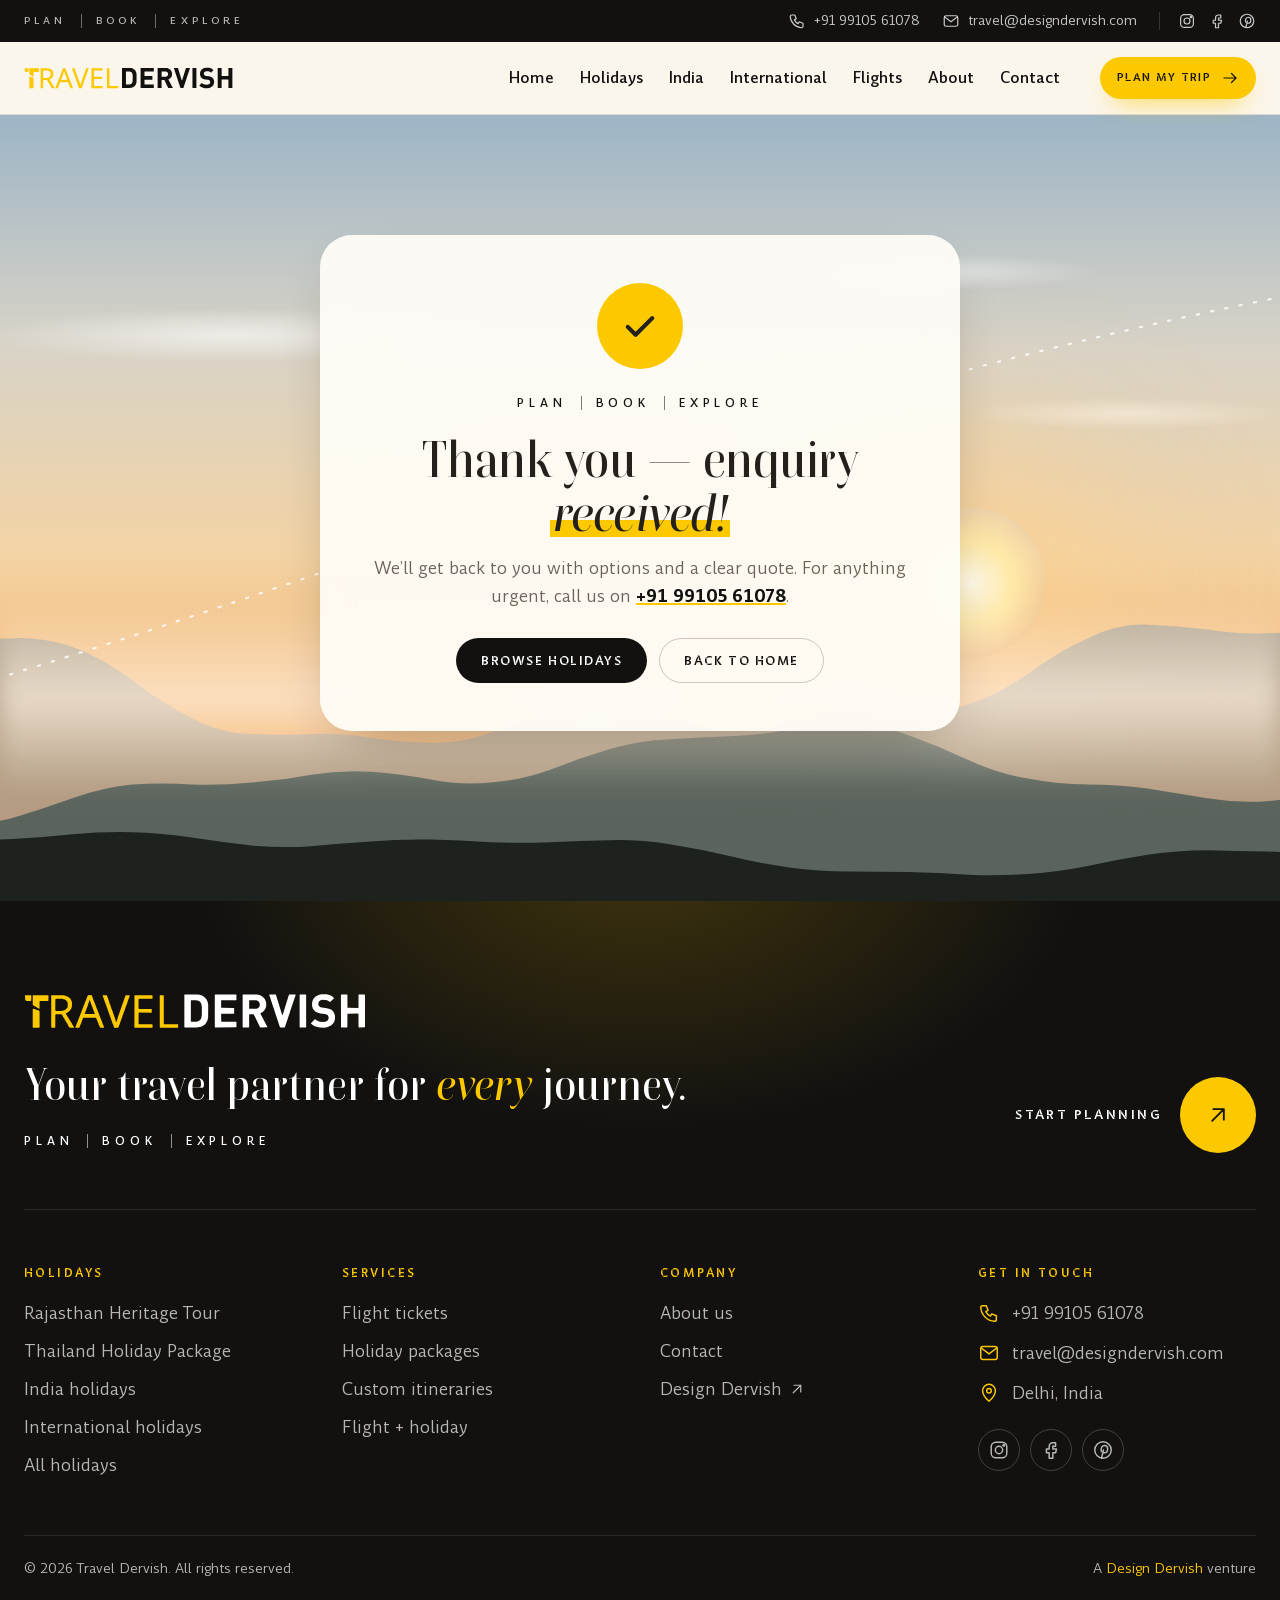
<file: website/thank-you.html>
<!doctype html>
<html lang="en">
<head>
<meta charset="utf-8">
<meta name="viewport" content="width=device-width, initial-scale=1">
<title>Thank You | Travel Dervish</title>
<meta name="description" content="Your enquiry has been sent to Travel Dervish.">
<link rel="canonical" href="https://travel.designdervish.com/thank-you">
<meta property="og:type" content="website">
<meta property="og:site_name" content="Travel Dervish">
<meta property="og:title" content="Thank You | Travel Dervish">
<meta property="og:description" content="Your enquiry has been sent to Travel Dervish.">
<meta property="og:url" content="https://travel.designdervish.com/thank-you">
<meta property="og:image" content="https://travel.designdervish.com/assets/img/og-travel-dervish.jpg">
<meta property="og:image:type" content="image/jpeg">
<meta property="og:image:width" content="1200">
<meta property="og:image:height" content="630">
<meta property="og:image:alt" content="Travel Dervish: Your Travel Partner for Every Journey">
<meta name="twitter:card" content="summary_large_image">
<meta name="twitter:image" content="https://travel.designdervish.com/assets/img/og-travel-dervish.jpg">
<meta name="theme-color" content="#121110">
<link rel="icon" href="assets/img/favicon.svg" type="image/svg+xml">
<link rel="apple-touch-icon" href="assets/img/apple-touch-icon.png">
<link rel="preload" href="assets/fonts/boska-500.woff2" as="font" type="font/woff2" crossorigin><link rel="preload" href="assets/fonts/boska-500i.woff2" as="font" type="font/woff2" crossorigin><link rel="preload" href="assets/fonts/amulya-400.woff2" as="font" type="font/woff2" crossorigin><link rel="preload" href="assets/fonts/bespoke-stencil-500.woff2" as="font" type="font/woff2" crossorigin>
<style>@font-face{font-family:'Boska';font-style:normal;font-weight:500;font-display:swap;src:url('assets/fonts/boska-500.woff2') format('woff2')}@font-face{font-family:'Boska';font-style:italic;font-weight:500;font-display:swap;src:url('assets/fonts/boska-500i.woff2') format('woff2')}@font-face{font-family:'Bespoke Stencil';font-style:normal;font-weight:500;font-display:swap;src:url('assets/fonts/bespoke-stencil-500.woff2') format('woff2')}@font-face{font-family:'Bespoke Stencil';font-style:normal;font-weight:700;font-display:swap;src:url('assets/fonts/bespoke-stencil-700.woff2') format('woff2')}@font-face{font-family:'Amulya';font-style:normal;font-weight:400;font-display:swap;src:url('assets/fonts/amulya-400.woff2') format('woff2')}@font-face{font-family:'Amulya';font-style:normal;font-weight:500;font-display:swap;src:url('assets/fonts/amulya-500.woff2') format('woff2')}@font-face{font-family:'Amulya';font-style:normal;font-weight:700;font-display:swap;src:url('assets/fonts/amulya-700.woff2') format('woff2')}@font-face{font-family:'Boska Fallback';src:local('Georgia');size-adjust:93.89%;ascent-override:102.24%;descent-override:26.63%;line-gap-override:9.59%}@font-face{font-family:'Bespoke Stencil Fallback';src:local('Arial');size-adjust:107.60%;ascent-override:91.08%;descent-override:25.09%;line-gap-override:8.36%}@font-face{font-family:'Amulya Fallback';src:local('Arial');size-adjust:108.10%;ascent-override:96.21%;descent-override:32.38%;line-gap-override:8.33%}:root{--ink:#121110;--ink-2:#1b1915;--ink-3:#2a2621;--ink-4:#3b362f;--sun:#FCC800;--sun-2:#FFDA4A;--sun-3:#E2A900;--sun-soft:#FFF4C9;--ember:#E8711C;--cream:#FBF6EC;--sand:#F3EADA;--sand-2:#E8DBC4;--paper:#FFFDF8;--text:#24211d;--muted:#6b6357;--line:rgba(18,17,16,.12);--line-2:rgba(18,17,16,.22);--f-display:'Boska','Boska Fallback',Georgia,'Times New Roman',serif;--f-label:'Bespoke Stencil','Bespoke Stencil Fallback',Arial,sans-serif;--f-body:'Amulya','Amulya Fallback',Arial,system-ui,sans-serif;--r:18px;--r-lg:28px;--shadow:0 24px 60px -28px rgba(40,26,6,.45);--shadow-sm:0 10px 26px -14px rgba(40,26,6,.4);--ease:cubic-bezier(.2,.8,.2,1);--container:1240px;--notch-bg:var(--cream);--sky:linear-gradient(180deg,#9DB5C6 0%,#D9D3C6 30%,#F3D3A4 56%,#F4AE66 80%,#E98A3F 100%)}*,*::before,*::after{box-sizing:border-box}html{scroll-behavior:smooth;-webkit-text-size-adjust:100%;overflow-x:clip}body{margin:0;font-family:var(--f-body);font-size:17px;line-height:1.65;color:var(--text);background:var(--cream);-webkit-font-smoothing:antialiased;text-rendering:optimizeLegibility;overflow-x:clip}img,video,svg{display:block;max-width:100%}img{height:auto}picture{display:contents}video{object-fit:cover}a{color:inherit;text-decoration:none}button{font:inherit;color:inherit;cursor:pointer;background:none;border:0;padding:0}h1,h2,h3,h4{font-family:var(--f-display);font-weight:500;line-height:1.08;margin:0;letter-spacing:-.01em}p{margin:0 0 1em}::selection{background:var(--sun);color:var(--ink)}:focus-visible{outline:2.5px solid var(--sun-3);outline-offset:3px}.container{width:min(var(--container),100% - 48px);margin-inline:auto}[id]{scroll-margin-top:96px}.sr-only{position:absolute;left:-9999px;top:0;z-index:999;background:var(--sun);color:var(--ink);padding:12px 18px;border-radius:10px}.sr-only:focus{left:16px;top:16px}.ta-r{text-align:right}.grow{flex:1}.i{width:22px;height:22px;flex:none;fill:none;stroke:currentColor;stroke-width:1.6;stroke-linecap:round;stroke-linejoin:round}.i--xs{width:14px;height:14px}.i--sm{width:18px;height:18px}.i--lg{width:28px;height:28px}.i--xl{width:42px;height:42px;stroke-width:1.3}.btn{position:relative;display:inline-flex;align-items:center;justify-content:center;gap:10px;padding:15px 24px;border-radius:999px;border:1.5px solid transparent;font-family:var(--f-label);font-weight:500;font-size:.8rem;letter-spacing:.12em;text-transform:uppercase;line-height:1;white-space:nowrap;transition:transform .35s var(--ease),background .3s,color .3s,border-color .3s,box-shadow .3s}.btn:hover{transform:translateY(-2px)}.btn:active{transform:translateY(0)}.btn--sun{background:var(--sun);color:var(--ink);box-shadow:0 12px 26px -12px rgba(252,200,0,.85)}.btn--sun:hover{background:var(--sun-2);box-shadow:0 16px 32px -12px rgba(252,200,0,.9)}.btn--ink{background:var(--ink);color:#fff}.btn--ink:hover{background:var(--ink-4)}.btn--ghost{border-color:rgba(255,255,255,.55);color:#fff;background:rgba(255,255,255,.06);backdrop-filter:blur(6px)}.btn--ghost:hover{background:#fff;color:var(--ink);border-color:#fff}.btn--line{border-color:var(--line-2);color:var(--ink)}.btn--line:hover{border-color:var(--ink);background:var(--ink);color:#fff}.btn--line-light{border-color:rgba(255,255,255,.3);color:#fff}.btn--line-light:hover{border-color:var(--sun);color:var(--sun)}.btn--sm{padding:11px 16px;font-size:.7rem}.btn--lg{padding:18px 30px;font-size:.84rem}.btn--block{width:100%}.btns{display:flex;flex-wrap:wrap;gap:12px;margin-top:28px}.btns--center{justify-content:center}.btns--col{flex-direction:column;margin-top:auto;gap:8px}.motto{display:inline-flex;align-items:center;gap:14px;font-weight:500;font-size:.72rem;letter-spacing:.42em;text-transform:uppercase;color:var(--ink)}.motto i{width:1px;height:14px;background:currentColor;opacity:.55}.motto--light{color:#fff}.kicker{display:inline-flex;align-items:center;gap:12px;margin-bottom:16px;font-family:var(--f-label);font-weight:500;font-size:.76rem;letter-spacing:.22em;text-transform:uppercase;color:var(--ink)}.kicker::before{content:"";width:32px;height:3px;border-radius:3px;background:var(--sun)}.kicker--light{color:#fff}.head{max-width:740px;margin-bottom:52px}.head--center{margin-inline:auto;text-align:center}.title{font-size:clamp(2.2rem,4.4vw,3.6rem)}.title em,.phero--sky .phero__title em,.center-page h1 em{font-style:italic;padding:0 .06em;-webkit-box-decoration-break:clone;box-decoration-break:clone;background:linear-gradient(180deg,transparent 62%,var(--sun) 62%,var(--sun) 90%,transparent 90%)}.head--light .title,.head--light .kicker{color:#fff}.head--light .title em{background:none;color:var(--sun)}.lead{font-size:1.12rem;color:var(--muted);margin:18px 0 0}.lead + .lead{margin-top:14px}.head--light .lead{color:rgba(255,255,255,.72)}.head-split{display:flex;align-items:flex-end;justify-content:space-between;gap:24px;margin-bottom:52px}.head-split .head{margin-bottom:0}.link-arrow{display:inline-flex;align-items:center;gap:10px;padding-bottom:6px;border-bottom:2px solid var(--sun);font-family:var(--f-label);font-size:.76rem;letter-spacing:.16em;text-transform:uppercase;white-space:nowrap}.link-arrow .i{transition:transform .3s var(--ease)}.link-arrow:hover .i{transform:translateX(4px)}.badge{position:absolute;top:16px;left:16px;z-index:2;padding:8px 13px;border-radius:999px;background:var(--sun);color:var(--ink);font-family:var(--f-label);font-size:.64rem;letter-spacing:.16em;text-transform:uppercase;line-height:1}.badge--ember{background:var(--ember);color:#fff}.chips{display:flex;flex-wrap:wrap;gap:8px;align-items:center}.chips .badge{position:static}.chips--light{margin-bottom:18px}.chips--light span:not(.badge){padding:7px 14px;border-radius:999px;background:rgba(255,255,255,.14);backdrop-filter:blur(6px);font-size:.85rem}.ticks{list-style:none;padding:0;margin:8px 0;display:grid;gap:9px}.ticks li{display:flex;gap:11px;align-items:flex-start}.ticks .i{width:21px;height:21px;padding:3.5px;margin-top:3px;border-radius:50%;background:var(--sun);color:var(--ink);stroke-width:2.6}.ticks--sm{font-size:.95rem}.barcode{display:block;flex:none;width:104px;height:36px;opacity:.85;background:repeating-linear-gradient(90deg,var(--ink) 0 2px,transparent 2px 4px,var(--ink) 4px 5px,transparent 5px 8px,var(--ink) 8px 11px,transparent 11px 12px,var(--ink) 12px 13px,transparent 13px 16px)}.stamp{position:relative;display:grid;place-items:center;width:112px;height:112px;color:#fff;flex:none}.stamp>svg{position:absolute;inset:0;width:100%;height:100%;fill:none;stroke:currentColor;stroke-width:1.2;animation:spin 28s linear infinite}.stamp text{fill:currentColor;stroke:none;font-family:var(--f-label);font-size:9.5px}.stamp b{font-family:var(--f-label);font-weight:700;font-size:1.35rem;letter-spacing:.06em}.stamp b .i{width:28px;height:28px}.stamp--ink{color:var(--ink)}.stamp--sun{color:var(--ink);background:var(--sun);border-radius:50%;box-shadow:var(--shadow-sm)}@keyframes spin{to{transform:rotate(360deg)}}[data-tilt]{transform:perspective(1100px) rotateX(var(--rx,0deg)) rotateY(var(--ry,0deg));transition:transform .7s var(--ease)}[data-tilt].is-tilting{transition:transform .12s linear}.glare{position:absolute;inset:0;z-index:6;pointer-events:none;border-radius:inherit;opacity:0;transition:opacity .4s;background:radial-gradient(circle at var(--gx,50%) var(--gy,50%),rgba(255,255,255,.45),transparent 48%);mix-blend-mode:soft-light}[data-tilt].is-tilting .glare{opacity:1}.topbar{position:relative;z-index:60;background:var(--ink);color:rgba(255,255,255,.78);font-size:.85rem}.topbar__inner{display:flex;align-items:center;justify-content:space-between;gap:20px;height:42px}.topbar .motto{font-size:.62rem;color:rgba(255,255,255,.7)}.topbar__right{display:flex;align-items:center;gap:22px}.topbar__right>a{display:inline-flex;align-items:center;gap:8px;white-space:nowrap;transition:color .2s}.topbar__right>a:hover{color:var(--sun)}.topbar__right b{color:#fff;font-weight:700}.topbar__social{display:flex;gap:12px;padding-left:18px;border-left:1px solid rgba(255,255,255,.15)}.topbar__social a:hover{color:var(--sun)}.header{position:relative;z-index:50;color:var(--ink)}.header--solid{position:sticky;top:0;background:rgba(251,246,236,.94);backdrop-filter:blur(12px);border-bottom:1px solid var(--line)}.header--overlay{position:absolute;top:42px;left:0;right:0;color:#fff}.header--overlay.is-fixed{position:fixed;top:0;color:var(--ink);background:rgba(251,246,236,.93);backdrop-filter:blur(14px) saturate(1.3);box-shadow:0 12px 30px -22px rgba(0,0,0,.55);animation:drop .55s var(--ease)}@keyframes drop{from{transform:translateY(-100%)}}.header__inner{display:flex;align-items:center;gap:28px;height:86px;transition:height .3s}.is-fixed .header__inner,.header--solid .header__inner{height:72px}.logo{display:inline-flex;color:inherit;flex:none}.logo__mark{height:22px;width:209px}.logo--light{color:#fff}.logo--lg .logo__mark{height:36px;width:342px}.nav{display:flex;gap:2px;margin-left:auto}.nav__link{position:relative;padding:10px 12px;font-weight:500;font-size:.96rem}.nav__link::after{content:"";position:absolute;left:12px;right:12px;bottom:3px;height:2px;border-radius:2px;background:var(--sun);transform:scaleX(0);transform-origin:left;transition:transform .35s var(--ease)}.nav__link:hover::after,.nav__link.is-active::after{transform:scaleX(1)}.header__actions{display:flex;align-items:center;gap:12px}.nav-toggle{display:none;width:48px;height:48px;border-radius:50%;border:1.5px solid currentColor;place-items:center}.mobile-nav{position:fixed;inset:0;z-index:120;display:flex;flex-direction:column;padding:22px 24px 30px;overflow-y:auto;background:var(--ink);color:#fff;transform:translateX(100%);visibility:hidden;transition:transform .55s var(--ease),visibility 0s .55s}.mobile-nav.is-open{transform:none;visibility:visible;transition:transform .55s var(--ease)}.mobile-nav__top{display:flex;align-items:center;justify-content:space-between;margin-bottom:24px}.mobile-nav__close{width:48px;height:48px;border-radius:50%;border:1.5px solid rgba(255,255,255,.3);display:grid;place-items:center}.m-link{display:flex;align-items:center;justify-content:space-between;padding:15px 2px;border-bottom:1px solid rgba(255,255,255,.1);font-family:var(--f-display);font-size:1.8rem}.m-link .i{color:var(--sun);opacity:.6}.m-link.is-active{color:var(--sun)}.mobile-nav__foot{margin-top:auto;padding-top:28px;display:grid;gap:12px;justify-items:center}.mobile-nav__foot .motto{margin-top:10px;font-size:.62rem;opacity:.7}.hero{position:relative;display:flex;flex-direction:column;min-height:max(700px,calc(100svh - 42px));color:#fff;background:var(--ink);overflow:hidden;isolation:isolate}.hero__stage{position:absolute;inset:-5%;z-index:-2;will-change:transform;transform:translate3d(0,0,0)}.clip{position:absolute;inset:0;opacity:0;transition:opacity 1.3s ease;overflow:hidden}.clip.is-active{opacity:1;z-index:1}.clip.is-leaving{opacity:0;z-index:0}.clip img,.clip video{position:absolute;inset:0;width:100%;height:100%;object-fit:cover}.clip video{opacity:0;transition:opacity .9s ease}.clip.is-playing video{opacity:1}.clip img,.clip video{transform:scale(1.02);backface-visibility:hidden}.clip.is-active img,.clip.is-active video,.clip.is-leaving img,.clip.is-leaving video{animation:push 12s cubic-bezier(.25,.6,.3,1) both}.clip--still.is-active img{animation:drift 26s ease-in-out infinite alternate}@keyframes push{from{transform:scale(1.14)}to{transform:scale(1.02)}}@keyframes drift{from{transform:scale(1.05) translate(0,0)}to{transform:scale(1.17) translate(-2%,-1.5%)}}.hero__shade{position:absolute;inset:0;z-index:-1;pointer-events:none;background:linear-gradient(90deg,rgba(12,10,8,.8) 0%,rgba(12,10,8,.5) 42%,rgba(12,10,8,.12) 72%),linear-gradient(0deg,rgba(12,10,8,.8) 0%,transparent 34%),linear-gradient(180deg,rgba(12,10,8,.6) 0%,transparent 26%)}.hero__inner{flex:1;display:grid;grid-template-columns:minmax(0,1fr) 430px;gap:56px;align-items:center;padding-top:128px;padding-bottom:28px}[data-depth]{will-change:transform}.hero__title{margin:20px 0 18px;font-size:clamp(3rem,6.4vw,6rem);line-height:.98;letter-spacing:-.02em}.hero__title .ln{display:block;overflow:hidden;padding-bottom:.1em;margin-bottom:-.1em}.hero__title .ln>span{display:inline-block;animation:rise 1.2s var(--ease) both .15s}.hero__title .ln + .ln>span{animation-delay:.3s}.hero__title em{color:var(--sun)}@keyframes rise{from{transform:translateY(108%)}}.hero__text{max-width:540px;font-size:1.2rem;color:rgba(255,255,255,.86);animation:fade 1.2s ease both .5s}.hero__actions{display:flex;flex-wrap:wrap;gap:14px;margin-top:30px;animation:fade 1.2s ease both .7s}.hero .motto{animation:fade 1s ease both}@keyframes fade{from{opacity:0;transform:translateY(14px)}}.hero__bottom{display:flex;align-items:flex-end;gap:22px;padding-bottom:26px}.chapters{flex:1;display:grid;grid-template-columns:repeat(4,1fr);gap:22px}.chapter{display:grid;gap:2px;text-align:left;color:rgba(255,255,255,.55);transition:color .3s}.chapter__bar{height:2px;margin-bottom:12px;border-radius:2px;background:rgba(255,255,255,.25);overflow:hidden}.chapter__bar i{display:block;height:100%;background:var(--sun);transform:scaleX(0);transform-origin:left}.chapter.is-active .chapter__bar i{animation:bar var(--chapter-dur,9s) linear forwards}.hero.is-paused .chapter.is-active .chapter__bar i{animation-play-state:paused}@keyframes bar{to{transform:scaleX(1)}}.chapter__scope{font-family:var(--f-label);font-size:.62rem;letter-spacing:.2em;text-transform:uppercase;color:var(--sun)}.chapter strong{font-family:var(--f-display);font-weight:500;font-size:1.18rem;color:#fff}.chapter small{font-size:.8rem}.chapter.is-active,.chapter:hover{color:rgba(255,255,255,.88)}.hero__pause{flex:none;width:46px;height:46px;border-radius:50%;border:1.5px solid rgba(255,255,255,.4);display:grid;place-items:center;transition:.3s}.hero__pause:hover{background:#fff;color:var(--ink)}.hero__pause .i:last-child,.hero.is-paused .hero__pause .i:first-child{display:none}.hero.is-paused .hero__pause .i:last-child{display:block}.booker{position:relative;padding:18px;border-radius:28px;color:#fff;background:rgba(18,17,16,.82);animation:fade 1s ease both .55s;border:1px solid rgba(255,255,255,.16);box-shadow:0 30px 70px -24px rgba(0,0,0,.7)}.booker__tabs{position:relative;display:grid;grid-template-columns:1fr auto 1fr;align-items:center;gap:10px;margin-bottom:14px}.booker__tabs::before{content:"";position:absolute;left:50%;top:4px;bottom:4px;width:1px;background:rgba(255,255,255,.22)}.booker__tab{display:flex;flex-direction:column;align-items:center;gap:6px;padding:10px 8px;border-radius:18px;text-align:center;font-weight:700;font-size:1.04rem;line-height:1.12;color:rgba(255,255,255,.62);transition:background .3s,color .3s}.booker__tab:hover{color:#fff}.booker__tab.is-active{color:#fff;background:rgba(255,255,255,.1)}.booker__tab.is-active .i{color:var(--sun)}.booker__tab .i--xl{width:36px;height:36px}.booker__or{position:relative;z-index:1;width:36px;height:36px;border-radius:50%;display:grid;place-items:center;background:var(--sun);color:var(--ink);font-weight:700;font-size:.9rem}.booker__panel{display:none;gap:10px}.booker__panel.is-active{display:grid;animation:fade .45s ease}.seg{display:flex;gap:4px;padding:4px;border-radius:999px;background:rgba(255,255,255,.1)}.seg label{position:relative;flex:1}.seg input{position:absolute;inset:0;opacity:0;cursor:pointer}.seg span{display:flex;align-items:center;justify-content:center;gap:7px;padding:9px 10px;border-radius:999px;cursor:pointer;font-weight:500;font-size:.84rem;white-space:nowrap;transition:background .25s,color .25s}.seg input:checked + span{background:var(--sun);color:var(--ink)}.seg input:focus-visible + span{outline:2px solid var(--sun);outline-offset:2px}.bf{display:flex;flex-direction:column;gap:1px;min-width:0;padding:7px 14px;border-radius:14px;background:rgba(255,253,248,.96);color:var(--ink);cursor:text;transition:box-shadow .2s}.bf>span{font-family:var(--f-label);font-size:.6rem;letter-spacing:.16em;text-transform:uppercase;color:var(--muted)}.bf input,.bf select{width:100%;min-width:0;padding:0;border:0;outline:0;background:transparent;font:inherit;font-weight:500;font-size:.98rem;color:var(--ink);color-scheme:light}.bf select{appearance:none;cursor:pointer}.bf:focus-within{box-shadow:0 0 0 2.5px var(--sun)}.bf[hidden]{display:none}.bf-route{display:grid;grid-template-columns:1fr auto 1fr;align-items:center;gap:8px}.bf-swap{width:38px;height:38px;border-radius:50%;display:grid;place-items:center;background:var(--sun);color:var(--ink);transition:transform .45s var(--ease)}.bf-swap:hover{transform:rotate(180deg)}.bf-row{display:grid;grid-template-columns:1fr 1fr;gap:8px}.bf-row:has(>[hidden]){grid-template-columns:1fr}.booker .btn{margin-top:4px}@media (hover:hover) and (pointer:fine) and (min-width:1025px){.booker{background:rgba(18,17,16,.52);-webkit-backdrop-filter:blur(14px) saturate(1.25);backdrop-filter:blur(14px) saturate(1.25)}}.ticker{overflow:hidden;background:var(--sun);color:var(--ink)}.ticker__track{display:flex;width:max-content;animation:marquee 40s linear infinite;will-change:transform}.ticker span{padding:17px 0;font-family:var(--f-label);font-weight:500;font-size:1.02rem;letter-spacing:.16em;text-transform:uppercase;white-space:nowrap}.ticker i{padding:17px 26px;font-style:normal;opacity:.6}@keyframes marquee{to{transform:translateX(-50%)}}.section{position:relative;padding:112px 0}.section--sand{background:var(--sand);--notch-bg:var(--sand)}.section--ink{background:var(--ink);color:#fff;--notch-bg:var(--ink)}.duo{display:grid;grid-template-columns:1fr 84px 1fr;align-items:stretch}.duo__or{position:relative;display:grid;place-items:center}.duo__or::before{content:"";position:absolute;left:50%;top:8%;bottom:8%;width:1px;background:var(--line-2)}.duo__or span{position:relative;width:56px;height:56px;border-radius:50%;display:grid;place-items:center;background:var(--sun);font-weight:700;font-size:1.05rem;box-shadow:0 0 0 9px var(--cream)}.duo__card{position:relative;display:flex;flex-direction:column;gap:14px;min-height:520px;padding:40px;border-radius:var(--r-lg);overflow:hidden;isolation:isolate}.duo__card h3{font-size:clamp(2.2rem,3.4vw,2.9rem)}.duo__card p{max-width:440px;margin:0}.duo__card .btn{align-self:flex-start;margin-top:10px}.duo__card--sky{background:linear-gradient(160deg,#FFF8E0 0%,#FCE6B9 52%,#F6C38A 100%);color:var(--ink)}.duo__card--photo{background:var(--ink);color:#fff}.duo__card--photo::before{content:"";position:absolute;inset:0;z-index:-1;background:linear-gradient(180deg,rgba(12,10,8,.2) 0%,rgba(12,10,8,.55) 45%,rgba(12,10,8,.9) 100%)}.duo__bg{position:absolute;inset:0;z-index:-2;width:100%;height:100%;object-fit:cover;transition:transform 1.4s var(--ease)}.duo__card--photo:hover .duo__bg{transform:scale(1.07)}.duo__card--photo p{color:rgba(255,255,255,.85)}.duo__top{display:flex;align-items:flex-start;justify-content:space-between;margin-bottom:auto;padding-bottom:30px}.duo__icon{width:82px;height:82px;border-radius:24px;display:grid;place-items:center;background:var(--ink);color:var(--sun)}.duo__card--photo .duo__icon{background:var(--sun);color:var(--ink)}.duo__num{font-family:var(--f-label);font-size:3.6rem;line-height:1;opacity:.16}.duo__arc{position:absolute;right:-30px;top:30px;z-index:-1;width:62%;fill:none;stroke:var(--ink);stroke-width:1.5;stroke-dasharray:4 9;opacity:.32}.worlds{display:grid;grid-template-columns:1fr 1fr;gap:28px}.world{position:relative;display:block;aspect-ratio:5 / 5.6;max-height:660px;border-radius:var(--r-lg);overflow:hidden;color:#fff;background:var(--ink);isolation:isolate}.world img,.world video{position:absolute;inset:0;z-index:-2;width:100%;height:100%;object-fit:cover;transition:transform 1.4s var(--ease),opacity .7s}.world video{opacity:0}.world.is-playing video{opacity:1}.world:hover img,.world:hover video{transform:scale(1.06)}.world::after{content:"";position:absolute;inset:0;z-index:-1;background:linear-gradient(180deg,rgba(12,10,8,.1) 30%,rgba(12,10,8,.86) 100%)}.world .stamp{position:absolute;top:24px;right:24px}.world__body{position:absolute;left:32px;right:110px;bottom:30px}.world__count{display:inline-flex;align-items:center;gap:8px;margin-bottom:14px;padding:8px 14px;border-radius:999px;background:rgba(255,255,255,.14);backdrop-filter:blur(8px);font-family:var(--f-label);font-size:.7rem;letter-spacing:.18em;text-transform:uppercase}.world h3{font-size:clamp(2.6rem,5vw,4.4rem);font-style:italic}.world p{margin:6px 0 0;color:rgba(255,255,255,.82)}.world__go{position:absolute;right:28px;bottom:30px;width:64px;height:64px;border-radius:50%;display:grid;place-items:center;background:var(--sun);color:var(--ink);transition:transform .5s var(--ease)}.world:hover .world__go{transform:rotate(45deg) scale(1.05)}.passes{display:grid;grid-template-columns:repeat(3,1fr);gap:28px;align-items:stretch}.pass{position:relative;display:flex;flex-direction:column;border-radius:26px;background:var(--paper);box-shadow:var(--shadow)}.pass__media{position:relative;display:block;aspect-ratio:16 / 10.5;overflow:hidden;border-radius:26px 26px 0 0}.pass__media img{width:100%;height:100%;object-fit:cover;transition:transform 1.2s var(--ease)}.pass:hover .pass__media img{transform:scale(1.07)}.pass__scope{position:absolute;left:16px;bottom:14px;display:inline-flex;align-items:center;gap:6px;padding:7px 12px;border-radius:999px;background:rgba(18,17,16,.62);backdrop-filter:blur(8px);color:#fff;font-family:var(--f-label);font-size:.64rem;letter-spacing:.16em;text-transform:uppercase}.pass__body{flex:1;padding:24px 26px 22px}.pass__route{display:grid;grid-template-columns:auto 1fr auto;align-items:end;gap:14px;margin-bottom:20px}.pass__route small,.pass__meta dt{display:block;font-family:var(--f-label);font-size:.6rem;letter-spacing:.18em;text-transform:uppercase;color:var(--muted)}.pass__route b{font-family:var(--f-display);font-weight:500;font-size:1.45rem;line-height:1.1}.pass__fly{position:relative;display:flex;align-items:center;gap:6px;padding-bottom:8px}.pass__fly span{flex:1;border-top:1.5px dashed var(--line-2)}.pass__fly small{position:absolute;left:0;right:0;bottom:-12px;text-align:center;letter-spacing:.12em}.pass__plane{width:20px;height:20px;transform:rotate(90deg);color:var(--ink)}.pass:hover .pass__plane{animation:hop 1.4s var(--ease) infinite}@keyframes hop{50%{translate:8px -3px}}.pass__title{font-size:1.7rem;margin-bottom:10px}.pass__title a{background:linear-gradient(var(--sun),var(--sun)) 0 92% / 0 4px no-repeat;transition:background-size .45s var(--ease)}.pass__title a:hover{background-size:100% 4px}.pass__text{margin:0;font-size:.98rem;color:var(--muted)}.pass__stub{position:relative;padding:20px 26px 24px;border-top:2px dashed var(--line-2)}.pass__stub::before,.pass__stub::after{content:"";position:absolute;top:-15px;width:14px;height:28px;background:var(--notch-bg)}.pass__stub::before{left:0;border-radius:0 14px 14px 0;box-shadow:inset -4px 0 6px -4px rgba(40,26,6,.25)}.pass__stub::after{right:0;border-radius:14px 0 0 14px;box-shadow:inset 4px 0 6px -4px rgba(40,26,6,.25)}.pass__meta{display:grid;grid-template-columns:repeat(3,1fr);gap:10px;margin:0 0 18px}.pass__meta dd{margin:3px 0 0;font-weight:700;font-size:.98rem}.pass__meta--col{grid-template-columns:1fr;gap:14px;margin:0}.pass__foot{display:flex;align-items:center;justify-content:space-between;gap:14px}.pass--blank{background:var(--ink);color:#fff}.pass__blank{position:relative;padding:32px 26px 4px}.pass__blank .stamp{position:absolute;top:-30px;right:-18px;width:92px;height:92px;color:var(--ink);background:var(--sun);border-radius:50%;box-shadow:var(--shadow-sm)}.pass--blank .pass__blank{padding-top:40px}.pass__blank .stamp b .i{width:24px;height:24px}.pass--blank .kicker{color:#fff}.pass__blank h3{margin:6px 0 10px;font-size:2.2rem}.pass__blank h3 em{color:var(--sun)}.pass__blank p{max-width:82%;margin:0;font-size:.98rem;color:rgba(255,255,255,.72)}.pass--blank .pass__route small{color:rgba(255,255,255,.55)}.pass--blank .pass__fly span{border-color:rgba(255,255,255,.3)}.pass--blank .pass__plane{color:var(--sun)}.pass__route--blank b{font-style:italic;color:rgba(255,255,255,.92)}.pass--blank .pass__stub{border-top-color:rgba(255,255,255,.2)}.pbe{overflow:hidden}.pbe::before{content:"";position:absolute;top:-320px;right:-220px;width:760px;height:760px;border-radius:50%;pointer-events:none;background:radial-gradient(circle,rgba(252,200,0,.16),transparent 64%)}.pbe__track{position:relative}.pbe__path{width:100%;height:auto;margin-bottom:-46px;overflow:visible}.pbe__path path{fill:none;stroke:rgba(255,255,255,.32);stroke-width:1.6;stroke-dasharray:5 10}.pbe__plane{color:var(--sun)}.pbe__steps{position:relative;display:grid;grid-template-columns:repeat(3,1fr);gap:28px}.pbe__step{position:relative;overflow:hidden;padding:36px 32px;border-radius:var(--r-lg);background:var(--ink-2);border:1px solid rgba(255,255,255,.08);transition:border-color .4s,transform .5s var(--ease)}.pbe__step:hover{border-color:rgba(252,200,0,.5);transform:translateY(-6px)}.pbe__num{position:absolute;top:14px;right:22px;font-family:var(--f-label);font-size:4.8rem;line-height:1;color:rgba(255,255,255,.07)}.pbe__icon{width:66px;height:66px;margin-bottom:24px;border-radius:20px;display:grid;place-items:center;background:var(--sun);color:var(--ink)}.pbe__step h3{margin-bottom:10px;font-size:2.1rem;font-style:italic}.pbe__step p{margin:0;color:rgba(255,255,255,.7)}.flow-section{overflow:hidden}.flow{position:relative;height:clamp(440px,46vw,560px);perspective:1500px;outline:none;touch-action:pan-y;-webkit-user-select:none;user-select:none;-webkit-tap-highlight-color:transparent}.flow:focus-visible{outline:2.5px solid var(--sun-3);outline-offset:-6px;border-radius:30px}.flow__stage{position:absolute;inset:0;transform-style:preserve-3d}.flow__item{position:absolute;left:50%;top:47%;width:clamp(230px,24vw,320px);aspect-ratio:3 / 4;border-radius:24px;overflow:hidden;color:#fff;background:var(--ink);transform:translate(-50%,-50%);box-shadow:0 34px 60px -28px rgba(0,0,0,.6);contain:layout paint;will-change:transform,opacity;backface-visibility:hidden;-webkit-user-drag:none}.flow__item img{position:absolute;top:0;left:-8%;width:116%;max-width:none;height:100%;object-fit:cover;pointer-events:none;will-change:transform;backface-visibility:hidden}.flow__item::after{content:"";position:absolute;inset:0;background:linear-gradient(180deg,transparent 42%,rgba(12,10,8,.88));pointer-events:none}.flow__shade{position:absolute;inset:0;z-index:2;background:rgba(12,10,8,.5);opacity:0;pointer-events:none;will-change:opacity}.flow__info{position:absolute;left:22px;right:22px;bottom:22px;z-index:1;opacity:0;transform:translate3d(0,14px,0);transition:opacity .45s ease,transform .6s var(--ease)}.flow__item.is-active .flow__info{opacity:1;transform:none;transition-delay:.08s}.flow__country{display:inline-flex;align-items:center;gap:6px;font-family:var(--f-label);font-size:.64rem;letter-spacing:.18em;text-transform:uppercase;color:var(--sun)}.flow__info h4{margin:4px 0 2px;font-size:2.1rem;font-style:italic}.flow__info>span:last-child{font-size:.9rem;color:rgba(255,255,255,.82)}.flow.is-dragging .flow__item{cursor:grabbing}html:not(.js) .flow{height:auto}html:not(.js) .flow__stage{position:static;display:flex;gap:20px;overflow-x:auto;padding:0 24px 30px}html:not(.js) .flow__item{position:relative;left:auto;top:auto;flex:0 0 260px;transform:none}html:not(.js) .flow__info{opacity:1;transform:none}.has-flow-cursor .flow,.has-flow-cursor .flow *{cursor:none}.flow-cursor{position:fixed;left:0;top:0;z-index:95;pointer-events:none;will-change:transform;transform:translate3d(-300px,-300px,0)}.flow-cursor__in{position:relative;width:98px;height:98px;margin:-49px 0 0 -49px;border-radius:50%;display:grid;place-items:center;background:var(--sun);color:var(--ink);box-shadow:0 16px 36px -14px rgba(0,0,0,.5);transform:scale(0);transition:transform .45s var(--ease),background .3s,color .3s}.flow-cursor.is-on .flow-cursor__in{transform:scale(1)}.flow-cursor.is-on.is-down .flow-cursor__in{transform:scale(.8)}.flow-cursor.is-view .flow-cursor__in{background:var(--ink);color:var(--sun)}.flow-cursor__in>span{position:absolute;inset:0;display:flex;align-items:center;justify-content:center;gap:5px;font-family:var(--f-label);font-weight:500;font-size:.66rem;letter-spacing:.16em;text-transform:uppercase;transition:opacity .25s ease,transform .35s var(--ease)}.flow-cursor__view{opacity:0;transform:scale(.6)}.flow-cursor.is-view .flow-cursor__drag{opacity:0;transform:scale(.6)}.flow-cursor.is-view .flow-cursor__view{opacity:1;transform:none}.flow-cursor .i{width:13px;height:13px;stroke-width:2.4;transition:transform .35s var(--ease)}.flow-cursor.is-down .flow-cursor__drag .i:first-child{transform:translateX(-5px)}.flow-cursor.is-down .flow-cursor__drag .i:last-child{transform:translateX(5px)}.round-nav{display:flex;gap:10px}.round-btn{width:56px;height:56px;border-radius:50%;display:grid;place-items:center;border:1.5px solid var(--line-2);transition:.3s}.round-btn:hover{border-color:var(--ink);background:var(--ink);color:#fff}.round-btn--fill{background:var(--ink);color:#fff;border-color:var(--ink)}.round-btn--fill:hover{background:var(--sun);color:var(--ink);border-color:var(--sun)}.spotlight{background:var(--ink);color:#fff;overflow:hidden}.spotlight__grid{display:grid;grid-template-columns:1fr 1fr;gap:84px;align-items:center}.spotlight__media{position:relative}.vframe{position:relative;aspect-ratio:4 / 4.6;border-radius:30px;overflow:hidden;background:var(--ink-3);box-shadow:0 40px 90px -36px rgba(0,0,0,.9)}.vframe__video{position:absolute;inset:0;width:100%;height:100%;object-fit:cover;object-position:68% center}.spot-badge{position:absolute;left:-26px;bottom:44px;z-index:3;width:122px;height:122px;border-radius:50%;display:grid;place-content:center;text-align:center;background:var(--sun);color:var(--ink);box-shadow:0 20px 40px -14px rgba(0,0,0,.6)}.spot-badge strong{font-family:var(--f-display);font-size:2.9rem;font-weight:500;line-height:.9}.spot-badge span{font-family:var(--f-label);font-size:.68rem;letter-spacing:.22em;text-transform:uppercase}.spotlight__stamp{position:absolute;top:-34px;right:-26px;z-index:3}.spotlight .kicker{color:#fff}.spotlight .title em{background:none;color:var(--sun)}.spotlight .lead{color:rgba(255,255,255,.72)}.route-chips{display:flex;flex-wrap:wrap;gap:8px;margin:26px 0 22px}.route-chips span{padding:7px 14px;border-radius:999px;border:1px solid rgba(255,255,255,.2);font-size:.85rem}.vband{position:relative;display:flex;align-items:center;min-height:640px;overflow:hidden;color:#fff;background:var(--ink);isolation:isolate}.bgvideo{position:absolute;inset:0;z-index:-2;width:100%;height:100%;object-fit:cover}video.bgvideo,video.vframe__video{opacity:0;transition:opacity .9s ease}video.bgvideo.is-playing,video.vframe__video.is-playing{opacity:1}.vband__shade{position:absolute;inset:0;z-index:-1;background:radial-gradient(ellipse at center,rgba(12,10,8,.38),rgba(12,10,8,.82))}.vband__inner{padding:120px 0;text-align:center}.vband__quote{max-width:980px;margin:26px auto 60px;font-family:var(--f-display);font-size:clamp(2.4rem,5.4vw,4.9rem);line-height:1.04}.vband__quote em,.vband__title em{color:var(--sun)}.vband__title{margin:24px 0 16px;font-size:clamp(2.8rem,6.4vw,5.4rem)}.vband__text{max-width:620px;margin:0 auto;font-size:1.15rem;color:rgba(255,255,255,.84)}.vband--cta{min-height:600px}.stats{display:grid;grid-template-columns:repeat(4,1fr);gap:22px;max-width:1040px;margin:0 auto;padding-top:38px;border-top:1px solid rgba(255,255,255,.2)}.stat strong{display:block;font-family:var(--f-label);font-weight:500;font-size:3.4rem;line-height:1;color:var(--sun)}.stat strong .i{width:54px;height:54px;margin:0 auto;stroke-width:1.3}.stat span{display:block;margin-top:10px;font-size:.92rem;color:rgba(255,255,255,.8)}.moments{display:grid;grid-template-columns:repeat(4,1fr);grid-auto-rows:230px;gap:16px}.moments a{position:relative;display:block;overflow:hidden;border-radius:22px}.moments a:nth-child(1){grid-column:span 2;grid-row:span 2}.moments a:nth-child(3){grid-row:span 2}.moments a:nth-child(5),.moments a:nth-child(6){grid-column:span 2}.moments img{width:100%;height:100%;object-fit:cover;transition:transform 1.1s var(--ease)}.moments a:hover img{transform:scale(1.07)}.moments span{position:absolute;left:14px;bottom:14px;padding:7px 13px;border-radius:999px;background:rgba(18,17,16,.62);backdrop-filter:blur(6px);color:#fff;font-size:.82rem;opacity:0;translate:0 8px;transition:opacity .4s,translate .4s var(--ease)}.moments a:hover span,.moments a:focus-visible span{opacity:1;translate:0 0}.faq-layout{display:grid;grid-template-columns:.85fr 1.15fr;gap:64px;align-items:start}.faq-layout .head{margin-bottom:30px}.faq{display:grid;gap:12px}.faq__item{overflow:hidden;border-radius:18px;background:var(--paper);border:1px solid var(--line);transition:border-color .3s,box-shadow .3s}.faq__item.is-open{border-color:var(--ink);box-shadow:var(--shadow-sm)}.faq__q{width:100%;display:flex;align-items:center;justify-content:space-between;gap:18px;padding:20px 24px;text-align:left;font-family:var(--f-display);font-size:1.28rem;font-weight:500;line-height:1.25}.faq__plus{position:relative;flex:none;width:36px;height:36px;border-radius:50%;background:var(--sand);transition:transform .45s var(--ease),background .3s}.faq__plus::before,.faq__plus::after{content:"";position:absolute;left:50%;top:50%;width:13px;height:1.8px;border-radius:2px;background:var(--ink);transform:translate(-50%,-50%)}.faq__plus::after{transform:translate(-50%,-50%) rotate(90deg)}.is-open>.faq__q .faq__plus,.is-open>.day__head .faq__plus{transform:rotate(45deg);background:var(--sun)}.faq__a,.day__body{max-height:0;overflow:hidden;transition:max-height .5s var(--ease)}.faq__a p{margin:0;padding:0 24px 22px;color:var(--muted)}.help-card{position:relative;overflow:hidden;padding:30px;border-radius:var(--r-lg);background:var(--ink);color:#fff}.help-card::after{content:"";position:absolute;right:-80px;bottom:-80px;width:220px;height:220px;border-radius:50%;background:radial-gradient(circle,rgba(252,200,0,.22),transparent 65%)}.help-card__icon{width:58px;height:58px;margin-bottom:18px;border-radius:18px;display:grid;place-items:center;background:var(--sun);color:var(--ink)}.help-card h3{margin-bottom:8px;font-size:1.75rem}.help-card p{margin:0;color:rgba(255,255,255,.72)}.help-card .btns{margin-top:20px}.help-card .btn--ink{background:var(--sun);color:var(--ink)}.help-card .btn--ink:hover{background:var(--sun-2)}.help-card .btn--line{border-color:rgba(255,255,255,.3);color:#fff}.help-card .btn--line:hover{background:#fff;color:var(--ink)}.phero{position:relative;display:flex;align-items:flex-end;min-height:clamp(540px,74vh,760px);overflow:hidden;color:#fff;background:var(--ink);isolation:isolate}.phero__inner{padding:200px 0 112px}.phero__title{max-width:16ch;margin:2px 0 18px;font-size:clamp(2.9rem,6.8vw,6.1rem);line-height:.98;letter-spacing:-.02em;animation:fade 1s ease both .1s}.phero__title em{color:var(--sun)}.phero--pkg .phero__title{max-width:22ch;font-size:clamp(2.4rem,5vw,4.5rem)}.phero__text{display:flex;flex-wrap:wrap;align-items:center;gap:8px;max-width:620px;margin:0;font-size:1.16rem;color:rgba(255,255,255,.86);animation:fade 1s ease both .25s}.phero .btns{animation:fade 1s ease both .4s}.breadcrumb{display:flex;flex-wrap:wrap;align-items:center;gap:8px;margin-bottom:26px;font-size:.86rem;color:rgba(255,255,255,.75)}.breadcrumb a:hover{color:var(--sun)}.edge{position:absolute;left:0;right:0;bottom:-1px;z-index:3;height:20px;background:radial-gradient(circle at 14px 20px,var(--cream) 9.5px,transparent 10px) 0 0 / 28px 20px repeat-x}.phero--sky{align-items:center;color:var(--ink);background:var(--sky)}.phero--sky .hero__shade{background:radial-gradient(ellipse 60% 70% at 20% 45%,rgba(251,246,236,.55),transparent 70%)}.phero--sky .phero__inner{padding:190px 0 260px}.header--solid ~ main .phero--sky .phero__inner{padding-top:110px}.phero--sky .phero__title em{color:var(--ink)}.phero--sky .phero__text{color:var(--text)}.phero--sky .breadcrumb{color:var(--muted)}.phero--sky .breadcrumb a:hover{color:var(--ink)}.phero--sky .kicker--light{color:var(--ink)}.sky{position:absolute;inset:0;overflow:hidden}.sky__sun{position:absolute;left:70%;top:50%;width:150px;height:150px;border-radius:50%;background:radial-gradient(circle,#FFFBEA 0%,#FFE9A8 38%,rgba(255,214,140,0) 72%);box-shadow:0 0 140px 70px rgba(255,210,140,.5);animation:sunrise 3.2s var(--ease) both}@keyframes sunrise{from{opacity:0;translate:0 90px}}.sky__clouds{position:absolute;inset:0;animation:clouds 70s linear infinite alternate;background:radial-gradient(ellipse 28% 5% at 18% 28%,rgba(255,255,255,.6),transparent 70%),radial-gradient(ellipse 20% 3.5% at 72% 20%,rgba(255,255,255,.5),transparent 70%),radial-gradient(ellipse 30% 4.5% at 46% 40%,rgba(255,238,215,.5),transparent 70%),radial-gradient(ellipse 18% 3% at 88% 38%,rgba(255,244,228,.55),transparent 70%)}@keyframes clouds{to{transform:translateX(-6%)}}.sky__mtn{position:absolute;left:-6%;bottom:0;width:112%;max-width:none}.sky__mtn--3{height:50%}.sky__mtn--3 path{fill:#8D99A0;opacity:.6}.sky__mtn--2{height:40%}.sky__mtn--2 path{fill:#53605A;opacity:.92}.sky__mtn--1{height:27%}.sky__mtn--1 path{fill:#1D221E}.sky__mist{position:absolute;left:0;right:0;bottom:14%;height:24%;filter:blur(12px);animation:mist 16s ease-in-out infinite alternate;background:linear-gradient(0deg,transparent,rgba(255,242,226,.7) 50%,transparent)}@keyframes mist{to{transform:translateX(4%);opacity:.7}}.sky__flight{position:absolute;inset:0;width:100%;height:100%}.sky__trail{fill:none;stroke:rgba(255,255,255,.8);stroke-width:2;stroke-dasharray:2 11;stroke-linecap:round}.sky__plane{color:#fff;filter:drop-shadow(0 4px 6px rgba(0,0,0,.25))}.phero--sky .edge{display:none}.filters{display:flex;flex-wrap:wrap;align-items:center;justify-content:space-between;gap:18px;margin-bottom:26px}.tabs{display:inline-flex;gap:4px;padding:5px;border-radius:999px;background:var(--sand)}.tab{display:inline-flex;align-items:center;gap:8px;padding:11px 20px;border-radius:999px;font-weight:500;transition:background .3s,color .3s}.tab.is-active{background:var(--ink);color:#fff}.chip{display:inline-flex;align-items:center;gap:8px;padding:9px 16px;border-radius:999px;border:1.5px solid var(--line-2);font-size:.92rem;transition:.3s}.chip .i{width:18px;height:18px}.chip:hover,.chip.is-active{border-color:var(--ink);background:var(--sun)}.count-line{margin:0 0 24px;color:var(--muted)}.listing{display:grid;gap:30px}.lpass{position:relative;display:grid;grid-template-columns:380px minmax(0,1fr) 250px;border-radius:28px;background:var(--paper);box-shadow:var(--shadow)}.lpass.is-hidden{display:none}.lpass__media{position:relative;min-height:320px;overflow:hidden;border-radius:28px 0 0 28px}.lpass__media img{position:absolute;inset:0;width:100%;height:100%;object-fit:cover;transition:transform 1.2s var(--ease)}.lpass:hover .lpass__media img{transform:scale(1.06)}.lpass__body{padding:32px 34px}.lpass__region{display:inline-flex;align-items:center;gap:8px;margin-bottom:10px;font-family:var(--f-label);font-size:.68rem;letter-spacing:.18em;text-transform:uppercase;color:var(--muted)}.lpass h3{margin-bottom:14px;font-size:clamp(1.6rem,2.4vw,2.15rem)}.lpass__route{display:flex;flex-wrap:wrap;gap:6px 0;margin-bottom:14px;font-size:.86rem;font-weight:500}.lpass__route span:not(:last-child)::after{content:"\2192";margin:0 8px;color:var(--sun-3)}.lpass p{color:var(--muted)}.lpass__cats{list-style:none;display:flex;flex-wrap:wrap;gap:8px;margin:0;padding:0}.lpass__cats li{display:inline-flex;align-items:center;gap:6px;padding:6px 12px;border-radius:999px;background:var(--sand);font-size:.85rem}.lpass__cats .i{width:15px;height:15px}.lpass__stub{position:relative;display:flex;flex-direction:column;gap:18px;padding:32px 26px;border-left:2px dashed var(--line-2)}.lpass__stub::before,.lpass__stub::after{content:"";position:absolute;left:-15px;width:28px;height:14px;background:var(--notch-bg)}.lpass__stub::before{top:0;border-radius:0 0 14px 14px;box-shadow:inset 0 -4px 6px -4px rgba(40,26,6,.25)}.lpass__stub::after{bottom:0;border-radius:14px 14px 0 0;box-shadow:inset 0 4px 6px -4px rgba(40,26,6,.25)}.suggest{display:grid;grid-template-columns:auto 1fr auto;align-items:center;gap:30px;margin-top:44px;padding:34px 40px;border-radius:var(--r-lg);background:var(--sun)}.suggest .kicker::before{background:var(--ink)}.suggest h3{margin-bottom:6px;font-size:2.1rem}.suggest p{max-width:620px;margin:0}.suggest .btn--sun{background:var(--ink);color:#fff;box-shadow:none}.suggest .btn--sun:hover{background:var(--ink-4)}.pkg-top{position:relative;z-index:4;margin-top:-58px}.facts{display:grid;grid-template-columns:repeat(4,1fr);padding:10px;border-radius:24px;background:var(--paper);box-shadow:var(--shadow)}.fact{display:flex;align-items:center;gap:14px;padding:18px 20px}.fact:not(:last-child){border-right:1.5px dashed var(--line-2)}.fact__icon{flex:none;width:50px;height:50px;border-radius:15px;display:grid;place-items:center;background:var(--sun);color:var(--ink)}.fact small{display:block;font-family:var(--f-label);font-size:.6rem;letter-spacing:.18em;text-transform:uppercase;color:var(--muted)}.fact strong{font-size:.98rem;line-height:1.3}.pkg-gallery{position:relative;display:grid;grid-template-columns:2fr 1fr 1fr;grid-template-rows:230px 230px;gap:12px;margin-top:28px}.pkg-gallery button{position:relative;overflow:hidden;border-radius:20px}.pkg-gallery img{width:100%;height:100%;object-fit:cover;transition:transform .9s var(--ease)}.pkg-gallery button:hover img{transform:scale(1.06)}.g-main{grid-row:span 2}.pkg-gallery .pkg-gallery__all{position:absolute;right:16px;bottom:16px;display:inline-flex;align-items:center;gap:8px;padding:11px 17px;border-radius:999px;background:var(--paper);font-weight:700;font-size:.88rem;box-shadow:var(--shadow-sm)}.pkg-layout{display:grid;grid-template-columns:minmax(0,1fr) 390px;gap:56px;align-items:start;padding-top:50px;padding-bottom:110px}.pkg-tabs{position:sticky;top:72px;z-index:5;display:flex;gap:4px;overflow-x:auto;padding:10px 0;margin-bottom:10px;scrollbar-width:none;background:rgba(251,246,236,.94);backdrop-filter:blur(10px);border-bottom:1px solid var(--line)}.pkg-tabs::-webkit-scrollbar{display:none}.pkg-tabs a{padding:9px 16px;border-radius:999px;font-weight:500;font-size:.93rem;white-space:nowrap;transition:background .3s,color .3s}.pkg-tabs a:hover{background:var(--sand)}.pkg-tabs a.is-active{background:var(--ink);color:#fff}.pkg-section{padding:40px 0 10px;scroll-margin-top:140px}.pkg-section h2{display:flex;align-items:center;gap:14px;margin-bottom:22px;font-size:2.1rem}.pkg-section h2>.i{width:42px;height:42px;padding:9px;border-radius:13px;background:var(--sun);color:var(--ink)}.pkg-section>p{font-size:1.08rem;color:var(--muted)}.highlights{list-style:none;display:grid;grid-template-columns:1fr 1fr;gap:12px;margin:0;padding:0}.highlights li{display:flex;align-items:flex-start;gap:12px;padding:14px 16px;border-radius:15px;background:var(--paper);border:1px solid var(--line);font-size:.97rem}.highlights .i{flex:none;width:22px;height:22px;margin-top:2px;padding:4px;border-radius:50%;background:var(--sun);stroke-width:2.6}.route{position:relative;list-style:none;display:flex;flex-wrap:wrap;row-gap:28px;margin:0;padding:6px 0 0}.route li{position:relative;flex:1 0 104px;display:flex;flex-direction:column;align-items:center;gap:6px;text-align:center}.route li::before{content:"";position:absolute;top:8px;left:50%;width:100%;border-top:2px dashed var(--line-2)}.route li:last-child::before{display:none}.route li i{position:relative;z-index:1;width:18px;height:18px;border-radius:50%;background:var(--paper);border:3px solid var(--ink)}.route li:first-child i,.route li:last-child i{background:var(--sun)}.route span{font-weight:700;font-size:.95rem}.route small{font-family:var(--f-label);font-size:.64rem;letter-spacing:.16em;color:var(--muted)}.itinerary{display:grid;gap:12px}.day{overflow:hidden;border-radius:20px;background:var(--paper);border:1px solid var(--line);transition:border-color .3s,box-shadow .3s}.day.is-open{border-color:var(--ink);box-shadow:var(--shadow-sm)}.day__head{width:100%;display:grid;grid-template-columns:auto 1fr auto;align-items:center;gap:18px;padding:16px 20px;text-align:left}.day__num{width:64px;height:64px;border-radius:17px;display:flex;flex-direction:column;align-items:center;justify-content:center;line-height:1;background:var(--ink);color:#fff;transition:.3s}.day.is-open .day__num{background:var(--sun);color:var(--ink)}.day__num small{font-family:var(--f-label);font-size:.56rem;letter-spacing:.18em;text-transform:uppercase}.day__num strong{font-family:var(--f-label);font-size:1.55rem;font-weight:500}.day__title{display:block;font-family:var(--f-display);font-size:1.32rem;font-weight:500;line-height:1.2}.day__meta{display:flex;flex-wrap:wrap;gap:6px 16px;margin-top:6px;font-size:.84rem;color:var(--muted)}.day__meta span{display:inline-flex;align-items:center;gap:6px}.day__meta .i{width:15px;height:15px}.day__inner{padding:0 26px 26px 102px;color:var(--muted)}.day__inner img{width:100%;max-height:330px;margin:14px 0;border-radius:15px;object-fit:cover}.day__stay{display:inline-flex;align-items:center;gap:8px;padding:7px 14px;border-radius:999px;background:var(--sand);color:var(--ink);font-size:.86rem;font-weight:700}.overview-table{margin:0;overflow:hidden;border-radius:20px;background:var(--paper);border:1px solid var(--line)}.overview-table div{display:grid;grid-template-columns:220px 1fr;border-bottom:1px solid var(--line)}.overview-table div:last-child{border-bottom:0}.overview-table dt{display:flex;align-items:center;padding:14px 20px;background:var(--sand);font-family:var(--f-label);font-size:.7rem;letter-spacing:.16em;text-transform:uppercase}.overview-table dd{margin:0;padding:14px 20px}.notes{list-style:none;display:grid;gap:10px;margin:0;padding:0}.notes li{display:flex;align-items:flex-start;gap:12px;padding:14px 18px;border-radius:15px;background:var(--sun-soft);border:1px solid rgba(226,169,0,.35)}.notes .i{flex:none;margin-top:2px}.aside{position:sticky;top:92px;display:grid;gap:16px}.aside-card{overflow:hidden;border-radius:26px;background:var(--paper);box-shadow:var(--shadow)}.aside-card__head{position:relative;padding:26px 26px 30px;background:var(--ink);color:#fff}.aside-card__head .kicker{margin-bottom:6px}.aside-card__head strong{display:block;margin:2px 0;font-family:var(--f-display);font-size:2.1rem;font-weight:500}.aside-card__head>span:last-child{font-size:.92rem;color:rgba(255,255,255,.7)}.aside-card__head::after{content:"";position:absolute;left:0;right:0;bottom:-1px;height:12px;background:radial-gradient(circle at 8px 12px,var(--paper) 6px,transparent 6.5px) 0 0 / 16px 12px repeat-x}.aside-card__body{padding:22px 24px 24px}.aside-mini{display:flex;align-items:center;gap:14px;padding:14px 16px;border-radius:20px;background:var(--paper);border:1px solid var(--line)}.aside-mini strong{display:block;font-size:.98rem}.aside-mini a{font-size:.9rem;color:var(--muted);text-decoration:underline;text-decoration-color:var(--sun);text-decoration-thickness:2px;text-underline-offset:3px}.aside-mini a:hover{color:var(--ink)}.form{display:grid;gap:14px}.form-row{display:grid;grid-template-columns:1fr 1fr;gap:14px}.form-group{display:grid;gap:14px;padding:18px;border-radius:20px;background:var(--sand);border:1.5px dashed var(--line-2)}.form-group[hidden]{display:none}.field{display:flex;flex-direction:column;gap:6px;min-width:0}.field[hidden]{display:none}.field label,.seg-field legend{font-family:var(--f-label);font-size:.66rem;letter-spacing:.16em;text-transform:uppercase;color:var(--muted)}.field input,.field select,.field textarea{width:100%;min-width:0;padding:12px 14px;border-radius:13px;border:1.5px solid var(--line-2);background:var(--paper);font:inherit;font-size:1rem;color:var(--ink);color-scheme:light;transition:border-color .2s,box-shadow .2s}.field select{appearance:none;padding-right:38px;cursor:pointer;background:var(--paper) url("data:image/svg+xml,%3Csvg xmlns='http://www.w3.org/2000/svg' viewBox='0 0 24 24' fill='none' stroke='%23121110' stroke-width='2' stroke-linecap='round' stroke-linejoin='round'%3E%3Cpath d='M6 9l6 6 6-6'/%3E%3C/svg%3E") no-repeat right 12px center / 16px}.field textarea{min-height:110px;resize:vertical}.field input:focus,.field select:focus,.field textarea:focus{outline:none;border-color:var(--ink);box-shadow:0 0 0 4px rgba(252,200,0,.45)}.seg-field{min-width:0;margin:0;padding:0;border:0}.seg-field legend{margin-bottom:8px;padding:0}.form .seg{flex-wrap:wrap;border-radius:18px;background:var(--sand)}.form .seg label{flex:1 1 150px}.form .seg span{padding:13px 10px;border-radius:14px;color:var(--ink)}.check{display:flex;align-items:center;gap:10px;font-size:.93rem;cursor:pointer}.check input{width:18px;height:18px;accent-color:var(--ink)}.hp{position:absolute;left:-9999px;width:1px;height:1px;overflow:hidden}.alert{display:none;padding:12px 16px;border-radius:13px;font-size:.92rem}.alert--error{background:#FDE7E1;color:#8A2A12;border:1px solid #F3B9A8}.alert.is-shown{display:block}.or{text-align:center;font-size:.85rem;color:var(--muted)}.form-note{margin:0;text-align:center;font-size:.82rem;color:var(--muted)}.flights__grid{display:grid;grid-template-columns:minmax(0,1.15fr) minmax(0,.85fr);gap:56px;align-items:start}.panel{position:relative;padding:38px;border-radius:30px;background:var(--paper);box-shadow:var(--shadow)}.panel--ticket{border-top:8px solid var(--sun)}.panel__head{display:flex;align-items:center;gap:16px;margin-bottom:22px}.panel__icon{flex:none;width:62px;height:62px;border-radius:19px;display:grid;place-items:center;background:var(--ink);color:var(--sun)}.panel__head .kicker{margin-bottom:4px}.panel__head h2{font-size:clamp(1.8rem,3vw,2.3rem)}.panel__lead{margin:-6px 0 22px;color:var(--muted)}.flights__side .head{margin-bottom:28px}.whys{display:grid;gap:14px}.why{display:flex;align-items:flex-start;gap:16px;padding:18px;border-radius:20px;background:var(--paper);border:1px solid var(--line)}.why__icon{flex:none;width:56px;height:56px;border-radius:17px;display:grid;place-items:center;background:var(--sun);color:var(--ink)}.why h3{margin-bottom:4px;font-size:1.35rem}.why p{margin:0;font-size:.95rem;color:var(--muted)}.mini-pass{display:flex;align-items:center;justify-content:space-between;gap:16px;margin-top:18px;padding:22px 26px;border-radius:22px;background:var(--ink);color:#fff}.mini-pass small{display:block;font-family:var(--f-label);font-size:.62rem;letter-spacing:.18em;text-transform:uppercase;color:var(--sun)}.mini-pass strong{display:block;font-family:var(--f-display);font-size:1.7rem;font-weight:500}.mini-pass a{font-weight:700}.mini-pass a:hover{color:var(--sun)}.mini-pass .barcode{background:repeating-linear-gradient(90deg,#fff 0 2px,transparent 2px 4px,#fff 4px 5px,transparent 5px 8px,#fff 8px 11px,transparent 11px 12px,#fff 12px 13px,transparent 13px 16px)}.contact-grid{display:grid;grid-template-columns:minmax(0,1.3fr) minmax(0,.7fr);gap:40px;align-items:start}.contact-side{position:sticky;top:92px;display:grid;gap:18px}.person{overflow:hidden;border-radius:28px;background:var(--ink);color:#fff}.person__img{width:100%;aspect-ratio:16 / 9;object-fit:cover}.person__body{display:grid;gap:9px;padding:24px 26px 28px}.person__body .kicker{margin-bottom:0;color:#fff}.person__name{font-family:var(--f-display);font-size:2.1rem;font-weight:500;line-height:1.1}a.person__name:hover{color:var(--sun)}.person__line{display:flex;align-items:center;gap:10px;color:rgba(255,255,255,.85);word-break:break-word}a.person__line:hover{color:var(--sun)}.person .motto{margin-top:12px;font-size:.6rem;color:var(--sun)}.info-card{display:flex;align-items:center;gap:14px;padding:16px;border-radius:20px;background:var(--paper);border:1px solid var(--line)}.info-card small{display:block;font-family:var(--f-label);font-size:.62rem;letter-spacing:.16em;text-transform:uppercase;color:var(--muted)}.split{display:grid;grid-template-columns:1fr 1fr;gap:84px;align-items:center}.collage{position:relative;padding-bottom:90px}.collage .c1{width:100%;aspect-ratio:4 / 3.3;border-radius:30px;object-fit:cover;box-shadow:var(--shadow)}.collage .c2{position:absolute;right:-18px;bottom:0;width:48%;border-radius:24px;border:8px solid var(--cream);box-shadow:var(--shadow)}.collage__stamp{position:absolute;left:-24px;bottom:50px}.values{display:grid;grid-template-columns:repeat(4,1fr);gap:20px}.value{position:relative;overflow:hidden;padding:30px 26px;border-radius:26px;background:var(--paper);border:1px solid var(--line)}.value h3{margin:20px 0 8px;font-size:1.55rem}.value p{margin:0;font-size:.96rem;color:var(--muted)}.footer{position:relative;overflow:hidden;padding-top:92px;background:var(--ink);color:rgba(255,255,255,.7)}.footer__glow{position:absolute;left:50%;top:-380px;width:1000px;height:640px;transform:translateX(-50%);pointer-events:none;background:radial-gradient(ellipse at center,rgba(252,200,0,.2),transparent 64%)}.footer__top{position:relative;display:flex;align-items:flex-end;justify-content:space-between;gap:30px;padding-bottom:56px;border-bottom:1px solid rgba(255,255,255,.1)}.footer__tag{margin:24px 0 16px;font-family:var(--f-display);font-size:clamp(1.9rem,3.4vw,2.9rem);line-height:1.1;color:#fff}.footer__tag em{color:var(--sun)}.footer__cta{display:inline-flex;align-items:center;gap:18px;font-family:var(--f-label);font-size:.84rem;letter-spacing:.18em;text-transform:uppercase;color:#fff}.footer__cta .i{width:76px;height:76px;padding:24px;border-radius:50%;background:var(--sun);color:var(--ink);transition:transform .5s var(--ease)}.footer__cta:hover .i{transform:rotate(45deg)}.footer__grid{position:relative;display:grid;grid-template-columns:repeat(4,1fr);gap:40px;padding:56px 0}.footer h4{margin-bottom:20px;font-family:var(--f-label);font-weight:500;font-size:.76rem;letter-spacing:.2em;text-transform:uppercase;color:var(--sun)}.footer__links{display:grid;gap:10px;justify-items:start}.footer__links a{display:inline-flex;align-items:center;gap:6px;transition:color .2s}.footer__links a:hover{color:#fff}.footer__contact{list-style:none;display:grid;gap:12px;margin:0 0 22px;padding:0}.footer__contact li{display:flex;align-items:center;gap:12px;word-break:break-word}.footer__contact .i{color:var(--sun)}.footer__contact a:hover{color:#fff}.socials{display:flex;gap:10px}.socials a{width:42px;height:42px;border-radius:50%;display:grid;place-items:center;border:1px solid rgba(255,255,255,.2);transition:.3s}.socials a:hover{background:var(--sun);border-color:var(--sun);color:var(--ink)}.footer__bottom{display:flex;flex-wrap:wrap;justify-content:space-between;gap:20px;padding:22px 0 30px;border-top:1px solid rgba(255,255,255,.1);font-size:.85rem}.footer__bottom a{color:var(--sun)}.to-top{position:fixed;right:22px;bottom:22px;z-index:40;width:52px;height:52px;border-radius:50%;display:grid;place-items:center;background:var(--sun);color:var(--ink);box-shadow:var(--shadow-sm);opacity:0;translate:0 20px;pointer-events:none;transition:opacity .4s,translate .4s var(--ease)}.to-top.is-visible{opacity:1;translate:0 0;pointer-events:auto}.wa-float{position:fixed;left:22px;bottom:22px;z-index:40;width:56px;height:56px;border-radius:50%;display:grid;place-items:center;background:#25D366;color:#fff;box-shadow:var(--shadow-sm)}.lightbox{position:fixed;inset:0;z-index:200;display:none;align-items:center;justify-content:center;padding:60px 90px;background:rgba(12,10,8,.95)}.lightbox.is-open{display:flex}.lightbox img{max-width:100%;max-height:82vh;border-radius:16px}.lightbox button{position:absolute;width:54px;height:54px;border-radius:50%;display:grid;place-items:center;background:rgba(255,255,255,.1);color:#fff;transition:.3s}.lightbox button:hover{background:var(--sun);color:var(--ink)}.lightbox__close{top:20px;right:20px}.lightbox__prev{left:20px;top:50%;translate:0 -50%}.lightbox__next{right:20px;top:50%;translate:0 -50%}.lightbox__cap{position:absolute;left:0;right:0;bottom:22px;text-align:center;font-size:.92rem;color:rgba(255,255,255,.8)}.center-page{position:relative;display:grid;place-items:center;min-height:calc(100vh - 114px);padding:90px 20px 140px;overflow:hidden;background:var(--sky)}.center-page__sky{position:absolute;inset:0}.center-page__card{position:relative;z-index:2;max-width:640px;padding:48px 42px;border-radius:32px;text-align:center;background:rgba(255,253,248,.92);backdrop-filter:blur(14px);box-shadow:var(--shadow)}.center-page h1{margin:18px 0 14px;font-size:clamp(2rem,4vw,3.1rem)}.center-page p{color:var(--muted)}.center-page p a{color:var(--ink);font-weight:700;text-decoration:underline;text-decoration-color:var(--sun);text-decoration-thickness:2px}.check-circle{width:86px;height:86px;margin:0 auto 18px;border-radius:50%;display:grid;place-items:center;background:var(--sun)}.check-circle .i{width:42px;height:42px;stroke-width:2.4}.big{display:flex;align-items:center;justify-content:center;gap:4px;font-family:var(--f-label);font-size:6.4rem;line-height:1}.big .i{width:84px;height:84px;color:var(--sun-3);transform:rotate(45deg)}.is-idle,.is-idle *{animation-play-state:paused !important}.js [data-reveal]{opacity:0;translate:0 28px;transition:opacity .75s var(--ease),translate .75s var(--ease),transform .7s var(--ease)}.js [data-reveal].is-visible{opacity:1;translate:0 0}.js .passes>:nth-child(2),.js .worlds>:nth-child(2),.js .pbe__steps>:nth-child(2),.js .values>:nth-child(2),.js .whys>:nth-child(2){transition-delay:.12s}.js .passes>:nth-child(3),.js .pbe__steps>:nth-child(3),.js .values>:nth-child(3),.js .whys>:nth-child(3){transition-delay:.24s}.js .values>:nth-child(4),.js .whys>:nth-child(4){transition-delay:.36s}.js [data-tilt][data-reveal].is-visible{transition:opacity .75s var(--ease),translate .75s var(--ease),transform .7s var(--ease)}.js [data-tilt][data-reveal].is-visible.is-tilting{transition:opacity .75s,translate .75s,transform .12s linear}@media (max-width:1180px){.nav{display:none}.nav-toggle{display:grid}.header__actions{margin-left:auto}.hero__inner{grid-template-columns:minmax(0,1fr) 390px;gap:36px}.lpass{grid-template-columns:300px minmax(0,1fr) 230px}}@media (max-width:1024px){.section{padding:92px 0}.hero__inner{grid-template-columns:1fr;gap:40px;padding-top:160px}.booker{max-width:560px}.chapters{grid-template-columns:repeat(4,1fr);gap:14px}.chapter small{display:none}.duo{grid-template-columns:1fr;gap:0}.duo__or{height:84px}.duo__or::before{left:8%;right:8%;top:50%;bottom:auto;width:auto;height:1px}.duo__card{min-height:460px}.passes{grid-template-columns:repeat(2,1fr)}.spotlight__grid,.split,.faq-layout,.contact-grid,.flights__grid{grid-template-columns:1fr;gap:56px}.spotlight__media{max-width:560px}.pkg-layout{grid-template-columns:1fr}.aside,.contact-side{position:static}.facts{grid-template-columns:repeat(2,1fr)}.fact:nth-child(2){border-right:0}.values{grid-template-columns:repeat(2,1fr)}.footer__grid{grid-template-columns:repeat(2,1fr)}.stats{grid-template-columns:repeat(2,1fr);row-gap:34px}.lpass{grid-template-columns:280px minmax(0,1fr)}.lpass__stub{grid-column:1 / -1;flex-direction:row;flex-wrap:wrap;align-items:center;border-left:0;border-top:2px dashed var(--line-2)}.lpass__stub::before,.lpass__stub::after{top:-15px;width:14px;height:28px}.lpass__stub::before{left:0;border-radius:0 14px 14px 0;box-shadow:inset -4px 0 6px -4px rgba(40,26,6,.25)}.lpass__stub::after{left:auto;right:0;bottom:auto;border-radius:14px 0 0 14px;box-shadow:inset 4px 0 6px -4px rgba(40,26,6,.25)}.lpass__stub .pass__meta--col{grid-template-columns:repeat(3,auto);gap:24px}.lpass__stub .btns--col{flex-direction:row;margin-left:auto;margin-top:0}.lpass__media{border-radius:28px 0 0 0}}@media (max-width:860px){.pbe__steps{grid-template-columns:1fr}.pbe__path{display:none}.suggest{grid-template-columns:1fr;text-align:left}.moments{grid-template-columns:repeat(2,1fr);grid-auto-rows:180px}.moments a:nth-child(n){grid-column:auto;grid-row:auto}.moments a:nth-child(1){grid-column:span 2;grid-row:span 2}}@media (max-width:760px){body{font-size:16px}.container{width:calc(100% - 36px)}.section{padding:76px 0}.topbar .motto,.hide-sm{display:none}.topbar__inner{justify-content:center}.header__inner{height:72px}.head,.head-split{margin-bottom:36px}.head-split{flex-direction:column;align-items:flex-start}.hero{min-height:0}.hero__inner{padding-top:140px;padding-bottom:24px}.hero__title{font-size:clamp(2.6rem,11vw,3.6rem)}.hero__text{font-size:1.05rem}.booker{padding:16px;border-radius:24px}.booker__tab{font-size:.95rem;padding:10px 6px}.booker__tab .i--xl{width:34px;height:34px}.seg span{font-size:.78rem;padding:8px 6px}.chapters{gap:10px}.chapter:not(.is-active) strong,.chapter:not(.is-active) .chapter__scope{opacity:.5}.chapter strong{font-size:.92rem}.chapter__scope{font-size:.54rem}.duo__card{padding:30px 26px;min-height:0}.duo__top{padding-bottom:50px}.passes,.worlds,.values{grid-template-columns:1fr}.world{aspect-ratio:4 / 4.3}.world .stamp{width:88px;height:88px;top:16px;right:16px}.world__body{left:22px;right:92px;bottom:22px}.world__go{right:20px;bottom:22px;width:54px;height:54px}.flow{height:470px}.flow__item{width:250px}.spot-badge{left:12px;bottom:16px;width:96px;height:96px}.spot-badge strong{font-size:2.2rem}.spotlight__stamp{right:8px;top:-26px;width:92px;height:92px}.vband{min-height:560px}.stat strong{font-size:2.6rem}.phero__inner{padding:160px 0 96px}.phero--sky .phero__inner{padding:150px 0 230px}.header--solid ~ main .phero--sky .phero__inner{padding-top:80px}.facts{grid-template-columns:1fr;padding:6px 14px}.fact{padding:14px 6px;border-right:0 !important}.fact:not(:last-child){border-bottom:1.5px dashed var(--line-2)}.pkg-gallery{grid-template-columns:1fr 1fr;grid-template-rows:220px 130px}.g-main{grid-column:span 2;grid-row:auto}.g-hide-sm{display:none}.highlights,.form-row{grid-template-columns:1fr}.overview-table div{grid-template-columns:1fr}.day__head{gap:12px;padding:14px}.day__num{width:54px;height:54px}.day__title{font-size:1.12rem}.day__inner{padding:0 18px 20px}.lpass{grid-template-columns:1fr}.lpass__media{min-height:230px;border-radius:28px 28px 0 0}.lpass__body{padding:26px 22px}.lpass__stub{padding:26px 22px}.lpass__stub .pass__meta--col{grid-template-columns:repeat(3,auto);gap:16px}.lpass__stub .btns--col{width:100%;margin-left:0}.lpass__stub .btns--col .btn{flex:1}.lpass__stub .barcode{display:none}.panel{padding:26px 20px}.collage .c2{right:0}.collage__stamp{left:8px;width:92px;height:92px}.footer__top{flex-direction:column;align-items:flex-start}.footer__grid{grid-template-columns:1fr;gap:34px;padding:44px 0}.logo--lg .logo__mark{height:28px;width:266px}.suggest{padding:28px 24px}.suggest .stamp{display:none}.lightbox{padding:60px 14px}.lightbox__prev,.lightbox__next{top:auto;bottom:14px;translate:none}}@media (max-width:480px){.logo__mark{height:18px;width:171px}.hide-xs{display:none}.topbar__social{display:none}.topbar{font-size:.8rem}.btn--lg{padding:16px 22px;font-size:.78rem}.pass__body,.pass__stub{padding-left:20px;padding-right:20px}.pass__meta{grid-template-columns:repeat(3,auto)}.pass__foot .barcode{width:70px}.bf-route{grid-template-columns:1fr}.bf-swap{justify-self:center;transform:rotate(90deg);margin:-4px 0}.bf-swap:hover{transform:rotate(270deg)}.center-page__card{padding:36px 22px}.big{font-size:4.6rem}.big .i{width:60px;height:60px}}@media (prefers-reduced-motion:reduce){*,*::before,*::after{animation-duration:.01ms !important;animation-iteration-count:1 !important;transition-duration:.01ms !important;scroll-behavior:auto !important}.js [data-reveal]{opacity:1;translate:none}.sky__plane,.pbe__plane{display:none}.clip video,.bgvideo,.vframe video,.world video{display:none}}@view-transition{navigation:auto}::view-transition-old(root){animation:vt-out .26s ease both}::view-transition-new(root){animation:vt-in .38s ease both}@keyframes vt-out{to{opacity:0}}@keyframes vt-in{from{opacity:0}}@media (prefers-reduced-motion:reduce){@view-transition{navigation:none}}</style>
<script type="speculationrules">{"prefetch": [{"where": {"and": [{"href_matches": "/*"}, {"not": {"href_matches": "/assets/*"}}, {"not": {"selector_matches": "[download], [target=_blank]"}}]}, "eagerness": "moderate"}], "prerender": [{"where": {"and": [{"href_matches": "/*"}, {"not": {"href_matches": "/assets/*"}}, {"not": {"selector_matches": "[download], [target=_blank]"}}]}, "eagerness": "moderate"}]}</script>
<script>document.documentElement.className += ' js';</script>
</head>
<body>
<svg xmlns="http://www.w3.org/2000/svg" style="display:none"><symbol id="i-pin" viewBox="0 0 24 24"><path d="M12 21s-7-6.2-7-11.5A7 7 0 0 1 19 9.5C19 14.8 12 21 12 21z"/><circle cx="12" cy="9.5" r="2.5"/></symbol><symbol id="i-check" viewBox="0 0 24 24"><path d="M5 12.5l4.5 4.5L19 7.5"/></symbol><symbol id="i-phone" viewBox="0 0 24 24"><path d="M5 4h4l2 5-2.5 1.5a11 11 0 0 0 5 5L15 13l5 2v4a2 2 0 0 1-2 2A16 16 0 0 1 3 6a2 2 0 0 1 2-2z"/></symbol><symbol id="i-mail" viewBox="0 0 24 24"><rect x="3" y="5" width="18" height="14" rx="2.5"/><path d="M3.5 6.5l8.5 6.5 8.5-6.5"/></symbol><symbol id="i-instagram" viewBox="0 0 24 24"><rect x="3.5" y="3.5" width="17" height="17" rx="5"/><circle cx="12" cy="12" r="4"/><circle cx="17.2" cy="6.8" r=".9"/></symbol><symbol id="i-facebook" viewBox="0 0 24 24"><path d="M14 8h3V4h-3a4 4 0 0 0-4 4v3H7v4h3v6h4v-6h3l1-4h-4V8z"/></symbol><symbol id="i-pinterest" viewBox="0 0 24 24"><circle cx="12" cy="12" r="9"/><path d="M10.5 20.5l2-8.5M10.2 13.6c-1-3.6 1-6.6 3.4-6.6 2.3 0 3.5 1.6 3.5 3.5 0 2.6-1.6 4.5-3.6 4.5-1 0-1.8-.6-1.6-1.6"/></symbol><symbol id="i-arrow-right" viewBox="0 0 24 24"><path d="M4 12h16M14 6l6 6-6 6"/></symbol><symbol id="i-arrow-up" viewBox="0 0 24 24"><path d="M12 20V4M6 10l6-6 6 6"/></symbol><symbol id="i-arrow-up-right" viewBox="0 0 24 24"><path d="M7 17L17 7M8 7h9v9"/></symbol><symbol id="i-menu" viewBox="0 0 24 24"><path d="M4 7h16M4 12h10M4 17h16"/></symbol><symbol id="i-close" viewBox="0 0 24 24"><path d="M6 6l12 12M18 6L6 18"/></symbol><symbol id="i-send" viewBox="0 0 24 24"><path d="M21 3L3 10.5l7 3 3 7z"/><path d="M10 13.5L21 3"/></symbol><symbol id="i-plane-fill" viewBox="0 0 24 24"><path fill="currentColor" stroke="none" d="M21 15.5v-2l-8-5V3.5a1.5 1.5 0 0 0-3 0v5l-8 5v2l8-2.5V18l-2 1.5V21l3.5-1 3.5 1v-1.5L13 18v-5z"/></symbol><symbol id="brand" viewBox="26 33 798 84"><path fill="#FCC800" fill-rule="evenodd" d="M47.33 69.83L46.33 71.00L46.33 113.17L46.83 114.00L47.83 114.33L55.67 114.00L58.50 114.33L60.67 114.17L61.67 113.67L62.50 112.67L62.33 75.50L62.17 75.00L60.83 74.00L58.33 73.50L56.83 72.50L53.33 71.67L50.33 70.17ZM343.17 38.50L342.67 39.17L342.83 113.00L343.67 113.83L345.33 114.33L348.83 114.00L384.83 114.33L385.67 113.00L385.83 108.33L385.67 106.83L384.83 105.83L359.67 106.00L353.33 105.67L352.17 104.83L352.17 39.33L351.33 38.17L345.83 38.00ZM284.50 38.17L283.83 38.67L283.50 39.50L283.83 41.50L283.50 43.67L283.83 45.67L283.50 112.50L283.83 113.33L284.50 114.00L285.67 114.33L325.00 114.17L326.00 112.83L326.17 111.00L325.83 109.67L326.00 107.17L325.67 106.50L324.67 105.83L295.33 106.00L294.00 105.50L293.33 104.67L293.33 80.50L294.33 79.00L295.17 78.67L322.83 78.83L324.00 77.67L324.33 76.33L324.00 74.50L324.17 71.17L322.83 70.17L295.50 70.33L294.17 69.83L293.17 68.50L293.33 48.33L294.33 46.83L295.83 46.33L320.33 46.50L322.17 46.17L324.33 46.67L325.33 46.17L326.00 44.67L325.83 38.83L324.83 38.00ZM210.00 38.17L209.50 38.83L209.67 40.17L211.83 45.17L212.17 47.33L213.17 48.83L214.33 53.17L215.50 55.33L216.33 58.83L217.83 61.67L218.17 63.67L219.67 67.00L220.50 70.33L221.67 72.50L222.50 75.67L223.50 77.33L224.33 81.17L225.50 83.33L226.17 86.33L227.33 88.50L228.33 92.17L229.33 94.00L230.33 98.00L231.50 100.33L232.33 103.50L233.67 106.17L236.17 113.33L236.83 114.17L237.67 114.50L240.00 114.00L242.50 114.33L245.00 114.00L246.33 113.00L247.33 111.33L247.83 108.83L249.50 105.17L250.17 102.17L251.50 99.67L252.33 96.17L253.67 93.50L254.50 90.33L255.50 88.67L256.33 84.83L257.50 82.83L258.00 80.33L261.33 72.00L262.00 69.33L263.33 66.50L263.67 64.33L265.50 60.33L266.50 56.67L267.50 54.83L270.33 45.83L271.50 44.17L272.00 41.00L272.83 39.00L272.33 38.33L270.00 38.00L264.00 38.17L262.67 39.00L261.67 42.67L260.33 45.17L257.33 55.00L256.33 56.67L255.83 59.33L254.50 62.17L253.67 65.67L252.67 67.50L251.67 71.17L250.33 74.00L249.67 76.83L248.33 79.67L247.50 83.33L246.33 85.33L243.17 96.00L241.67 100.17L240.67 101.00L240.00 100.17L239.67 96.17L238.17 92.50L237.67 89.67L236.17 86.50L235.50 83.83L234.33 81.50L233.50 78.00L229.83 68.83L228.67 64.67L227.83 63.17L227.50 61.00L226.00 57.83L223.17 48.83L222.17 46.67L221.67 44.17L220.33 41.83L219.83 39.33L219.17 38.33L218.17 38.00ZM89.67 38.67L89.17 39.67L89.50 45.17L89.50 113.17L91.00 114.17L93.33 114.33L94.67 114.00L97.33 114.17L98.17 113.83L99.00 112.83L99.00 84.67L99.33 83.83L100.83 82.67L108.50 82.83L112.83 82.50L115.50 85.17L118.33 90.50L119.67 92.17L120.83 94.83L122.00 96.17L122.67 97.83L127.50 105.33L128.33 107.67L130.00 109.83L130.50 111.50L131.83 113.17L133.17 114.17L138.50 114.00L141.33 114.33L142.17 114.00L142.83 113.17L142.67 112.33L140.17 108.67L137.50 103.67L134.17 99.00L133.17 96.67L132.00 95.50L131.33 93.83L130.00 92.17L127.67 87.67L123.67 81.33L123.67 80.50L124.17 80.00L128.67 77.67L133.67 73.33L135.67 70.50L137.17 66.83L137.83 64.17L138.00 56.67L137.50 53.00L136.17 50.33L135.50 48.00L132.67 44.67L127.50 41.00L119.00 38.50L108.83 38.00L91.83 38.00ZM99.83 47.00L102.83 46.17L106.50 46.50L114.67 46.50L118.50 47.67L121.17 48.00L124.50 50.50L127.33 54.17L128.00 56.67L128.00 62.83L127.67 66.00L126.00 68.67L123.33 71.50L120.00 73.33L118.00 74.00L111.83 74.83L101.00 74.83L100.17 74.50L99.00 72.83L99.17 48.00ZM46.33 38.83L46.50 60.50L47.17 61.33L50.17 63.33L52.50 64.33L60.67 69.83L61.83 69.83L62.33 69.33L62.33 53.17L63.00 52.17L64.00 51.67L81.17 51.67L82.50 51.17L83.00 50.50L83.17 39.33L82.50 38.33L81.67 38.00L47.33 38.00ZM28.67 38.33L28.17 39.50L28.83 48.50L30.00 50.33L32.83 51.67L41.33 51.67L42.83 51.00L43.17 43.50L43.00 39.00L42.50 38.33L41.67 38.00L29.33 38.00ZM183.00 37.83L175.67 38.00L174.50 39.17L169.50 52.33L168.33 54.50L167.67 57.50L166.33 59.83L165.50 62.83L164.33 64.67L164.00 66.83L162.33 69.83L161.50 73.00L160.17 75.33L159.50 79.17L158.33 80.50L158.00 82.50L156.50 85.33L155.50 88.67L152.33 96.00L151.83 98.17L150.33 101.00L149.67 103.67L148.33 106.00L147.33 109.33L146.00 111.83L145.83 113.33L146.83 114.33L149.33 114.00L154.00 114.17L155.50 113.33L156.50 110.17L157.50 108.50L158.17 105.83L159.50 103.67L160.33 100.00L161.50 98.00L161.67 96.67L164.00 91.50L164.67 90.83L165.67 90.50L167.50 90.83L170.33 90.50L176.17 90.83L193.00 90.67L194.83 92.33L195.50 93.50L196.00 95.67L197.50 98.83L198.50 102.00L199.50 103.67L200.33 106.83L201.83 109.67L203.00 113.17L204.33 114.17L208.17 114.00L209.50 114.33L211.83 114.17L212.83 113.17L211.50 109.00L210.50 107.33L208.50 102.00L207.67 98.67L206.00 95.33L205.83 94.17L204.33 91.67L203.50 88.33L201.83 84.83L201.67 83.50L200.33 81.00L199.67 78.33L198.50 76.33L197.50 72.83L196.33 70.67L193.33 62.33L192.33 60.50L191.83 58.00L190.33 55.17L189.67 52.17L188.17 50.00L187.17 46.33L184.50 39.50ZM178.83 50.17L179.33 50.17L179.83 50.67L181.00 53.17L182.33 58.33L183.67 60.83L184.17 63.33L185.33 65.17L186.17 68.67L187.83 72.00L188.50 74.67L189.83 77.50L190.00 79.00L191.33 80.50L190.67 81.50L189.50 82.00L169.17 82.17L168.17 81.67L167.67 80.83L169.67 76.33L170.33 73.83L171.50 71.67L171.83 69.83L173.50 66.33L174.17 63.50L175.33 61.50L176.00 57.67L177.50 54.83L177.83 51.67Z"/><path fill="currentColor" fill-rule="evenodd" d="M765.83 36.83L765.50 37.50L765.67 112.83L766.33 113.33L779.67 113.33L780.50 112.67L780.67 82.00L781.33 81.17L805.33 81.00L806.00 81.33L806.50 82.17L806.50 112.33L806.83 113.00L807.50 113.33L821.17 113.17L821.67 112.33L821.67 37.50L821.33 36.83L820.67 36.50L807.50 36.50L806.83 36.83L806.50 37.50L806.50 66.67L806.17 67.33L805.33 67.83L781.33 67.67L780.67 66.83L780.67 37.50L780.33 36.83L779.67 36.50L766.50 36.50ZM670.17 36.50L669.50 36.83L669.17 37.50L669.17 112.33L669.50 113.00L670.17 113.33L683.33 113.33L684.00 113.00L684.33 112.33L684.33 37.50L684.00 36.83L683.33 36.50ZM598.83 36.50L598.33 37.00L598.33 37.83L600.83 44.67L602.00 49.17L603.83 53.83L604.17 55.67L609.83 72.00L610.00 73.33L623.00 112.33L624.00 113.33L634.00 113.33L634.67 112.83L646.67 77.33L646.83 76.00L659.67 38.17L659.67 36.83L659.17 36.50L645.00 36.50L644.33 36.83L641.17 46.17L640.83 48.17L639.17 52.67L638.83 54.67L637.17 59.17L636.83 61.17L635.17 65.67L634.83 67.67L633.17 72.17L632.83 74.17L632.00 76.00L629.67 84.00L628.83 84.50L627.83 82.83L613.83 37.17L613.00 36.50ZM536.67 36.67L536.17 37.50L536.17 112.33L536.50 113.00L537.17 113.33L550.33 113.33L551.00 113.00L551.33 112.33L551.33 83.50L552.33 82.67L561.33 82.67L562.50 83.67L576.17 112.00L577.00 113.00L577.67 113.33L593.67 113.17L594.00 112.50L577.83 81.33L577.83 80.33L578.33 79.83L582.17 77.83L587.00 73.33L589.67 68.83L590.67 65.83L591.33 60.67L590.83 54.83L589.67 50.83L587.50 46.67L585.83 44.50L582.17 41.17L577.00 38.33L572.67 37.00L569.00 36.50ZM551.50 50.33L552.33 49.83L566.17 49.83L568.33 50.17L571.83 51.67L574.33 54.00L576.00 57.50L576.00 62.50L575.00 65.00L572.50 67.83L570.50 69.00L567.83 69.83L552.33 70.00L551.67 69.67L551.33 69.17ZM471.50 36.83L471.17 37.50L471.17 112.33L471.50 113.00L472.17 113.33L521.17 113.17L521.67 112.33L521.67 100.67L520.83 99.83L487.17 99.83L486.17 99.17L486.00 82.50L486.33 81.83L487.17 81.33L515.33 81.33L516.00 81.00L516.33 80.33L516.33 68.50L515.50 67.83L486.67 67.67L486.00 66.67L486.00 50.67L487.00 49.83L520.83 49.83L521.67 49.17L521.67 37.50L521.33 36.83L520.67 36.50L472.17 36.50ZM400.67 36.67L400.17 37.50L400.17 112.33L400.50 113.00L401.17 113.33L428.50 113.33L435.83 112.50L439.33 111.50L443.67 109.50L447.33 106.83L449.67 104.50L451.83 101.50L453.67 97.83L454.67 94.83L455.67 89.67L455.83 61.17L454.67 54.67L453.67 51.67L451.50 47.67L449.00 44.50L445.17 41.17L441.33 39.00L435.67 37.17L430.50 36.50ZM416.33 49.83L427.67 49.83L432.50 50.83L435.17 52.33L438.00 55.17L439.83 58.67L440.83 64.83L441.00 71.50L440.83 84.33L440.00 90.33L439.00 93.00L437.83 94.83L434.50 97.83L432.00 99.00L428.50 99.83L416.50 99.83L415.83 99.50L415.33 98.67L415.33 50.67ZM736.83 37.17L731.83 36.17L726.50 35.83L720.00 36.00L715.00 37.00L709.67 39.17L705.67 41.83L702.33 45.33L700.00 49.33L699.17 51.50L698.17 56.17L698.17 62.50L699.00 66.50L700.17 69.67L702.67 73.33L706.50 76.67L710.33 78.67L713.33 79.67L718.00 80.67L728.00 81.83L732.17 83.00L734.33 84.50L735.50 85.83L736.83 89.33L736.83 92.67L735.67 95.67L733.17 98.17L728.83 100.00L724.33 100.50L717.00 100.00L713.00 99.00L710.50 98.00L708.17 96.67L705.50 94.50L704.50 94.33L695.50 103.33L695.50 104.17L699.50 107.67L704.67 110.67L710.17 112.50L716.33 113.67L726.83 113.83L732.83 112.83L738.50 110.83L740.83 109.67L743.67 107.67L747.17 104.17L749.83 99.83L750.83 97.33L751.67 92.83L751.67 87.83L750.83 83.00L749.83 80.00L747.17 75.67L743.33 72.33L739.17 70.17L732.50 68.50L721.00 67.00L718.00 66.00L716.17 65.00L713.83 62.67L712.83 60.50L712.83 56.33L714.17 53.50L715.50 51.83L718.17 50.00L721.83 49.00L728.83 49.17L733.17 50.00L735.33 50.83L739.33 53.67L740.33 54.00L741.00 53.67L748.83 45.83L749.33 44.50L745.50 41.17L741.83 39.00Z"/></symbol></svg>
<a class="sr-only" href="#main">Skip to content</a>
<div class="topbar"><div class="container topbar__inner">
<div class="motto motto--light"><span>Plan</span><i></i><span>Book</span><i></i><span>Explore</span></div>
<div class="topbar__right">
<a href="tel:+919910561078"><svg class="i i--sm" aria-hidden="true"><use href="#i-phone"/></svg><span>+91 99105 61078</span></a>
<a href="mailto:travel@designdervish.com" class="hide-sm"><svg class="i i--sm" aria-hidden="true"><use href="#i-mail"/></svg><span>travel@designdervish.com</span></a>
<div class="topbar__social"><a href="https://www.instagram.com/" target="_blank" rel="noopener" aria-label="Instagram"><svg class="i i--sm" aria-hidden="true"><use href="#i-instagram"/></svg></a><a href="https://www.facebook.com/" target="_blank" rel="noopener" aria-label="Facebook"><svg class="i i--sm" aria-hidden="true"><use href="#i-facebook"/></svg></a><a href="https://www.pinterest.com/" target="_blank" rel="noopener" aria-label="Pinterest"><svg class="i i--sm" aria-hidden="true"><use href="#i-pinterest"/></svg></a></div>
</div>
</div></div>
<header class="header header--solid">
<div class="container header__inner">
<a href="/" class="logo " aria-label="Travel Dervish home"><svg class="logo__mark" viewBox="0 0 798 84" aria-hidden="true"><use href="#brand"/></svg></a>
<nav class="nav" aria-label="Main"><a class="nav__link" href="/">Home</a><a class="nav__link" href="journeys">Holidays</a><a class="nav__link" href="journeys?type=india">India</a><a class="nav__link" href="journeys?type=international">International</a><a class="nav__link" href="flights">Flights</a><a class="nav__link" href="about">About</a><a class="nav__link" href="contact">Contact</a></nav>
<div class="header__actions">
<a href="contact" class="btn btn--sun btn--sm hide-xs">Plan my trip <svg class="i i--sm" aria-hidden="true"><use href="#i-arrow-right"/></svg></a>
<button class="nav-toggle" data-nav-open aria-label="Open menu"><svg class="i" aria-hidden="true"><use href="#i-menu"/></svg></button>
</div>
</div>
</header>
<div class="mobile-nav" aria-label="Mobile menu">
<div class="mobile-nav__top"><a href="/" class="logo logo--light" aria-label="Travel Dervish home"><svg class="logo__mark" viewBox="0 0 798 84" aria-hidden="true"><use href="#brand"/></svg></a><button class="mobile-nav__close" data-nav-close aria-label="Close menu"><svg class="i" aria-hidden="true"><use href="#i-close"/></svg></button></div>
<nav class="mobile-nav__links"><a class="m-link" href="/"><span>Home</span><svg class="i i--sm" aria-hidden="true"><use href="#i-arrow-right"/></svg></a><a class="m-link" href="journeys"><span>Holidays</span><svg class="i i--sm" aria-hidden="true"><use href="#i-arrow-right"/></svg></a><a class="m-link" href="journeys?type=india"><span>India</span><svg class="i i--sm" aria-hidden="true"><use href="#i-arrow-right"/></svg></a><a class="m-link" href="journeys?type=international"><span>International</span><svg class="i i--sm" aria-hidden="true"><use href="#i-arrow-right"/></svg></a><a class="m-link" href="flights"><span>Flights</span><svg class="i i--sm" aria-hidden="true"><use href="#i-arrow-right"/></svg></a><a class="m-link" href="about"><span>About</span><svg class="i i--sm" aria-hidden="true"><use href="#i-arrow-right"/></svg></a><a class="m-link" href="contact"><span>Contact</span><svg class="i i--sm" aria-hidden="true"><use href="#i-arrow-right"/></svg></a></nav>
<div class="mobile-nav__foot">
<a href="contact" class="btn btn--sun btn--lg btn--block"><svg class="i i--sm" aria-hidden="true"><use href="#i-send"/></svg> Plan my trip</a>
<a href="tel:+919910561078" class="btn btn--line-light btn--block"><svg class="i i--sm" aria-hidden="true"><use href="#i-phone"/></svg> Call +91 99105 61078</a>
<div class="motto motto--light"><span>Plan</span><i></i><span>Book</span><i></i><span>Explore</span></div>
</div>
</div>
<main id="main">
<section class="center-page"><div class="center-page__sky" aria-hidden="true">
<div class="sky" aria-hidden="true">
<div class="sky__sun" style="--d:4"></div>
<div class="sky__clouds"></div>
<svg class="sky__mtn sky__mtn--3" style="--d:6" viewBox="0 0 1440 320" preserveAspectRatio="none"><path d="M0 320L0 107Q0 107 30 107Q60 107 90 106Q120 105 150 113Q180 122 210 140Q240 159 270 171Q300 184 330 184Q360 185 390 184Q420 183 450 187Q480 191 510 191Q540 192 570 183Q600 174 630 165Q660 157 690 160Q720 163 750 171Q780 180 810 180Q840 181 870 175Q900 170 930 168Q960 166 990 167Q1020 168 1050 160Q1080 152 1110 135Q1140 117 1170 106Q1200 94 1230 95Q1260 96 1290 99Q1320 103 1350 102Q1380 101 1410 104L1440 106L1440 320Z"/></svg><svg class="sky__mtn sky__mtn--2" style="--d:14" viewBox="0 0 1440 320" preserveAspectRatio="none"><path d="M0 320L0 238Q0 238 30 241Q60 243 90 235Q120 226 150 215Q180 204 210 201Q240 199 270 201Q300 202 330 199Q360 197 390 191Q420 186 450 188Q480 190 510 196Q540 202 570 199Q600 197 630 186Q660 174 690 165Q720 156 750 155Q780 153 810 152Q840 151 870 145Q900 140 930 140Q960 139 990 151Q1020 162 1050 176Q1080 190 1110 195Q1140 201 1170 201Q1200 201 1230 205Q1260 210 1290 215Q1320 220 1350 218Q1380 215 1410 207L1440 199L1440 320Z"/></svg><div class="sky__mist"></div><svg class="sky__mtn sky__mtn--1" style="--d:26" viewBox="0 0 1440 320" preserveAspectRatio="none"><path d="M0 320L0 230Q0 230 30 229Q60 228 90 226Q120 224 150 219Q180 215 210 216Q240 217 270 224Q300 231 330 236Q360 240 390 237Q420 233 450 230Q480 226 510 227Q540 228 570 231Q600 233 630 231Q660 229 690 228Q720 227 750 234Q780 241 810 252Q840 263 870 269Q900 275 930 275Q960 275 990 276Q1020 277 1050 280Q1080 282 1110 279Q1140 276 1170 267Q1200 257 1230 250Q1260 243 1290 243Q1320 244 1350 245Q1380 247 1410 245L1440 242L1440 320Z"/></svg>
<svg class="sky__flight" viewBox="0 0 1440 700" preserveAspectRatio="xMidYMid slice">
<path id="sky-arc" class="sky__trail" d="M-80 560 C 360 470, 820 220, 1540 120"/>
<g class="sky__plane"><use href="#i-plane-fill" x="-16" y="-16" width="32" height="32" transform="rotate(90)"/>
<animateMotion dur="16s" repeatCount="indefinite" rotate="auto"><mpath href="#sky-arc"/></animateMotion></g>
</svg>
</div></div><div class="center-page__card" data-reveal>
<div class="check-circle"><svg class="i" aria-hidden="true"><use href="#i-check"/></svg></div>
<div class="motto"><span>Plan</span><i></i><span>Book</span><i></i><span>Explore</span></div>
<h1>Thank you &mdash; enquiry <em>received!</em></h1>
<p>We&rsquo;ll get back to you with options and a clear quote. For anything urgent, call us on <a href="tel:+919910561078">+91 99105 61078</a>.</p>
<div class="btns btns--center"><a href="journeys" class="btn btn--ink">Browse holidays</a><a href="/" class="btn btn--line">Back to home</a></div></div></section>
</main>
<footer class="footer">
<div class="footer__glow" aria-hidden="true"></div>
<div class="container footer__top">
<div>
<a href="/" class="logo logo--light logo--lg" aria-label="Travel Dervish home"><svg class="logo__mark" viewBox="0 0 798 84" aria-hidden="true"><use href="#brand"/></svg></a>
<p class="footer__tag">Your travel partner for <em>every</em> journey.</p>
<div class="motto motto--light"><span>Plan</span><i></i><span>Book</span><i></i><span>Explore</span></div>
</div>
<a href="contact" class="footer__cta"><span>Start planning</span><svg class="i" aria-hidden="true"><use href="#i-arrow-up-right"/></svg></a>
</div>
<div class="container footer__grid">
<div><h4>Holidays</h4><div class="footer__links"><a href="rajasthan-heritage-tour">Rajasthan Heritage Tour</a><a href="thailand-holiday-package">Thailand Holiday Package</a><a href="journeys?type=india">India holidays</a><a href="journeys?type=international">International holidays</a><a href="journeys">All holidays</a></div></div>
<div><h4>Services</h4><div class="footer__links"><a href="flights">Flight tickets</a><a href="journeys">Holiday packages</a><a href="contact?journey=custom">Custom itineraries</a><a href="contact?service=both">Flight + holiday</a></div></div>
<div><h4>Company</h4><div class="footer__links"><a href="about">About us</a><a href="contact">Contact</a><a href="https://www.designdervish.com" target="_blank" rel="noopener">Design Dervish <svg class="i i--sm" aria-hidden="true"><use href="#i-arrow-up-right"/></svg></a></div></div>
<div>
<h4>Get in touch</h4>
<ul class="footer__contact">
<li><svg class="i" aria-hidden="true"><use href="#i-phone"/></svg><a href="tel:+919910561078">+91 99105 61078</a></li>
<li><svg class="i" aria-hidden="true"><use href="#i-mail"/></svg><a href="mailto:travel@designdervish.com">travel@designdervish.com</a></li>
<li><svg class="i" aria-hidden="true"><use href="#i-pin"/></svg><span>Delhi, India</span></li>
</ul>
<div class="socials"><a href="https://www.instagram.com/" target="_blank" rel="noopener" aria-label="Instagram"><svg class="i" aria-hidden="true"><use href="#i-instagram"/></svg></a><a href="https://www.facebook.com/" target="_blank" rel="noopener" aria-label="Facebook"><svg class="i" aria-hidden="true"><use href="#i-facebook"/></svg></a><a href="https://www.pinterest.com/" target="_blank" rel="noopener" aria-label="Pinterest"><svg class="i" aria-hidden="true"><use href="#i-pinterest"/></svg></a></div>
</div>
</div>
<div class="container footer__bottom">
<span>&copy; <span data-year>2026</span> Travel Dervish. All rights reserved.</span>
<span>A <a href="https://www.designdervish.com" target="_blank" rel="noopener">Design Dervish</a> venture</span>
</div>
</footer>
<button class="to-top" aria-label="Back to top"><svg class="i" aria-hidden="true"><use href="#i-arrow-up"/></svg></button>
<script src="assets/js/site.js?v=c1b1dfc6" defer></script>
</body>
</html>
</file>
